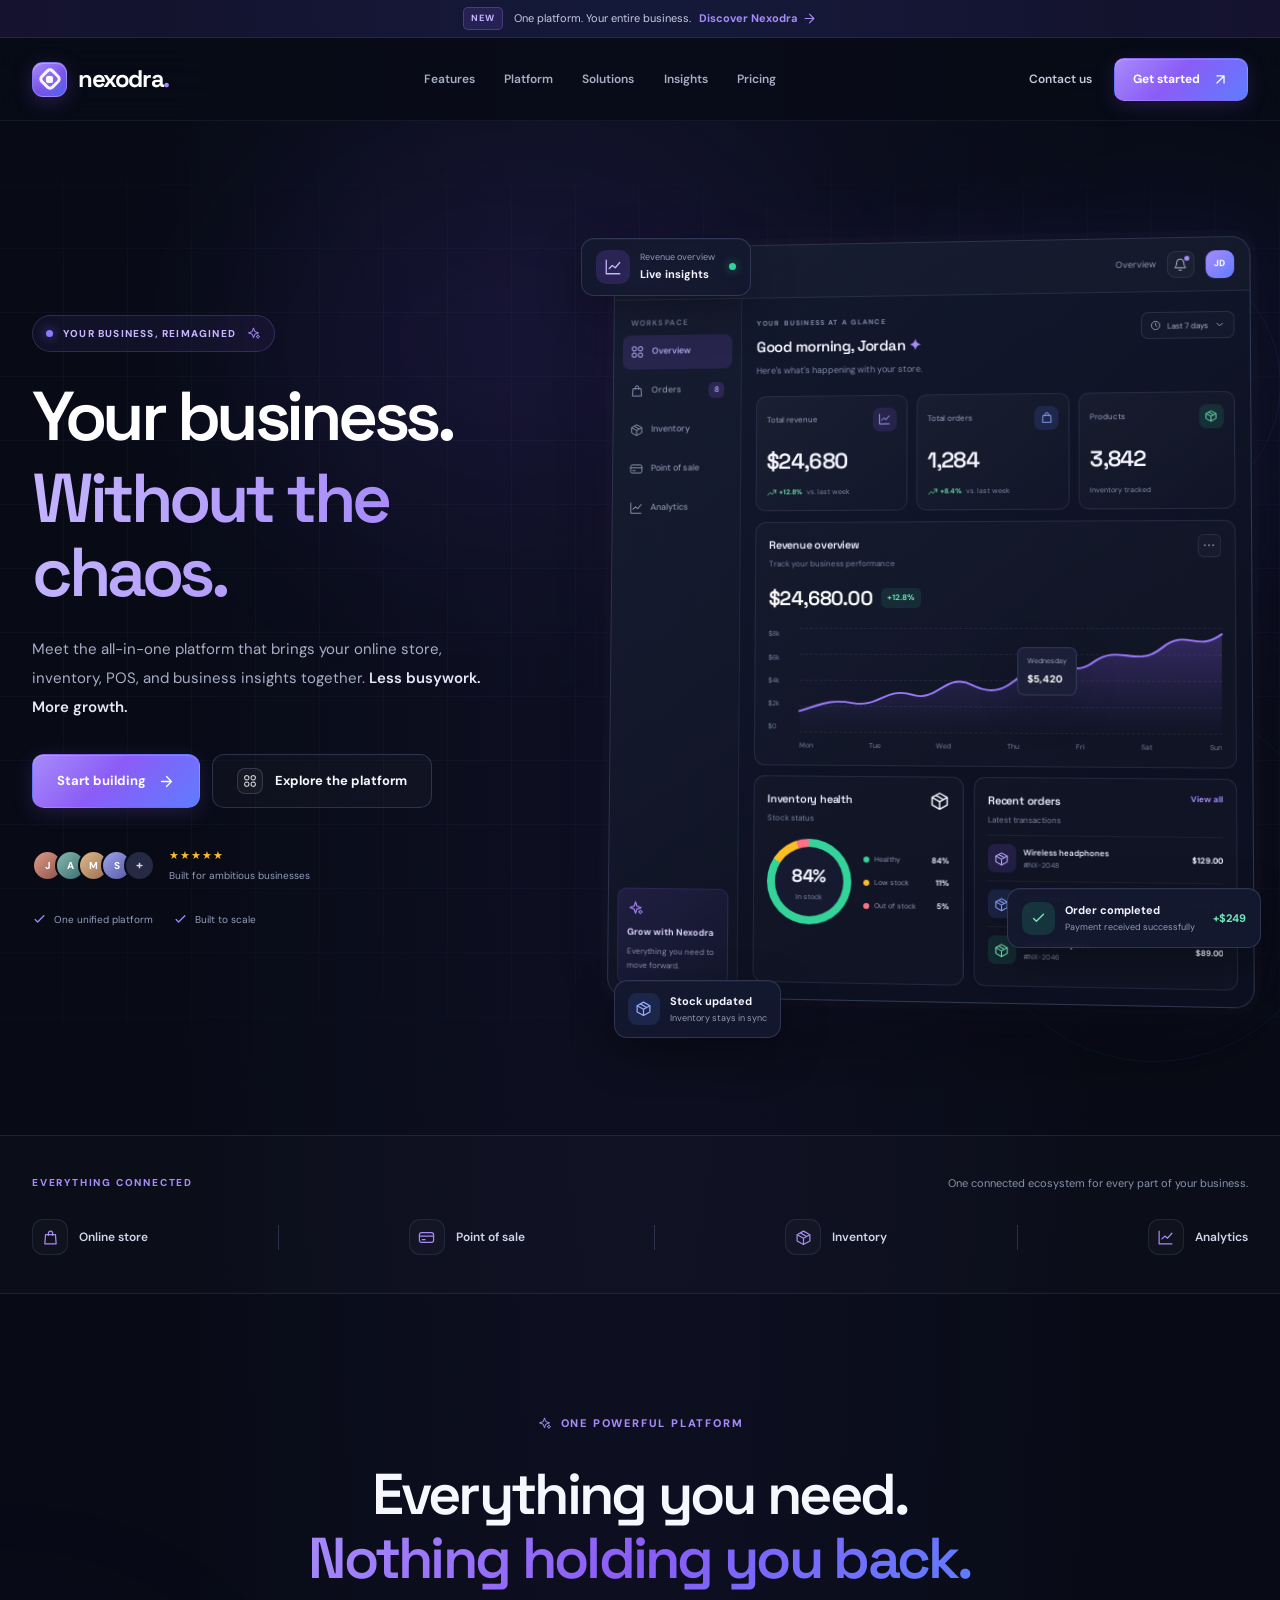
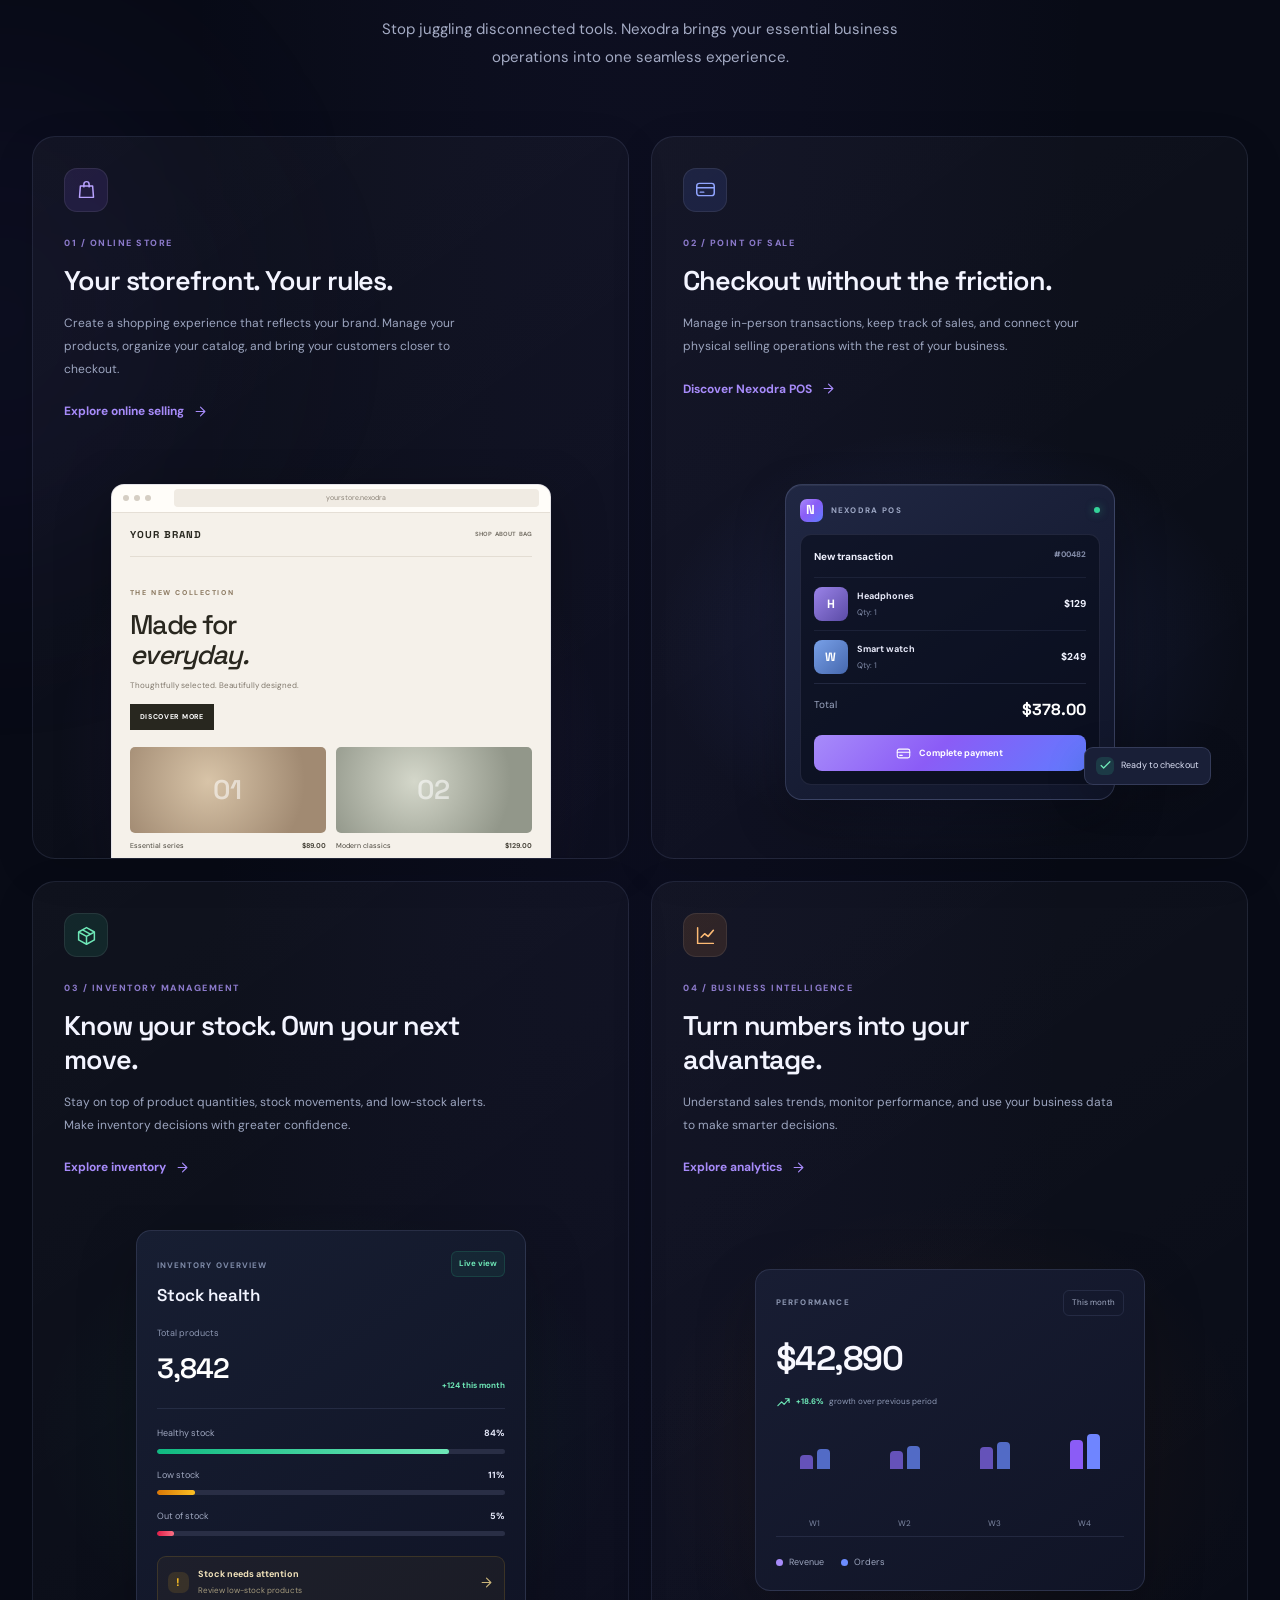
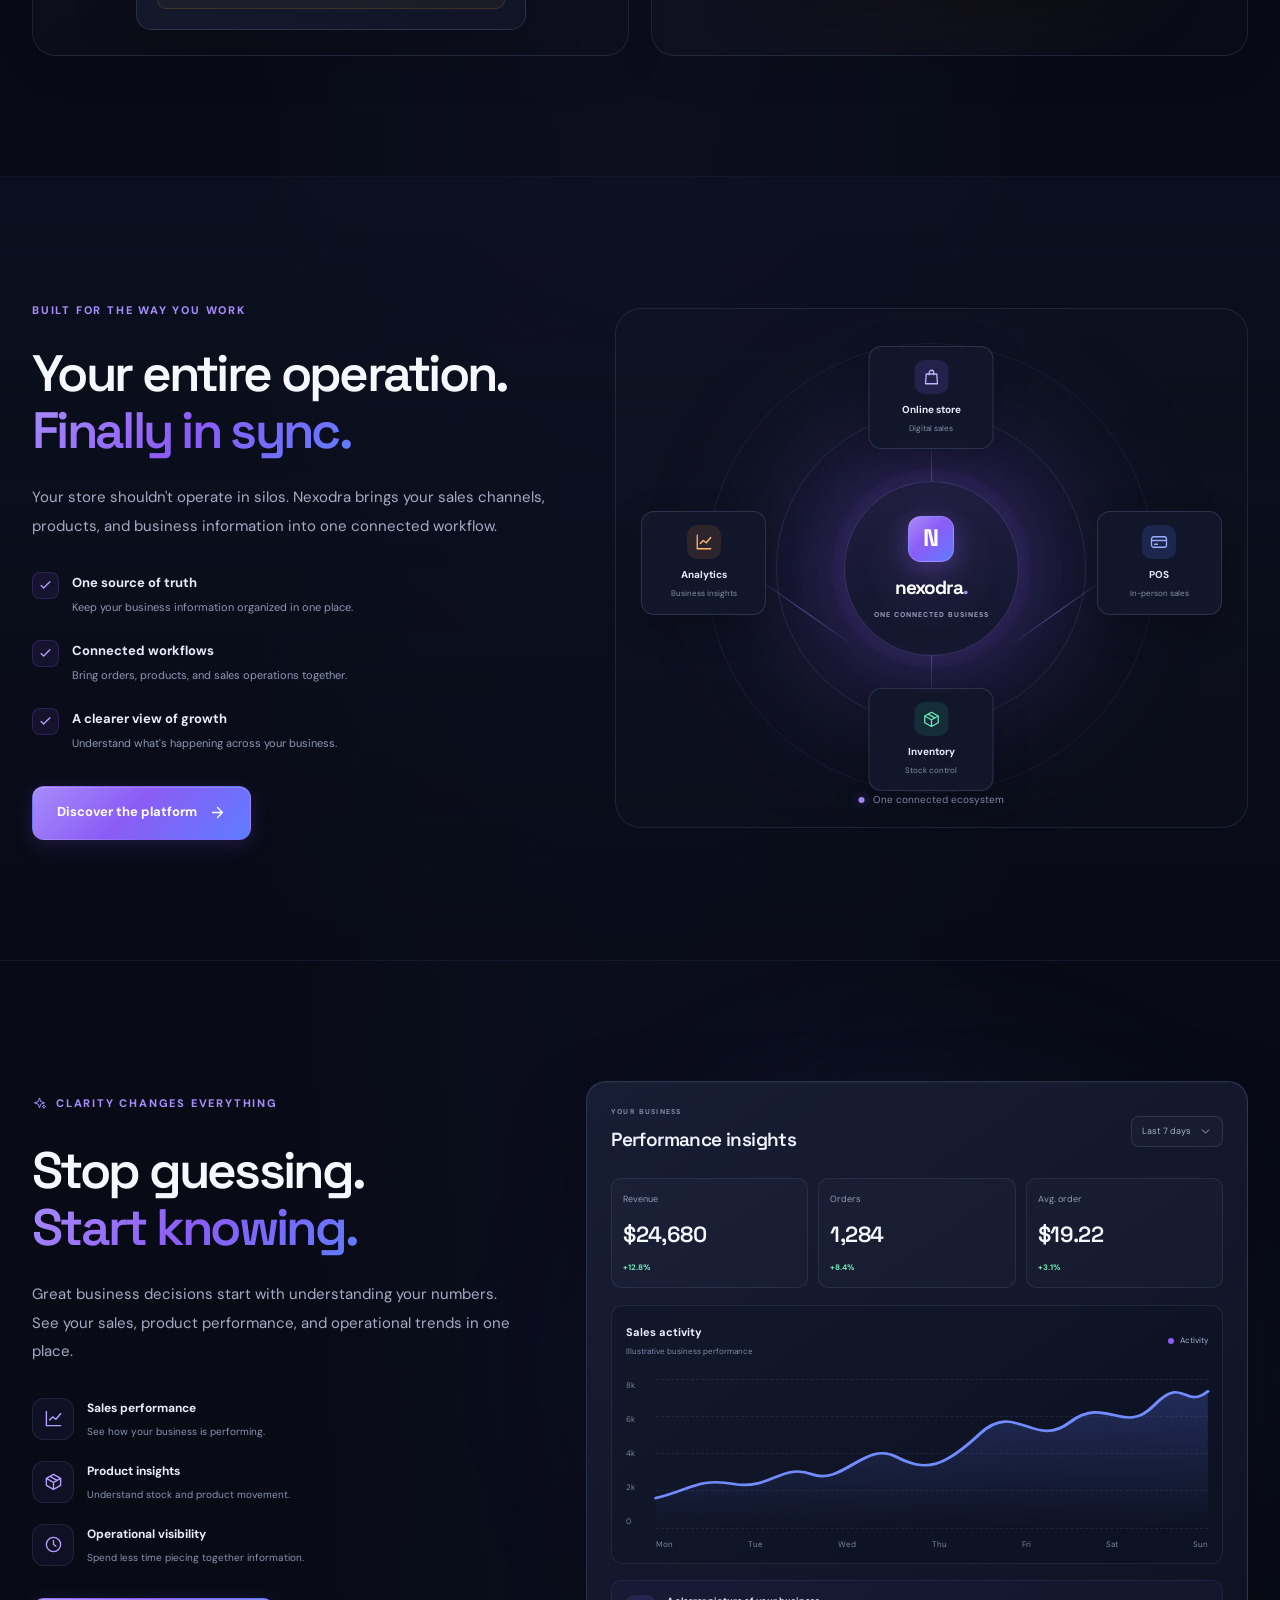
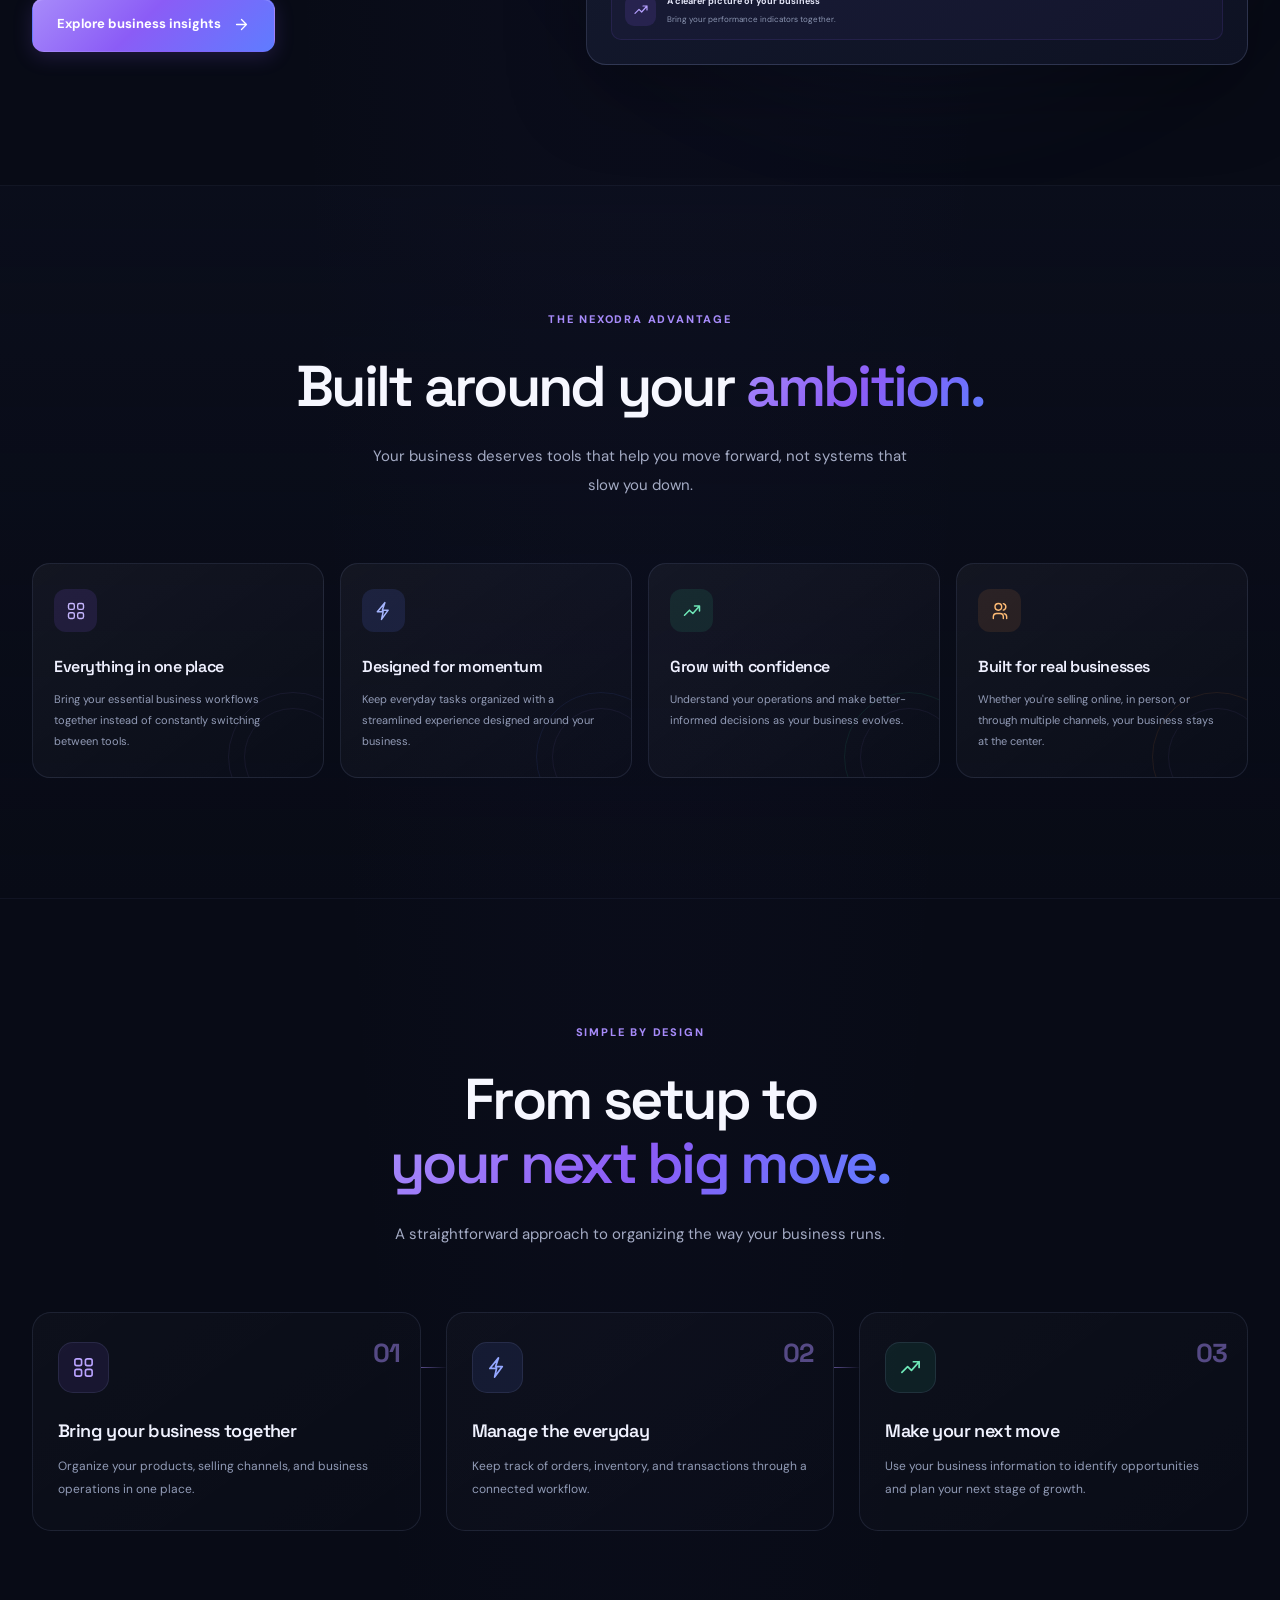
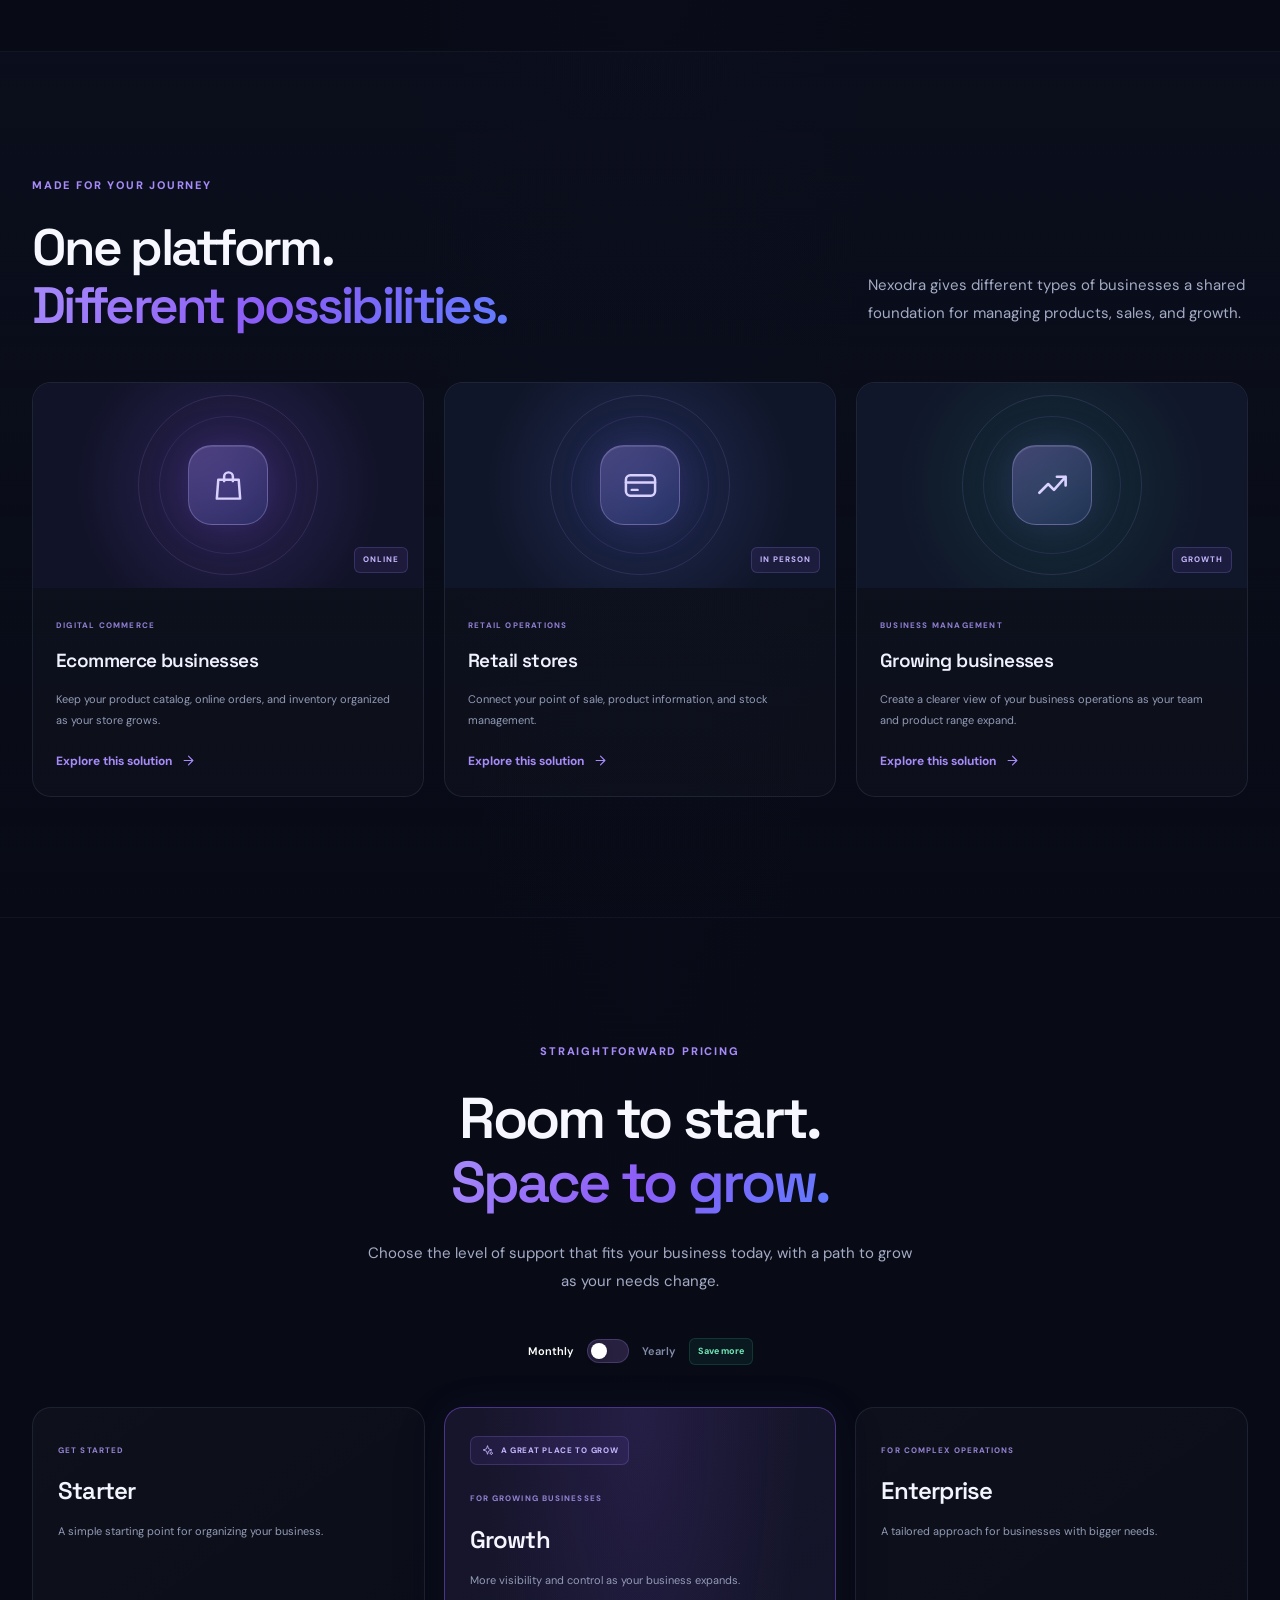
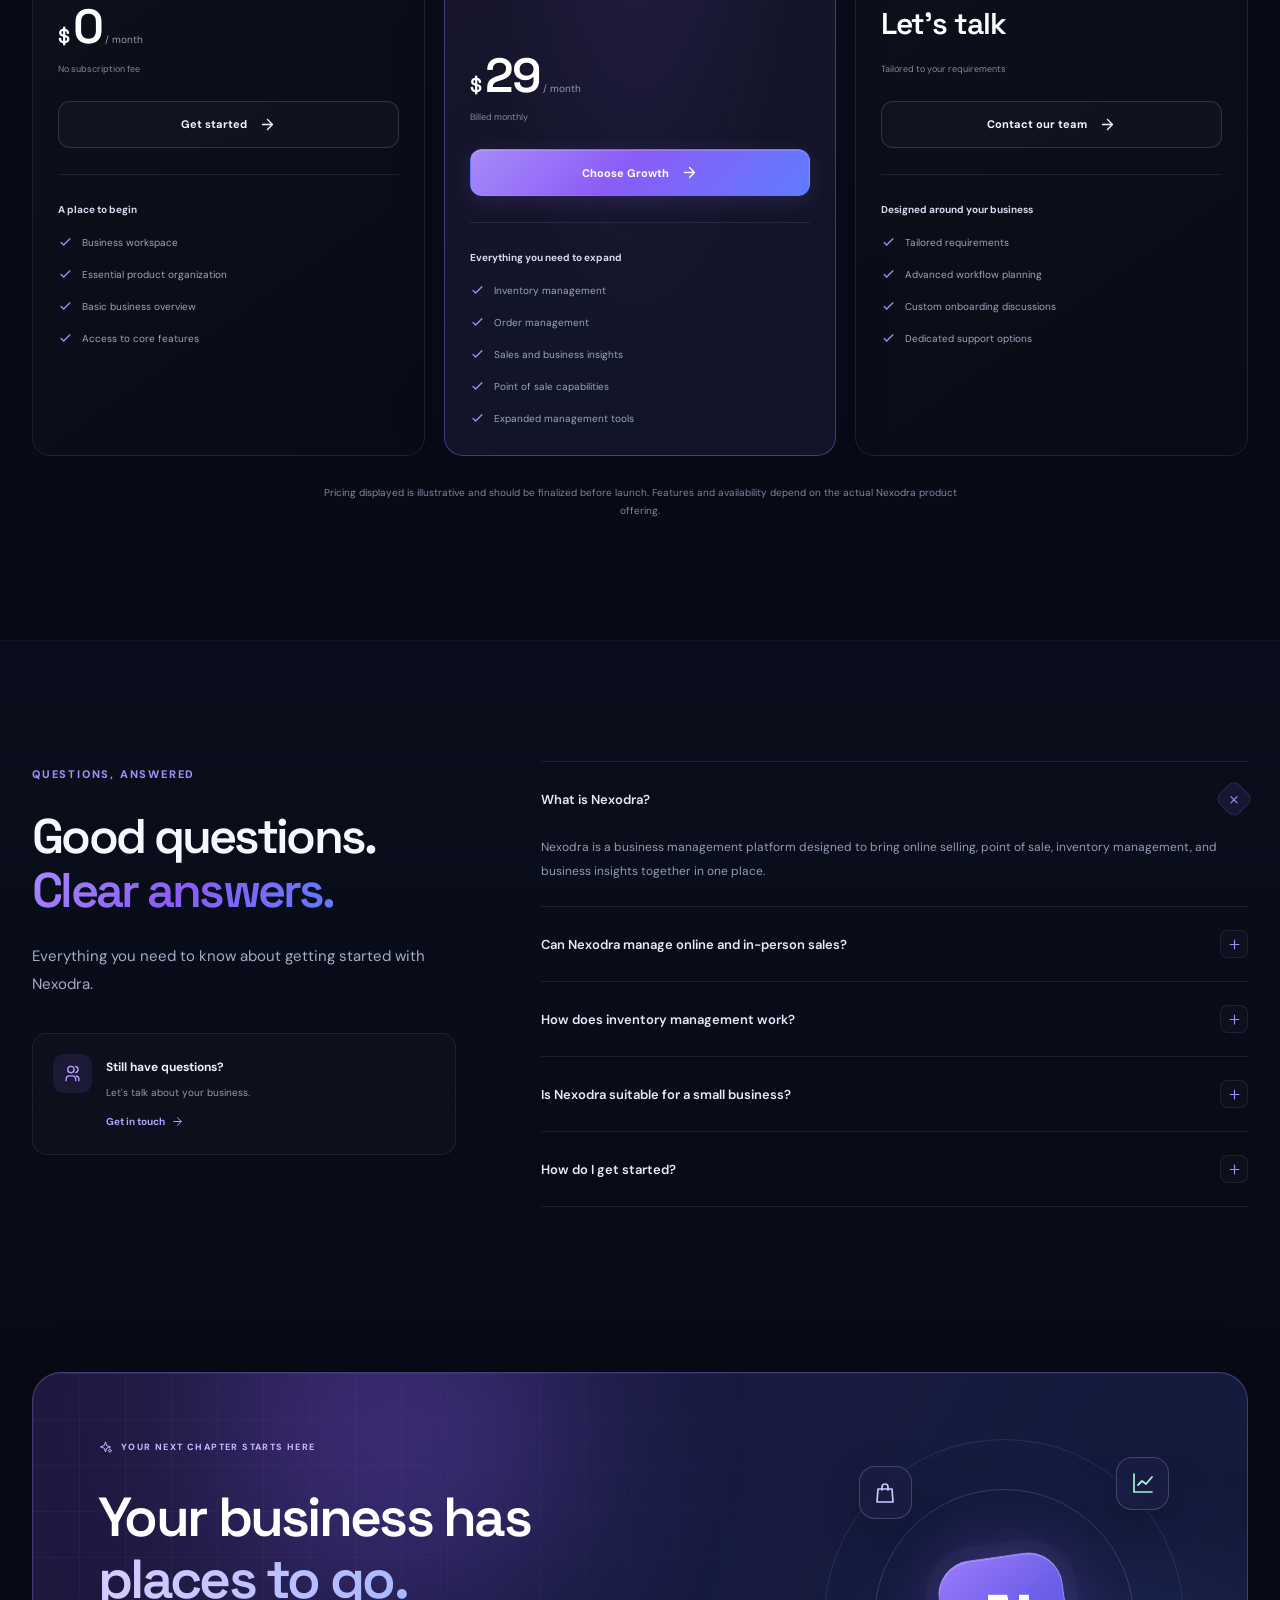
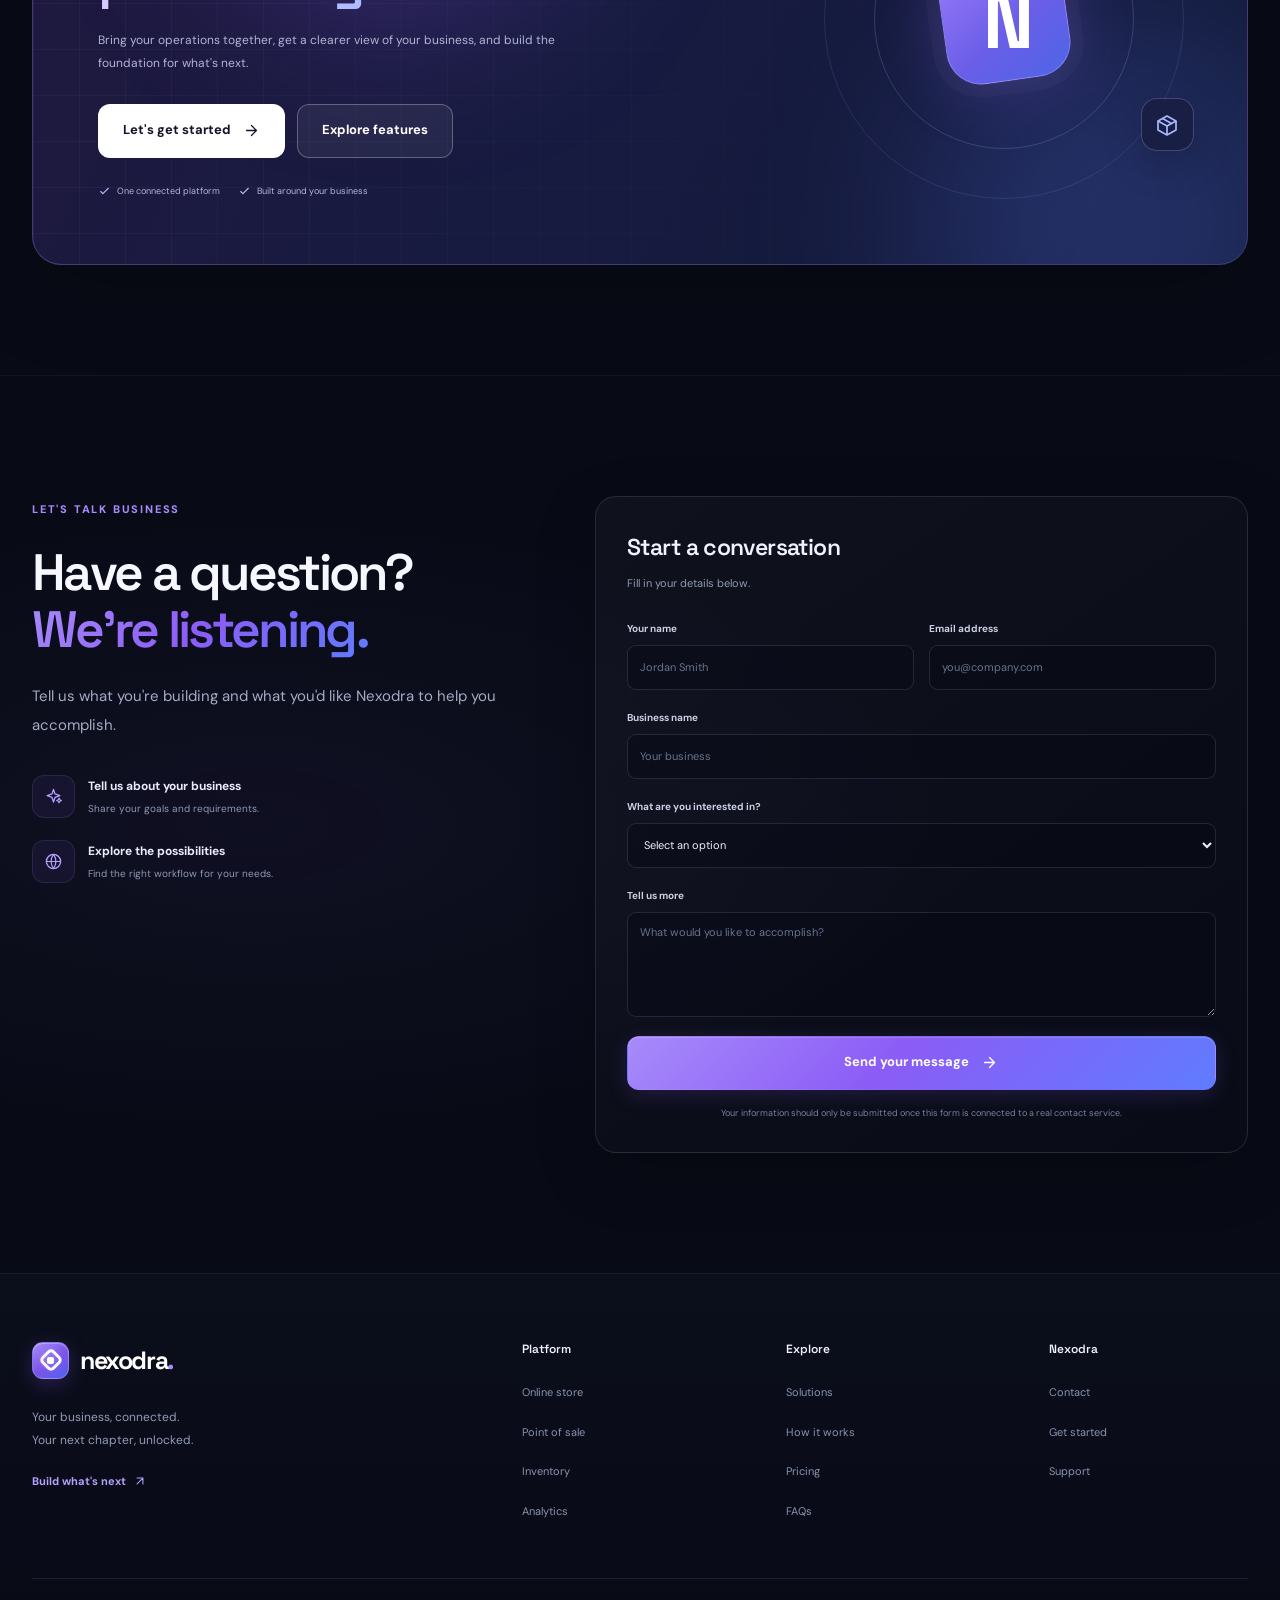
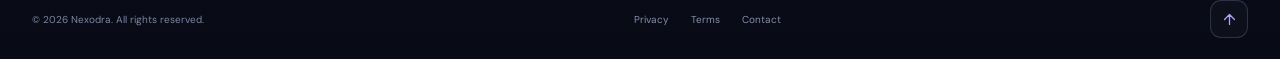
<file: Index.html>
<!DOCTYPE html>
<html lang="en">
<head>
    <meta charset="UTF-8">

    <meta
        name="viewport"
        content="width=device-width, initial-scale=1.0"
    >

    <meta
        name="theme-color"
        content="#080b16"
    >

    <meta
        name="description"
        content="Meet Nexodra — the smarter way to manage your online store, point of sale, inventory, orders, and business analytics from one powerful platform."
    >

    <meta
        name="keywords"
        content="Nexodra, inventory management, POS software, online store, business management, sales analytics, stock management"
    >

    <meta name="author" content="Nexodra">

    <title>Nexodra — Run Your Business Without Limits</title>

    <!-- Main Stylesheet -->
    <link rel="stylesheet" href="Style.css">

    <!-- Google Fonts -->
    <link rel="preconnect" href="https://fonts.googleapis.com">

    <link
        rel="preconnect"
        href="https://fonts.gstatic.com"
        crossorigin
    >

    <link
        href="https://fonts.googleapis.com/css2?family=DM+Sans:wght@400;500;600;700;800&family=Space+Grotesk:wght@400;500;600;700&display=swap"
        rel="stylesheet"
    >
</head>

<body>

    <!-- =========================================
         SVG ICON LIBRARY
         Reusable icons throughout the website
    ========================================== -->

    <svg
        xmlns="http://www.w3.org/2000/svg"
        class="svg-library"
        aria-hidden="true"
        style="position:absolute;width:0;height:0;overflow:hidden"
    >

        <symbol id="icon-arrow-right" viewBox="0 0 24 24">
            <path
                d="M5 12h14M12 5l7 7-7 7"
                fill="none"
                stroke="currentColor"
                stroke-width="1.8"
                stroke-linecap="round"
                stroke-linejoin="round"
            />
        </symbol>

        <symbol id="icon-arrow-up-right" viewBox="0 0 24 24">
            <path
                d="M7 17 17 7M7 7h10v10"
                fill="none"
                stroke="currentColor"
                stroke-width="1.8"
                stroke-linecap="round"
                stroke-linejoin="round"
            />
        </symbol>

        <symbol id="icon-chevron-down" viewBox="0 0 24 24">
            <path
                d="m6 9 6 6 6-6"
                fill="none"
                stroke="currentColor"
                stroke-width="1.8"
                stroke-linecap="round"
                stroke-linejoin="round"
            />
        </symbol>

        <symbol id="icon-check" viewBox="0 0 24 24">
            <path
                d="m5 12 4 4L19 6"
                fill="none"
                stroke="currentColor"
                stroke-width="2"
                stroke-linecap="round"
                stroke-linejoin="round"
            />
        </symbol>

        <symbol id="icon-menu" viewBox="0 0 24 24">
            <path
                d="M4 7h16M4 12h16M4 17h16"
                fill="none"
                stroke="currentColor"
                stroke-width="1.8"
                stroke-linecap="round"
            />
        </symbol>

        <symbol id="icon-close" viewBox="0 0 24 24">
            <path
                d="m6 6 12 12M18 6 6 18"
                fill="none"
                stroke="currentColor"
                stroke-width="1.8"
                stroke-linecap="round"
            />
        </symbol>

        <symbol id="icon-sparkles" viewBox="0 0 24 24">
            <path
                d="m12 3 1.9 5.8L20 11l-6.1 2.2L12 19l-1.9-5.8L4 11l6.1-2.2L12 3Z"
                fill="none"
                stroke="currentColor"
                stroke-width="1.6"
                stroke-linejoin="round"
            />
            <path
                d="m19 14 1.1 2.1L22 17l-1.9.9L19 20l-.9-2.1L16 17l2.1-.9L19 14Z"
                fill="none"
                stroke="currentColor"
                stroke-width="1.4"
                stroke-linejoin="round"
            />
        </symbol>

        <symbol id="icon-grid" viewBox="0 0 24 24">
            <rect
                x="3"
                y="3"
                width="7"
                height="7"
                rx="2"
                fill="none"
                stroke="currentColor"
                stroke-width="1.7"
            />
            <rect
                x="14"
                y="3"
                width="7"
                height="7"
                rx="2"
                fill="none"
                stroke="currentColor"
                stroke-width="1.7"
            />
            <rect
                x="3"
                y="14"
                width="7"
                height="7"
                rx="2"
                fill="none"
                stroke="currentColor"
                stroke-width="1.7"
            />
            <rect
                x="14"
                y="14"
                width="7"
                height="7"
                rx="2"
                fill="none"
                stroke="currentColor"
                stroke-width="1.7"
            />
        </symbol>

        <symbol id="icon-package" viewBox="0 0 24 24">
            <path
                d="m12 3 9 5-9 5-9-5 9-5Z"
                fill="none"
                stroke="currentColor"
                stroke-width="1.7"
                stroke-linejoin="round"
            />
            <path
                d="M3 8v9l9 5 9-5V8M12 13v9M7.5 5.5l9 5"
                fill="none"
                stroke="currentColor"
                stroke-width="1.7"
                stroke-linejoin="round"
            />
        </symbol>

        <symbol id="icon-shopping-bag" viewBox="0 0 24 24">
            <path
                d="M5 8h14l1 13H4L5 8Z"
                fill="none"
                stroke="currentColor"
                stroke-width="1.7"
                stroke-linejoin="round"
            />
            <path
                d="M9 9V6a3 3 0 0 1 6 0v3"
                fill="none"
                stroke="currentColor"
                stroke-width="1.7"
                stroke-linecap="round"
            />
        </symbol>

        <symbol id="icon-chart" viewBox="0 0 24 24">
            <path
                d="M3 3v18h18"
                fill="none"
                stroke="currentColor"
                stroke-width="1.7"
                stroke-linecap="round"
            />
            <path
                d="m7 14 4-4 4 3 6-7"
                fill="none"
                stroke="currentColor"
                stroke-width="1.8"
                stroke-linecap="round"
                stroke-linejoin="round"
            />
        </symbol>

        <symbol id="icon-users" viewBox="0 0 24 24">
            <path
                d="M16 21v-2a4 4 0 0 0-4-4H8a4 4 0 0 0-4 4v2"
                fill="none"
                stroke="currentColor"
                stroke-width="1.7"
                stroke-linecap="round"
            />
            <circle
                cx="10"
                cy="7"
                r="4"
                fill="none"
                stroke="currentColor"
                stroke-width="1.7"
            />
            <path
                d="M20 21v-2a4 4 0 0 0-3-3.87M16 3.13a4 4 0 0 1 0 7.75"
                fill="none"
                stroke="currentColor"
                stroke-width="1.7"
                stroke-linecap="round"
            />
        </symbol>

        <symbol id="icon-credit-card" viewBox="0 0 24 24">
            <rect
                x="2"
                y="5"
                width="20"
                height="14"
                rx="3"
                fill="none"
                stroke="currentColor"
                stroke-width="1.7"
            />
            <path
                d="M2 10h20M6 15h4"
                fill="none"
                stroke="currentColor"
                stroke-width="1.7"
                stroke-linecap="round"
            />
        </symbol>

        <symbol id="icon-clock" viewBox="0 0 24 24">
            <circle
                cx="12"
                cy="12"
                r="9"
                fill="none"
                stroke="currentColor"
                stroke-width="1.7"
            />
            <path
                d="M12 7v5l3 2"
                fill="none"
                stroke="currentColor"
                stroke-width="1.7"
                stroke-linecap="round"
            />
        </symbol>

        <symbol id="icon-shield" viewBox="0 0 24 24">
            <path
                d="M12 22s8-4 8-11V5l-8-3-8 3v6c0 7 8 11 8 11Z"
                fill="none"
                stroke="currentColor"
                stroke-width="1.7"
                stroke-linejoin="round"
            />
            <path
                d="m9 12 2 2 4-4"
                fill="none"
                stroke="currentColor"
                stroke-width="1.7"
                stroke-linecap="round"
                stroke-linejoin="round"
            />
        </symbol>

        <symbol id="icon-globe" viewBox="0 0 24 24">
            <circle
                cx="12"
                cy="12"
                r="9"
                fill="none"
                stroke="currentColor"
                stroke-width="1.7"
            />
            <path
                d="M3 12h18M12 3a15 15 0 0 1 0 18M12 3a15 15 0 0 0 0 18"
                fill="none"
                stroke="currentColor"
                stroke-width="1.5"
            />
        </symbol>

        <symbol id="icon-bolt" viewBox="0 0 24 24">
            <path
                d="m13 2-3 9h7L9 22l2-9H4l9-11Z"
                fill="none"
                stroke="currentColor"
                stroke-width="1.8"
                stroke-linejoin="round"
            />
        </symbol>

        <symbol id="icon-bell" viewBox="0 0 24 24">
            <path
                d="M18 8a6 6 0 0 0-12 0c0 7-3 7-3 9h18c0-2-3-2-3-9M10 21h4"
                fill="none"
                stroke="currentColor"
                stroke-width="1.7"
                stroke-linecap="round"
                stroke-linejoin="round"
            />
        </symbol>

        <symbol id="icon-search" viewBox="0 0 24 24">
            <circle
                cx="11"
                cy="11"
                r="7"
                fill="none"
                stroke="currentColor"
                stroke-width="1.7"
            />
            <path
                d="m16 16 5 5"
                fill="none"
                stroke="currentColor"
                stroke-width="1.7"
                stroke-linecap="round"
            />
        </symbol>

        <symbol id="icon-plus" viewBox="0 0 24 24">
            <path
                d="M12 5v14M5 12h14"
                fill="none"
                stroke="currentColor"
                stroke-width="1.8"
                stroke-linecap="round"
            />
        </symbol>

        <symbol id="icon-trending-up" viewBox="0 0 24 24">
            <path
                d="m3 17 6-6 4 4 8-9M15 6h6v6"
                fill="none"
                stroke="currentColor"
                stroke-width="1.8"
                stroke-linecap="round"
                stroke-linejoin="round"
            />
        </symbol>

        <symbol id="icon-menu-dots" viewBox="0 0 24 24">
            <circle cx="5" cy="12" r="1.5" fill="currentColor"/>
            <circle cx="12" cy="12" r="1.5" fill="currentColor"/>
            <circle cx="19" cy="12" r="1.5" fill="currentColor"/>
        </symbol>

    </svg>


    <!-- =========================================
         ANNOUNCEMENT BAR
    ========================================== -->

    <div class="announcement-bar">

        <div class="announcement-content">

            <span class="announcement-badge">
                NEW
            </span>

            <p>
                One platform. Your entire business.
                <a href="#features">
                    Discover Nexodra
                    <svg class="icon icon-small">
                        <use href="#icon-arrow-right"></use>
                    </svg>
                </a>
            </p>

        </div>

    </div>


    <!-- =========================================
         HEADER / NAVIGATION
    ========================================== -->

    <header class="site-header" id="top">

        <div class="container header-container">

            <a
                href="#top"
                class="brand"
                aria-label="Nexodra home"
            >

                <span class="brand-mark">

                    <span class="brand-mark-shape"></span>

                    <span class="brand-mark-core"></span>

                </span>

                <span class="brand-name">
                    nexodra<span class="brand-period">.</span>
                </span>

            </a>


            <button
                class="mobile-menu-toggle"
                id="mobileMenuToggle"
                type="button"
                aria-label="Open navigation menu"
                aria-expanded="false"
                aria-controls="mainNavigation"
            >

                <svg class="icon menu-open-icon">
                    <use href="#icon-menu"></use>
                </svg>

                <svg class="icon menu-close-icon">
                    <use href="#icon-close"></use>
                </svg>

            </button>


            <nav
                class="main-navigation"
                id="mainNavigation"
                aria-label="Main navigation"
            >

                <div class="nav-links">

                    <a href="#features" class="nav-link">
                        Features
                    </a>

                    <a href="#platform" class="nav-link">
                        Platform
                    </a>

                    <a href="#solutions" class="nav-link">
                        Solutions
                    </a>

                    <a href="#insights" class="nav-link">
                        Insights
                    </a>

                    <a href="#pricing" class="nav-link">
                        Pricing
                    </a>

                </div>


                <div class="nav-actions">

                    <a
                        href="#contact"
                        class="nav-login"
                    >
                        Contact us
                    </a>

                    <a
                        href="#get-started"
                        class="button button-primary button-nav"
                    >
                        Get started

                        <svg class="icon icon-small">
                            <use href="#icon-arrow-up-right"></use>
                        </svg>

                    </a>

                </div>

            </nav>

        </div>

    </header>


    <main>


        <!-- =====================================
             HERO SECTION
        ====================================== -->

        <section class="hero-section" id="hero">

            <div class="hero-background">

                <div class="hero-glow hero-glow-one"></div>

                <div class="hero-glow hero-glow-two"></div>

                <div class="hero-grid"></div>

            </div>


            <div class="container hero-container">

                <div class="hero-copy">

                    <div class="eyebrow hero-eyebrow">

                        <span class="status-dot"></span>

                        <span>
                            YOUR BUSINESS, REIMAGINED
                        </span>

                        <svg class="icon icon-small">
                            <use href="#icon-sparkles"></use>
                        </svg>

                    </div>


                    <h1 class="hero-title">

                        Your business.

                        <br>

                        <span class="hero-title-gradient">
                            Without the chaos.
                        </span>

                    </h1>


                    <p class="hero-description">

                        Meet the all-in-one platform that brings
                        your online store, inventory, POS, and
                        business insights together.

                        <strong>
                            Less busywork. More growth.
                        </strong>

                    </p>


                    <div class="hero-actions">

                        <a
    href="./dashboard/index.html"
    class="button button-primary button-large"
>
    Start building

    <svg class="icon">
        <use href="#icon-arrow-right"></use>
    </svg>
</a>


                        <a
                            href="#platform"
                            class="button button-secondary button-large"
                        >

                            <span class="button-play-icon">

                                <svg class="icon">
                                    <use href="#icon-grid"></use>
                                </svg>

                            </span>

                            Explore the platform

                        </a>

                    </div>


                    <div class="hero-social-proof">

                        <div class="social-proof-avatars">

                            <span class="avatar avatar-one">J</span>

                            <span class="avatar avatar-two">A</span>

                            <span class="avatar avatar-three">M</span>

                            <span class="avatar avatar-four">S</span>

                            <span class="avatar avatar-plus">+</span>

                        </div>


                        <div class="social-proof-copy">

                            <div class="social-proof-stars">
                                ★★★★★
                            </div>

                            <p>
                                Built for ambitious businesses
                            </p>

                        </div>

                    </div>


                    <div class="hero-trust-points">

                        <span>

                            <svg class="icon icon-small">
                                <use href="#icon-check"></use>
                            </svg>

                            One unified platform

                        </span>

                        <span>

                            <svg class="icon icon-small">
                                <use href="#icon-check"></use>
                            </svg>

                            Built to scale

                        </span>

                    </div>

                </div>


                <!-- HERO DASHBOARD PREVIEW -->

                <div
                    class="hero-visual"
                    id="platform"
                    aria-label="Preview of the Nexodra business dashboard"
                >

                    <div class="dashboard-orbit orbit-one"></div>

                    <div class="dashboard-orbit orbit-two"></div>


                    <div class="floating-label floating-label-top">

                        <span class="floating-label-icon floating-purple">

                            <svg class="icon">
                                <use href="#icon-chart"></use>
                            </svg>

                        </span>

                        <span class="floating-label-copy">

                            <small>Revenue overview</small>

                            <strong>Live insights</strong>

                        </span>

                        <span class="live-indicator"></span>

                    </div>


                    <div class="dashboard-window">

                        <!-- Dashboard topbar -->

                        <div class="dashboard-topbar">

                            <div class="dashboard-brand">

                                <span class="dashboard-brand-icon">

                                    <span></span>

                                </span>

                                <span>Nexodra</span>

                            </div>


                            <div class="dashboard-topbar-right">

                                <span class="dashboard-period">
                                    Overview
                                </span>

                                <button
                                    class="dashboard-icon-button"
                                    type="button"
                                    aria-label="Notifications"
                                >

                                    <svg class="icon">
                                        <use href="#icon-bell"></use>
                                    </svg>

                                    <span class="notification-dot"></span>

                                </button>


                                <div class="dashboard-user-avatar">
                                    JD
                                </div>

                            </div>

                        </div>


                        <!-- Dashboard body -->

                        <div class="dashboard-body">

                            <!-- Sidebar -->

                            <aside class="dashboard-sidebar">

                                <span class="sidebar-label">
                                    WORKSPACE
                                </span>

                                <a
                                    href="#platform"
                                    class="sidebar-link sidebar-link-active"
                                >

                                    <svg class="icon">
                                        <use href="#icon-grid"></use>
                                    </svg>

                                    <span>Overview</span>

                                </a>


                                <a
                                    href="#features"
                                    class="sidebar-link"
                                >

                                    <svg class="icon">
                                        <use href="#icon-shopping-bag"></use>
                                    </svg>

                                    <span>Orders</span>

                                    <span class="sidebar-count">8</span>

                                </a>


                                <a
                                    href="#features"
                                    class="sidebar-link"
                                >

                                    <svg class="icon">
                                        <use href="#icon-package"></use>
                                    </svg>

                                    <span>Inventory</span>

                                </a>


                                <a
                                    href="#features"
                                    class="sidebar-link"
                                >

                                    <svg class="icon">
                                        <use href="#icon-credit-card"></use>
                                    </svg>

                                    <span>Point of sale</span>

                                </a>


                                <a
                                    href="#insights"
                                    class="sidebar-link"
                                >

                                    <svg class="icon">
                                        <use href="#icon-chart"></use>
                                    </svg>

                                    <span>Analytics</span>

                                </a>


                                <div class="sidebar-bottom">

                                    <div class="sidebar-upgrade">

                                        <svg class="icon">
                                            <use href="#icon-sparkles"></use>
                                        </svg>

                                        <strong>
                                            Grow with Nexodra
                                        </strong>

                                        <p>
                                            Everything you need
                                            to move forward.
                                        </p>

                                    </div>

                                </div>

                            </aside>


                            <!-- Main dashboard content -->

                            <div class="dashboard-main">

                                <div class="dashboard-heading">

                                    <div>

                                        <p class="dashboard-greeting">
                                            YOUR BUSINESS AT A GLANCE
                                        </p>

                                        <h2>
                                            Good morning, Jordan
                                            <span>✦</span>
                                        </h2>

                                        <p class="dashboard-subtitle">
                                            Here's what's happening
                                            with your store.
                                        </p>

                                    </div>


                                    <button
                                        type="button"
                                        class="dashboard-date"
                                    >

                                        <svg class="icon icon-small">
                                            <use href="#icon-clock"></use>
                                        </svg>

                                        Last 7 days

                                        <svg class="icon icon-small">
                                            <use href="#icon-chevron-down"></use>
                                        </svg>

                                    </button>

                                </div>


                                <!-- Metric cards -->

                                <div class="dashboard-metrics">

                                    <article class="metric-card">

                                        <div class="metric-top">

                                            <span>
                                                Total revenue
                                            </span>

                                            <span class="metric-icon metric-icon-purple">

                                                <svg class="icon">
                                                    <use href="#icon-chart"></use>
                                                </svg>

                                            </span>

                                        </div>


                                        <div class="metric-value">
                                            $24,680
                                        </div>


                                        <div class="metric-footer">

                                            <span class="metric-change">

                                                <svg class="icon icon-small">
                                                    <use href="#icon-trending-up"></use>
                                                </svg>

                                                +12.8%

                                            </span>

                                            <span>
                                                vs. last week
                                            </span>

                                        </div>

                                    </article>


                                    <article class="metric-card">

                                        <div class="metric-top">

                                            <span>
                                                Total orders
                                            </span>

                                            <span class="metric-icon metric-icon-blue">

                                                <svg class="icon">
                                                    <use href="#icon-shopping-bag"></use>
                                                </svg>

                                            </span>

                                        </div>


                                        <div class="metric-value">
                                            1,284
                                        </div>


                                        <div class="metric-footer">

                                            <span class="metric-change">

                                                <svg class="icon icon-small">
                                                    <use href="#icon-trending-up"></use>
                                                </svg>

                                                +8.4%

                                            </span>

                                            <span>
                                                vs. last week
                                            </span>

                                        </div>

                                    </article>


                                    <article class="metric-card">

                                        <div class="metric-top">

                                            <span>
                                                Products
                                            </span>

                                            <span class="metric-icon metric-icon-green">

                                                <svg class="icon">
                                                    <use href="#icon-package"></use>
                                                </svg>

                                            </span>

                                        </div>


                                        <div class="metric-value">
                                            3,842
                                        </div>


                                        <div class="metric-footer">

                                            <span class="metric-neutral">
                                                Inventory tracked
                                            </span>

                                        </div>

                                    </article>

                                </div>


                                <!-- Revenue chart -->

                                <article class="dashboard-panel revenue-panel">

                                    <div class="panel-heading">

                                        <div>

                                            <h3>
                                                Revenue overview
                                            </h3>

                                            <p>
                                                Track your business performance
                                            </p>

                                        </div>


                                        <button
                                            class="panel-menu-button"
                                            type="button"
                                            aria-label="Revenue chart options"
                                        >

                                            <svg class="icon">
                                                <use href="#icon-menu-dots"></use>
                                            </svg>

                                        </button>

                                    </div>


                                    <div class="revenue-summary">

                                        <span class="revenue-amount">
                                            $24,680.00
                                        </span>

                                        <span class="revenue-growth">
                                            +12.8%
                                        </span>

                                    </div>


                                    <div
                                        class="revenue-chart"
                                        role="img"
                                        aria-label="Illustrative weekly revenue chart showing an upward trend"
                                    >

                                        <div class="chart-y-labels">

                                            <span>$8k</span>

                                            <span>$6k</span>

                                            <span>$4k</span>

                                            <span>$2k</span>

                                            <span>$0</span>

                                        </div>


                                        <div class="chart-plot">

                                            <div class="chart-grid-lines">

                                                <span></span>

                                                <span></span>

                                                <span></span>

                                                <span></span>

                                                <span></span>

                                            </div>


                                            <svg
                                                class="revenue-svg"
                                                viewBox="0 0 500 170"
                                                preserveAspectRatio="none"
                                                aria-hidden="true"
                                            >

                                                <defs>

                                                    <linearGradient
                                                        id="revenueFill"
                                                        x1="0"
                                                        y1="0"
                                                        x2="0"
                                                        y2="1"
                                                    >

                                                        <stop
                                                            offset="0%"
                                                            stop-color="#8b5cf6"
                                                            stop-opacity=".28"
                                                        />

                                                        <stop
                                                            offset="100%"
                                                            stop-color="#8b5cf6"
                                                            stop-opacity="0"
                                                        />

                                                    </linearGradient>

                                                </defs>


                                                <path
                                                    class="chart-area"
                                                    d="M0 135 C25 125 35 115 65 122 S105 95 135 108 S175 72 205 91 S245 100 275 65 S320 86 350 55 S400 65 430 32 S470 40 500 10 L500 170 L0 170 Z"
                                                    fill="url(#revenueFill)"
                                                />


                                                <path
                                                    class="chart-line"
                                                    d="M0 135 C25 125 35 115 65 122 S105 95 135 108 S175 72 205 91 S245 100 275 65 S320 86 350 55 S400 65 430 32 S470 40 500 10"
                                                    fill="none"
                                                    stroke="#9b7aff"
                                                    stroke-width="3"
                                                    stroke-linecap="round"
                                                />


                                                <circle
                                                    cx="275"
                                                    cy="65"
                                                    r="5"
                                                    fill="#ffffff"
                                                    stroke="#9b7aff"
                                                    stroke-width="3"
                                                />

                                            </svg>


                                            <div class="chart-tooltip">

                                                <span>
                                                    Wednesday
                                                </span>

                                                <strong>
                                                    $5,420
                                                </strong>

                                            </div>

                                        </div>

                                    </div>


                                    <div class="chart-x-labels">

                                        <span>Mon</span>

                                        <span>Tue</span>

                                        <span>Wed</span>

                                        <span>Thu</span>

                                        <span>Fri</span>

                                        <span>Sat</span>

                                        <span>Sun</span>

                                    </div>

                                </article>


                                <!-- Dashboard lower panels -->

                                <div class="dashboard-lower-grid">

                                    <article class="dashboard-panel inventory-panel">

                                        <div class="panel-heading">

                                            <div>

                                                <h3>
                                                    Inventory health
                                                </h3>

                                                <p>
                                                    Stock status
                                                </p>

                                            </div>

                                            <svg class="icon">
                                                <use href="#icon-package"></use>
                                            </svg>

                                        </div>


                                        <div class="inventory-health">

                                            <div class="inventory-ring">

                                                <div class="inventory-ring-inner">

                                                    <strong>84%</strong>

                                                    <span>In stock</span>

                                                </div>

                                            </div>


                                            <div class="inventory-legend">

                                                <div>

                                                    <span class="legend-dot legend-green"></span>

                                                    <span>Healthy</span>

                                                    <strong>84%</strong>

                                                </div>


                                                <div>

                                                    <span class="legend-dot legend-yellow"></span>

                                                    <span>Low stock</span>

                                                    <strong>11%</strong>

                                                </div>


                                                <div>

                                                    <span class="legend-dot legend-red"></span>

                                                    <span>Out of stock</span>

                                                    <strong>5%</strong>

                                                </div>

                                            </div>

                                        </div>

                                    </article>


                                    <article class="dashboard-panel orders-panel">

                                        <div class="panel-heading">

                                            <div>

                                                <h3>
                                                    Recent orders
                                                </h3>

                                                <p>
                                                    Latest transactions
                                                </p>

                                            </div>


                                            <a
                                                href="#features"
                                                class="panel-text-link"
                                            >
                                                View all
                                            </a>

                                        </div>


                                        <div class="order-row">

                                            <span class="order-product-icon product-purple">
                                                <svg class="icon">
                                                    <use href="#icon-package"></use>
                                                </svg>
                                            </span>

                                            <span class="order-info">

                                                <strong>
                                                    Wireless headphones
                                                </strong>

                                                <small>
                                                    #NX-2048
                                                </small>

                                            </span>

                                            <span class="order-price">
                                                $129.00
                                            </span>

                                        </div>


                                        <div class="order-row">

                                            <span class="order-product-icon product-blue">
                                                <svg class="icon">
                                                    <use href="#icon-package"></use>
                                                </svg>
                                            </span>

                                            <span class="order-info">

                                                <strong>
                                                    Smart watch
                                                </strong>

                                                <small>
                                                    #NX-2047
                                                </small>

                                            </span>

                                            <span class="order-price">
                                                $249.00
                                            </span>

                                        </div>


                                        <div class="order-row">

                                            <span class="order-product-icon product-green">
                                                <svg class="icon">
                                                    <use href="#icon-package"></use>
                                                </svg>
                                            </span>

                                            <span class="order-info">

                                                <strong>
                                                    Travel backpack
                                                </strong>

                                                <small>
                                                    #NX-2046
                                                </small>

                                            </span>

                                            <span class="order-price">
                                                $89.00
                                            </span>

                                        </div>

                                    </article>

                                </div>

                            </div>

                        </div>

                    </div>


                    <!-- Floating order notification -->

                    <div class="floating-notification">

                        <span class="notification-icon">

                            <svg class="icon">
                                <use href="#icon-check"></use>
                            </svg>

                        </span>


                        <span class="notification-copy">

                            <strong>
                                Order completed
                            </strong>

                            <small>
                                Payment received successfully
                            </small>

                        </span>


                        <span class="notification-amount">
                            +$249
                        </span>

                    </div>


                    <!-- Floating stock notification -->

                    <div class="floating-stock-card">

                        <span class="stock-card-icon">

                            <svg class="icon">
                                <use href="#icon-package"></use>
                            </svg>

                        </span>


                        <span class="stock-card-copy">

                            <strong>
                                Stock updated
                            </strong>

                            <small>
                                Inventory stays in sync
                            </small>

                        </span>

                    </div>

                </div>

            </div>


            <!-- Hero bottom transition -->

            <div class="hero-bottom-fade"></div>

        </section>



        <!-- =====================================
             TRUST / CAPABILITY STRIP
        ====================================== -->

        <section class="trust-section">

            <div class="container">

                <div class="trust-heading">

                    <span class="section-overline">
                        EVERYTHING CONNECTED
                    </span>

                    <p>
                        One connected ecosystem for every part
                        of your business.
                    </p>

                </div>


                <div class="trust-capabilities">

                    <div class="trust-capability">

                        <span class="trust-capability-icon">
                            <svg class="icon">
                                <use href="#icon-shopping-bag"></use>
                            </svg>
                        </span>

                        <span>Online store</span>

                    </div>


                    <span class="capability-divider"></span>


                    <div class="trust-capability">

                        <span class="trust-capability-icon">
                            <svg class="icon">
                                <use href="#icon-credit-card"></use>
                            </svg>
                        </span>

                        <span>Point of sale</span>

                    </div>


                    <span class="capability-divider"></span>


                    <div class="trust-capability">

                        <span class="trust-capability-icon">
                            <svg class="icon">
                                <use href="#icon-package"></use>
                            </svg>
                        </span>

                        <span>Inventory</span>

                    </div>


                    <span class="capability-divider"></span>


                    <div class="trust-capability">

                        <span class="trust-capability-icon">
                            <svg class="icon">
                                <use href="#icon-chart"></use>
                            </svg>
                        </span>

                        <span>Analytics</span>

                    </div>

                </div>

            </div>

        </section>



        <!-- =====================================
             FEATURES SECTION
        ====================================== -->

        <section class="features-section section-padding" id="features">

            <div class="container">

                <div class="section-heading section-heading-centered">

                    <span class="section-overline">

                        <svg class="icon icon-small">
                            <use href="#icon-sparkles"></use>
                        </svg>

                        ONE POWERFUL PLATFORM

                    </span>


                    <h2 class="section-title">

                        Everything you need.

                        <br>

                        <span class="text-gradient">
                            Nothing holding you back.
                        </span>

                    </h2>


                    <p class="section-description">

                        Stop juggling disconnected tools.

                        Nexodra brings your essential business
                        operations into one seamless experience.

                    </p>

                </div>


                <div class="features-grid">

                    <!-- Feature 1 -->

                    <article class="feature-card feature-card-large">

                        <div class="feature-card-copy">

                            <div class="feature-icon feature-icon-purple">

                                <svg class="icon">
                                    <use href="#icon-shopping-bag"></use>
                                </svg>

                            </div>


                            <span class="feature-number">
                                01 / ONLINE STORE
                            </span>


                            <h3>
                                Your storefront.
                                Your rules.
                            </h3>


                            <p>
                                Create a shopping experience that
                                reflects your brand. Manage your
                                products, organize your catalog,
                                and bring your customers closer
                                to checkout.
                            </p>


                            <a
                                href="#get-started"
                                class="feature-link"
                            >

                                Explore online selling

                                <svg class="icon icon-small">
                                    <use href="#icon-arrow-right"></use>
                                </svg>

                            </a>

                        </div>


                        <div class="feature-visual storefront-visual">

                            <div class="mini-store-window">

                                <div class="mini-store-toolbar">

                                    <span></span>
                                    <span></span>
                                    <span></span>

                                    <div class="mini-store-url">
                                        yourstore.nexodra
                                    </div>

                                </div>


                                <div class="mini-store-content">

                                    <div class="mini-store-header">

                                        <div class="mini-store-logo">
                                            YOUR BRAND
                                        </div>

                                        <div class="mini-store-nav">
                                            SHOP &nbsp; ABOUT &nbsp; BAG
                                        </div>

                                    </div>


                                    <div class="mini-store-hero">

                                        <span class="mini-store-kicker">
                                            THE NEW COLLECTION
                                        </span>

                                        <h4>
                                            Made for
                                            <span>everyday.</span>
                                        </h4>

                                        <p>
                                            Thoughtfully selected.
                                            Beautifully designed.
                                        </p>

                                        <span class="mini-store-button">
                                            DISCOVER MORE
                                        </span>

                                    </div>


                                    <div class="mini-product-grid">

                                        <div class="mini-product">

                                            <div class="mini-product-image mini-product-one">
                                                <span>01</span>
                                            </div>

                                            <div class="mini-product-info">
                                                <span>Essential series</span>
                                                <strong>$89.00</strong>
                                            </div>

                                        </div>


                                        <div class="mini-product">

                                            <div class="mini-product-image mini-product-two">
                                                <span>02</span>
                                            </div>

                                            <div class="mini-product-info">
                                                <span>Modern classics</span>
                                                <strong>$129.00</strong>
                                            </div>

                                        </div>

                                    </div>

                                </div>

                            </div>

                        </div>

                    </article>



                    <!-- Feature 2 -->

                    <article class="feature-card">

                        <div class="feature-card-copy">

                            <div class="feature-icon feature-icon-blue">

                                <svg class="icon">
                                    <use href="#icon-credit-card"></use>
                                </svg>

                            </div>


                            <span class="feature-number">
                                02 / POINT OF SALE
                            </span>


                            <h3>
                                Checkout without
                                the friction.
                            </h3>


                            <p>
                                Manage in-person transactions,
                                keep track of sales, and connect
                                your physical selling operations
                                with the rest of your business.
                            </p>


                            <a
                                href="#get-started"
                                class="feature-link"
                            >

                                Discover Nexodra POS

                                <svg class="icon icon-small">
                                    <use href="#icon-arrow-right"></use>
                                </svg>

                            </a>

                        </div>


                        <div class="feature-visual pos-visual">

                            <div class="pos-terminal">

                                <div class="pos-terminal-top">

                                    <div class="pos-brand-mark">
                                        N
                                    </div>

                                    <span>
                                        NEXODRA POS
                                    </span>

                                    <span class="pos-status-dot"></span>

                                </div>


                                <div class="pos-screen">

                                    <div class="pos-screen-heading">

                                        <span>New transaction</span>

                                        <span class="pos-order-id">
                                            #00482
                                        </span>

                                    </div>


                                    <div class="pos-item">

                                        <span class="pos-item-icon pos-item-icon-one">
                                            H
                                        </span>

                                        <span class="pos-item-name">
                                            <strong>
                                                Headphones
                                            </strong>

                                            <small>
                                                Qty: 1
                                            </small>
                                        </span>

                                        <strong>
                                            $129
                                        </strong>

                                    </div>


                                    <div class="pos-item">

                                        <span class="pos-item-icon pos-item-icon-two">
                                            W
                                        </span>

                                        <span class="pos-item-name">
                                            <strong>
                                                Smart watch
                                            </strong>

                                            <small>
                                                Qty: 1
                                            </small>
                                        </span>

                                        <strong>
                                            $249
                                        </strong>

                                    </div>


                                    <div class="pos-total">

                                        <span>Total</span>

                                        <strong>$378.00</strong>

                                    </div>


                                    <div class="pos-pay-button">

                                        <svg class="icon icon-small">
                                            <use href="#icon-credit-card"></use>
                                        </svg>

                                        Complete payment

                                    </div>

                                </div>

                            </div>


                            <div class="pos-floating-chip">

                                <span class="pos-chip-check">

                                    <svg class="icon icon-small">
                                        <use href="#icon-check"></use>
                                    </svg>

                                </span>

                                <span>
                                    Ready to checkout
                                </span>

                            </div>

                        </div>

                    </article>



                    <!-- Feature 3 -->

                    <article class="feature-card">

                        <div class="feature-card-copy">

                            <div class="feature-icon feature-icon-green">

                                <svg class="icon">
                                    <use href="#icon-package"></use>
                                </svg>

                            </div>


                            <span class="feature-number">
                                03 / INVENTORY MANAGEMENT
                            </span>


                            <h3>
                                Know your stock.
                                Own your next move.
                            </h3>


                            <p>
                                Stay on top of product quantities,
                                stock movements, and low-stock
                                alerts. Make inventory decisions
                                with greater confidence.
                            </p>


                            <a
                                href="#get-started"
                                class="feature-link"
                            >

                                Explore inventory

                                <svg class="icon icon-small">
                                    <use href="#icon-arrow-right"></use>
                                </svg>

                            </a>

                        </div>


                        <div class="feature-visual stock-visual">

                            <div class="stock-panel">

                                <div class="stock-panel-header">

                                    <div>

                                        <span>INVENTORY OVERVIEW</span>

                                        <h4>
                                            Stock health
                                        </h4>

                                    </div>

                                    <span class="stock-panel-badge">
                                        Live view
                                    </span>

                                </div>


                                <div class="stock-total-row">

                                    <div>

                                        <span>Total products</span>

                                        <strong>3,842</strong>

                                    </div>

                                    <div class="stock-total-change">
                                        +124 this month
                                    </div>

                                </div>


                                <div class="stock-progress-item">

                                    <div class="stock-progress-heading">

                                        <span>Healthy stock</span>

                                        <strong>84%</strong>

                                    </div>

                                    <div class="stock-progress-track">
                                        <span class="stock-progress-fill stock-fill-green"></span>
                                    </div>

                                </div>


                                <div class="stock-progress-item">

                                    <div class="stock-progress-heading">

                                        <span>Low stock</span>

                                        <strong>11%</strong>

                                    </div>

                                    <div class="stock-progress-track">
                                        <span class="stock-progress-fill stock-fill-yellow"></span>
                                    </div>

                                </div>


                                <div class="stock-progress-item">

                                    <div class="stock-progress-heading">

                                        <span>Out of stock</span>

                                        <strong>5%</strong>

                                    </div>

                                    <div class="stock-progress-track">
                                        <span class="stock-progress-fill stock-fill-red"></span>
                                    </div>

                                </div>


                                <div class="stock-alert">

                                    <span class="stock-alert-icon">!</span>

                                    <span>

                                        <strong>
                                            Stock needs attention
                                        </strong>

                                        <small>
                                            Review low-stock products
                                        </small>

                                    </span>

                                    <svg class="icon icon-small">
                                        <use href="#icon-arrow-right"></use>
                                    </svg>

                                </div>

                            </div>

                        </div>

                    </article>



                    <!-- Feature 4 -->

                    <article class="feature-card">

                        <div class="feature-card-copy">

                            <div class="feature-icon feature-icon-orange">

                                <svg class="icon">
                                    <use href="#icon-chart"></use>
                                </svg>

                            </div>


                            <span class="feature-number">
                                04 / BUSINESS INTELLIGENCE
                            </span>


                            <h3>
                                Turn numbers
                                into your advantage.
                            </h3>


                            <p>
                                Understand sales trends, monitor
                                performance, and use your business
                                data to make smarter decisions.
                            </p>


                            <a
                                href="#insights"
                                class="feature-link"
                            >

                                Explore analytics

                                <svg class="icon icon-small">
                                    <use href="#icon-arrow-right"></use>
                                </svg>

                            </a>

                        </div>


                        <div class="feature-visual analytics-visual">

                            <div class="analytics-card">

                                <div class="analytics-card-header">

                                    <span>PERFORMANCE</span>

                                    <span class="analytics-period">
                                        This month
                                    </span>

                                </div>


                                <div class="analytics-big-number">
                                    $42,890
                                </div>


                                <div class="analytics-growth">

                                    <svg class="icon icon-small">
                                        <use href="#icon-trending-up"></use>
                                    </svg>

                                    <strong>+18.6%</strong>

                                    <span>
                                        growth over previous period
                                    </span>

                                </div>


                                <div class="analytics-bars">

                                    <div class="analytics-bar-group">
                                        <span class="analytics-bar bar-one"></span>
                                        <span class="analytics-bar bar-two"></span>
                                        <small>W1</small>
                                    </div>

                                    <div class="analytics-bar-group">
                                        <span class="analytics-bar bar-three"></span>
                                        <span class="analytics-bar bar-four"></span>
                                        <small>W2</small>
                                    </div>

                                    <div class="analytics-bar-group">
                                        <span class="analytics-bar bar-five"></span>
                                        <span class="analytics-bar bar-six"></span>
                                        <small>W3</small>
                                    </div>

                                    <div class="analytics-bar-group">
                                        <span class="analytics-bar bar-seven"></span>
                                        <span class="analytics-bar bar-eight"></span>
                                        <small>W4</small>
                                    </div>

                                </div>


                                <div class="analytics-legend">

                                    <span>
                                        <i class="legend-dot legend-purple"></i>
                                        Revenue
                                    </span>

                                    <span>
                                        <i class="legend-dot legend-blue"></i>
                                        Orders
                                    </span>

                                </div>

                            </div>

                        </div>

                    </article>

                </div>

            </div>

        </section>



        <!-- =====================================
             PLATFORM SECTION
        ====================================== -->

        <section class="platform-section section-padding" id="solutions">

            <div class="container">

                <div class="platform-grid">

                    <div class="platform-copy">

                        <span class="section-overline">
                            BUILT FOR THE WAY YOU WORK
                        </span>


                        <h2 class="section-title">

                            Your entire operation.

                            <br>

                            <span class="text-gradient">
                                Finally in sync.
                            </span>

                        </h2>


                        <p class="section-description">

                            Your store shouldn't operate in silos.

                            Nexodra brings your sales channels,
                            products, and business information
                            into one connected workflow.

                        </p>


                        <div class="platform-benefits">

                            <div class="platform-benefit">

                                <span class="platform-benefit-icon">

                                    <svg class="icon">
                                        <use href="#icon-check"></use>
                                    </svg>

                                </span>

                                <div>

                                    <h3>
                                        One source of truth
                                    </h3>

                                    <p>
                                        Keep your business information
                                        organized in one place.
                                    </p>

                                </div>

                            </div>


                            <div class="platform-benefit">

                                <span class="platform-benefit-icon">

                                    <svg class="icon">
                                        <use href="#icon-check"></use>
                                    </svg>

                                </span>

                                <div>

                                    <h3>
                                        Connected workflows
                                    </h3>

                                    <p>
                                        Bring orders, products, and
                                        sales operations together.
                                    </p>

                                </div>

                            </div>


                            <div class="platform-benefit">

                                <span class="platform-benefit-icon">

                                    <svg class="icon">
                                        <use href="#icon-check"></use>
                                    </svg>

                                </span>

                                <div>

                                    <h3>
                                        A clearer view of growth
                                    </h3>

                                    <p>
                                        Understand what's happening
                                        across your business.
                                    </p>

                                </div>

                            </div>

                        </div>


                        <a
                            href="#get-started"
                            class="button button-primary button-large"
                        >

                            Discover the platform

                            <svg class="icon">
                                <use href="#icon-arrow-right"></use>
                            </svg>

                        </a>

                    </div>


                    <!-- Connected ecosystem visual -->

                    <div class="ecosystem-visual">

                        <div class="ecosystem-glow"></div>


                        <div class="ecosystem-orbit ecosystem-orbit-one"></div>

                        <div class="ecosystem-orbit ecosystem-orbit-two"></div>


                        <div class="ecosystem-connector ecosystem-connector-one"></div>

                        <div class="ecosystem-connector ecosystem-connector-two"></div>

                        <div class="ecosystem-connector ecosystem-connector-three"></div>

                        <div class="ecosystem-connector ecosystem-connector-four"></div>


                        <div class="ecosystem-node ecosystem-node-store">

                            <span class="ecosystem-node-icon ecosystem-store-icon">

                                <svg class="icon">
                                    <use href="#icon-shopping-bag"></use>
                                </svg>

                            </span>

                            <strong>Online store</strong>

                            <small>Digital sales</small>

                        </div>


                        <div class="ecosystem-node ecosystem-node-pos">

                            <span class="ecosystem-node-icon ecosystem-pos-icon">

                                <svg class="icon">
                                    <use href="#icon-credit-card"></use>
                                </svg>

                            </span>

                            <strong>POS</strong>

                            <small>In-person sales</small>

                        </div>


                        <div class="ecosystem-node ecosystem-node-inventory">

                            <span class="ecosystem-node-icon ecosystem-inventory-icon">

                                <svg class="icon">
                                    <use href="#icon-package"></use>
                                </svg>

                            </span>

                            <strong>Inventory</strong>

                            <small>Stock control</small>

                        </div>


                        <div class="ecosystem-node ecosystem-node-analytics">

                            <span class="ecosystem-node-icon ecosystem-analytics-icon">

                                <svg class="icon">
                                    <use href="#icon-chart"></use>
                                </svg>

                            </span>

                            <strong>Analytics</strong>

                            <small>Business insights</small>

                        </div>


                        <div class="ecosystem-center">

                            <div class="ecosystem-center-logo">

                                <span class="ecosystem-logo-symbol">
                                    N
                                </span>

                            </div>

                            <strong>
                                nexodra<span>.</span>
                            </strong>

                            <small>
                                ONE CONNECTED BUSINESS
                            </small>

                        </div>


                        <div class="ecosystem-caption">

                            <span class="ecosystem-caption-dot"></span>

                            One connected ecosystem

                        </div>

                    </div>

                </div>

            </div>

        </section>



        <!-- =====================================
             ANALYTICS / INSIGHTS SECTION
        ====================================== -->

        <section class="insights-section section-padding" id="insights">

            <div class="container">

                <div class="insights-grid">

                    <div class="insights-copy">

                        <span class="section-overline">

                            <svg class="icon icon-small">
                                <use href="#icon-sparkles"></use>
                            </svg>

                            CLARITY CHANGES EVERYTHING

                        </span>


                        <h2 class="section-title">

                            Stop guessing.

                            <br>

                            <span class="text-gradient">
                                Start knowing.
                            </span>

                        </h2>


                        <p class="section-description">

                            Great business decisions start with
                            understanding your numbers.

                            See your sales, product performance,
                            and operational trends in one place.

                        </p>


                        <div class="insights-list">

                            <div class="insights-list-item">

                                <span class="insights-list-icon">
                                    <svg class="icon">
                                        <use href="#icon-chart"></use>
                                    </svg>
                                </span>

                                <span>

                                    <strong>
                                        Sales performance
                                    </strong>

                                    <small>
                                        See how your business is performing.
                                    </small>

                                </span>

                            </div>


                            <div class="insights-list-item">

                                <span class="insights-list-icon">
                                    <svg class="icon">
                                        <use href="#icon-package"></use>
                                    </svg>
                                </span>

                                <span>

                                    <strong>
                                        Product insights
                                    </strong>

                                    <small>
                                        Understand stock and product movement.
                                    </small>

                                </span>

                            </div>


                            <div class="insights-list-item">

                                <span class="insights-list-icon">
                                    <svg class="icon">
                                        <use href="#icon-clock"></use>
                                    </svg>
                                </span>

                                <span>

                                    <strong>
                                        Operational visibility
                                    </strong>

                                    <small>
                                        Spend less time piecing together information.
                                    </small>

                                </span>

                            </div>

                        </div>


                        <a
                            href="#get-started"
                            class="button button-primary button-large"
                        >

                            Explore business insights

                            <svg class="icon">
                                <use href="#icon-arrow-right"></use>
                            </svg>

                        </a>

                    </div>


                    <!-- Insights visualization -->

                    <div class="insights-visual">

                        <div class="insights-visual-glow"></div>


                        <div class="insights-dashboard">

                            <div class="insights-dashboard-header">

                                <div>

                                    <span class="dashboard-greeting">
                                        YOUR BUSINESS
                                    </span>

                                    <h3>
                                        Performance insights
                                    </h3>

                                </div>


                                <button
                                    type="button"
                                    class="insights-filter"
                                    id="insightsPeriodButton"
                                >

                                    <span id="insightsPeriodLabel">
                                        Last 7 days
                                    </span>

                                    <svg class="icon icon-small">
                                        <use href="#icon-chevron-down"></use>
                                    </svg>

                                </button>

                            </div>


                            <div class="insights-kpi-grid">

                                <article class="insights-kpi">

                                    <span>
                                        Revenue
                                    </span>

                                    <strong>
                                        $24,680
                                    </strong>

                                    <small class="kpi-positive">
                                        +12.8%
                                    </small>

                                </article>


                                <article class="insights-kpi">

                                    <span>
                                        Orders
                                    </span>

                                    <strong>
                                        1,284
                                    </strong>

                                    <small class="kpi-positive">
                                        +8.4%
                                    </small>

                                </article>


                                <article class="insights-kpi">

                                    <span>
                                        Avg. order
                                    </span>

                                    <strong>
                                        $19.22
                                    </strong>

                                    <small class="kpi-positive">
                                        +3.1%
                                    </small>

                                </article>

                            </div>


                            <div class="insights-chart-panel">

                                <div class="insights-chart-heading">

                                    <div>

                                        <h4>
                                            Sales activity
                                        </h4>

                                        <p>
                                            Illustrative business performance
                                        </p>

                                    </div>

                                    <span class="insights-chart-indicator">
                                        <i></i>
                                        Activity
                                    </span>

                                </div>


                                <div
                                    class="insights-line-chart"
                                    role="img"
                                    aria-label="Illustrative sales activity line chart"
                                >

                                    <div class="insights-chart-y">

                                        <span>8k</span>
                                        <span>6k</span>
                                        <span>4k</span>
                                        <span>2k</span>
                                        <span>0</span>

                                    </div>


                                    <div class="insights-chart-area">

                                        <div class="insights-chart-grid">

                                            <span></span>
                                            <span></span>
                                            <span></span>
                                            <span></span>
                                            <span></span>

                                        </div>


                                        <svg
                                            viewBox="0 0 460 170"
                                            preserveAspectRatio="none"
                                            aria-hidden="true"
                                        >

                                            <defs>

                                                <linearGradient
                                                    id="insightsGradient"
                                                    x1="0"
                                                    y1="0"
                                                    x2="0"
                                                    y2="1"
                                                >

                                                    <stop
                                                        offset="0%"
                                                        stop-color="#5f7cff"
                                                        stop-opacity=".24"
                                                    />

                                                    <stop
                                                        offset="100%"
                                                        stop-color="#5f7cff"
                                                        stop-opacity="0"
                                                    />

                                                </linearGradient>

                                            </defs>


                                            <path
                                                d="M0 135 C30 125 35 112 65 119 S105 95 130 108 S175 70 200 88 S240 100 270 62 S315 80 345 49 S390 65 415 30 S440 35 460 14 L460 170 L0 170 Z"
                                                fill="url(#insightsGradient)"
                                            />


                                            <path
                                                d="M0 135 C30 125 35 112 65 119 S105 95 130 108 S175 70 200 88 S240 100 270 62 S315 80 345 49 S390 65 415 30 S440 35 460 14"
                                                fill="none"
                                                stroke="#718cff"
                                                stroke-width="3"
                                                stroke-linecap="round"
                                            />

                                        </svg>

                                    </div>

                                </div>


                                <div class="insights-chart-x">

                                    <span>Mon</span>
                                    <span>Tue</span>
                                    <span>Wed</span>
                                    <span>Thu</span>
                                    <span>Fri</span>
                                    <span>Sat</span>
                                    <span>Sun</span>

                                </div>

                            </div>


                            <div class="insights-bottom-row">

                                <span class="insights-bottom-icon">

                                    <svg class="icon">
                                        <use href="#icon-trending-up"></use>
                                    </svg>

                                </span>

                                <span>

                                    <strong>
                                        A clearer picture of your business
                                    </strong>

                                    <small>
                                        Bring your performance indicators together.
                                    </small>

                                </span>

                            </div>

                        </div>

                    </div>

                </div>

            </div>

        </section>



        <!-- =====================================
             WHY NEXODRA
        ====================================== -->

        <section class="benefits-section section-padding">

            <div class="container">

                <div class="section-heading section-heading-centered">

                    <span class="section-overline">
                        THE NEXODRA ADVANTAGE
                    </span>


                    <h2 class="section-title">

                        Built around your

                        <span class="text-gradient">
                            ambition.
                        </span>

                    </h2>


                    <p class="section-description">

                        Your business deserves tools that help
                        you move forward, not systems that slow
                        you down.

                    </p>

                </div>


                <div class="benefits-grid">

                    <article class="benefit-card">

                        <div class="benefit-icon benefit-purple">

                            <svg class="icon">
                                <use href="#icon-grid"></use>
                            </svg>

                        </div>


                        <h3>
                            Everything in one place
                        </h3>


                        <p>
                            Bring your essential business
                            workflows together instead of
                            constantly switching between tools.
                        </p>


                        <div class="benefit-decoration benefit-decoration-one"></div>

                    </article>


                    <article class="benefit-card">

                        <div class="benefit-icon benefit-blue">

                            <svg class="icon">
                                <use href="#icon-bolt"></use>
                            </svg>

                        </div>


                        <h3>
                            Designed for momentum
                        </h3>


                        <p>
                            Keep everyday tasks organized with
                            a streamlined experience designed
                            around your business.
                        </p>


                        <div class="benefit-decoration benefit-decoration-two"></div>

                    </article>


                    <article class="benefit-card">

                        <div class="benefit-icon benefit-green">

                            <svg class="icon">
                                <use href="#icon-trending-up"></use>
                            </svg>

                        </div>


                        <h3>
                            Grow with confidence
                        </h3>


                        <p>
                            Understand your operations and
                            make better-informed decisions as
                            your business evolves.
                        </p>


                        <div class="benefit-decoration benefit-decoration-three"></div>

                    </article>


                    <article class="benefit-card">

                        <div class="benefit-icon benefit-orange">

                            <svg class="icon">
                                <use href="#icon-users"></use>
                            </svg>

                        </div>


                        <h3>
                            Built for real businesses
                        </h3>


                        <p>
                            Whether you're selling online,
                            in person, or through multiple
                            channels, your business stays
                            at the center.
                        </p>


                        <div class="benefit-decoration benefit-decoration-four"></div>

                    </article>

                </div>

            </div>

        </section>



        <!-- =====================================
             HOW IT WORKS
        ====================================== -->

        <section class="workflow-section section-padding">

            <div class="container">

                <div class="section-heading section-heading-centered">

                    <span class="section-overline">
                        SIMPLE BY DESIGN
                    </span>


                    <h2 class="section-title">

                        From setup to

                        <span class="text-gradient">
                            your next big move.
                        </span>

                    </h2>


                    <p class="section-description">

                        A straightforward approach to
                        organizing the way your business runs.

                    </p>

                </div>


                <div class="workflow-grid">

                    <article class="workflow-step">

                        <div class="workflow-number">
                            01
                        </div>


                        <div class="workflow-icon workflow-icon-purple">

                            <svg class="icon">
                                <use href="#icon-grid"></use>
                            </svg>

                        </div>


                        <h3>
                            Bring your business together
                        </h3>


                        <p>
                            Organize your products, selling
                            channels, and business operations
                            in one place.
                        </p>


                        <span class="workflow-connector"></span>

                    </article>


                    <article class="workflow-step">

                        <div class="workflow-number">
                            02
                        </div>


                        <div class="workflow-icon workflow-icon-blue">

                            <svg class="icon">
                                <use href="#icon-bolt"></use>
                            </svg>

                        </div>


                        <h3>
                            Manage the everyday
                        </h3>


                        <p>
                            Keep track of orders, inventory,
                            and transactions through a
                            connected workflow.
                        </p>


                        <span class="workflow-connector"></span>

                    </article>


                    <article class="workflow-step">

                        <div class="workflow-number">
                            03
                        </div>


                        <div class="workflow-icon workflow-icon-green">

                            <svg class="icon">
                                <use href="#icon-trending-up"></use>
                            </svg>

                        </div>


                        <h3>
                            Make your next move
                        </h3>


                        <p>
                            Use your business information
                            to identify opportunities and
                            plan your next stage of growth.
                        </p>

                    </article>

                </div>

            </div>

        </section>



        <!-- =====================================
             SOLUTIONS SECTION
        ====================================== -->

        <section class="solutions-section section-padding">

            <div class="container">

                <div class="solutions-header">

                    <div>

                        <span class="section-overline">
                            MADE FOR YOUR JOURNEY
                        </span>


                        <h2 class="section-title">

                            One platform.

                            <br>

                            <span class="text-gradient">
                                Different possibilities.
                            </span>

                        </h2>

                    </div>


                    <p class="section-description">

                        Nexodra gives different types of
                        businesses a shared foundation for
                        managing products, sales, and growth.

                    </p>

                </div>


                <div class="solutions-grid">

                    <article class="solution-card solution-ecommerce">

                        <div class="solution-card-art">

                            <div class="solution-art-orbit"></div>

                            <div class="solution-art-icon">

                                <svg class="icon">
                                    <use href="#icon-shopping-bag"></use>
                                </svg>

                            </div>

                            <span class="solution-art-badge">
                                ONLINE
                            </span>

                        </div>


                        <div class="solution-card-content">

                            <span class="solution-label">
                                DIGITAL COMMERCE
                            </span>


                            <h3>
                                Ecommerce businesses
                            </h3>


                            <p>
                                Keep your product catalog,
                                online orders, and inventory
                                organized as your store grows.
                            </p>


                            <a
                                href="#get-started"
                                class="feature-link"
                            >

                                Explore this solution

                                <svg class="icon icon-small">
                                    <use href="#icon-arrow-right"></use>
                                </svg>

                            </a>

                        </div>

                    </article>



                    <article class="solution-card solution-retail">

                        <div class="solution-card-art">

                            <div class="solution-art-orbit"></div>

                            <div class="solution-art-icon">

                                <svg class="icon">
                                    <use href="#icon-credit-card"></use>
                                </svg>

                            </div>

                            <span class="solution-art-badge">
                                IN PERSON
                            </span>

                        </div>


                        <div class="solution-card-content">

                            <span class="solution-label">
                                RETAIL OPERATIONS
                            </span>


                            <h3>
                                Retail stores
                            </h3>


                            <p>
                                Connect your point of sale,
                                product information, and
                                stock management.
                            </p>


                            <a
                                href="#get-started"
                                class="feature-link"
                            >

                                Explore this solution

                                <svg class="icon icon-small">
                                    <use href="#icon-arrow-right"></use>
                                </svg>

                            </a>

                        </div>

                    </article>



                    <article class="solution-card solution-growing">

                        <div class="solution-card-art">

                            <div class="solution-art-orbit"></div>

                            <div class="solution-art-icon">

                                <svg class="icon">
                                    <use href="#icon-trending-up"></use>
                                </svg>

                            </div>

                            <span class="solution-art-badge">
                                GROWTH
                            </span>

                        </div>


                        <div class="solution-card-content">

                            <span class="solution-label">
                                BUSINESS MANAGEMENT
                            </span>


                            <h3>
                                Growing businesses
                            </h3>


                            <p>
                                Create a clearer view of your
                                business operations as your
                                team and product range expand.
                            </p>


                            <a
                                href="#get-started"
                                class="feature-link"
                            >

                                Explore this solution

                                <svg class="icon icon-small">
                                    <use href="#icon-arrow-right"></use>
                                </svg>

                            </a>

                        </div>

                    </article>

                </div>

            </div>

        </section>



        <!-- =====================================
             PRICING SECTION
        ====================================== -->

        <section class="pricing-section section-padding" id="pricing">

            <div class="container">

                <div class="section-heading section-heading-centered">

                    <span class="section-overline">
                        STRAIGHTFORWARD PRICING
                    </span>


                    <h2 class="section-title">

                        Room to start.

                        <br>

                        <span class="text-gradient">
                            Space to grow.
                        </span>

                    </h2>


                    <p class="section-description">

                        Choose the level of support that fits
                        your business today, with a path to
                        grow as your needs change.

                    </p>

                </div>


                <div class="pricing-toggle">

                    <span class="pricing-toggle-label pricing-label-active">
                        Monthly
                    </span>


                    <button
                        class="billing-switch"
                        id="billingSwitch"
                        type="button"
                        role="switch"
                        aria-checked="false"
                        aria-label="Toggle annual billing"
                    >

                        <span class="billing-switch-knob"></span>

                    </button>


                    <span class="pricing-toggle-label">
                        Yearly
                    </span>


                    <span class="billing-save-badge">
                        Save more
                    </span>

                </div>


                <div class="pricing-grid">

                    <!-- Starter plan -->

                    <article class="pricing-card">

                        <div class="pricing-card-top">

                            <span class="pricing-plan-label">
                                GET STARTED
                            </span>


                            <h3>
                                Starter
                            </h3>


                            <p>
                                A simple starting point for
                                organizing your business.
                            </p>


                            <div class="pricing-amount">

                                <span class="pricing-currency">$</span>

                                <strong
                                    class="pricing-value"
                                    data-monthly="0"
                                    data-yearly="0"
                                >
                                    0
                                </strong>

                                <span class="pricing-period">
                                    / month
                                </span>

                            </div>


                            <span class="pricing-billing-note">
                                No subscription fee
                            </span>


                            <a
                                href="#get-started"
                                class="button button-secondary pricing-button"
                            >

                                Get started

                                <svg class="icon icon-small">
                                    <use href="#icon-arrow-right"></use>
                                </svg>

                            </a>

                        </div>


                        <div class="pricing-divider"></div>


                        <div class="pricing-features">

                            <span class="pricing-includes">
                                A place to begin
                            </span>


                            <ul>

                                <li>

                                    <svg class="icon">
                                        <use href="#icon-check"></use>
                                    </svg>

                                    Business workspace

                                </li>


                                <li>

                                    <svg class="icon">
                                        <use href="#icon-check"></use>
                                    </svg>

                                    Essential product organization

                                </li>


                                <li>

                                    <svg class="icon">
                                        <use href="#icon-check"></use>
                                    </svg>

                                    Basic business overview

                                </li>


                                <li>

                                    <svg class="icon">
                                        <use href="#icon-check"></use>
                                    </svg>

                                    Access to core features

                                </li>

                            </ul>

                        </div>

                    </article>



                    <!-- Growth plan -->

                    <article class="pricing-card pricing-card-featured">

                        <div class="pricing-popular-badge">

                            <svg class="icon icon-small">
                                <use href="#icon-sparkles"></use>
                            </svg>

                            A GREAT PLACE TO GROW

                        </div>


                        <div class="pricing-card-top">

                            <span class="pricing-plan-label">
                                FOR GROWING BUSINESSES
                            </span>


                            <h3>
                                Growth
                            </h3>


                            <p>
                                More visibility and control
                                as your business expands.
                            </p>


                            <div class="pricing-amount">

                                <span class="pricing-currency">$</span>

                                <strong
                                    class="pricing-value"
                                    data-monthly="29"
                                    data-yearly="23"
                                >
                                    29
                                </strong>

                                <span class="pricing-period">
                                    / month
                                </span>

                            </div>


                            <span class="pricing-billing-note">
                                <span class="billing-note-monthly">
                                    Billed monthly
                                </span>

                                <span class="billing-note-yearly">
                                    Billed annually
                                </span>
                            </span>


                            <a
                                href="#get-started"
                                class="button button-primary pricing-button"
                            >

                                Choose Growth

                                <svg class="icon icon-small">
                                    <use href="#icon-arrow-right"></use>
                                </svg>

                            </a>

                        </div>


                        <div class="pricing-divider"></div>


                        <div class="pricing-features">

                            <span class="pricing-includes">
                                Everything you need to expand
                            </span>


                            <ul>

                                <li>

                                    <svg class="icon">
                                        <use href="#icon-check"></use>
                                    </svg>

                                    Inventory management

                                </li>


                                <li>

                                    <svg class="icon">
                                        <use href="#icon-check"></use>
                                    </svg>

                                    Order management

                                </li>


                                <li>

                                    <svg class="icon">
                                        <use href="#icon-check"></use>
                                    </svg>

                                    Sales and business insights

                                </li>


                                <li>

                                    <svg class="icon">
                                        <use href="#icon-check"></use>
                                    </svg>

                                    Point of sale capabilities

                                </li>


                                <li>

                                    <svg class="icon">
                                        <use href="#icon-check"></use>
                                    </svg>

                                    Expanded management tools

                                </li>

                            </ul>

                        </div>

                    </article>



                    <!-- Enterprise plan -->

                    <article class="pricing-card">

                        <div class="pricing-card-top">

                            <span class="pricing-plan-label">
                                FOR COMPLEX OPERATIONS
                            </span>


                            <h3>
                                Enterprise
                            </h3>


                            <p>
                                A tailored approach for
                                businesses with bigger needs.
                            </p>


                            <div class="pricing-amount pricing-custom-amount">

                                <strong>
                                    Let's talk
                                </strong>

                            </div>


                            <span class="pricing-billing-note">
                                Tailored to your requirements
                            </span>


                            <a
                                href="#contact"
                                class="button button-secondary pricing-button"
                            >

                                Contact our team

                                <svg class="icon icon-small">
                                    <use href="#icon-arrow-right"></use>
                                </svg>

                            </a>

                        </div>


                        <div class="pricing-divider"></div>


                        <div class="pricing-features">

                            <span class="pricing-includes">
                                Designed around your business
                            </span>


                            <ul>

                                <li>

                                    <svg class="icon">
                                        <use href="#icon-check"></use>
                                    </svg>

                                    Tailored requirements

                                </li>


                                <li>

                                    <svg class="icon">
                                        <use href="#icon-check"></use>
                                    </svg>

                                    Advanced workflow planning

                                </li>


                                <li>

                                    <svg class="icon">
                                        <use href="#icon-check"></use>
                                    </svg>

                                    Custom onboarding discussions

                                </li>


                                <li>

                                    <svg class="icon">
                                        <use href="#icon-check"></use>
                                    </svg>

                                    Dedicated support options

                                </li>

                            </ul>

                        </div>

                    </article>

                </div>


                <p class="pricing-disclaimer">

                    Pricing displayed is illustrative and
                    should be finalized before launch.
                    Features and availability depend on
                    the actual Nexodra product offering.

                </p>

            </div>

        </section>



        <!-- =====================================
             FAQ SECTION
        ====================================== -->

        <section class="faq-section section-padding" id="faq">

            <div class="container">

                <div class="faq-grid">

                    <div class="faq-intro">

                        <span class="section-overline">
                            QUESTIONS, ANSWERED
                        </span>


                        <h2 class="section-title">

                            Good questions.

                            <br>

                            <span class="text-gradient">
                                Clear answers.
                            </span>

                        </h2>


                        <p class="section-description">

                            Everything you need to know about
                            getting started with Nexodra.

                        </p>


                        <div class="faq-contact-card">

                            <span class="faq-contact-icon">

                                <svg class="icon">
                                    <use href="#icon-users"></use>
                                </svg>

                            </span>


                            <div>

                                <strong>
                                    Still have questions?
                                </strong>

                                <p>
                                    Let's talk about your business.
                                </p>

                                <a href="#contact">

                                    Get in touch

                                    <svg class="icon icon-small">
                                        <use href="#icon-arrow-right"></use>
                                    </svg>

                                </a>

                            </div>

                        </div>

                    </div>


                    <div class="faq-list">

                        <article class="faq-item faq-item-open">

                            <button
                                class="faq-question"
                                type="button"
                                aria-expanded="true"
                            >

                                <span>
                                    What is Nexodra?
                                </span>

                                <span class="faq-toggle-icon">

                                    <svg class="icon">
                                        <use href="#icon-plus"></use>
                                    </svg>

                                </span>

                            </button>


                            <div class="faq-answer">

                                <div class="faq-answer-inner">

                                    <p>
                                        Nexodra is a business management
                                        platform designed to bring
                                        online selling, point of sale,
                                        inventory management, and
                                        business insights together
                                        in one place.
                                    </p>

                                </div>

                            </div>

                        </article>



                        <article class="faq-item">

                            <button
                                class="faq-question"
                                type="button"
                                aria-expanded="false"
                            >

                                <span>
                                    Can Nexodra manage online and
                                    in-person sales?
                                </span>

                                <span class="faq-toggle-icon">

                                    <svg class="icon">
                                        <use href="#icon-plus"></use>
                                    </svg>

                                </span>

                            </button>


                            <div class="faq-answer">

                                <div class="faq-answer-inner">

                                    <p>
                                        Nexodra is designed to support
                                        online commerce and point-of-sale
                                        workflows. The exact channels,
                                        payment integrations, and
                                        synchronization capabilities
                                        depend on the implemented product.
                                    </p>

                                </div>

                            </div>

                        </article>



                        <article class="faq-item">

                            <button
                                class="faq-question"
                                type="button"
                                aria-expanded="false"
                            >

                                <span>
                                    How does inventory management work?
                                </span>

                                <span class="faq-toggle-icon">

                                    <svg class="icon">
                                        <use href="#icon-plus"></use>
                                    </svg>

                                </span>

                            </button>


                            <div class="faq-answer">

                                <div class="faq-answer-inner">

                                    <p>
                                        Inventory tools can help you
                                        organize product information,
                                        track quantities, and identify
                                        products that require attention.
                                        Available automation and stock
                                        synchronization depend on your
                                        configured workflows.
                                    </p>

                                </div>

                            </div>

                        </article>



                        <article class="faq-item">

                            <button
                                class="faq-question"
                                type="button"
                                aria-expanded="false"
                            >

                                <span>
                                    Is Nexodra suitable for a small business?
                                </span>

                                <span class="faq-toggle-icon">

                                    <svg class="icon">
                                        <use href="#icon-plus"></use>
                                    </svg>

                                </span>

                            </button>


                            <div class="faq-answer">

                                <div class="faq-answer-inner">

                                    <p>
                                        The platform is being presented
                                        for businesses that want a more
                                        organized way to manage their
                                        products, transactions, and
                                        day-to-day operations.
                                    </p>

                                </div>

                            </div>

                        </article>



                        <article class="faq-item">

                            <button
                                class="faq-question"
                                type="button"
                                aria-expanded="false"
                            >

                                <span>
                                    How do I get started?
                                </span>

                                <span class="faq-toggle-icon">

                                    <svg class="icon">
                                        <use href="#icon-plus"></use>
                                    </svg>

                                </span>

                            </button>


                            <div class="faq-answer">

                                <div class="faq-answer-inner">

                                    <p>
                                        Use the Get Started or Contact
                                        buttons to connect the website
                                        to your actual onboarding,
                                        registration, or contact
                                        workflow when it is ready.
                                    </p>

                                </div>

                            </div>

                        </article>

                    </div>

                </div>

            </div>

        </section>



        <!-- =====================================
             FINAL CALL TO ACTION
        ====================================== -->

        <section class="cta-section" id="get-started">

            <div class="container">

                <div class="cta-card">

                    <div class="cta-glow cta-glow-one"></div>

                    <div class="cta-glow cta-glow-two"></div>

                    <div class="cta-grid-pattern"></div>


                    <div class="cta-content">

                        <span class="cta-eyebrow">

                            <svg class="icon icon-small">
                                <use href="#icon-sparkles"></use>
                            </svg>

                            YOUR NEXT CHAPTER STARTS HERE

                        </span>


                        <h2>

                            Your business has

                            <br>

                            <span>
                                places to go.
                            </span>

                        </h2>


                        <p>

                            Bring your operations together,
                            get a clearer view of your business,
                            and build the foundation for what's next.

                        </p>


                        <div class="cta-actions">

                            <a
    href="./dashboard/index.html"
    class="button button-light button-large"
>
    Let's get started

    <svg class="icon">
        <use href="#icon-arrow-right"></use>
    </svg>
  </a>


                            <a
                                href="#features"
                                class="button button-ghost-light button-large"
                            >
                                Explore features
                            </a>

                        </div>


                        <div class="cta-assurance">

                            <span>

                                <svg class="icon icon-small">
                                    <use href="#icon-check"></use>
                                </svg>

                                One connected platform

                            </span>


                            <span>

                                <svg class="icon icon-small">
                                    <use href="#icon-check"></use>
                                </svg>

                                Built around your business

                            </span>

                        </div>

                    </div>


                    <div class="cta-decoration">

                        <div class="cta-decoration-orbit cta-orbit-one"></div>

                        <div class="cta-decoration-orbit cta-orbit-two"></div>


                        <div class="cta-decoration-core">

                            <span class="cta-decoration-logo">
                                N
                            </span>

                        </div>


                        <span class="cta-floating-node cta-node-one">

                            <svg class="icon">
                                <use href="#icon-shopping-bag"></use>
                            </svg>

                        </span>


                        <span class="cta-floating-node cta-node-two">

                            <svg class="icon">
                                <use href="#icon-package"></use>
                            </svg>

                        </span>


                        <span class="cta-floating-node cta-node-three">

                            <svg class="icon">
                                <use href="#icon-chart"></use>
                            </svg>

                        </span>

                    </div>

                </div>

            </div>

        </section>



        <!-- =====================================
             CONTACT SECTION
        ====================================== -->

        <section class="contact-section section-padding" id="contact">

            <div class="container">

                <div class="contact-grid">

                    <div class="contact-copy">

                        <span class="section-overline">
                            LET'S TALK BUSINESS
                        </span>


                        <h2 class="section-title">

                            Have a question?

                            <br>

                            <span class="text-gradient">
                                We're listening.
                            </span>

                        </h2>


                        <p class="section-description">

                            Tell us what you're building and
                            what you'd like Nexodra to help
                            you accomplish.

                        </p>


                        <div class="contact-info-list">

                            <div class="contact-info-item">

                                <span class="contact-info-icon">

                                    <svg class="icon">
                                        <use href="#icon-sparkles"></use>
                                    </svg>

                                </span>

                                <span>

                                    <strong>
                                        Tell us about your business
                                    </strong>

                                    <small>
                                        Share your goals and requirements.
                                    </small>

                                </span>

                            </div>


                            <div class="contact-info-item">

                                <span class="contact-info-icon">

                                    <svg class="icon">
                                        <use href="#icon-globe"></use>
                                    </svg>

                                </span>

                                <span>

                                    <strong>
                                        Explore the possibilities
                                    </strong>

                                    <small>
                                        Find the right workflow for your needs.
                                    </small>

                                </span>

                            </div>

                        </div>

                    </div>


                    <!-- Contact form -->

                    <div class="contact-form-card">

                        <div class="contact-form-heading">

                            <h3>
                                Start a conversation
                            </h3>

                            <p>
                                Fill in your details below.
                            </p>

                        </div>


                        <form id="contactForm">

                            <div class="form-row">

                                <div class="form-group">

                                    <label for="contactName">
                                        Your name
                                    </label>

                                    <input
                                        type="text"
                                        id="contactName"
                                        name="name"
                                        placeholder="Jordan Smith"
                                        autocomplete="name"
                                        required
                                    >

                                </div>


                                <div class="form-group">

                                    <label for="contactEmail">
                                        Email address
                                    </label>

                                    <input
                                        type="email"
                                        id="contactEmail"
                                        name="email"
                                        placeholder="you@company.com"
                                        autocomplete="email"
                                        required
                                    >

                                </div>

                            </div>


                            <div class="form-group">

                                <label for="contactBusiness">
                                    Business name
                                </label>

                                <input
                                    type="text"
                                    id="contactBusiness"
                                    name="business"
                                    placeholder="Your business"
                                    autocomplete="organization"
                                >

                            </div>


                            <div class="form-group">

                                <label for="contactInterest">
                                    What are you interested in?
                                </label>

                                <select
                                    id="contactInterest"
                                    name="interest"
                                    required
                                >

                                    <option value="" selected disabled>
                                        Select an option
                                    </option>

                                    <option value="online-store">
                                        Online store
                                    </option>

                                    <option value="pos">
                                        Point of sale
                                    </option>

                                    <option value="inventory">
                                        Inventory management
                                    </option>

                                    <option value="analytics">
                                        Business analytics
                                    </option>

                                    <option value="everything">
                                        The complete Nexodra platform
                                    </option>

                                    <option value="other">
                                        Something else
                                    </option>

                                </select>

                            </div>


                            <div class="form-group">

                                <label for="contactMessage">
                                    Tell us more
                                </label>

                                <textarea
                                    id="contactMessage"
                                    name="message"
                                    rows="4"
                                    placeholder="What would you like to accomplish?"
                                    required
                                ></textarea>

                            </div>


                            <button
                                type="submit"
                                class="button button-primary button-large contact-submit"
                            >

                                Send your message

                                <svg class="icon">
                                    <use href="#icon-arrow-right"></use>
                                </svg>

                            </button>


                            <p
                                class="form-status"
                                id="contactFormStatus"
                                role="status"
                                aria-live="polite"
                            >
                            </p>


                            <p class="form-privacy-note">

                                Your information should only be
                                submitted once this form is
                                connected to a real contact service.

                            </p>

                        </form>

                    </div>

                </div>

            </div>

        </section>

    </main>



    <!-- =========================================
         FOOTER
    ========================================== -->

    <footer class="site-footer">

        <div class="container">

            <div class="footer-main">

                <div class="footer-brand-column">

                    <a
                        href="#top"
                        class="brand footer-brand"
                        aria-label="Nexodra home"
                    >

                        <span class="brand-mark">

                            <span class="brand-mark-shape"></span>

                            <span class="brand-mark-core"></span>

                        </span>

                        <span class="brand-name">
                            nexodra<span class="brand-period">.</span>
                        </span>

                    </a>


                    <p class="footer-brand-description">

                        Your business, connected.

                        <br>

                        Your next chapter, unlocked.

                    </p>


                    <a
                        href="#get-started"
                        class="footer-brand-cta"
                    >

                        Build what's next

                        <svg class="icon icon-small">
                            <use href="#icon-arrow-up-right"></use>
                        </svg>

                    </a>

                </div>



                <div class="footer-links-column">

                    <h3>
                        Platform
                    </h3>

                    <ul>

                        <li>
                            <a href="#features">
                                Online store
                            </a>
                        </li>

                        <li>
                            <a href="#features">
                                Point of sale
                            </a>
                        </li>

                        <li>
                            <a href="#features">
                                Inventory
                            </a>
                        </li>

                        <li>
                            <a href="#insights">
                                Analytics
                            </a>
                        </li>

                    </ul>

                </div>



                <div class="footer-links-column">

                    <h3>
                        Explore
                    </h3>

                    <ul>

                        <li>
                            <a href="#solutions">
                                Solutions
                            </a>
                        </li>

                        <li>
                            <a href="#platform">
                                How it works
                            </a>
                        </li>

                        <li>
                            <a href="#pricing">
                                Pricing
                            </a>
                        </li>

                        <li>
                            <a href="#faq">
                                FAQs
                            </a>
                        </li>

                    </ul>

                </div>



                <div class="footer-links-column">

                    <h3>
                        Nexodra
                    </h3>

                    <ul>

                        <li>
                            <a href="#contact">
                                Contact
                            </a>
                        </li>

                        <li>
                            <a href="#get-started">
                                Get started
                            </a>
                        </li>

                        <li>
                            <a href="#contact">
                                Support
                            </a>
                        </li>

                    </ul>

                </div>

            </div>



            <div class="footer-divider"></div>



            <div class="footer-bottom">

                <p class="footer-copyright">

                    © <span id="currentYear">2026</span>
                    Nexodra.

                    All rights reserved.

                </p>


                <div class="footer-legal-links">

                    <a href="#contact">
                        Privacy
                    </a>

                    <a href="#contact">
                        Terms
                    </a>

                    <a href="#contact">
                        Contact
                    </a>

                </div>


                <a
                    href="#top"
                    class="back-to-top"
                    aria-label="Back to top"
                >

                    <svg class="icon">
                        <use href="#icon-arrow-right"></use>
                    </svg>

                </a>

            </div>

        </div>

    </footer>



    <!-- =========================================
         BACK TO TOP FLOATING BUTTON
    ========================================== -->

    <button
        class="floating-back-to-top"
        id="floatingBackToTop"
        type="button"
        aria-label="Scroll back to top"
    >

        <svg class="icon">
            <use href="#icon-arrow-right"></use>
        </svg>

    </button>



    <!-- =========================================
         JAVASCRIPT
    ========================================== -->

    <script src="app.js"></script>

</body>
</html>
</file>
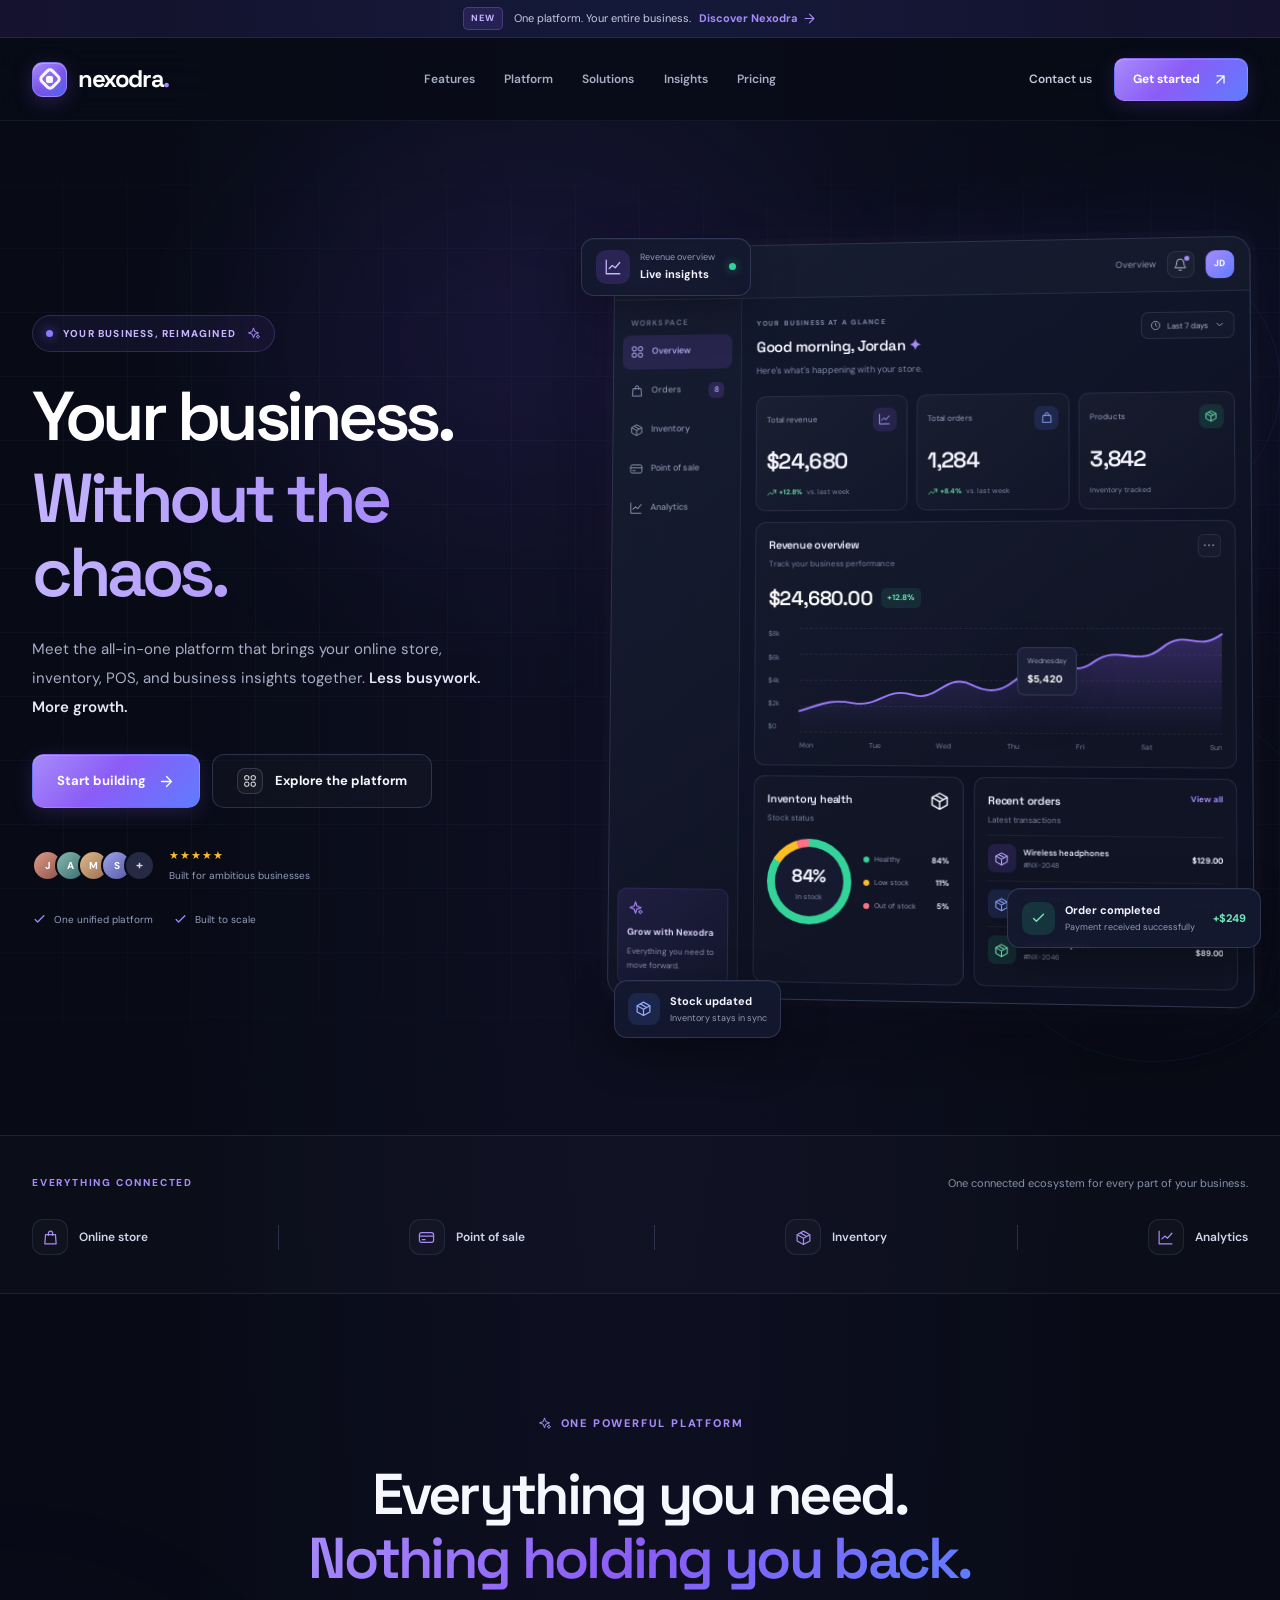
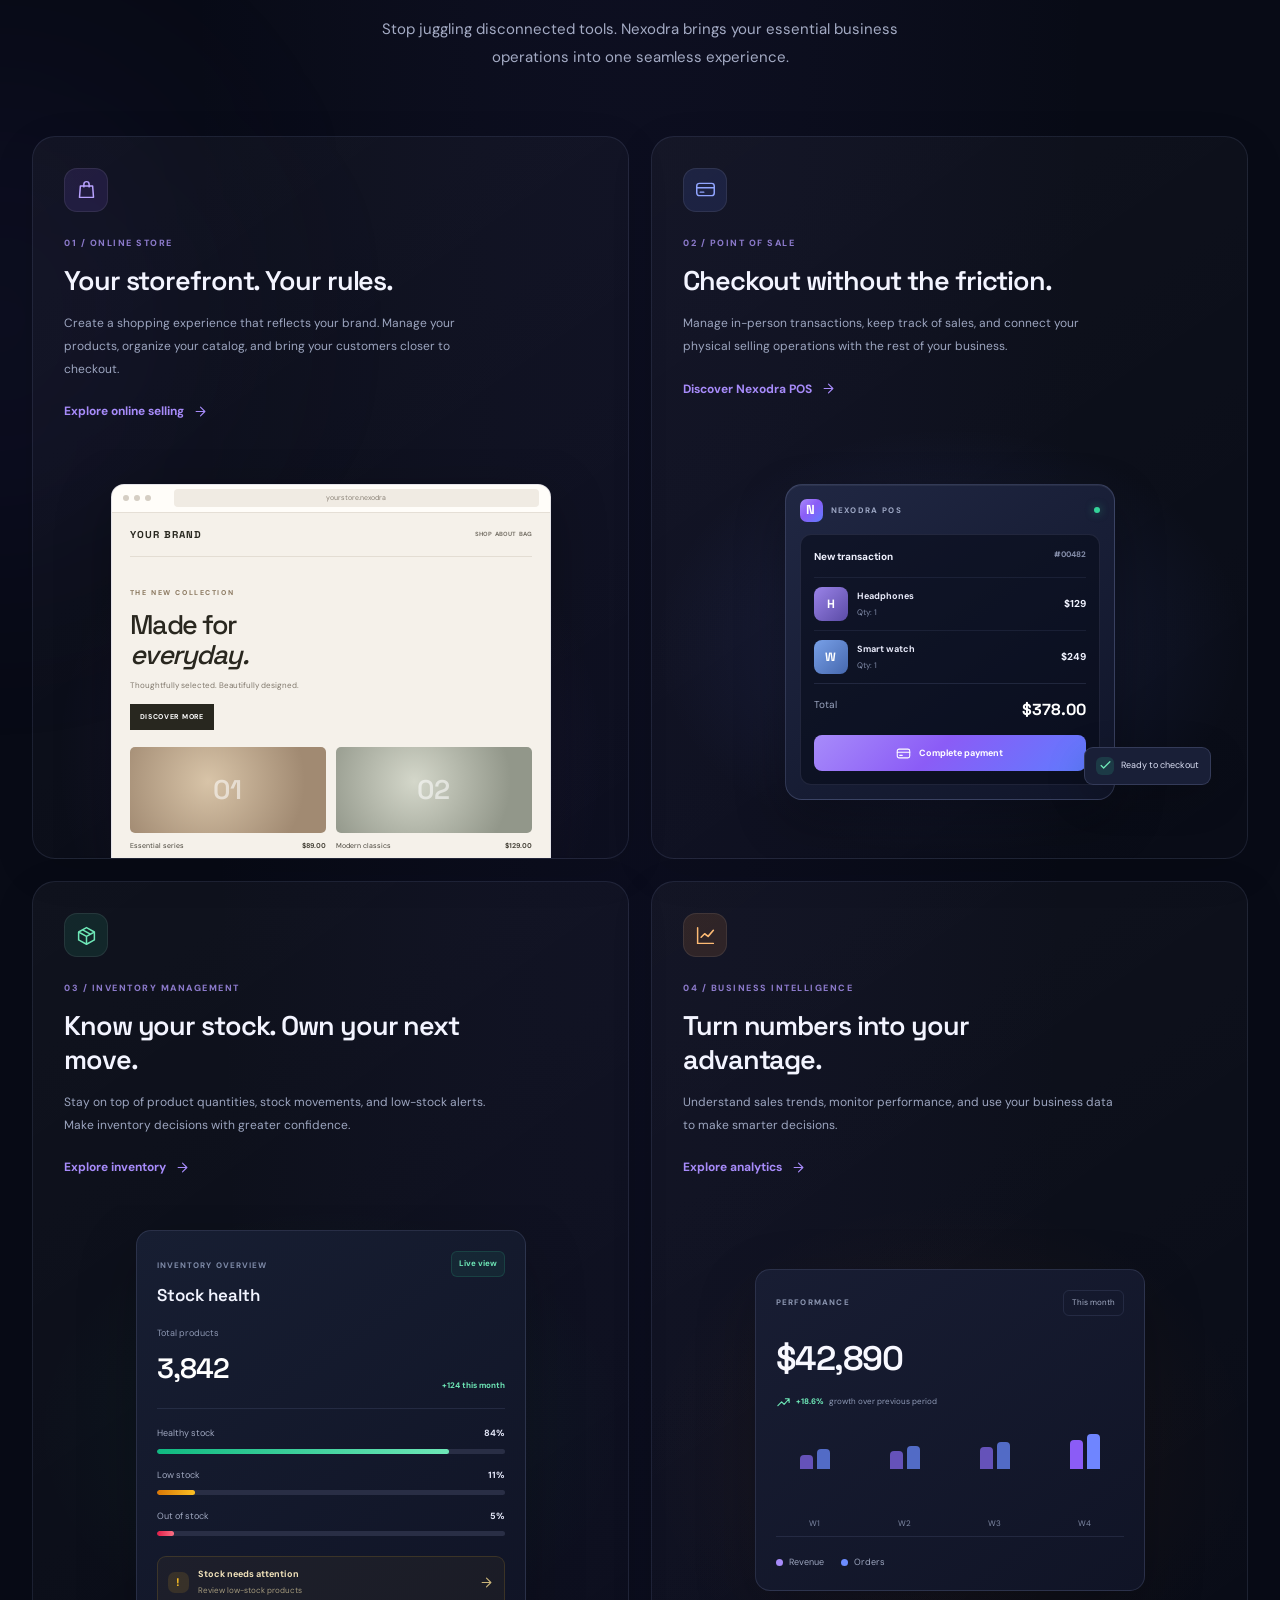
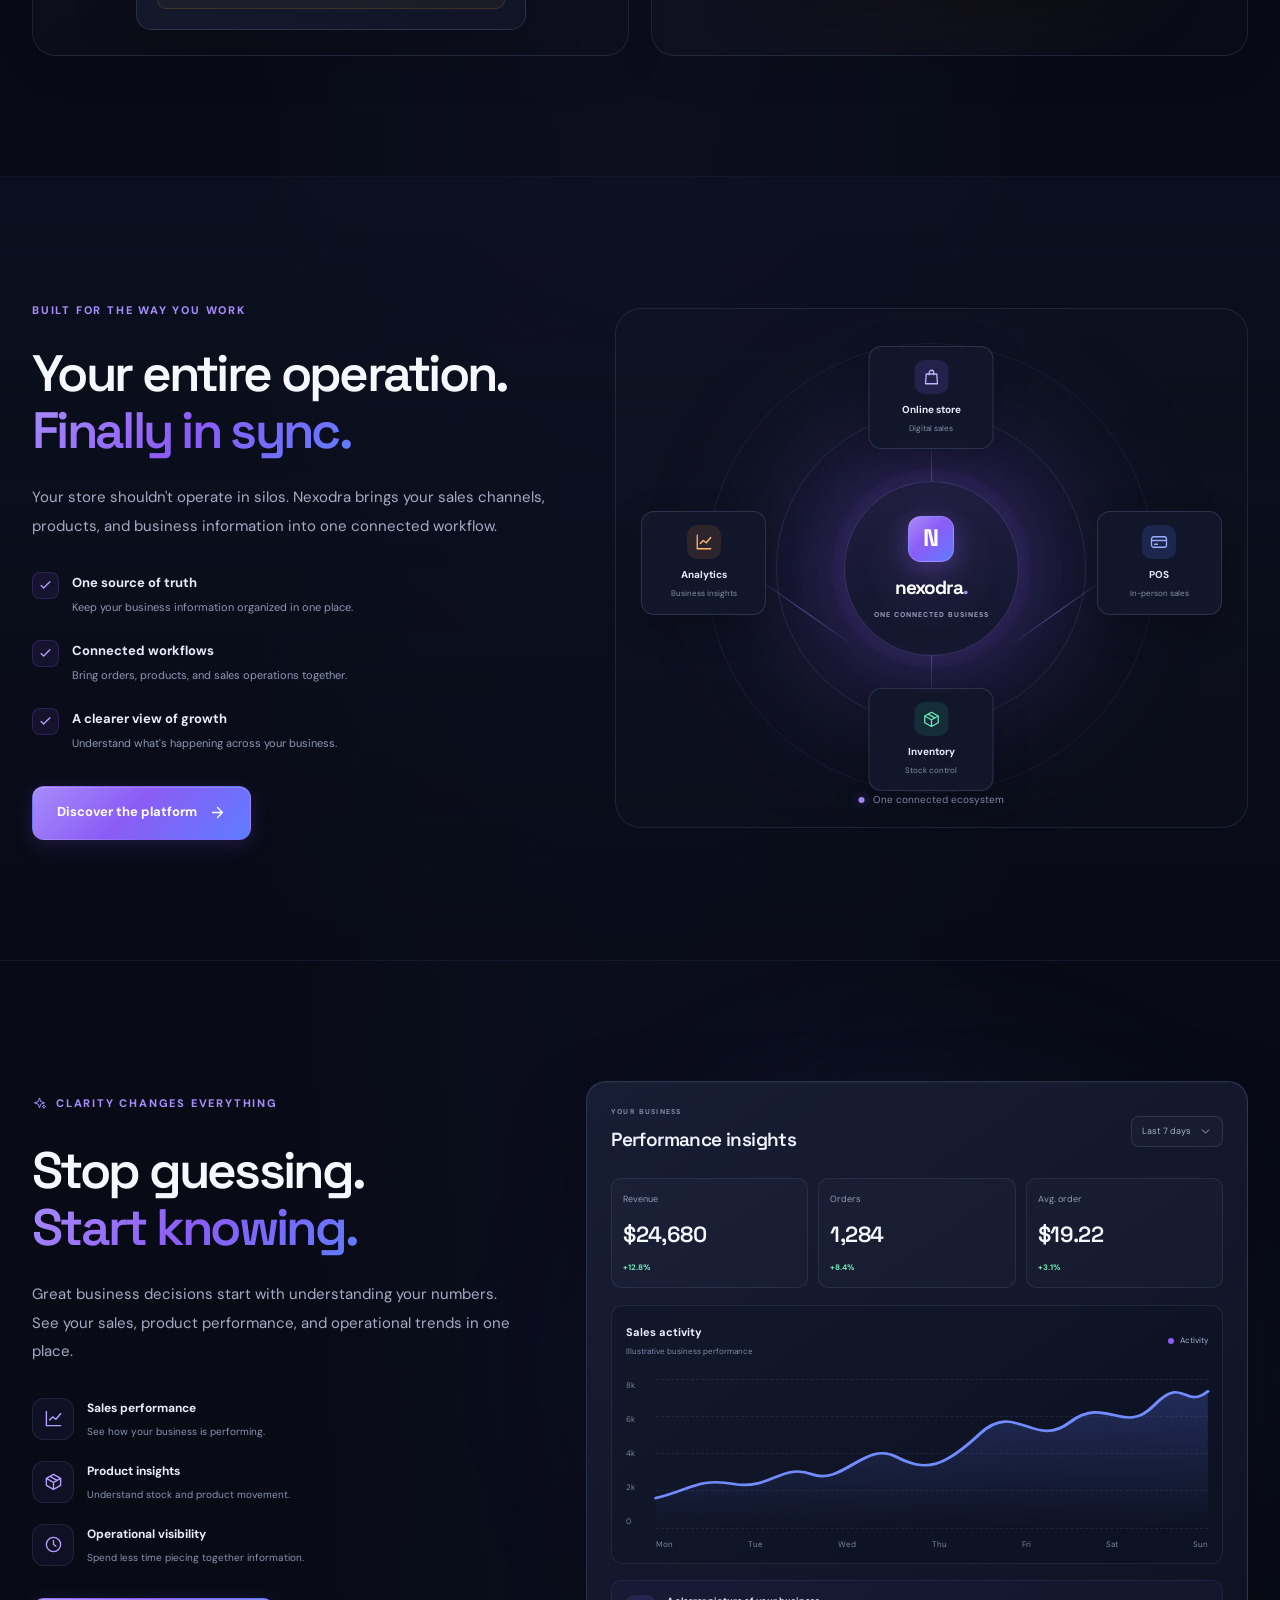
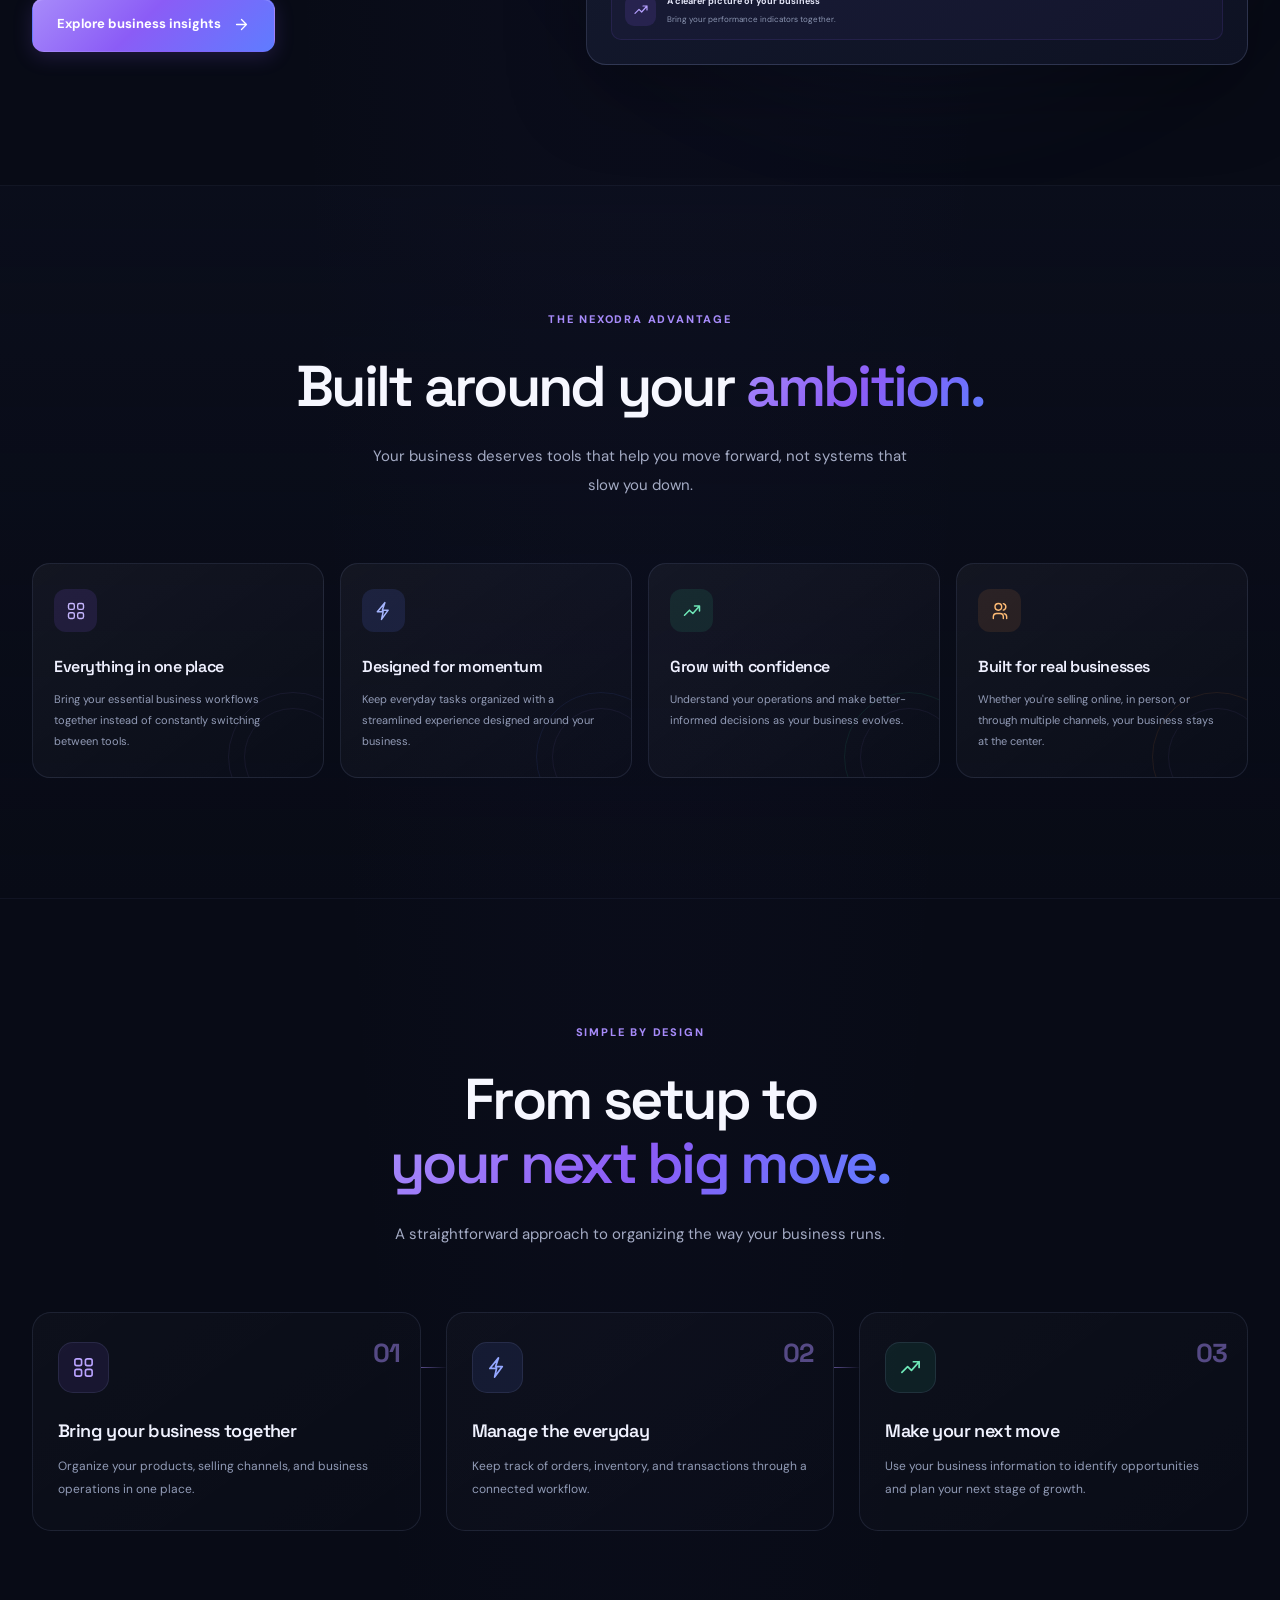
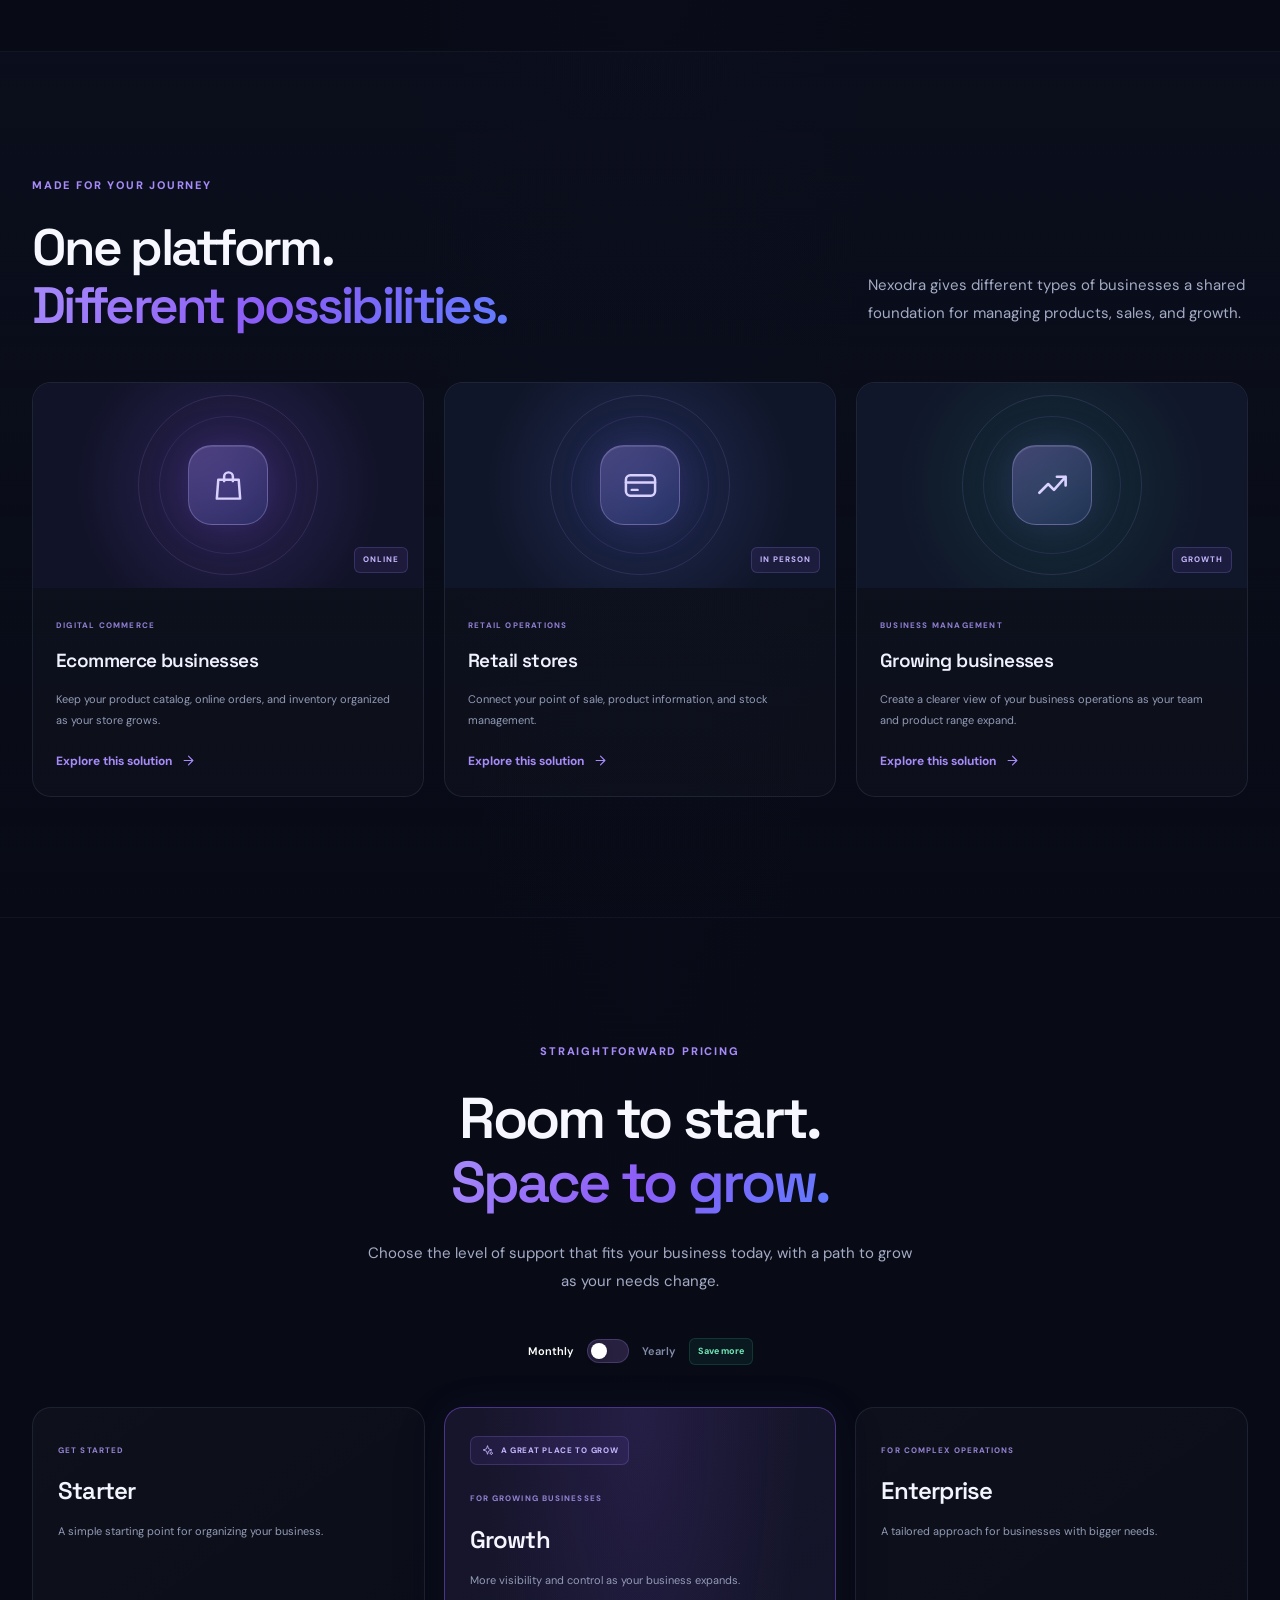
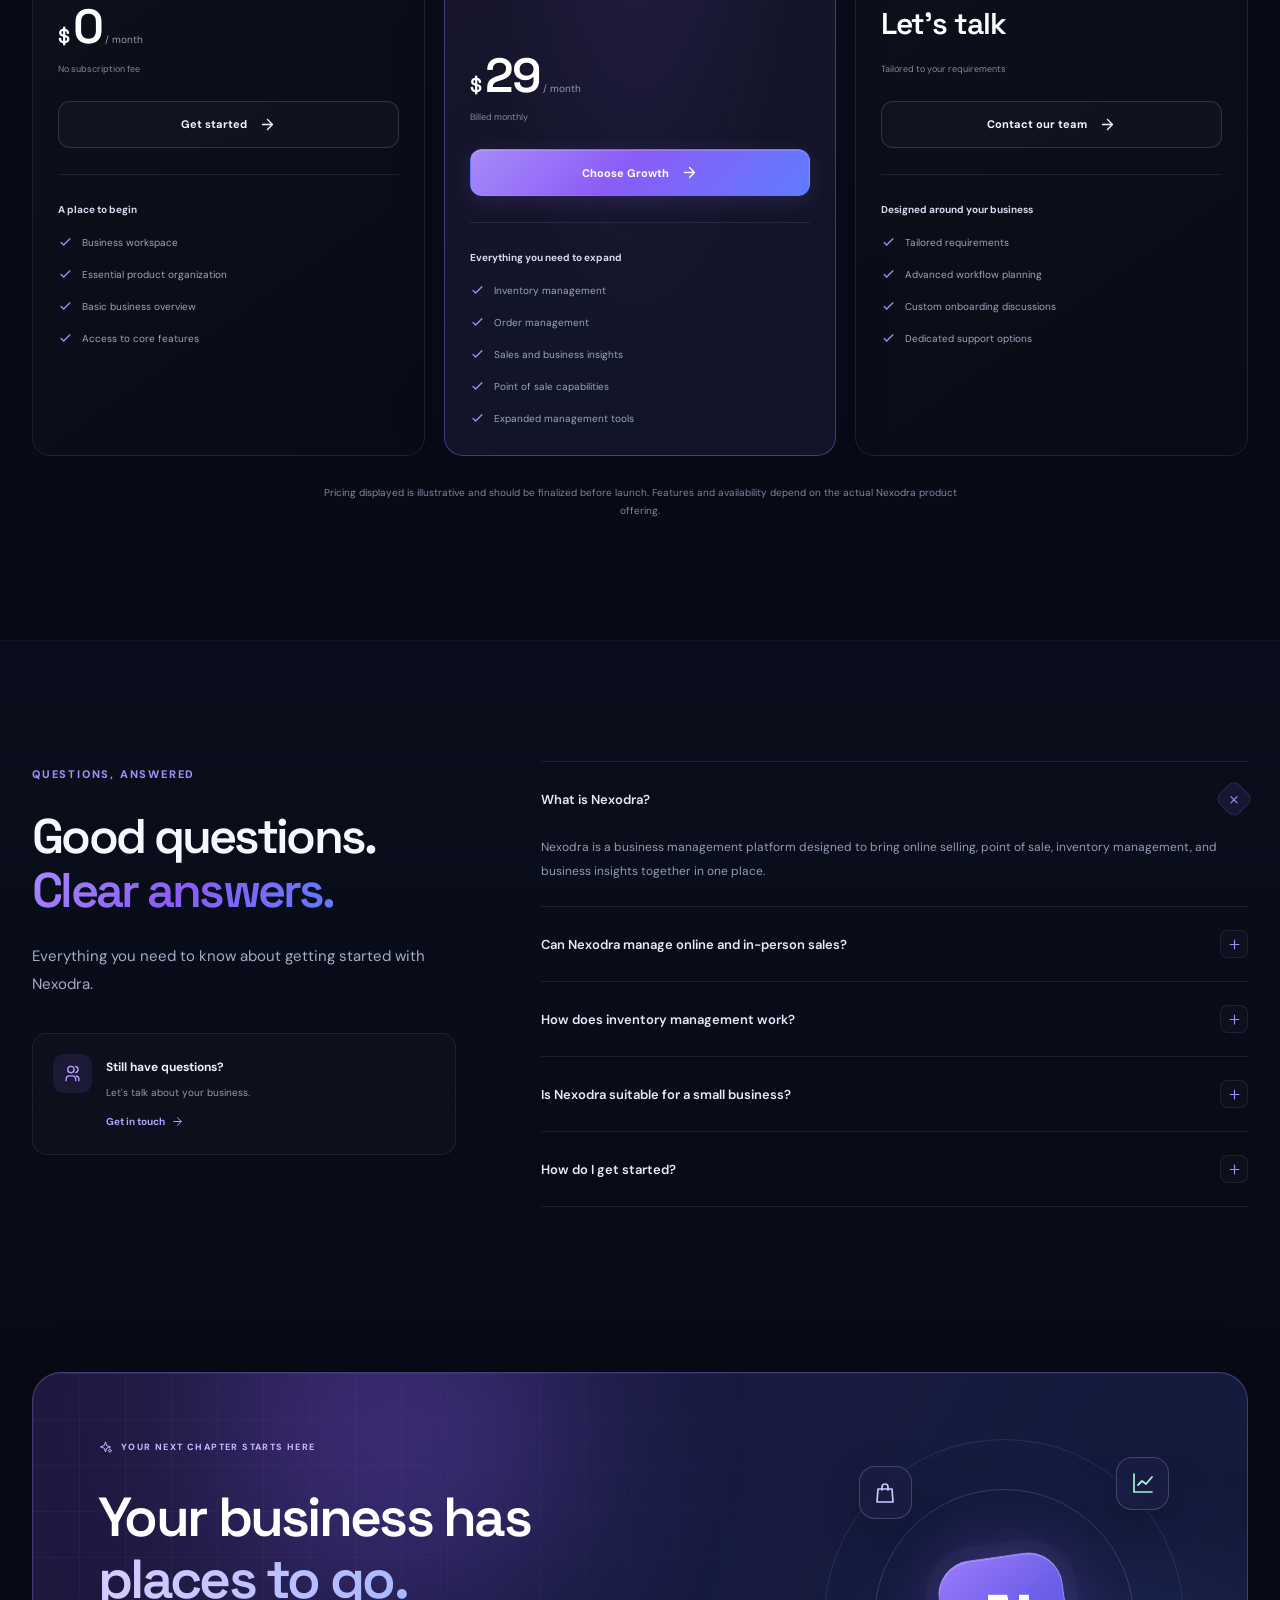
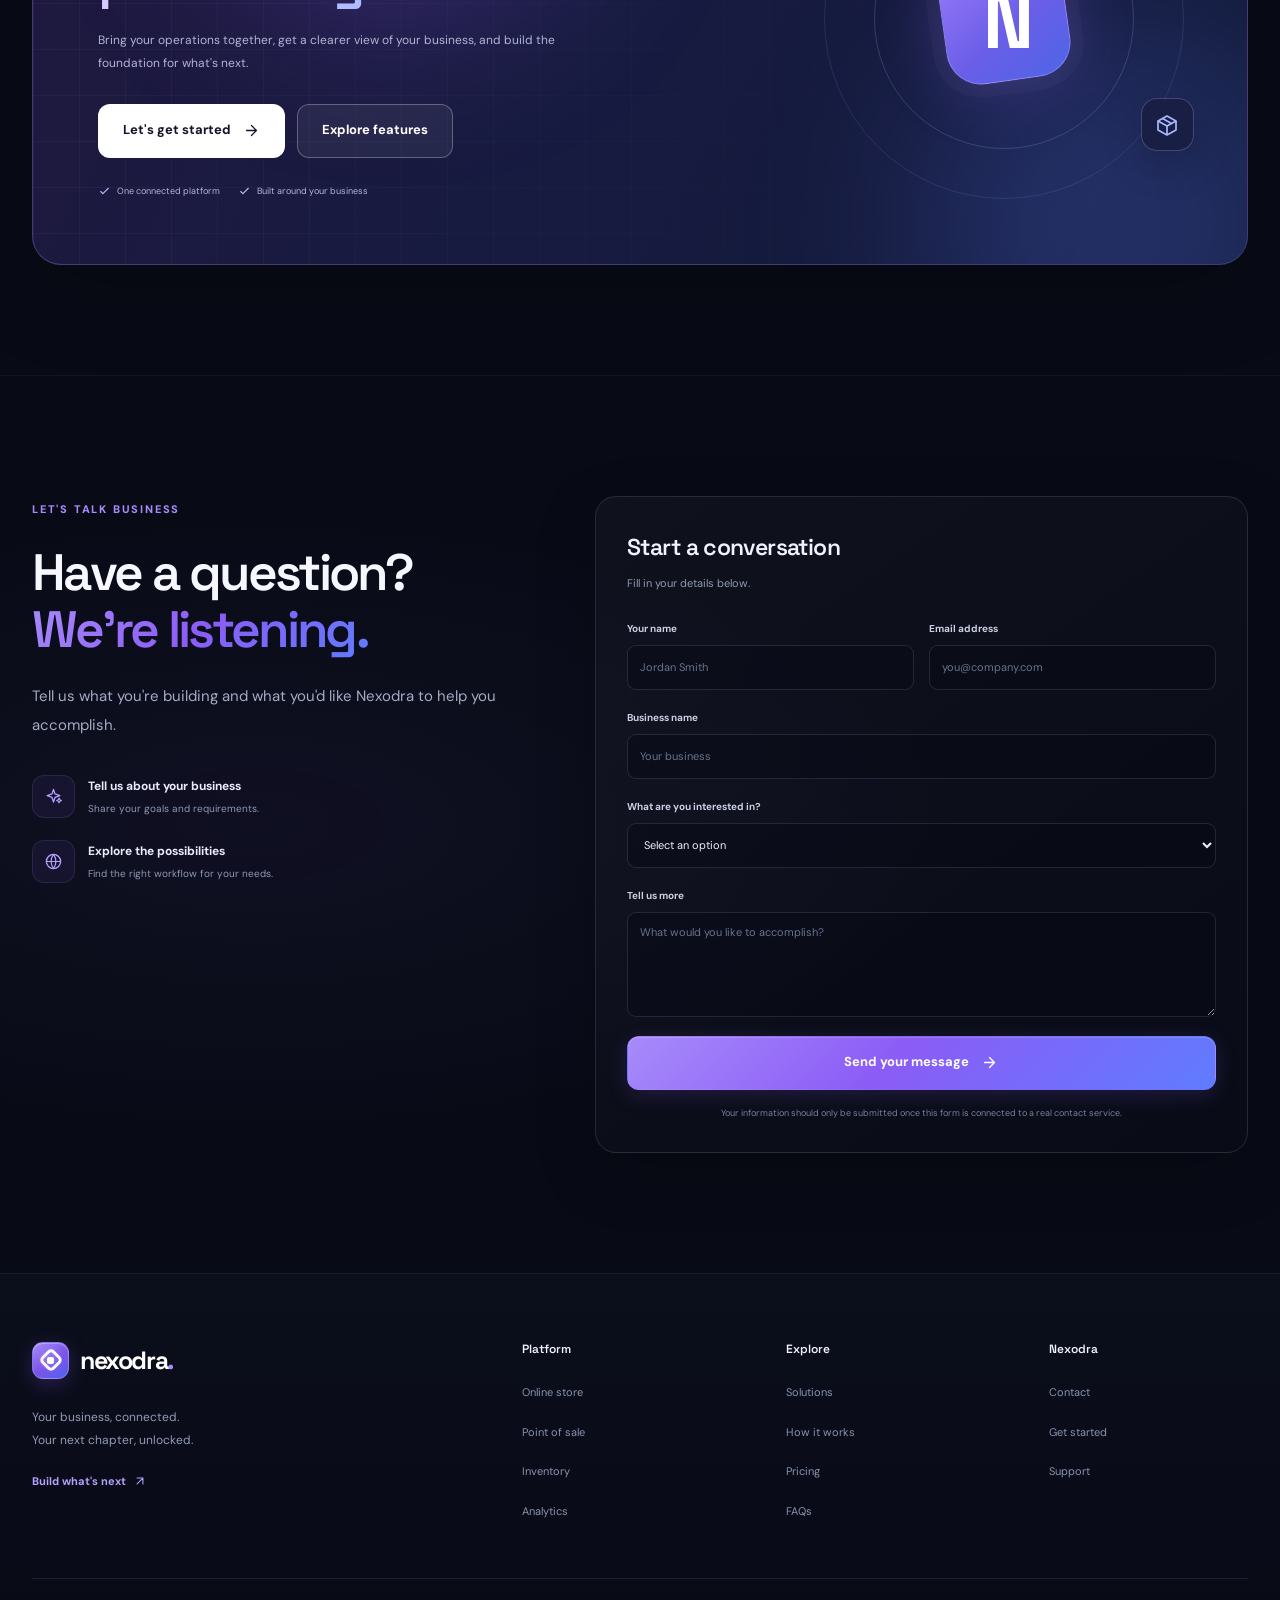
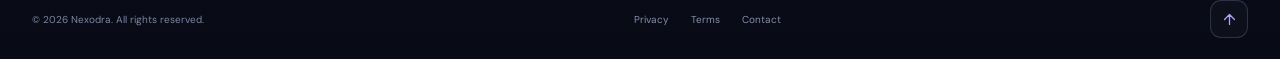
<file: index.html>
<!DOCTYPE html>
<html lang="en">
<head>
    <meta charset="UTF-8">

    <meta
        name="viewport"
        content="width=device-width, initial-scale=1.0"
    >

    <meta
        name="theme-color"
        content="#080b16"
    >

    <meta
        name="description"
        content="Meet Nexodra — the smarter way to manage your online store, point of sale, inventory, orders, and business analytics from one powerful platform."
    >

    <meta
        name="keywords"
        content="Nexodra, inventory management, POS software, online store, business management, sales analytics, stock management"
    >

    <meta name="author" content="Nexodra">

    <title>Nexodra — Run Your Business Without Limits</title>

    <!-- Main Stylesheet -->
    <link rel="stylesheet" href="Style.css">

    <!-- Google Fonts -->
    <link rel="preconnect" href="https://fonts.googleapis.com">

    <link
        rel="preconnect"
        href="https://fonts.gstatic.com"
        crossorigin
    >

    <link
        href="https://fonts.googleapis.com/css2?family=DM+Sans:wght@400;500;600;700;800&family=Space+Grotesk:wght@400;500;600;700&display=swap"
        rel="stylesheet"
    >
</head>

<body>

    <!-- =========================================
         SVG ICON LIBRARY
         Reusable icons throughout the website
    ========================================== -->

    <svg
        xmlns="http://www.w3.org/2000/svg"
        class="svg-library"
        aria-hidden="true"
        style="position:absolute;width:0;height:0;overflow:hidden"
    >

        <symbol id="icon-arrow-right" viewBox="0 0 24 24">
            <path
                d="M5 12h14M12 5l7 7-7 7"
                fill="none"
                stroke="currentColor"
                stroke-width="1.8"
                stroke-linecap="round"
                stroke-linejoin="round"
            />
        </symbol>

        <symbol id="icon-arrow-up-right" viewBox="0 0 24 24">
            <path
                d="M7 17 17 7M7 7h10v10"
                fill="none"
                stroke="currentColor"
                stroke-width="1.8"
                stroke-linecap="round"
                stroke-linejoin="round"
            />
        </symbol>

        <symbol id="icon-chevron-down" viewBox="0 0 24 24">
            <path
                d="m6 9 6 6 6-6"
                fill="none"
                stroke="currentColor"
                stroke-width="1.8"
                stroke-linecap="round"
                stroke-linejoin="round"
            />
        </symbol>

        <symbol id="icon-check" viewBox="0 0 24 24">
            <path
                d="m5 12 4 4L19 6"
                fill="none"
                stroke="currentColor"
                stroke-width="2"
                stroke-linecap="round"
                stroke-linejoin="round"
            />
        </symbol>

        <symbol id="icon-menu" viewBox="0 0 24 24">
            <path
                d="M4 7h16M4 12h16M4 17h16"
                fill="none"
                stroke="currentColor"
                stroke-width="1.8"
                stroke-linecap="round"
            />
        </symbol>

        <symbol id="icon-close" viewBox="0 0 24 24">
            <path
                d="m6 6 12 12M18 6 6 18"
                fill="none"
                stroke="currentColor"
                stroke-width="1.8"
                stroke-linecap="round"
            />
        </symbol>

        <symbol id="icon-sparkles" viewBox="0 0 24 24">
            <path
                d="m12 3 1.9 5.8L20 11l-6.1 2.2L12 19l-1.9-5.8L4 11l6.1-2.2L12 3Z"
                fill="none"
                stroke="currentColor"
                stroke-width="1.6"
                stroke-linejoin="round"
            />
            <path
                d="m19 14 1.1 2.1L22 17l-1.9.9L19 20l-.9-2.1L16 17l2.1-.9L19 14Z"
                fill="none"
                stroke="currentColor"
                stroke-width="1.4"
                stroke-linejoin="round"
            />
        </symbol>

        <symbol id="icon-grid" viewBox="0 0 24 24">
            <rect
                x="3"
                y="3"
                width="7"
                height="7"
                rx="2"
                fill="none"
                stroke="currentColor"
                stroke-width="1.7"
            />
            <rect
                x="14"
                y="3"
                width="7"
                height="7"
                rx="2"
                fill="none"
                stroke="currentColor"
                stroke-width="1.7"
            />
            <rect
                x="3"
                y="14"
                width="7"
                height="7"
                rx="2"
                fill="none"
                stroke="currentColor"
                stroke-width="1.7"
            />
            <rect
                x="14"
                y="14"
                width="7"
                height="7"
                rx="2"
                fill="none"
                stroke="currentColor"
                stroke-width="1.7"
            />
        </symbol>

        <symbol id="icon-package" viewBox="0 0 24 24">
            <path
                d="m12 3 9 5-9 5-9-5 9-5Z"
                fill="none"
                stroke="currentColor"
                stroke-width="1.7"
                stroke-linejoin="round"
            />
            <path
                d="M3 8v9l9 5 9-5V8M12 13v9M7.5 5.5l9 5"
                fill="none"
                stroke="currentColor"
                stroke-width="1.7"
                stroke-linejoin="round"
            />
        </symbol>

        <symbol id="icon-shopping-bag" viewBox="0 0 24 24">
            <path
                d="M5 8h14l1 13H4L5 8Z"
                fill="none"
                stroke="currentColor"
                stroke-width="1.7"
                stroke-linejoin="round"
            />
            <path
                d="M9 9V6a3 3 0 0 1 6 0v3"
                fill="none"
                stroke="currentColor"
                stroke-width="1.7"
                stroke-linecap="round"
            />
        </symbol>

        <symbol id="icon-chart" viewBox="0 0 24 24">
            <path
                d="M3 3v18h18"
                fill="none"
                stroke="currentColor"
                stroke-width="1.7"
                stroke-linecap="round"
            />
            <path
                d="m7 14 4-4 4 3 6-7"
                fill="none"
                stroke="currentColor"
                stroke-width="1.8"
                stroke-linecap="round"
                stroke-linejoin="round"
            />
        </symbol>

        <symbol id="icon-users" viewBox="0 0 24 24">
            <path
                d="M16 21v-2a4 4 0 0 0-4-4H8a4 4 0 0 0-4 4v2"
                fill="none"
                stroke="currentColor"
                stroke-width="1.7"
                stroke-linecap="round"
            />
            <circle
                cx="10"
                cy="7"
                r="4"
                fill="none"
                stroke="currentColor"
                stroke-width="1.7"
            />
            <path
                d="M20 21v-2a4 4 0 0 0-3-3.87M16 3.13a4 4 0 0 1 0 7.75"
                fill="none"
                stroke="currentColor"
                stroke-width="1.7"
                stroke-linecap="round"
            />
        </symbol>

        <symbol id="icon-credit-card" viewBox="0 0 24 24">
            <rect
                x="2"
                y="5"
                width="20"
                height="14"
                rx="3"
                fill="none"
                stroke="currentColor"
                stroke-width="1.7"
            />
            <path
                d="M2 10h20M6 15h4"
                fill="none"
                stroke="currentColor"
                stroke-width="1.7"
                stroke-linecap="round"
            />
        </symbol>

        <symbol id="icon-clock" viewBox="0 0 24 24">
            <circle
                cx="12"
                cy="12"
                r="9"
                fill="none"
                stroke="currentColor"
                stroke-width="1.7"
            />
            <path
                d="M12 7v5l3 2"
                fill="none"
                stroke="currentColor"
                stroke-width="1.7"
                stroke-linecap="round"
            />
        </symbol>

        <symbol id="icon-shield" viewBox="0 0 24 24">
            <path
                d="M12 22s8-4 8-11V5l-8-3-8 3v6c0 7 8 11 8 11Z"
                fill="none"
                stroke="currentColor"
                stroke-width="1.7"
                stroke-linejoin="round"
            />
            <path
                d="m9 12 2 2 4-4"
                fill="none"
                stroke="currentColor"
                stroke-width="1.7"
                stroke-linecap="round"
                stroke-linejoin="round"
            />
        </symbol>

        <symbol id="icon-globe" viewBox="0 0 24 24">
            <circle
                cx="12"
                cy="12"
                r="9"
                fill="none"
                stroke="currentColor"
                stroke-width="1.7"
            />
            <path
                d="M3 12h18M12 3a15 15 0 0 1 0 18M12 3a15 15 0 0 0 0 18"
                fill="none"
                stroke="currentColor"
                stroke-width="1.5"
            />
        </symbol>

        <symbol id="icon-bolt" viewBox="0 0 24 24">
            <path
                d="m13 2-3 9h7L9 22l2-9H4l9-11Z"
                fill="none"
                stroke="currentColor"
                stroke-width="1.8"
                stroke-linejoin="round"
            />
        </symbol>

        <symbol id="icon-bell" viewBox="0 0 24 24">
            <path
                d="M18 8a6 6 0 0 0-12 0c0 7-3 7-3 9h18c0-2-3-2-3-9M10 21h4"
                fill="none"
                stroke="currentColor"
                stroke-width="1.7"
                stroke-linecap="round"
                stroke-linejoin="round"
            />
        </symbol>

        <symbol id="icon-search" viewBox="0 0 24 24">
            <circle
                cx="11"
                cy="11"
                r="7"
                fill="none"
                stroke="currentColor"
                stroke-width="1.7"
            />
            <path
                d="m16 16 5 5"
                fill="none"
                stroke="currentColor"
                stroke-width="1.7"
                stroke-linecap="round"
            />
        </symbol>

        <symbol id="icon-plus" viewBox="0 0 24 24">
            <path
                d="M12 5v14M5 12h14"
                fill="none"
                stroke="currentColor"
                stroke-width="1.8"
                stroke-linecap="round"
            />
        </symbol>

        <symbol id="icon-trending-up" viewBox="0 0 24 24">
            <path
                d="m3 17 6-6 4 4 8-9M15 6h6v6"
                fill="none"
                stroke="currentColor"
                stroke-width="1.8"
                stroke-linecap="round"
                stroke-linejoin="round"
            />
        </symbol>

        <symbol id="icon-menu-dots" viewBox="0 0 24 24">
            <circle cx="5" cy="12" r="1.5" fill="currentColor"/>
            <circle cx="12" cy="12" r="1.5" fill="currentColor"/>
            <circle cx="19" cy="12" r="1.5" fill="currentColor"/>
        </symbol>

    </svg>


    <!-- =========================================
         ANNOUNCEMENT BAR
    ========================================== -->

    <div class="announcement-bar">

        <div class="announcement-content">

            <span class="announcement-badge">
                NEW
            </span>

            <p>
                One platform. Your entire business.
                <a href="#features">
                    Discover Nexodra
                    <svg class="icon icon-small">
                        <use href="#icon-arrow-right"></use>
                    </svg>
                </a>
            </p>

        </div>

    </div>


    <!-- =========================================
         HEADER / NAVIGATION
    ========================================== -->

    <header class="site-header" id="top">

        <div class="container header-container">

            <a
                href="#top"
                class="brand"
                aria-label="Nexodra home"
            >

                <span class="brand-mark">

                    <span class="brand-mark-shape"></span>

                    <span class="brand-mark-core"></span>

                </span>

                <span class="brand-name">
                    nexodra<span class="brand-period">.</span>
                </span>

            </a>


            <button
                class="mobile-menu-toggle"
                id="mobileMenuToggle"
                type="button"
                aria-label="Open navigation menu"
                aria-expanded="false"
                aria-controls="mainNavigation"
            >

                <svg class="icon menu-open-icon">
                    <use href="#icon-menu"></use>
                </svg>

                <svg class="icon menu-close-icon">
                    <use href="#icon-close"></use>
                </svg>

            </button>


            <nav
                class="main-navigation"
                id="mainNavigation"
                aria-label="Main navigation"
            >

                <div class="nav-links">

                    <a href="#features" class="nav-link">
                        Features
                    </a>

                    <a href="#platform" class="nav-link">
                        Platform
                    </a>

                    <a href="#solutions" class="nav-link">
                        Solutions
                    </a>

                    <a href="#insights" class="nav-link">
                        Insights
                    </a>

                    <a href="#pricing" class="nav-link">
                        Pricing
                    </a>

                </div>


                <div class="nav-actions">

                    <a
                        href="#contact"
                        class="nav-login"
                    >
                        Contact us
                    </a>

                    <a
                        href="#get-started"
                        class="button button-primary button-nav"
                    >
                        Get started

                        <svg class="icon icon-small">
                            <use href="#icon-arrow-up-right"></use>
                        </svg>

                    </a>

                </div>

            </nav>

        </div>

    </header>


    <main>


        <!-- =====================================
             HERO SECTION
        ====================================== -->

        <section class="hero-section" id="hero">

            <div class="hero-background">

                <div class="hero-glow hero-glow-one"></div>

                <div class="hero-glow hero-glow-two"></div>

                <div class="hero-grid"></div>

            </div>


            <div class="container hero-container">

                <div class="hero-copy">

                    <div class="eyebrow hero-eyebrow">

                        <span class="status-dot"></span>

                        <span>
                            YOUR BUSINESS, REIMAGINED
                        </span>

                        <svg class="icon icon-small">
                            <use href="#icon-sparkles"></use>
                        </svg>

                    </div>


                    <h1 class="hero-title">

                        Your business.

                        <br>

                        <span class="hero-title-gradient">
                            Without the chaos.
                        </span>

                    </h1>


                    <p class="hero-description">

                        Meet the all-in-one platform that brings
                        your online store, inventory, POS, and
                        business insights together.

                        <strong>
                            Less busywork. More growth.
                        </strong>

                    </p>


                    <div class="hero-actions">

                        <a
    href="./dashboard/index.html"
    class="button button-primary button-large"
>
    Start building

    <svg class="icon">
        <use href="#icon-arrow-right"></use>
    </svg>
</a>


                        <a
                            href="#platform"
                            class="button button-secondary button-large"
                        >

                            <span class="button-play-icon">

                                <svg class="icon">
                                    <use href="#icon-grid"></use>
                                </svg>

                            </span>

                            Explore the platform

                        </a>

                    </div>


                    <div class="hero-social-proof">

                        <div class="social-proof-avatars">

                            <span class="avatar avatar-one">J</span>

                            <span class="avatar avatar-two">A</span>

                            <span class="avatar avatar-three">M</span>

                            <span class="avatar avatar-four">S</span>

                            <span class="avatar avatar-plus">+</span>

                        </div>


                        <div class="social-proof-copy">

                            <div class="social-proof-stars">
                                ★★★★★
                            </div>

                            <p>
                                Built for ambitious businesses
                            </p>

                        </div>

                    </div>


                    <div class="hero-trust-points">

                        <span>

                            <svg class="icon icon-small">
                                <use href="#icon-check"></use>
                            </svg>

                            One unified platform

                        </span>

                        <span>

                            <svg class="icon icon-small">
                                <use href="#icon-check"></use>
                            </svg>

                            Built to scale

                        </span>

                    </div>

                </div>


                <!-- HERO DASHBOARD PREVIEW -->

                <div
                    class="hero-visual"
                    id="platform"
                    aria-label="Preview of the Nexodra business dashboard"
                >

                    <div class="dashboard-orbit orbit-one"></div>

                    <div class="dashboard-orbit orbit-two"></div>


                    <div class="floating-label floating-label-top">

                        <span class="floating-label-icon floating-purple">

                            <svg class="icon">
                                <use href="#icon-chart"></use>
                            </svg>

                        </span>

                        <span class="floating-label-copy">

                            <small>Revenue overview</small>

                            <strong>Live insights</strong>

                        </span>

                        <span class="live-indicator"></span>

                    </div>


                    <div class="dashboard-window">

                        <!-- Dashboard topbar -->

                        <div class="dashboard-topbar">

                            <div class="dashboard-brand">

                                <span class="dashboard-brand-icon">

                                    <span></span>

                                </span>

                                <span>Nexodra</span>

                            </div>


                            <div class="dashboard-topbar-right">

                                <span class="dashboard-period">
                                    Overview
                                </span>

                                <button
                                    class="dashboard-icon-button"
                                    type="button"
                                    aria-label="Notifications"
                                >

                                    <svg class="icon">
                                        <use href="#icon-bell"></use>
                                    </svg>

                                    <span class="notification-dot"></span>

                                </button>


                                <div class="dashboard-user-avatar">
                                    JD
                                </div>

                            </div>

                        </div>


                        <!-- Dashboard body -->

                        <div class="dashboard-body">

                            <!-- Sidebar -->

                            <aside class="dashboard-sidebar">

                                <span class="sidebar-label">
                                    WORKSPACE
                                </span>

                                <a
                                    href="#platform"
                                    class="sidebar-link sidebar-link-active"
                                >

                                    <svg class="icon">
                                        <use href="#icon-grid"></use>
                                    </svg>

                                    <span>Overview</span>

                                </a>


                                <a
                                    href="#features"
                                    class="sidebar-link"
                                >

                                    <svg class="icon">
                                        <use href="#icon-shopping-bag"></use>
                                    </svg>

                                    <span>Orders</span>

                                    <span class="sidebar-count">8</span>

                                </a>


                                <a
                                    href="#features"
                                    class="sidebar-link"
                                >

                                    <svg class="icon">
                                        <use href="#icon-package"></use>
                                    </svg>

                                    <span>Inventory</span>

                                </a>


                                <a
                                    href="#features"
                                    class="sidebar-link"
                                >

                                    <svg class="icon">
                                        <use href="#icon-credit-card"></use>
                                    </svg>

                                    <span>Point of sale</span>

                                </a>


                                <a
                                    href="#insights"
                                    class="sidebar-link"
                                >

                                    <svg class="icon">
                                        <use href="#icon-chart"></use>
                                    </svg>

                                    <span>Analytics</span>

                                </a>


                                <div class="sidebar-bottom">

                                    <div class="sidebar-upgrade">

                                        <svg class="icon">
                                            <use href="#icon-sparkles"></use>
                                        </svg>

                                        <strong>
                                            Grow with Nexodra
                                        </strong>

                                        <p>
                                            Everything you need
                                            to move forward.
                                        </p>

                                    </div>

                                </div>

                            </aside>


                            <!-- Main dashboard content -->

                            <div class="dashboard-main">

                                <div class="dashboard-heading">

                                    <div>

                                        <p class="dashboard-greeting">
                                            YOUR BUSINESS AT A GLANCE
                                        </p>

                                        <h2>
                                            Good morning, Jordan
                                            <span>✦</span>
                                        </h2>

                                        <p class="dashboard-subtitle">
                                            Here's what's happening
                                            with your store.
                                        </p>

                                    </div>


                                    <button
                                        type="button"
                                        class="dashboard-date"
                                    >

                                        <svg class="icon icon-small">
                                            <use href="#icon-clock"></use>
                                        </svg>

                                        Last 7 days

                                        <svg class="icon icon-small">
                                            <use href="#icon-chevron-down"></use>
                                        </svg>

                                    </button>

                                </div>


                                <!-- Metric cards -->

                                <div class="dashboard-metrics">

                                    <article class="metric-card">

                                        <div class="metric-top">

                                            <span>
                                                Total revenue
                                            </span>

                                            <span class="metric-icon metric-icon-purple">

                                                <svg class="icon">
                                                    <use href="#icon-chart"></use>
                                                </svg>

                                            </span>

                                        </div>


                                        <div class="metric-value">
                                            $24,680
                                        </div>


                                        <div class="metric-footer">

                                            <span class="metric-change">

                                                <svg class="icon icon-small">
                                                    <use href="#icon-trending-up"></use>
                                                </svg>

                                                +12.8%

                                            </span>

                                            <span>
                                                vs. last week
                                            </span>

                                        </div>

                                    </article>


                                    <article class="metric-card">

                                        <div class="metric-top">

                                            <span>
                                                Total orders
                                            </span>

                                            <span class="metric-icon metric-icon-blue">

                                                <svg class="icon">
                                                    <use href="#icon-shopping-bag"></use>
                                                </svg>

                                            </span>

                                        </div>


                                        <div class="metric-value">
                                            1,284
                                        </div>


                                        <div class="metric-footer">

                                            <span class="metric-change">

                                                <svg class="icon icon-small">
                                                    <use href="#icon-trending-up"></use>
                                                </svg>

                                                +8.4%

                                            </span>

                                            <span>
                                                vs. last week
                                            </span>

                                        </div>

                                    </article>


                                    <article class="metric-card">

                                        <div class="metric-top">

                                            <span>
                                                Products
                                            </span>

                                            <span class="metric-icon metric-icon-green">

                                                <svg class="icon">
                                                    <use href="#icon-package"></use>
                                                </svg>

                                            </span>

                                        </div>


                                        <div class="metric-value">
                                            3,842
                                        </div>


                                        <div class="metric-footer">

                                            <span class="metric-neutral">
                                                Inventory tracked
                                            </span>

                                        </div>

                                    </article>

                                </div>


                                <!-- Revenue chart -->

                                <article class="dashboard-panel revenue-panel">

                                    <div class="panel-heading">

                                        <div>

                                            <h3>
                                                Revenue overview
                                            </h3>

                                            <p>
                                                Track your business performance
                                            </p>

                                        </div>


                                        <button
                                            class="panel-menu-button"
                                            type="button"
                                            aria-label="Revenue chart options"
                                        >

                                            <svg class="icon">
                                                <use href="#icon-menu-dots"></use>
                                            </svg>

                                        </button>

                                    </div>


                                    <div class="revenue-summary">

                                        <span class="revenue-amount">
                                            $24,680.00
                                        </span>

                                        <span class="revenue-growth">
                                            +12.8%
                                        </span>

                                    </div>


                                    <div
                                        class="revenue-chart"
                                        role="img"
                                        aria-label="Illustrative weekly revenue chart showing an upward trend"
                                    >

                                        <div class="chart-y-labels">

                                            <span>$8k</span>

                                            <span>$6k</span>

                                            <span>$4k</span>

                                            <span>$2k</span>

                                            <span>$0</span>

                                        </div>


                                        <div class="chart-plot">

                                            <div class="chart-grid-lines">

                                                <span></span>

                                                <span></span>

                                                <span></span>

                                                <span></span>

                                                <span></span>

                                            </div>


                                            <svg
                                                class="revenue-svg"
                                                viewBox="0 0 500 170"
                                                preserveAspectRatio="none"
                                                aria-hidden="true"
                                            >

                                                <defs>

                                                    <linearGradient
                                                        id="revenueFill"
                                                        x1="0"
                                                        y1="0"
                                                        x2="0"
                                                        y2="1"
                                                    >

                                                        <stop
                                                            offset="0%"
                                                            stop-color="#8b5cf6"
                                                            stop-opacity=".28"
                                                        />

                                                        <stop
                                                            offset="100%"
                                                            stop-color="#8b5cf6"
                                                            stop-opacity="0"
                                                        />

                                                    </linearGradient>

                                                </defs>


                                                <path
                                                    class="chart-area"
                                                    d="M0 135 C25 125 35 115 65 122 S105 95 135 108 S175 72 205 91 S245 100 275 65 S320 86 350 55 S400 65 430 32 S470 40 500 10 L500 170 L0 170 Z"
                                                    fill="url(#revenueFill)"
                                                />


                                                <path
                                                    class="chart-line"
                                                    d="M0 135 C25 125 35 115 65 122 S105 95 135 108 S175 72 205 91 S245 100 275 65 S320 86 350 55 S400 65 430 32 S470 40 500 10"
                                                    fill="none"
                                                    stroke="#9b7aff"
                                                    stroke-width="3"
                                                    stroke-linecap="round"
                                                />


                                                <circle
                                                    cx="275"
                                                    cy="65"
                                                    r="5"
                                                    fill="#ffffff"
                                                    stroke="#9b7aff"
                                                    stroke-width="3"
                                                />

                                            </svg>


                                            <div class="chart-tooltip">

                                                <span>
                                                    Wednesday
                                                </span>

                                                <strong>
                                                    $5,420
                                                </strong>

                                            </div>

                                        </div>

                                    </div>


                                    <div class="chart-x-labels">

                                        <span>Mon</span>

                                        <span>Tue</span>

                                        <span>Wed</span>

                                        <span>Thu</span>

                                        <span>Fri</span>

                                        <span>Sat</span>

                                        <span>Sun</span>

                                    </div>

                                </article>


                                <!-- Dashboard lower panels -->

                                <div class="dashboard-lower-grid">

                                    <article class="dashboard-panel inventory-panel">

                                        <div class="panel-heading">

                                            <div>

                                                <h3>
                                                    Inventory health
                                                </h3>

                                                <p>
                                                    Stock status
                                                </p>

                                            </div>

                                            <svg class="icon">
                                                <use href="#icon-package"></use>
                                            </svg>

                                        </div>


                                        <div class="inventory-health">

                                            <div class="inventory-ring">

                                                <div class="inventory-ring-inner">

                                                    <strong>84%</strong>

                                                    <span>In stock</span>

                                                </div>

                                            </div>


                                            <div class="inventory-legend">

                                                <div>

                                                    <span class="legend-dot legend-green"></span>

                                                    <span>Healthy</span>

                                                    <strong>84%</strong>

                                                </div>


                                                <div>

                                                    <span class="legend-dot legend-yellow"></span>

                                                    <span>Low stock</span>

                                                    <strong>11%</strong>

                                                </div>


                                                <div>

                                                    <span class="legend-dot legend-red"></span>

                                                    <span>Out of stock</span>

                                                    <strong>5%</strong>

                                                </div>

                                            </div>

                                        </div>

                                    </article>


                                    <article class="dashboard-panel orders-panel">

                                        <div class="panel-heading">

                                            <div>

                                                <h3>
                                                    Recent orders
                                                </h3>

                                                <p>
                                                    Latest transactions
                                                </p>

                                            </div>


                                            <a
                                                href="#features"
                                                class="panel-text-link"
                                            >
                                                View all
                                            </a>

                                        </div>


                                        <div class="order-row">

                                            <span class="order-product-icon product-purple">
                                                <svg class="icon">
                                                    <use href="#icon-package"></use>
                                                </svg>
                                            </span>

                                            <span class="order-info">

                                                <strong>
                                                    Wireless headphones
                                                </strong>

                                                <small>
                                                    #NX-2048
                                                </small>

                                            </span>

                                            <span class="order-price">
                                                $129.00
                                            </span>

                                        </div>


                                        <div class="order-row">

                                            <span class="order-product-icon product-blue">
                                                <svg class="icon">
                                                    <use href="#icon-package"></use>
                                                </svg>
                                            </span>

                                            <span class="order-info">

                                                <strong>
                                                    Smart watch
                                                </strong>

                                                <small>
                                                    #NX-2047
                                                </small>

                                            </span>

                                            <span class="order-price">
                                                $249.00
                                            </span>

                                        </div>


                                        <div class="order-row">

                                            <span class="order-product-icon product-green">
                                                <svg class="icon">
                                                    <use href="#icon-package"></use>
                                                </svg>
                                            </span>

                                            <span class="order-info">

                                                <strong>
                                                    Travel backpack
                                                </strong>

                                                <small>
                                                    #NX-2046
                                                </small>

                                            </span>

                                            <span class="order-price">
                                                $89.00
                                            </span>

                                        </div>

                                    </article>

                                </div>

                            </div>

                        </div>

                    </div>


                    <!-- Floating order notification -->

                    <div class="floating-notification">

                        <span class="notification-icon">

                            <svg class="icon">
                                <use href="#icon-check"></use>
                            </svg>

                        </span>


                        <span class="notification-copy">

                            <strong>
                                Order completed
                            </strong>

                            <small>
                                Payment received successfully
                            </small>

                        </span>


                        <span class="notification-amount">
                            +$249
                        </span>

                    </div>


                    <!-- Floating stock notification -->

                    <div class="floating-stock-card">

                        <span class="stock-card-icon">

                            <svg class="icon">
                                <use href="#icon-package"></use>
                            </svg>

                        </span>


                        <span class="stock-card-copy">

                            <strong>
                                Stock updated
                            </strong>

                            <small>
                                Inventory stays in sync
                            </small>

                        </span>

                    </div>

                </div>

            </div>


            <!-- Hero bottom transition -->

            <div class="hero-bottom-fade"></div>

        </section>



        <!-- =====================================
             TRUST / CAPABILITY STRIP
        ====================================== -->

        <section class="trust-section">

            <div class="container">

                <div class="trust-heading">

                    <span class="section-overline">
                        EVERYTHING CONNECTED
                    </span>

                    <p>
                        One connected ecosystem for every part
                        of your business.
                    </p>

                </div>


                <div class="trust-capabilities">

                    <div class="trust-capability">

                        <span class="trust-capability-icon">
                            <svg class="icon">
                                <use href="#icon-shopping-bag"></use>
                            </svg>
                        </span>

                        <span>Online store</span>

                    </div>


                    <span class="capability-divider"></span>


                    <div class="trust-capability">

                        <span class="trust-capability-icon">
                            <svg class="icon">
                                <use href="#icon-credit-card"></use>
                            </svg>
                        </span>

                        <span>Point of sale</span>

                    </div>


                    <span class="capability-divider"></span>


                    <div class="trust-capability">

                        <span class="trust-capability-icon">
                            <svg class="icon">
                                <use href="#icon-package"></use>
                            </svg>
                        </span>

                        <span>Inventory</span>

                    </div>


                    <span class="capability-divider"></span>


                    <div class="trust-capability">

                        <span class="trust-capability-icon">
                            <svg class="icon">
                                <use href="#icon-chart"></use>
                            </svg>
                        </span>

                        <span>Analytics</span>

                    </div>

                </div>

            </div>

        </section>



        <!-- =====================================
             FEATURES SECTION
        ====================================== -->

        <section class="features-section section-padding" id="features">

            <div class="container">

                <div class="section-heading section-heading-centered">

                    <span class="section-overline">

                        <svg class="icon icon-small">
                            <use href="#icon-sparkles"></use>
                        </svg>

                        ONE POWERFUL PLATFORM

                    </span>


                    <h2 class="section-title">

                        Everything you need.

                        <br>

                        <span class="text-gradient">
                            Nothing holding you back.
                        </span>

                    </h2>


                    <p class="section-description">

                        Stop juggling disconnected tools.

                        Nexodra brings your essential business
                        operations into one seamless experience.

                    </p>

                </div>


                <div class="features-grid">

                    <!-- Feature 1 -->

                    <article class="feature-card feature-card-large">

                        <div class="feature-card-copy">

                            <div class="feature-icon feature-icon-purple">

                                <svg class="icon">
                                    <use href="#icon-shopping-bag"></use>
                                </svg>

                            </div>


                            <span class="feature-number">
                                01 / ONLINE STORE
                            </span>


                            <h3>
                                Your storefront.
                                Your rules.
                            </h3>


                            <p>
                                Create a shopping experience that
                                reflects your brand. Manage your
                                products, organize your catalog,
                                and bring your customers closer
                                to checkout.
                            </p>


                            <a
                                href="#get-started"
                                class="feature-link"
                            >

                                Explore online selling

                                <svg class="icon icon-small">
                                    <use href="#icon-arrow-right"></use>
                                </svg>

                            </a>

                        </div>


                        <div class="feature-visual storefront-visual">

                            <div class="mini-store-window">

                                <div class="mini-store-toolbar">

                                    <span></span>
                                    <span></span>
                                    <span></span>

                                    <div class="mini-store-url">
                                        yourstore.nexodra
                                    </div>

                                </div>


                                <div class="mini-store-content">

                                    <div class="mini-store-header">

                                        <div class="mini-store-logo">
                                            YOUR BRAND
                                        </div>

                                        <div class="mini-store-nav">
                                            SHOP &nbsp; ABOUT &nbsp; BAG
                                        </div>

                                    </div>


                                    <div class="mini-store-hero">

                                        <span class="mini-store-kicker">
                                            THE NEW COLLECTION
                                        </span>

                                        <h4>
                                            Made for
                                            <span>everyday.</span>
                                        </h4>

                                        <p>
                                            Thoughtfully selected.
                                            Beautifully designed.
                                        </p>

                                        <span class="mini-store-button">
                                            DISCOVER MORE
                                        </span>

                                    </div>


                                    <div class="mini-product-grid">

                                        <div class="mini-product">

                                            <div class="mini-product-image mini-product-one">
                                                <span>01</span>
                                            </div>

                                            <div class="mini-product-info">
                                                <span>Essential series</span>
                                                <strong>$89.00</strong>
                                            </div>

                                        </div>


                                        <div class="mini-product">

                                            <div class="mini-product-image mini-product-two">
                                                <span>02</span>
                                            </div>

                                            <div class="mini-product-info">
                                                <span>Modern classics</span>
                                                <strong>$129.00</strong>
                                            </div>

                                        </div>

                                    </div>

                                </div>

                            </div>

                        </div>

                    </article>



                    <!-- Feature 2 -->

                    <article class="feature-card">

                        <div class="feature-card-copy">

                            <div class="feature-icon feature-icon-blue">

                                <svg class="icon">
                                    <use href="#icon-credit-card"></use>
                                </svg>

                            </div>


                            <span class="feature-number">
                                02 / POINT OF SALE
                            </span>


                            <h3>
                                Checkout without
                                the friction.
                            </h3>


                            <p>
                                Manage in-person transactions,
                                keep track of sales, and connect
                                your physical selling operations
                                with the rest of your business.
                            </p>


                            <a
                                href="#get-started"
                                class="feature-link"
                            >

                                Discover Nexodra POS

                                <svg class="icon icon-small">
                                    <use href="#icon-arrow-right"></use>
                                </svg>

                            </a>

                        </div>


                        <div class="feature-visual pos-visual">

                            <div class="pos-terminal">

                                <div class="pos-terminal-top">

                                    <div class="pos-brand-mark">
                                        N
                                    </div>

                                    <span>
                                        NEXODRA POS
                                    </span>

                                    <span class="pos-status-dot"></span>

                                </div>


                                <div class="pos-screen">

                                    <div class="pos-screen-heading">

                                        <span>New transaction</span>

                                        <span class="pos-order-id">
                                            #00482
                                        </span>

                                    </div>


                                    <div class="pos-item">

                                        <span class="pos-item-icon pos-item-icon-one">
                                            H
                                        </span>

                                        <span class="pos-item-name">
                                            <strong>
                                                Headphones
                                            </strong>

                                            <small>
                                                Qty: 1
                                            </small>
                                        </span>

                                        <strong>
                                            $129
                                        </strong>

                                    </div>


                                    <div class="pos-item">

                                        <span class="pos-item-icon pos-item-icon-two">
                                            W
                                        </span>

                                        <span class="pos-item-name">
                                            <strong>
                                                Smart watch
                                            </strong>

                                            <small>
                                                Qty: 1
                                            </small>
                                        </span>

                                        <strong>
                                            $249
                                        </strong>

                                    </div>


                                    <div class="pos-total">

                                        <span>Total</span>

                                        <strong>$378.00</strong>

                                    </div>


                                    <div class="pos-pay-button">

                                        <svg class="icon icon-small">
                                            <use href="#icon-credit-card"></use>
                                        </svg>

                                        Complete payment

                                    </div>

                                </div>

                            </div>


                            <div class="pos-floating-chip">

                                <span class="pos-chip-check">

                                    <svg class="icon icon-small">
                                        <use href="#icon-check"></use>
                                    </svg>

                                </span>

                                <span>
                                    Ready to checkout
                                </span>

                            </div>

                        </div>

                    </article>



                    <!-- Feature 3 -->

                    <article class="feature-card">

                        <div class="feature-card-copy">

                            <div class="feature-icon feature-icon-green">

                                <svg class="icon">
                                    <use href="#icon-package"></use>
                                </svg>

                            </div>


                            <span class="feature-number">
                                03 / INVENTORY MANAGEMENT
                            </span>


                            <h3>
                                Know your stock.
                                Own your next move.
                            </h3>


                            <p>
                                Stay on top of product quantities,
                                stock movements, and low-stock
                                alerts. Make inventory decisions
                                with greater confidence.
                            </p>


                            <a
                                href="#get-started"
                                class="feature-link"
                            >

                                Explore inventory

                                <svg class="icon icon-small">
                                    <use href="#icon-arrow-right"></use>
                                </svg>

                            </a>

                        </div>


                        <div class="feature-visual stock-visual">

                            <div class="stock-panel">

                                <div class="stock-panel-header">

                                    <div>

                                        <span>INVENTORY OVERVIEW</span>

                                        <h4>
                                            Stock health
                                        </h4>

                                    </div>

                                    <span class="stock-panel-badge">
                                        Live view
                                    </span>

                                </div>


                                <div class="stock-total-row">

                                    <div>

                                        <span>Total products</span>

                                        <strong>3,842</strong>

                                    </div>

                                    <div class="stock-total-change">
                                        +124 this month
                                    </div>

                                </div>


                                <div class="stock-progress-item">

                                    <div class="stock-progress-heading">

                                        <span>Healthy stock</span>

                                        <strong>84%</strong>

                                    </div>

                                    <div class="stock-progress-track">
                                        <span class="stock-progress-fill stock-fill-green"></span>
                                    </div>

                                </div>


                                <div class="stock-progress-item">

                                    <div class="stock-progress-heading">

                                        <span>Low stock</span>

                                        <strong>11%</strong>

                                    </div>

                                    <div class="stock-progress-track">
                                        <span class="stock-progress-fill stock-fill-yellow"></span>
                                    </div>

                                </div>


                                <div class="stock-progress-item">

                                    <div class="stock-progress-heading">

                                        <span>Out of stock</span>

                                        <strong>5%</strong>

                                    </div>

                                    <div class="stock-progress-track">
                                        <span class="stock-progress-fill stock-fill-red"></span>
                                    </div>

                                </div>


                                <div class="stock-alert">

                                    <span class="stock-alert-icon">!</span>

                                    <span>

                                        <strong>
                                            Stock needs attention
                                        </strong>

                                        <small>
                                            Review low-stock products
                                        </small>

                                    </span>

                                    <svg class="icon icon-small">
                                        <use href="#icon-arrow-right"></use>
                                    </svg>

                                </div>

                            </div>

                        </div>

                    </article>



                    <!-- Feature 4 -->

                    <article class="feature-card">

                        <div class="feature-card-copy">

                            <div class="feature-icon feature-icon-orange">

                                <svg class="icon">
                                    <use href="#icon-chart"></use>
                                </svg>

                            </div>


                            <span class="feature-number">
                                04 / BUSINESS INTELLIGENCE
                            </span>


                            <h3>
                                Turn numbers
                                into your advantage.
                            </h3>


                            <p>
                                Understand sales trends, monitor
                                performance, and use your business
                                data to make smarter decisions.
                            </p>


                            <a
                                href="#insights"
                                class="feature-link"
                            >

                                Explore analytics

                                <svg class="icon icon-small">
                                    <use href="#icon-arrow-right"></use>
                                </svg>

                            </a>

                        </div>


                        <div class="feature-visual analytics-visual">

                            <div class="analytics-card">

                                <div class="analytics-card-header">

                                    <span>PERFORMANCE</span>

                                    <span class="analytics-period">
                                        This month
                                    </span>

                                </div>


                                <div class="analytics-big-number">
                                    $42,890
                                </div>


                                <div class="analytics-growth">

                                    <svg class="icon icon-small">
                                        <use href="#icon-trending-up"></use>
                                    </svg>

                                    <strong>+18.6%</strong>

                                    <span>
                                        growth over previous period
                                    </span>

                                </div>


                                <div class="analytics-bars">

                                    <div class="analytics-bar-group">
                                        <span class="analytics-bar bar-one"></span>
                                        <span class="analytics-bar bar-two"></span>
                                        <small>W1</small>
                                    </div>

                                    <div class="analytics-bar-group">
                                        <span class="analytics-bar bar-three"></span>
                                        <span class="analytics-bar bar-four"></span>
                                        <small>W2</small>
                                    </div>

                                    <div class="analytics-bar-group">
                                        <span class="analytics-bar bar-five"></span>
                                        <span class="analytics-bar bar-six"></span>
                                        <small>W3</small>
                                    </div>

                                    <div class="analytics-bar-group">
                                        <span class="analytics-bar bar-seven"></span>
                                        <span class="analytics-bar bar-eight"></span>
                                        <small>W4</small>
                                    </div>

                                </div>


                                <div class="analytics-legend">

                                    <span>
                                        <i class="legend-dot legend-purple"></i>
                                        Revenue
                                    </span>

                                    <span>
                                        <i class="legend-dot legend-blue"></i>
                                        Orders
                                    </span>

                                </div>

                            </div>

                        </div>

                    </article>

                </div>

            </div>

        </section>



        <!-- =====================================
             PLATFORM SECTION
        ====================================== -->

        <section class="platform-section section-padding" id="solutions">

            <div class="container">

                <div class="platform-grid">

                    <div class="platform-copy">

                        <span class="section-overline">
                            BUILT FOR THE WAY YOU WORK
                        </span>


                        <h2 class="section-title">

                            Your entire operation.

                            <br>

                            <span class="text-gradient">
                                Finally in sync.
                            </span>

                        </h2>


                        <p class="section-description">

                            Your store shouldn't operate in silos.

                            Nexodra brings your sales channels,
                            products, and business information
                            into one connected workflow.

                        </p>


                        <div class="platform-benefits">

                            <div class="platform-benefit">

                                <span class="platform-benefit-icon">

                                    <svg class="icon">
                                        <use href="#icon-check"></use>
                                    </svg>

                                </span>

                                <div>

                                    <h3>
                                        One source of truth
                                    </h3>

                                    <p>
                                        Keep your business information
                                        organized in one place.
                                    </p>

                                </div>

                            </div>


                            <div class="platform-benefit">

                                <span class="platform-benefit-icon">

                                    <svg class="icon">
                                        <use href="#icon-check"></use>
                                    </svg>

                                </span>

                                <div>

                                    <h3>
                                        Connected workflows
                                    </h3>

                                    <p>
                                        Bring orders, products, and
                                        sales operations together.
                                    </p>

                                </div>

                            </div>


                            <div class="platform-benefit">

                                <span class="platform-benefit-icon">

                                    <svg class="icon">
                                        <use href="#icon-check"></use>
                                    </svg>

                                </span>

                                <div>

                                    <h3>
                                        A clearer view of growth
                                    </h3>

                                    <p>
                                        Understand what's happening
                                        across your business.
                                    </p>

                                </div>

                            </div>

                        </div>


                        <a
                            href="#get-started"
                            class="button button-primary button-large"
                        >

                            Discover the platform

                            <svg class="icon">
                                <use href="#icon-arrow-right"></use>
                            </svg>

                        </a>

                    </div>


                    <!-- Connected ecosystem visual -->

                    <div class="ecosystem-visual">

                        <div class="ecosystem-glow"></div>


                        <div class="ecosystem-orbit ecosystem-orbit-one"></div>

                        <div class="ecosystem-orbit ecosystem-orbit-two"></div>


                        <div class="ecosystem-connector ecosystem-connector-one"></div>

                        <div class="ecosystem-connector ecosystem-connector-two"></div>

                        <div class="ecosystem-connector ecosystem-connector-three"></div>

                        <div class="ecosystem-connector ecosystem-connector-four"></div>


                        <div class="ecosystem-node ecosystem-node-store">

                            <span class="ecosystem-node-icon ecosystem-store-icon">

                                <svg class="icon">
                                    <use href="#icon-shopping-bag"></use>
                                </svg>

                            </span>

                            <strong>Online store</strong>

                            <small>Digital sales</small>

                        </div>


                        <div class="ecosystem-node ecosystem-node-pos">

                            <span class="ecosystem-node-icon ecosystem-pos-icon">

                                <svg class="icon">
                                    <use href="#icon-credit-card"></use>
                                </svg>

                            </span>

                            <strong>POS</strong>

                            <small>In-person sales</small>

                        </div>


                        <div class="ecosystem-node ecosystem-node-inventory">

                            <span class="ecosystem-node-icon ecosystem-inventory-icon">

                                <svg class="icon">
                                    <use href="#icon-package"></use>
                                </svg>

                            </span>

                            <strong>Inventory</strong>

                            <small>Stock control</small>

                        </div>


                        <div class="ecosystem-node ecosystem-node-analytics">

                            <span class="ecosystem-node-icon ecosystem-analytics-icon">

                                <svg class="icon">
                                    <use href="#icon-chart"></use>
                                </svg>

                            </span>

                            <strong>Analytics</strong>

                            <small>Business insights</small>

                        </div>


                        <div class="ecosystem-center">

                            <div class="ecosystem-center-logo">

                                <span class="ecosystem-logo-symbol">
                                    N
                                </span>

                            </div>

                            <strong>
                                nexodra<span>.</span>
                            </strong>

                            <small>
                                ONE CONNECTED BUSINESS
                            </small>

                        </div>


                        <div class="ecosystem-caption">

                            <span class="ecosystem-caption-dot"></span>

                            One connected ecosystem

                        </div>

                    </div>

                </div>

            </div>

        </section>



        <!-- =====================================
             ANALYTICS / INSIGHTS SECTION
        ====================================== -->

        <section class="insights-section section-padding" id="insights">

            <div class="container">

                <div class="insights-grid">

                    <div class="insights-copy">

                        <span class="section-overline">

                            <svg class="icon icon-small">
                                <use href="#icon-sparkles"></use>
                            </svg>

                            CLARITY CHANGES EVERYTHING

                        </span>


                        <h2 class="section-title">

                            Stop guessing.

                            <br>

                            <span class="text-gradient">
                                Start knowing.
                            </span>

                        </h2>


                        <p class="section-description">

                            Great business decisions start with
                            understanding your numbers.

                            See your sales, product performance,
                            and operational trends in one place.

                        </p>


                        <div class="insights-list">

                            <div class="insights-list-item">

                                <span class="insights-list-icon">
                                    <svg class="icon">
                                        <use href="#icon-chart"></use>
                                    </svg>
                                </span>

                                <span>

                                    <strong>
                                        Sales performance
                                    </strong>

                                    <small>
                                        See how your business is performing.
                                    </small>

                                </span>

                            </div>


                            <div class="insights-list-item">

                                <span class="insights-list-icon">
                                    <svg class="icon">
                                        <use href="#icon-package"></use>
                                    </svg>
                                </span>

                                <span>

                                    <strong>
                                        Product insights
                                    </strong>

                                    <small>
                                        Understand stock and product movement.
                                    </small>

                                </span>

                            </div>


                            <div class="insights-list-item">

                                <span class="insights-list-icon">
                                    <svg class="icon">
                                        <use href="#icon-clock"></use>
                                    </svg>
                                </span>

                                <span>

                                    <strong>
                                        Operational visibility
                                    </strong>

                                    <small>
                                        Spend less time piecing together information.
                                    </small>

                                </span>

                            </div>

                        </div>


                        <a
                            href="#get-started"
                            class="button button-primary button-large"
                        >

                            Explore business insights

                            <svg class="icon">
                                <use href="#icon-arrow-right"></use>
                            </svg>

                        </a>

                    </div>


                    <!-- Insights visualization -->

                    <div class="insights-visual">

                        <div class="insights-visual-glow"></div>


                        <div class="insights-dashboard">

                            <div class="insights-dashboard-header">

                                <div>

                                    <span class="dashboard-greeting">
                                        YOUR BUSINESS
                                    </span>

                                    <h3>
                                        Performance insights
                                    </h3>

                                </div>


                                <button
                                    type="button"
                                    class="insights-filter"
                                    id="insightsPeriodButton"
                                >

                                    <span id="insightsPeriodLabel">
                                        Last 7 days
                                    </span>

                                    <svg class="icon icon-small">
                                        <use href="#icon-chevron-down"></use>
                                    </svg>

                                </button>

                            </div>


                            <div class="insights-kpi-grid">

                                <article class="insights-kpi">

                                    <span>
                                        Revenue
                                    </span>

                                    <strong>
                                        $24,680
                                    </strong>

                                    <small class="kpi-positive">
                                        +12.8%
                                    </small>

                                </article>


                                <article class="insights-kpi">

                                    <span>
                                        Orders
                                    </span>

                                    <strong>
                                        1,284
                                    </strong>

                                    <small class="kpi-positive">
                                        +8.4%
                                    </small>

                                </article>


                                <article class="insights-kpi">

                                    <span>
                                        Avg. order
                                    </span>

                                    <strong>
                                        $19.22
                                    </strong>

                                    <small class="kpi-positive">
                                        +3.1%
                                    </small>

                                </article>

                            </div>


                            <div class="insights-chart-panel">

                                <div class="insights-chart-heading">

                                    <div>

                                        <h4>
                                            Sales activity
                                        </h4>

                                        <p>
                                            Illustrative business performance
                                        </p>

                                    </div>

                                    <span class="insights-chart-indicator">
                                        <i></i>
                                        Activity
                                    </span>

                                </div>


                                <div
                                    class="insights-line-chart"
                                    role="img"
                                    aria-label="Illustrative sales activity line chart"
                                >

                                    <div class="insights-chart-y">

                                        <span>8k</span>
                                        <span>6k</span>
                                        <span>4k</span>
                                        <span>2k</span>
                                        <span>0</span>

                                    </div>


                                    <div class="insights-chart-area">

                                        <div class="insights-chart-grid">

                                            <span></span>
                                            <span></span>
                                            <span></span>
                                            <span></span>
                                            <span></span>

                                        </div>


                                        <svg
                                            viewBox="0 0 460 170"
                                            preserveAspectRatio="none"
                                            aria-hidden="true"
                                        >

                                            <defs>

                                                <linearGradient
                                                    id="insightsGradient"
                                                    x1="0"
                                                    y1="0"
                                                    x2="0"
                                                    y2="1"
                                                >

                                                    <stop
                                                        offset="0%"
                                                        stop-color="#5f7cff"
                                                        stop-opacity=".24"
                                                    />

                                                    <stop
                                                        offset="100%"
                                                        stop-color="#5f7cff"
                                                        stop-opacity="0"
                                                    />

                                                </linearGradient>

                                            </defs>


                                            <path
                                                d="M0 135 C30 125 35 112 65 119 S105 95 130 108 S175 70 200 88 S240 100 270 62 S315 80 345 49 S390 65 415 30 S440 35 460 14 L460 170 L0 170 Z"
                                                fill="url(#insightsGradient)"
                                            />


                                            <path
                                                d="M0 135 C30 125 35 112 65 119 S105 95 130 108 S175 70 200 88 S240 100 270 62 S315 80 345 49 S390 65 415 30 S440 35 460 14"
                                                fill="none"
                                                stroke="#718cff"
                                                stroke-width="3"
                                                stroke-linecap="round"
                                            />

                                        </svg>

                                    </div>

                                </div>


                                <div class="insights-chart-x">

                                    <span>Mon</span>
                                    <span>Tue</span>
                                    <span>Wed</span>
                                    <span>Thu</span>
                                    <span>Fri</span>
                                    <span>Sat</span>
                                    <span>Sun</span>

                                </div>

                            </div>


                            <div class="insights-bottom-row">

                                <span class="insights-bottom-icon">

                                    <svg class="icon">
                                        <use href="#icon-trending-up"></use>
                                    </svg>

                                </span>

                                <span>

                                    <strong>
                                        A clearer picture of your business
                                    </strong>

                                    <small>
                                        Bring your performance indicators together.
                                    </small>

                                </span>

                            </div>

                        </div>

                    </div>

                </div>

            </div>

        </section>



        <!-- =====================================
             WHY NEXODRA
        ====================================== -->

        <section class="benefits-section section-padding">

            <div class="container">

                <div class="section-heading section-heading-centered">

                    <span class="section-overline">
                        THE NEXODRA ADVANTAGE
                    </span>


                    <h2 class="section-title">

                        Built around your

                        <span class="text-gradient">
                            ambition.
                        </span>

                    </h2>


                    <p class="section-description">

                        Your business deserves tools that help
                        you move forward, not systems that slow
                        you down.

                    </p>

                </div>


                <div class="benefits-grid">

                    <article class="benefit-card">

                        <div class="benefit-icon benefit-purple">

                            <svg class="icon">
                                <use href="#icon-grid"></use>
                            </svg>

                        </div>


                        <h3>
                            Everything in one place
                        </h3>


                        <p>
                            Bring your essential business
                            workflows together instead of
                            constantly switching between tools.
                        </p>


                        <div class="benefit-decoration benefit-decoration-one"></div>

                    </article>


                    <article class="benefit-card">

                        <div class="benefit-icon benefit-blue">

                            <svg class="icon">
                                <use href="#icon-bolt"></use>
                            </svg>

                        </div>


                        <h3>
                            Designed for momentum
                        </h3>


                        <p>
                            Keep everyday tasks organized with
                            a streamlined experience designed
                            around your business.
                        </p>


                        <div class="benefit-decoration benefit-decoration-two"></div>

                    </article>


                    <article class="benefit-card">

                        <div class="benefit-icon benefit-green">

                            <svg class="icon">
                                <use href="#icon-trending-up"></use>
                            </svg>

                        </div>


                        <h3>
                            Grow with confidence
                        </h3>


                        <p>
                            Understand your operations and
                            make better-informed decisions as
                            your business evolves.
                        </p>


                        <div class="benefit-decoration benefit-decoration-three"></div>

                    </article>


                    <article class="benefit-card">

                        <div class="benefit-icon benefit-orange">

                            <svg class="icon">
                                <use href="#icon-users"></use>
                            </svg>

                        </div>


                        <h3>
                            Built for real businesses
                        </h3>


                        <p>
                            Whether you're selling online,
                            in person, or through multiple
                            channels, your business stays
                            at the center.
                        </p>


                        <div class="benefit-decoration benefit-decoration-four"></div>

                    </article>

                </div>

            </div>

        </section>



        <!-- =====================================
             HOW IT WORKS
        ====================================== -->

        <section class="workflow-section section-padding">

            <div class="container">

                <div class="section-heading section-heading-centered">

                    <span class="section-overline">
                        SIMPLE BY DESIGN
                    </span>


                    <h2 class="section-title">

                        From setup to

                        <span class="text-gradient">
                            your next big move.
                        </span>

                    </h2>


                    <p class="section-description">

                        A straightforward approach to
                        organizing the way your business runs.

                    </p>

                </div>


                <div class="workflow-grid">

                    <article class="workflow-step">

                        <div class="workflow-number">
                            01
                        </div>


                        <div class="workflow-icon workflow-icon-purple">

                            <svg class="icon">
                                <use href="#icon-grid"></use>
                            </svg>

                        </div>


                        <h3>
                            Bring your business together
                        </h3>


                        <p>
                            Organize your products, selling
                            channels, and business operations
                            in one place.
                        </p>


                        <span class="workflow-connector"></span>

                    </article>


                    <article class="workflow-step">

                        <div class="workflow-number">
                            02
                        </div>


                        <div class="workflow-icon workflow-icon-blue">

                            <svg class="icon">
                                <use href="#icon-bolt"></use>
                            </svg>

                        </div>


                        <h3>
                            Manage the everyday
                        </h3>


                        <p>
                            Keep track of orders, inventory,
                            and transactions through a
                            connected workflow.
                        </p>


                        <span class="workflow-connector"></span>

                    </article>


                    <article class="workflow-step">

                        <div class="workflow-number">
                            03
                        </div>


                        <div class="workflow-icon workflow-icon-green">

                            <svg class="icon">
                                <use href="#icon-trending-up"></use>
                            </svg>

                        </div>


                        <h3>
                            Make your next move
                        </h3>


                        <p>
                            Use your business information
                            to identify opportunities and
                            plan your next stage of growth.
                        </p>

                    </article>

                </div>

            </div>

        </section>



        <!-- =====================================
             SOLUTIONS SECTION
        ====================================== -->

        <section class="solutions-section section-padding">

            <div class="container">

                <div class="solutions-header">

                    <div>

                        <span class="section-overline">
                            MADE FOR YOUR JOURNEY
                        </span>


                        <h2 class="section-title">

                            One platform.

                            <br>

                            <span class="text-gradient">
                                Different possibilities.
                            </span>

                        </h2>

                    </div>


                    <p class="section-description">

                        Nexodra gives different types of
                        businesses a shared foundation for
                        managing products, sales, and growth.

                    </p>

                </div>


                <div class="solutions-grid">

                    <article class="solution-card solution-ecommerce">

                        <div class="solution-card-art">

                            <div class="solution-art-orbit"></div>

                            <div class="solution-art-icon">

                                <svg class="icon">
                                    <use href="#icon-shopping-bag"></use>
                                </svg>

                            </div>

                            <span class="solution-art-badge">
                                ONLINE
                            </span>

                        </div>


                        <div class="solution-card-content">

                            <span class="solution-label">
                                DIGITAL COMMERCE
                            </span>


                            <h3>
                                Ecommerce businesses
                            </h3>


                            <p>
                                Keep your product catalog,
                                online orders, and inventory
                                organized as your store grows.
                            </p>


                            <a
                                href="#get-started"
                                class="feature-link"
                            >

                                Explore this solution

                                <svg class="icon icon-small">
                                    <use href="#icon-arrow-right"></use>
                                </svg>

                            </a>

                        </div>

                    </article>



                    <article class="solution-card solution-retail">

                        <div class="solution-card-art">

                            <div class="solution-art-orbit"></div>

                            <div class="solution-art-icon">

                                <svg class="icon">
                                    <use href="#icon-credit-card"></use>
                                </svg>

                            </div>

                            <span class="solution-art-badge">
                                IN PERSON
                            </span>

                        </div>


                        <div class="solution-card-content">

                            <span class="solution-label">
                                RETAIL OPERATIONS
                            </span>


                            <h3>
                                Retail stores
                            </h3>


                            <p>
                                Connect your point of sale,
                                product information, and
                                stock management.
                            </p>


                            <a
                                href="#get-started"
                                class="feature-link"
                            >

                                Explore this solution

                                <svg class="icon icon-small">
                                    <use href="#icon-arrow-right"></use>
                                </svg>

                            </a>

                        </div>

                    </article>



                    <article class="solution-card solution-growing">

                        <div class="solution-card-art">

                            <div class="solution-art-orbit"></div>

                            <div class="solution-art-icon">

                                <svg class="icon">
                                    <use href="#icon-trending-up"></use>
                                </svg>

                            </div>

                            <span class="solution-art-badge">
                                GROWTH
                            </span>

                        </div>


                        <div class="solution-card-content">

                            <span class="solution-label">
                                BUSINESS MANAGEMENT
                            </span>


                            <h3>
                                Growing businesses
                            </h3>


                            <p>
                                Create a clearer view of your
                                business operations as your
                                team and product range expand.
                            </p>


                            <a
                                href="#get-started"
                                class="feature-link"
                            >

                                Explore this solution

                                <svg class="icon icon-small">
                                    <use href="#icon-arrow-right"></use>
                                </svg>

                            </a>

                        </div>

                    </article>

                </div>

            </div>

        </section>



        <!-- =====================================
             PRICING SECTION
        ====================================== -->

        <section class="pricing-section section-padding" id="pricing">

            <div class="container">

                <div class="section-heading section-heading-centered">

                    <span class="section-overline">
                        STRAIGHTFORWARD PRICING
                    </span>


                    <h2 class="section-title">

                        Room to start.

                        <br>

                        <span class="text-gradient">
                            Space to grow.
                        </span>

                    </h2>


                    <p class="section-description">

                        Choose the level of support that fits
                        your business today, with a path to
                        grow as your needs change.

                    </p>

                </div>


                <div class="pricing-toggle">

                    <span class="pricing-toggle-label pricing-label-active">
                        Monthly
                    </span>


                    <button
                        class="billing-switch"
                        id="billingSwitch"
                        type="button"
                        role="switch"
                        aria-checked="false"
                        aria-label="Toggle annual billing"
                    >

                        <span class="billing-switch-knob"></span>

                    </button>


                    <span class="pricing-toggle-label">
                        Yearly
                    </span>


                    <span class="billing-save-badge">
                        Save more
                    </span>

                </div>


                <div class="pricing-grid">

                    <!-- Starter plan -->

                    <article class="pricing-card">

                        <div class="pricing-card-top">

                            <span class="pricing-plan-label">
                                GET STARTED
                            </span>


                            <h3>
                                Starter
                            </h3>


                            <p>
                                A simple starting point for
                                organizing your business.
                            </p>


                            <div class="pricing-amount">

                                <span class="pricing-currency">$</span>

                                <strong
                                    class="pricing-value"
                                    data-monthly="0"
                                    data-yearly="0"
                                >
                                    0
                                </strong>

                                <span class="pricing-period">
                                    / month
                                </span>

                            </div>


                            <span class="pricing-billing-note">
                                No subscription fee
                            </span>


                            <a
                                href="#get-started"
                                class="button button-secondary pricing-button"
                            >

                                Get started

                                <svg class="icon icon-small">
                                    <use href="#icon-arrow-right"></use>
                                </svg>

                            </a>

                        </div>


                        <div class="pricing-divider"></div>


                        <div class="pricing-features">

                            <span class="pricing-includes">
                                A place to begin
                            </span>


                            <ul>

                                <li>

                                    <svg class="icon">
                                        <use href="#icon-check"></use>
                                    </svg>

                                    Business workspace

                                </li>


                                <li>

                                    <svg class="icon">
                                        <use href="#icon-check"></use>
                                    </svg>

                                    Essential product organization

                                </li>


                                <li>

                                    <svg class="icon">
                                        <use href="#icon-check"></use>
                                    </svg>

                                    Basic business overview

                                </li>


                                <li>

                                    <svg class="icon">
                                        <use href="#icon-check"></use>
                                    </svg>

                                    Access to core features

                                </li>

                            </ul>

                        </div>

                    </article>



                    <!-- Growth plan -->

                    <article class="pricing-card pricing-card-featured">

                        <div class="pricing-popular-badge">

                            <svg class="icon icon-small">
                                <use href="#icon-sparkles"></use>
                            </svg>

                            A GREAT PLACE TO GROW

                        </div>


                        <div class="pricing-card-top">

                            <span class="pricing-plan-label">
                                FOR GROWING BUSINESSES
                            </span>


                            <h3>
                                Growth
                            </h3>


                            <p>
                                More visibility and control
                                as your business expands.
                            </p>


                            <div class="pricing-amount">

                                <span class="pricing-currency">$</span>

                                <strong
                                    class="pricing-value"
                                    data-monthly="29"
                                    data-yearly="23"
                                >
                                    29
                                </strong>

                                <span class="pricing-period">
                                    / month
                                </span>

                            </div>


                            <span class="pricing-billing-note">
                                <span class="billing-note-monthly">
                                    Billed monthly
                                </span>

                                <span class="billing-note-yearly">
                                    Billed annually
                                </span>
                            </span>


                            <a
                                href="#get-started"
                                class="button button-primary pricing-button"
                            >

                                Choose Growth

                                <svg class="icon icon-small">
                                    <use href="#icon-arrow-right"></use>
                                </svg>

                            </a>

                        </div>


                        <div class="pricing-divider"></div>


                        <div class="pricing-features">

                            <span class="pricing-includes">
                                Everything you need to expand
                            </span>


                            <ul>

                                <li>

                                    <svg class="icon">
                                        <use href="#icon-check"></use>
                                    </svg>

                                    Inventory management

                                </li>


                                <li>

                                    <svg class="icon">
                                        <use href="#icon-check"></use>
                                    </svg>

                                    Order management

                                </li>


                                <li>

                                    <svg class="icon">
                                        <use href="#icon-check"></use>
                                    </svg>

                                    Sales and business insights

                                </li>


                                <li>

                                    <svg class="icon">
                                        <use href="#icon-check"></use>
                                    </svg>

                                    Point of sale capabilities

                                </li>


                                <li>

                                    <svg class="icon">
                                        <use href="#icon-check"></use>
                                    </svg>

                                    Expanded management tools

                                </li>

                            </ul>

                        </div>

                    </article>



                    <!-- Enterprise plan -->

                    <article class="pricing-card">

                        <div class="pricing-card-top">

                            <span class="pricing-plan-label">
                                FOR COMPLEX OPERATIONS
                            </span>


                            <h3>
                                Enterprise
                            </h3>


                            <p>
                                A tailored approach for
                                businesses with bigger needs.
                            </p>


                            <div class="pricing-amount pricing-custom-amount">

                                <strong>
                                    Let's talk
                                </strong>

                            </div>


                            <span class="pricing-billing-note">
                                Tailored to your requirements
                            </span>


                            <a
                                href="#contact"
                                class="button button-secondary pricing-button"
                            >

                                Contact our team

                                <svg class="icon icon-small">
                                    <use href="#icon-arrow-right"></use>
                                </svg>

                            </a>

                        </div>


                        <div class="pricing-divider"></div>


                        <div class="pricing-features">

                            <span class="pricing-includes">
                                Designed around your business
                            </span>


                            <ul>

                                <li>

                                    <svg class="icon">
                                        <use href="#icon-check"></use>
                                    </svg>

                                    Tailored requirements

                                </li>


                                <li>

                                    <svg class="icon">
                                        <use href="#icon-check"></use>
                                    </svg>

                                    Advanced workflow planning

                                </li>


                                <li>

                                    <svg class="icon">
                                        <use href="#icon-check"></use>
                                    </svg>

                                    Custom onboarding discussions

                                </li>


                                <li>

                                    <svg class="icon">
                                        <use href="#icon-check"></use>
                                    </svg>

                                    Dedicated support options

                                </li>

                            </ul>

                        </div>

                    </article>

                </div>


                <p class="pricing-disclaimer">

                    Pricing displayed is illustrative and
                    should be finalized before launch.
                    Features and availability depend on
                    the actual Nexodra product offering.

                </p>

            </div>

        </section>



        <!-- =====================================
             FAQ SECTION
        ====================================== -->

        <section class="faq-section section-padding" id="faq">

            <div class="container">

                <div class="faq-grid">

                    <div class="faq-intro">

                        <span class="section-overline">
                            QUESTIONS, ANSWERED
                        </span>


                        <h2 class="section-title">

                            Good questions.

                            <br>

                            <span class="text-gradient">
                                Clear answers.
                            </span>

                        </h2>


                        <p class="section-description">

                            Everything you need to know about
                            getting started with Nexodra.

                        </p>


                        <div class="faq-contact-card">

                            <span class="faq-contact-icon">

                                <svg class="icon">
                                    <use href="#icon-users"></use>
                                </svg>

                            </span>


                            <div>

                                <strong>
                                    Still have questions?
                                </strong>

                                <p>
                                    Let's talk about your business.
                                </p>

                                <a href="#contact">

                                    Get in touch

                                    <svg class="icon icon-small">
                                        <use href="#icon-arrow-right"></use>
                                    </svg>

                                </a>

                            </div>

                        </div>

                    </div>


                    <div class="faq-list">

                        <article class="faq-item faq-item-open">

                            <button
                                class="faq-question"
                                type="button"
                                aria-expanded="true"
                            >

                                <span>
                                    What is Nexodra?
                                </span>

                                <span class="faq-toggle-icon">

                                    <svg class="icon">
                                        <use href="#icon-plus"></use>
                                    </svg>

                                </span>

                            </button>


                            <div class="faq-answer">

                                <div class="faq-answer-inner">

                                    <p>
                                        Nexodra is a business management
                                        platform designed to bring
                                        online selling, point of sale,
                                        inventory management, and
                                        business insights together
                                        in one place.
                                    </p>

                                </div>

                            </div>

                        </article>



                        <article class="faq-item">

                            <button
                                class="faq-question"
                                type="button"
                                aria-expanded="false"
                            >

                                <span>
                                    Can Nexodra manage online and
                                    in-person sales?
                                </span>

                                <span class="faq-toggle-icon">

                                    <svg class="icon">
                                        <use href="#icon-plus"></use>
                                    </svg>

                                </span>

                            </button>


                            <div class="faq-answer">

                                <div class="faq-answer-inner">

                                    <p>
                                        Nexodra is designed to support
                                        online commerce and point-of-sale
                                        workflows. The exact channels,
                                        payment integrations, and
                                        synchronization capabilities
                                        depend on the implemented product.
                                    </p>

                                </div>

                            </div>

                        </article>



                        <article class="faq-item">

                            <button
                                class="faq-question"
                                type="button"
                                aria-expanded="false"
                            >

                                <span>
                                    How does inventory management work?
                                </span>

                                <span class="faq-toggle-icon">

                                    <svg class="icon">
                                        <use href="#icon-plus"></use>
                                    </svg>

                                </span>

                            </button>


                            <div class="faq-answer">

                                <div class="faq-answer-inner">

                                    <p>
                                        Inventory tools can help you
                                        organize product information,
                                        track quantities, and identify
                                        products that require attention.
                                        Available automation and stock
                                        synchronization depend on your
                                        configured workflows.
                                    </p>

                                </div>

                            </div>

                        </article>



                        <article class="faq-item">

                            <button
                                class="faq-question"
                                type="button"
                                aria-expanded="false"
                            >

                                <span>
                                    Is Nexodra suitable for a small business?
                                </span>

                                <span class="faq-toggle-icon">

                                    <svg class="icon">
                                        <use href="#icon-plus"></use>
                                    </svg>

                                </span>

                            </button>


                            <div class="faq-answer">

                                <div class="faq-answer-inner">

                                    <p>
                                        The platform is being presented
                                        for businesses that want a more
                                        organized way to manage their
                                        products, transactions, and
                                        day-to-day operations.
                                    </p>

                                </div>

                            </div>

                        </article>



                        <article class="faq-item">

                            <button
                                class="faq-question"
                                type="button"
                                aria-expanded="false"
                            >

                                <span>
                                    How do I get started?
                                </span>

                                <span class="faq-toggle-icon">

                                    <svg class="icon">
                                        <use href="#icon-plus"></use>
                                    </svg>

                                </span>

                            </button>


                            <div class="faq-answer">

                                <div class="faq-answer-inner">

                                    <p>
                                        Use the Get Started or Contact
                                        buttons to connect the website
                                        to your actual onboarding,
                                        registration, or contact
                                        workflow when it is ready.
                                    </p>

                                </div>

                            </div>

                        </article>

                    </div>

                </div>

            </div>

        </section>



        <!-- =====================================
             FINAL CALL TO ACTION
        ====================================== -->

        <section class="cta-section" id="get-started">

            <div class="container">

                <div class="cta-card">

                    <div class="cta-glow cta-glow-one"></div>

                    <div class="cta-glow cta-glow-two"></div>

                    <div class="cta-grid-pattern"></div>


                    <div class="cta-content">

                        <span class="cta-eyebrow">

                            <svg class="icon icon-small">
                                <use href="#icon-sparkles"></use>
                            </svg>

                            YOUR NEXT CHAPTER STARTS HERE

                        </span>


                        <h2>

                            Your business has

                            <br>

                            <span>
                                places to go.
                            </span>

                        </h2>


                        <p>

                            Bring your operations together,
                            get a clearer view of your business,
                            and build the foundation for what's next.

                        </p>


                        <div class="cta-actions">

                            <a
    href="./dashboard/index.html"
    class="button button-light button-large"
>
    Let's get started

    <svg class="icon">
        <use href="#icon-arrow-right"></use>
    </svg>
  </a>


                            <a
                                href="#features"
                                class="button button-ghost-light button-large"
                            >
                                Explore features
                            </a>

                        </div>


                        <div class="cta-assurance">

                            <span>

                                <svg class="icon icon-small">
                                    <use href="#icon-check"></use>
                                </svg>

                                One connected platform

                            </span>


                            <span>

                                <svg class="icon icon-small">
                                    <use href="#icon-check"></use>
                                </svg>

                                Built around your business

                            </span>

                        </div>

                    </div>


                    <div class="cta-decoration">

                        <div class="cta-decoration-orbit cta-orbit-one"></div>

                        <div class="cta-decoration-orbit cta-orbit-two"></div>


                        <div class="cta-decoration-core">

                            <span class="cta-decoration-logo">
                                N
                            </span>

                        </div>


                        <span class="cta-floating-node cta-node-one">

                            <svg class="icon">
                                <use href="#icon-shopping-bag"></use>
                            </svg>

                        </span>


                        <span class="cta-floating-node cta-node-two">

                            <svg class="icon">
                                <use href="#icon-package"></use>
                            </svg>

                        </span>


                        <span class="cta-floating-node cta-node-three">

                            <svg class="icon">
                                <use href="#icon-chart"></use>
                            </svg>

                        </span>

                    </div>

                </div>

            </div>

        </section>



        <!-- =====================================
             CONTACT SECTION
        ====================================== -->

        <section class="contact-section section-padding" id="contact">

            <div class="container">

                <div class="contact-grid">

                    <div class="contact-copy">

                        <span class="section-overline">
                            LET'S TALK BUSINESS
                        </span>


                        <h2 class="section-title">

                            Have a question?

                            <br>

                            <span class="text-gradient">
                                We're listening.
                            </span>

                        </h2>


                        <p class="section-description">

                            Tell us what you're building and
                            what you'd like Nexodra to help
                            you accomplish.

                        </p>


                        <div class="contact-info-list">

                            <div class="contact-info-item">

                                <span class="contact-info-icon">

                                    <svg class="icon">
                                        <use href="#icon-sparkles"></use>
                                    </svg>

                                </span>

                                <span>

                                    <strong>
                                        Tell us about your business
                                    </strong>

                                    <small>
                                        Share your goals and requirements.
                                    </small>

                                </span>

                            </div>


                            <div class="contact-info-item">

                                <span class="contact-info-icon">

                                    <svg class="icon">
                                        <use href="#icon-globe"></use>
                                    </svg>

                                </span>

                                <span>

                                    <strong>
                                        Explore the possibilities
                                    </strong>

                                    <small>
                                        Find the right workflow for your needs.
                                    </small>

                                </span>

                            </div>

                        </div>

                    </div>


                    <!-- Contact form -->

                    <div class="contact-form-card">

                        <div class="contact-form-heading">

                            <h3>
                                Start a conversation
                            </h3>

                            <p>
                                Fill in your details below.
                            </p>

                        </div>


                        <form id="contactForm">

                            <div class="form-row">

                                <div class="form-group">

                                    <label for="contactName">
                                        Your name
                                    </label>

                                    <input
                                        type="text"
                                        id="contactName"
                                        name="name"
                                        placeholder="Jordan Smith"
                                        autocomplete="name"
                                        required
                                    >

                                </div>


                                <div class="form-group">

                                    <label for="contactEmail">
                                        Email address
                                    </label>

                                    <input
                                        type="email"
                                        id="contactEmail"
                                        name="email"
                                        placeholder="you@company.com"
                                        autocomplete="email"
                                        required
                                    >

                                </div>

                            </div>


                            <div class="form-group">

                                <label for="contactBusiness">
                                    Business name
                                </label>

                                <input
                                    type="text"
                                    id="contactBusiness"
                                    name="business"
                                    placeholder="Your business"
                                    autocomplete="organization"
                                >

                            </div>


                            <div class="form-group">

                                <label for="contactInterest">
                                    What are you interested in?
                                </label>

                                <select
                                    id="contactInterest"
                                    name="interest"
                                    required
                                >

                                    <option value="" selected disabled>
                                        Select an option
                                    </option>

                                    <option value="online-store">
                                        Online store
                                    </option>

                                    <option value="pos">
                                        Point of sale
                                    </option>

                                    <option value="inventory">
                                        Inventory management
                                    </option>

                                    <option value="analytics">
                                        Business analytics
                                    </option>

                                    <option value="everything">
                                        The complete Nexodra platform
                                    </option>

                                    <option value="other">
                                        Something else
                                    </option>

                                </select>

                            </div>


                            <div class="form-group">

                                <label for="contactMessage">
                                    Tell us more
                                </label>

                                <textarea
                                    id="contactMessage"
                                    name="message"
                                    rows="4"
                                    placeholder="What would you like to accomplish?"
                                    required
                                ></textarea>

                            </div>


                            <button
                                type="submit"
                                class="button button-primary button-large contact-submit"
                            >

                                Send your message

                                <svg class="icon">
                                    <use href="#icon-arrow-right"></use>
                                </svg>

                            </button>


                            <p
                                class="form-status"
                                id="contactFormStatus"
                                role="status"
                                aria-live="polite"
                            >
                            </p>


                            <p class="form-privacy-note">

                                Your information should only be
                                submitted once this form is
                                connected to a real contact service.

                            </p>

                        </form>

                    </div>

                </div>

            </div>

        </section>

    </main>



    <!-- =========================================
         FOOTER
    ========================================== -->

    <footer class="site-footer">

        <div class="container">

            <div class="footer-main">

                <div class="footer-brand-column">

                    <a
                        href="#top"
                        class="brand footer-brand"
                        aria-label="Nexodra home"
                    >

                        <span class="brand-mark">

                            <span class="brand-mark-shape"></span>

                            <span class="brand-mark-core"></span>

                        </span>

                        <span class="brand-name">
                            nexodra<span class="brand-period">.</span>
                        </span>

                    </a>


                    <p class="footer-brand-description">

                        Your business, connected.

                        <br>

                        Your next chapter, unlocked.

                    </p>


                    <a
                        href="#get-started"
                        class="footer-brand-cta"
                    >

                        Build what's next

                        <svg class="icon icon-small">
                            <use href="#icon-arrow-up-right"></use>
                        </svg>

                    </a>

                </div>



                <div class="footer-links-column">

                    <h3>
                        Platform
                    </h3>

                    <ul>

                        <li>
                            <a href="#features">
                                Online store
                            </a>
                        </li>

                        <li>
                            <a href="#features">
                                Point of sale
                            </a>
                        </li>

                        <li>
                            <a href="#features">
                                Inventory
                            </a>
                        </li>

                        <li>
                            <a href="#insights">
                                Analytics
                            </a>
                        </li>

                    </ul>

                </div>



                <div class="footer-links-column">

                    <h3>
                        Explore
                    </h3>

                    <ul>

                        <li>
                            <a href="#solutions">
                                Solutions
                            </a>
                        </li>

                        <li>
                            <a href="#platform">
                                How it works
                            </a>
                        </li>

                        <li>
                            <a href="#pricing">
                                Pricing
                            </a>
                        </li>

                        <li>
                            <a href="#faq">
                                FAQs
                            </a>
                        </li>

                    </ul>

                </div>



                <div class="footer-links-column">

                    <h3>
                        Nexodra
                    </h3>

                    <ul>

                        <li>
                            <a href="#contact">
                                Contact
                            </a>
                        </li>

                        <li>
                            <a href="#get-started">
                                Get started
                            </a>
                        </li>

                        <li>
                            <a href="#contact">
                                Support
                            </a>
                        </li>

                    </ul>

                </div>

            </div>



            <div class="footer-divider"></div>



            <div class="footer-bottom">

                <p class="footer-copyright">

                    © <span id="currentYear">2026</span>
                    Nexodra.

                    All rights reserved.

                </p>


                <div class="footer-legal-links">

                    <a href="#contact">
                        Privacy
                    </a>

                    <a href="#contact">
                        Terms
                    </a>

                    <a href="#contact">
                        Contact
                    </a>

                </div>


                <a
                    href="#top"
                    class="back-to-top"
                    aria-label="Back to top"
                >

                    <svg class="icon">
                        <use href="#icon-arrow-right"></use>
                    </svg>

                </a>

            </div>

        </div>

    </footer>



    <!-- =========================================
         BACK TO TOP FLOATING BUTTON
    ========================================== -->

    <button
        class="floating-back-to-top"
        id="floatingBackToTop"
        type="button"
        aria-label="Scroll back to top"
    >

        <svg class="icon">
            <use href="#icon-arrow-right"></use>
        </svg>

    </button>



    <!-- =========================================
         JAVASCRIPT
    ========================================== -->

    <script src="app.js"></script>

</body>
</html>
</file>
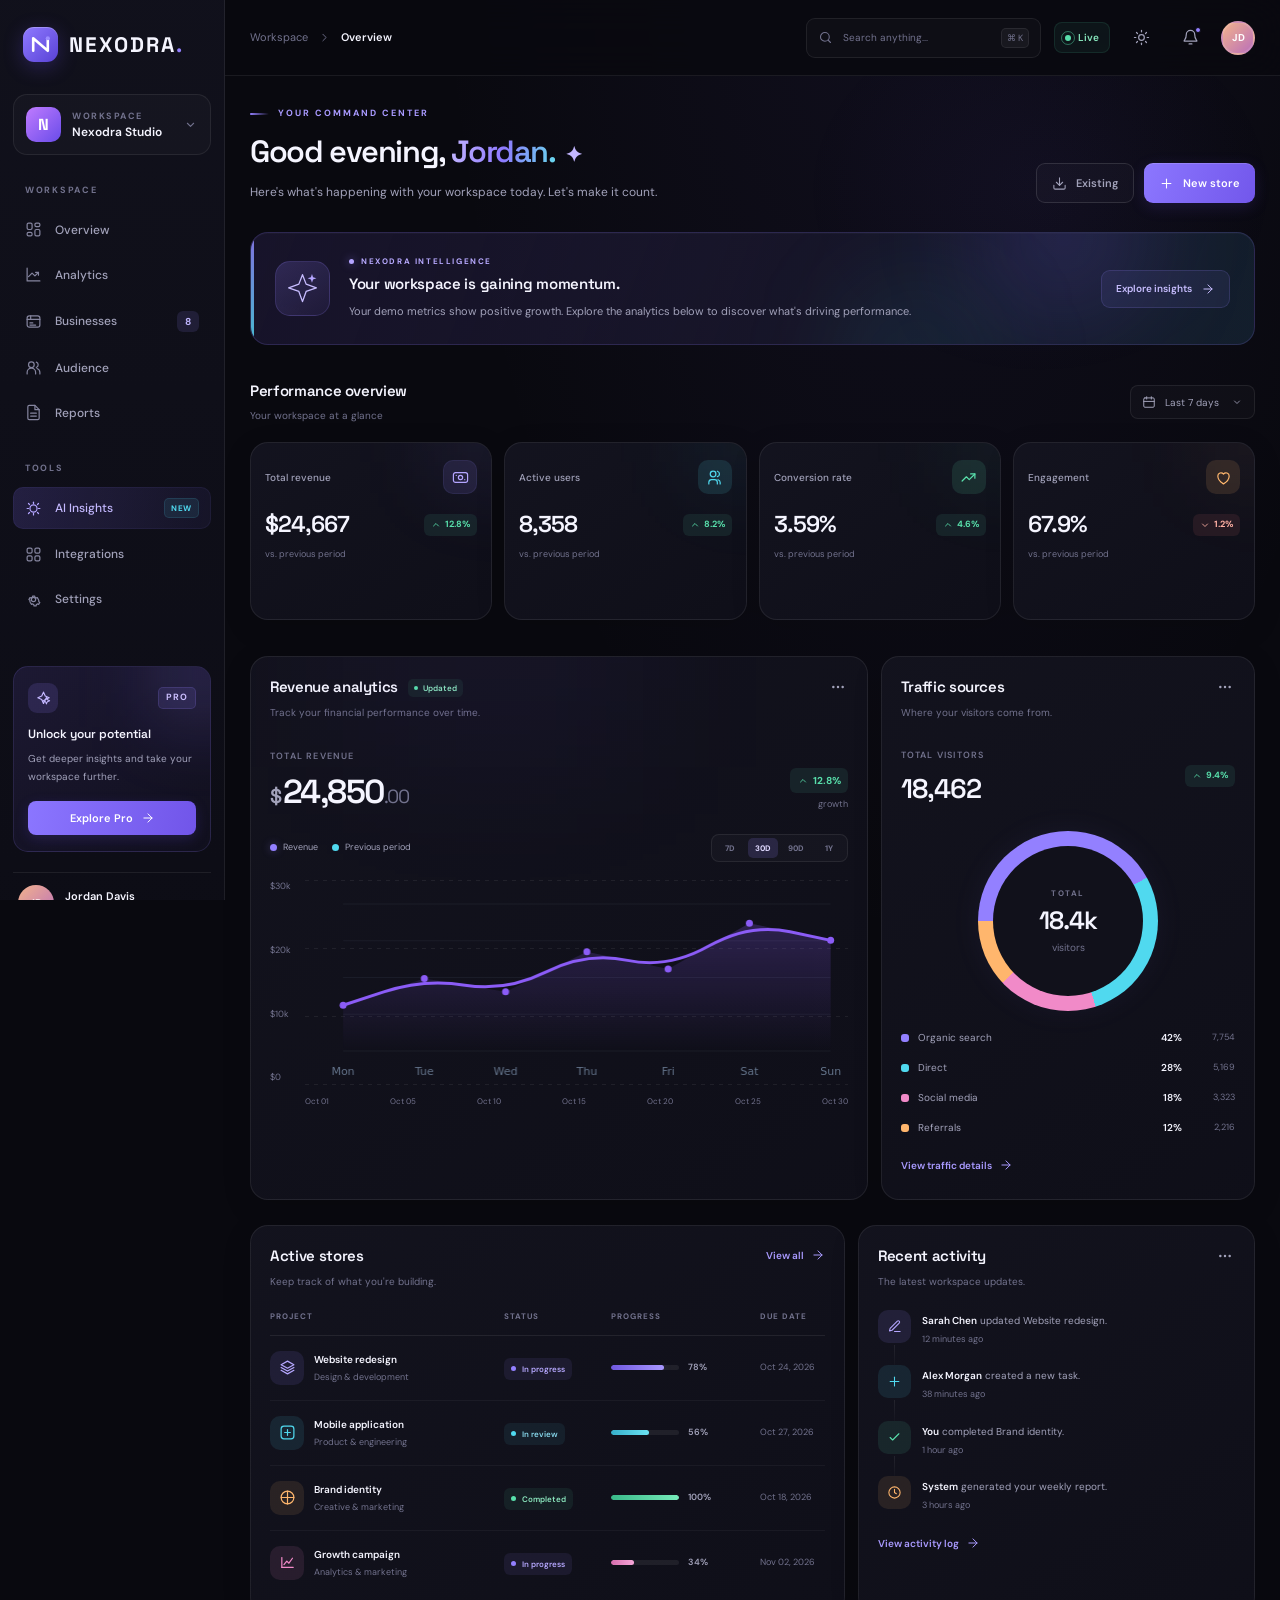
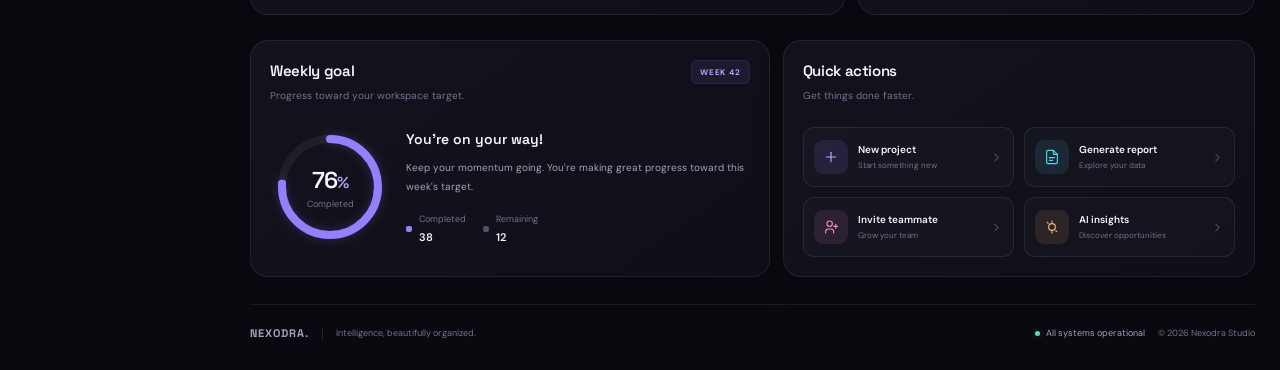
<file: dashboard/Index.html>
<!DOCTYPE html>
<html lang="en">

<head>
    <meta charset="UTF-8">

    <meta
        name="viewport"
        content="width=device-width, initial-scale=1.0"
    >

    <meta
        name="description"
        content="NEXODRA — Your command center for analytics, productivity, and intelligent insights."
    >

    <meta name="theme-color" content="#09090f">

    <title>NEXODRA — Intelligence Dashboard</title>

    <!-- Google Fonts -->
    <link rel="preconnect" href="https://fonts.googleapis.com">
    <link
        rel="preconnect"
        href="https://fonts.gstatic.com"
        crossorigin
    >

    <link
        href="https://fonts.googleapis.com/css2?family=DM+Sans:wght@400;500;600;700&family=Space+Grotesk:wght@400;500;600;700&display=swap"
        rel="stylesheet"
    >

    <!-- Main stylesheet -->
    <link rel="stylesheet" href="Style.css">

</head>

<body>

    <!-- =========================================
         APPLICATION ROOT
    ========================================== -->

    <div class="app-shell" id="appShell">


        <!-- =====================================
             SIDEBAR
        ====================================== -->

        <aside class="sidebar" id="sidebar">

            <div class="sidebar-top">

                <!-- BRAND -->

                <a href="#overview" class="brand" aria-label="Nexodra home">

                    <span class="brand-symbol">

                        <svg
                            viewBox="0 0 48 48"
                            fill="none"
                            aria-hidden="true"
                        >
                            <path
                                d="M10 36V12L38 36V12"
                                stroke="currentColor"
                                stroke-width="5"
                                stroke-linecap="round"
                                stroke-linejoin="round"
                            />

                            <circle
                                cx="38"
                                cy="12"
                                r="4"
                                fill="#9B8CFF"
                            />

                        </svg>

                    </span>

                    <span class="brand-name">
                        NEXODRA<span class="brand-period">.</span>
                    </span>

                </a>


                <!-- WORKSPACE SELECTOR -->

                <button
                    class="workspace-selector"
                    id="workspaceSelector"
                    type="button"
                    aria-label="Select workspace"
                >

                    <span class="workspace-avatar">
                        N
                    </span>

                    <span class="workspace-info">

                        <span class="workspace-label">
                            WORKSPACE
                        </span>

                        <span class="workspace-name">
                            Nexodra Studio
                        </span>

                    </span>

                    <svg
                        class="icon workspace-chevron"
                        viewBox="0 0 24 24"
                        aria-hidden="true"
                    >
                        <path d="m7 10 5 5 5-5"/>
                    </svg>

                </button>


                <!-- PRIMARY NAVIGATION -->

                <div class="nav-section">

                    <p class="nav-section-title">
                        WORKSPACE
                    </p>


                    <nav class="main-navigation" aria-label="Main navigation">

                        <a
                            href="#overview"
                            class="nav-item active"
                            data-page="overview"
                        >

                            <svg class="icon" viewBox="0 0 24 24" aria-hidden="true">
                                <rect x="3" y="3" width="7" height="9" rx="2"/>
                                <rect x="14" y="3" width="7" height="5" rx="2"/>
                                <rect x="14" y="12" width="7" height="9" rx="2"/>
                                <rect x="3" y="16" width="7" height="5" rx="2"/>
                            </svg>

                            <span>Overview</span>

                            <span class="nav-active-indicator"></span>

                        </a>


                        <a
                            href="#analytics"
                            class="nav-item"
                            data-page="analytics"
                        >

                            <svg class="icon" viewBox="0 0 24 24" aria-hidden="true">
                                <path d="M3 3v18h18"/>
                                <path d="m19 9-5 5-4-4-5 5"/>
                                <path d="M15 9h4v4"/>
                            </svg>

                            <span>Analytics</span>

                        </a>


                        <a
                            href="#projects"
                            class="nav-item"
                            data-page="projects"
                        >

                            <svg class="icon" viewBox="0 0 24 24" aria-hidden="true">
                                <rect x="3" y="4" width="18" height="16" rx="3"/>
                                <path d="M3 9h18"/>
                                <path d="M8 4v5"/>
                                <path d="M7 14h4"/>
                                <path d="M7 17h8"/>
                            </svg>

                            <span>Businesses</span>

                            <span class="nav-count">8</span>

                        </a>


                        <a
                            href="#audience"
                            class="nav-item"
                            data-page="audience"
                        >

                            <svg class="icon" viewBox="0 0 24 24" aria-hidden="true">
                                <circle cx="9" cy="8" r="4"/>
                                <path d="M3 21v-2a6 6 0 0 1 12 0v2"/>
                                <path d="M16 4.5a4 4 0 0 1 0 7.5"/>
                                <path d="M21 21v-2a6 6 0 0 0-4-5.65"/>
                            </svg>

                            <span>Audience</span>

                        </a>


                        <a
                            href="#reports"
                            class="nav-item"
                            data-page="reports"
                        >

                            <svg class="icon" viewBox="0 0 24 24" aria-hidden="true">
                                <path d="M14 2H6a2 2 0 0 0-2 2v16a2 2 0 0 0 2 2h12a2 2 0 0 0 2-2V8z"/>
                                <path d="M14 2v6h6"/>
                                <path d="M8 13h8"/>
                                <path d="M8 17h8"/>
                            </svg>

                            <span>Reports</span>

                        </a>

                    </nav>

                </div>


                <!-- TOOLS -->

                <div class="nav-section">

                    <p class="nav-section-title">
                        TOOLS
                    </p>

                    <nav class="main-navigation" aria-label="Tools">

                        <a
                            href="#insights"
                            class="nav-item"
                            data-page="insights"
                        >

                            <svg class="icon" viewBox="0 0 24 24" aria-hidden="true">
                                <path d="M12 3v2"/>
                                <path d="M12 19v2"/>
                                <path d="m4.93 4.93 1.42 1.42"/>
                                <path d="m17.65 17.65 1.42 1.42"/>
                                <path d="M3 12h2"/>
                                <path d="M19 12h2"/>
                                <path d="m4.93 19.07 1.42-1.42"/>
                                <path d="m17.65 6.35 1.42-1.42"/>
                                <circle cx="12" cy="12" r="5"/>
                            </svg>

                            <span>AI Insights</span>

                            <span class="nav-new">NEW</span>

                        </a>


                        <a
                            href="#integrations"
                            class="nav-item"
                            data-page="integrations"
                        >

                            <svg class="icon" viewBox="0 0 24 24" aria-hidden="true">
                                <rect x="3" y="3" width="7" height="7" rx="2"/>
                                <rect x="14" y="3" width="7" height="7" rx="2"/>
                                <rect x="14" y="14" width="7" height="7" rx="2"/>
                                <rect x="3" y="14" width="7" height="7" rx="2"/>
                            </svg>

                            <span>Integrations</span>

                        </a>


                        <a
                            href="#settings"
                            class="nav-item"
                            data-page="settings"
                        >

                            <svg class="icon" viewBox="0 0 24 24" aria-hidden="true">
                                <circle cx="12" cy="12" r="3"/>
                                <path d="m19.4 15 .1.1 1.4 1.1-1.5 2.6-1.7-.6a8 8 0 0 1-1.7 1l-.3 1.8h-3l-.3-1.8a8 8 0 0 1-1.7-1l-1.7.6-1.5-2.6L7 15a8 8 0 0 1 0-2l-1.5-1.1L7 9.3l1.7.6a8 8 0 0 1 1.7-1l.3-1.8h3l.3 1.8a8 8 0 0 1 1.7 1l1.7-.6 1.5 2.6L19.4 13a8 8 0 0 1 0 2Z"/>
                            </svg>

                            <span>Settings</span>

                        </a>

                    </nav>

                </div>

            </div>


            <!-- SIDEBAR BOTTOM -->

            <div class="sidebar-bottom">


                <!-- PLAN CARD -->

                <div class="plan-card">

                    <div class="plan-card-top">

                        <span class="plan-icon">

                            <svg class="icon" viewBox="0 0 24 24" aria-hidden="true">
                                <path d="m12 3 2.5 5.5L20 11l-5.5 2.5L12 19l-2.5-5.5L4 11l5.5-2.5L12 3Z"/>
                                <path d="m19 14 1.5 3.5L24 19l-3.5 1.5L19 24l-1.5-3.5L14 19l3.5-1.5L19 14Z" transform="translate(-1 -2) scale(.9)"/>
                            </svg>

                        </span>

                        <span class="plan-badge">
                            PRO
                        </span>

                    </div>

                    <h3>Unlock your potential</h3>

                    <p>
                        Get deeper insights and take your workspace further.
                    </p>

                    <button
                        class="plan-button"
                        id="upgradeButton"
                        type="button"
                    >
                        Explore Pro

                        <svg class="icon" viewBox="0 0 24 24" aria-hidden="true">
                            <path d="M5 12h14"/>
                            <path d="m12 5 7 7-7 7"/>
                        </svg>

                    </button>

                </div>


                <!-- USER PROFILE -->

                <button
                    class="user-profile"
                    id="profileButton"
                    type="button"
                >

                    <span class="user-avatar">
                        JD
                        <span class="user-status"></span>
                    </span>

                    <span class="user-details">

                        <span class="user-name">
                            Jordan Davis
                        </span>

                        <span class="user-role">
                            Workspace admin
                        </span>

                    </span>

                    <svg class="icon profile-menu-icon" viewBox="0 0 24 24" aria-hidden="true">
                        <circle cx="5" cy="12" r="1"/>
                        <circle cx="12" cy="12" r="1"/>
                        <circle cx="19" cy="12" r="1"/>
                    </svg>

                </button>

            </div>

        </aside>



        <!-- =====================================
             MAIN CONTENT
        ====================================== -->

        <main class="main-content" id="mainContent">


            <!-- TOP HEADER -->

            <header class="topbar">

                <div class="topbar-left">

                    <button
                        class="icon-button mobile-menu-button"
                        id="mobileMenuButton"
                        type="button"
                        aria-label="Toggle navigation"
                    >

                        <svg class="icon" viewBox="0 0 24 24" aria-hidden="true">
                            <path d="M4 6h16"/>
                            <path d="M4 12h16"/>
                            <path d="M4 18h16"/>
                        </svg>

                    </button>

                    <div class="breadcrumb">

                        <span>Workspace</span>

                        <svg class="icon breadcrumb-arrow" viewBox="0 0 24 24" aria-hidden="true">
                            <path d="m9 18 6-6-6-6"/>
                        </svg>

                        <span class="breadcrumb-current" id="breadcrumbCurrent">
                            Overview
                        </span>

                    </div>

                </div>


                <div class="topbar-right">


                    <!-- GLOBAL SEARCH -->

                    <button
                        class="search-trigger"
                        id="searchTrigger"
                        type="button"
                    >

                        <svg class="icon" viewBox="0 0 24 24" aria-hidden="true">
                            <circle cx="11" cy="11" r="7"/>
                            <path d="m20 20-4-4"/>
                        </svg>

                        <span>Search anything...</span>

                        <kbd>⌘ K</kbd>

                    </button>


                    <!-- LIVE INDICATOR -->

                    <div class="live-status" title="Demo dashboard status">

                        <span class="live-dot"></span>

                        <span>Live</span>

                    </div>


                    <!-- THEME SWITCH -->

                    <button
                        class="icon-button"
                        id="themeToggle"
                        type="button"
                        aria-label="Toggle color theme"
                        title="Toggle theme"
                    >

                        <svg class="icon theme-sun-icon" viewBox="0 0 24 24" aria-hidden="true">
                            <circle cx="12" cy="12" r="4"/>
                            <path d="M12 2v2"/>
                            <path d="M12 20v2"/>
                            <path d="m4.93 4.93 1.42 1.42"/>
                            <path d="m17.65 17.65 1.42 1.42"/>
                            <path d="M2 12h2"/>
                            <path d="M20 12h2"/>
                            <path d="m4.93 19.07 1.42-1.42"/>
                            <path d="m17.65 6.35 1.42-1.42"/>
                        </svg>

                    </button>


                    <!-- NOTIFICATIONS -->

                    <button
                        class="icon-button notification-button"
                        id="notificationButton"
                        type="button"
                        aria-label="Notifications"
                    >

                        <svg class="icon" viewBox="0 0 24 24" aria-hidden="true">
                            <path d="M18 8a6 6 0 0 0-12 0c0 7-3 7-3 9h18c0-2-3-2-3-9"/>
                            <path d="M10 21h4"/>
                        </svg>

                        <span class="notification-indicator"></span>

                    </button>


                    <!-- AVATAR -->

                    <button
                        class="topbar-avatar"
                        id="topbarAvatar"
                        type="button"
                        aria-label="Open user profile"
                    >
                        JD
                    </button>

                </div>

            </header>



            <!-- PAGE CONTENT -->

            <div class="page-container" id="pageContainer">


                <!-- =================================
                     WELCOME SECTION
                ================================== -->

                <section class="welcome-section" id="overview">

                    <div class="welcome-copy">

                        <div class="eyebrow">

                            <span class="eyebrow-line"></span>

                            YOUR COMMAND CENTER

                        </div>

                        <h1>
                            Good evening,
                            <span class="gradient-text">Jordan.</span>
                            <span class="greeting-sparkle">✦</span>
                        </h1>

                        <p class="welcome-description">
                            Here's what's happening with your workspace today.
                            Let's make it count.
                        </p>

                    </div>


                    <div class="welcome-actions">

                        <button
                            class="secondary-button"
                            id="exportButton"
                            type="button"
                        >

                            <svg class="icon" viewBox="0 0 24 24" aria-hidden="true">
                                <path d="M21 15v4a2 2 0 0 1-2 2H5a2 2 0 0 1-2-2v-4"/>
                                <path d="m7 10 5 5 5-5"/>
                                <path d="M12 15V3"/>
                            </svg>

                            Existing

                        </button>


                        <button
                            class="primary-button"
                            id="newProjectButton"
                            type="button"
                        >

                            <svg class="icon" viewBox="0 0 24 24" aria-hidden="true">
                                <path d="M12 5v14"/>
                                <path d="M5 12h14"/>
                            </svg>

                            New store

                        </button>

                    </div>

                </section>



                <!-- =================================
                     QUICK INSIGHT BANNER
                ================================== -->

                <section class="insight-banner" id="insights">

                    <div class="insight-decoration insight-decoration-one"></div>

                    <div class="insight-decoration insight-decoration-two"></div>

                    <div class="insight-icon-wrap">

                        <svg viewBox="0 0 48 48" fill="none" aria-hidden="true">

                            <path
                                d="M24 5 29 18 43 23 29 28 24 42 19 28 5 23 19 18 24 5Z"
                                stroke="currentColor"
                                stroke-width="1.8"
                                stroke-linejoin="round"
                            />

                            <path
                                d="m37 4 1.5 4.5L43 10l-4.5 1.5L37 16l-1.5-4.5L31 10l4.5-1.5L37 4Z"
                                fill="#B5A6FF"
                            />

                        </svg>

                    </div>


                    <div class="insight-content">

                        <div class="insight-label">
                            <span class="insight-pulse"></span>
                            NEXODRA INTELLIGENCE
                        </div>

                        <h2>
                            Your workspace is gaining momentum.
                        </h2>

                        <p>
                            Your demo metrics show positive growth.
                            Explore the analytics below to discover what's driving performance.
                        </p>

                    </div>


                    <button
                        class="insight-action"
                        id="exploreInsightsButton"
                        type="button"
                    >

                        Explore insights

                        <svg class="icon" viewBox="0 0 24 24" aria-hidden="true">
                            <path d="M5 12h14"/>
                            <path d="m12 5 7 7-7 7"/>
                        </svg>

                    </button>

                </section>



                <!-- =================================
                     STATISTICS CARDS
                ================================== -->

                <section class="stats-section" aria-label="Key performance metrics">


                    <div class="section-heading">

                        <div>

                            <h2>Performance overview</h2>

                            <p>Your workspace at a glance</p>

                        </div>


                        <button
                            class="period-selector"
                            id="statsPeriod"
                            type="button"
                            data-period="7d"
                        >

                            <svg class="icon" viewBox="0 0 24 24" aria-hidden="true">
                                <rect x="3" y="5" width="18" height="16" rx="2"/>
                                <path d="M16 3v4"/>
                                <path d="M8 3v4"/>
                                <path d="M3 11h18"/>
                            </svg>

                            Last 7 days

                            <svg class="icon" viewBox="0 0 24 24" aria-hidden="true">
                                <path d="m7 10 5 5 5-5"/>
                            </svg>

                        </button>

                    </div>



                    <div class="stats-grid">


                        <!-- REVENUE -->

                        <article class="stat-card" data-stat="revenue">

                            <div class="stat-card-top">

                                <span class="stat-label">
                                    Total revenue
                                </span>

                                <span class="stat-icon stat-icon-purple">

                                    <svg class="icon" viewBox="0 0 24 24" aria-hidden="true">
                                        <rect x="2" y="5" width="20" height="14" rx="3"/>
                                        <circle cx="12" cy="12" r="3"/>
                                        <path d="M6 9h.01"/>
                                        <path d="M18 15h.01"/>
                                    </svg>

                                </span>

                            </div>


                            <div class="stat-value-row">

                                <h3 class="stat-value" data-count="24850" data-prefix="$" data-format="currency">
                                    $24,850
                                </h3>

                                <span class="stat-trend trend-up">

                                    <svg class="icon" viewBox="0 0 24 24" aria-hidden="true">
                                        <path d="m7 14 5-5 5 5"/>
                                    </svg>

                                    12.8%

                                </span>

                            </div>


                            <p class="stat-comparison">
                                <span class="comparison-muted">vs. previous period</span>
                            </p>


                            <div class="mini-chart mini-chart-purple">

                                <canvas
                                    class="sparkline"
                                    id="revenueSparkline"
                                    aria-label="Revenue trend chart"
                                ></canvas>

                            </div>

                        </article>



                        <!-- ACTIVE USERS -->

                        <article class="stat-card" data-stat="users">

                            <div class="stat-card-top">

                                <span class="stat-label">
                                    Active users
                                </span>

                                <span class="stat-icon stat-icon-cyan">

                                    <svg class="icon" viewBox="0 0 24 24" aria-hidden="true">
                                        <path d="M16 21v-2a4 4 0 0 0-4-4H8a4 4 0 0 0-4 4v2"/>
                                        <circle cx="10" cy="7" r="4"/>
                                        <path d="M20 21v-2a4 4 0 0 0-3-3.87"/>
                                        <path d="M16 3.13a4 4 0 0 1 0 7.75"/>
                                    </svg>

                                </span>

                            </div>


                            <div class="stat-value-row">

                                <h3 class="stat-value" data-count="8420" data-format="number">
                                    8,420
                                </h3>

                                <span class="stat-trend trend-up">

                                    <svg class="icon" viewBox="0 0 24 24" aria-hidden="true">
                                        <path d="m7 14 5-5 5 5"/>
                                    </svg>

                                    8.2%

                                </span>

                            </div>


                            <p class="stat-comparison">
                                <span class="comparison-muted">vs. previous period</span>
                            </p>


                            <div class="mini-chart mini-chart-cyan">

                                <canvas
                                    class="sparkline"
                                    id="usersSparkline"
                                    aria-label="Active users trend chart"
                                ></canvas>

                            </div>

                        </article>



                        <!-- CONVERSION RATE -->

                        <article class="stat-card" data-stat="conversion">

                            <div class="stat-card-top">

                                <span class="stat-label">
                                    Conversion rate
                                </span>

                                <span class="stat-icon stat-icon-green">

                                    <svg class="icon" viewBox="0 0 24 24" aria-hidden="true">
                                        <path d="M3 17 9 11l4 4 8-8"/>
                                        <path d="M15 7h6v6"/>
                                    </svg>

                                </span>

                            </div>


                            <div class="stat-value-row">

                                <h3 class="stat-value" data-count="3.62" data-suffix="%" data-decimals="2">
                                    3.62%
                                </h3>

                                <span class="stat-trend trend-up">

                                    <svg class="icon" viewBox="0 0 24 24" aria-hidden="true">
                                        <path d="m7 14 5-5 5 5"/>
                                    </svg>

                                    4.6%

                                </span>

                            </div>


                            <p class="stat-comparison">
                                <span class="comparison-muted">vs. previous period</span>
                            </p>


                            <div class="mini-chart mini-chart-green">

                                <canvas
                                    class="sparkline"
                                    id="conversionSparkline"
                                    aria-label="Conversion rate trend chart"
                                ></canvas>

                            </div>

                        </article>



                        <!-- ENGAGEMENT -->

                        <article class="stat-card" data-stat="engagement">

                            <div class="stat-card-top">

                                <span class="stat-label">
                                    Engagement
                                </span>

                                <span class="stat-icon stat-icon-orange">

                                    <svg class="icon" viewBox="0 0 24 24" aria-hidden="true">
                                        <path d="M12 21s-8-4.5-8-11a4.5 4.5 0 0 1 8-2.9A4.5 4.5 0 0 1 20 10c0 6.5-8 11-8 11Z"/>
                                    </svg>

                                </span>

                            </div>


                            <div class="stat-value-row">

                                <h3 class="stat-value" data-count="68.4" data-suffix="%" data-decimals="1">
                                    68.4%
                                </h3>

                                <span class="stat-trend trend-down">

                                    <svg class="icon" viewBox="0 0 24 24" aria-hidden="true">
                                        <path d="m7 10 5 5 5-5"/>
                                    </svg>

                                    1.2%

                                </span>

                            </div>


                            <p class="stat-comparison">
                                <span class="comparison-muted">vs. previous period</span>
                            </p>


                            <div class="mini-chart mini-chart-orange">

                                <canvas
                                    class="sparkline"
                                    id="engagementSparkline"
                                    aria-label="Engagement trend chart"
                                ></canvas>

                            </div>

                        </article>


                    </div>

                </section>



                <!-- =================================
                     ANALYTICS GRID
                ================================== -->

                <section class="analytics-section" id="analytics">


                    <div class="analytics-grid">


                        <!-- MAIN ANALYTICS CHART -->

                        <article class="panel revenue-panel">


                            <div class="panel-header">

                                <div>

                                    <div class="panel-title-row">

                                        <h2>Revenue analytics</h2>

                                        <span class="chart-live-badge">
                                            <span></span>
                                            Updated
                                        </span>

                                    </div>

                                    <p class="panel-description">
                                        Track your financial performance over time.
                                    </p>

                                </div>


                                <button
                                    class="icon-button panel-menu-button"
                                    data-menu="revenue"
                                    type="button"
                                    aria-label="Revenue chart options"
                                >

                                    <svg class="icon" viewBox="0 0 24 24" aria-hidden="true">
                                        <circle cx="5" cy="12" r="1"/>
                                        <circle cx="12" cy="12" r="1"/>
                                        <circle cx="19" cy="12" r="1"/>
                                    </svg>

                                </button>

                            </div>



                            <div class="revenue-summary">

                                <div class="revenue-summary-main">

                                    <span class="summary-overline">
                                        TOTAL REVENUE
                                    </span>

                                    <div class="revenue-number">
                                        <span>$</span>24,850<span class="revenue-decimal">.00</span>
                                    </div>

                                </div>


                                <div class="revenue-summary-change">

                                    <span class="change-pill">

                                        <svg class="icon" viewBox="0 0 24 24" aria-hidden="true">
                                            <path d="m7 14 5-5 5 5"/>
                                        </svg>

                                        12.8%

                                    </span>

                                    <span class="change-caption">
                                        growth
                                    </span>

                                </div>

                            </div>



                            <div class="chart-legend">

                                <span class="legend-item">

                                    <span class="legend-dot legend-dot-purple"></span>

                                    Revenue

                                </span>

                                <span class="legend-item">

                                    <span class="legend-dot legend-dot-cyan"></span>

                                    Previous period

                                </span>


                                <div class="chart-period-controls" role="group" aria-label="Chart time range">

                                    <button
                                        class="chart-period-button"
                                        data-range="7d"
                                        type="button"
                                    >
                                        7D
                                    </button>

                                    <button
                                        class="chart-period-button active"
                                        data-range="30d"
                                        type="button"
                                    >
                                        30D
                                    </button>

                                    <button
                                        class="chart-period-button"
                                        data-range="90d"
                                        type="button"
                                    >
                                        90D
                                    </button>

                                    <button
                                        class="chart-period-button"
                                        data-range="1y"
                                        type="button"
                                    >
                                        1Y
                                    </button>

                                </div>

                            </div>



                            <div class="main-chart-container">

                                <div class="chart-y-axis" aria-hidden="true">

                                    <span>$30k</span>

                                    <span>$20k</span>

                                    <span>$10k</span>

                                    <span>$0</span>

                                </div>


                                <div class="main-chart-plot">

                                    <div class="chart-grid-lines" aria-hidden="true">

                                        <span></span>
                                        <span></span>
                                        <span></span>
                                        <span></span>

                                    </div>


                                    <canvas
                                        id="revenueChart"
                                        class="main-chart-canvas"
                                        role="img"
                                        aria-label="Revenue analytics chart showing revenue and previous period"
                                    ></canvas>


                                    <div
                                        class="chart-tooltip"
                                        id="chartTooltip"
                                        aria-hidden="true"
                                    >

                                        <span class="tooltip-date">
                                            Oct 12
                                        </span>

                                        <strong class="tooltip-value">
                                            $24,850
                                        </strong>

                                    </div>

                                </div>

                            </div>


                            <div class="chart-x-axis" id="chartXAxis" aria-hidden="true">

                                <span>Oct 01</span>
                                <span>Oct 05</span>
                                <span>Oct 10</span>
                                <span>Oct 15</span>
                                <span>Oct 20</span>
                                <span>Oct 25</span>
                                <span>Oct 30</span>

                            </div>


                        </article>



                        <!-- TRAFFIC SOURCES -->

                        <article class="panel traffic-panel" id="audience">


                            <div class="panel-header">

                                <div>

                                    <h2>Traffic sources</h2>

                                    <p class="panel-description">
                                        Where your visitors come from.
                                    </p>

                                </div>


                                <button
                                    class="icon-button panel-menu-button"
                                    data-menu="traffic"
                                    type="button"
                                    aria-label="Traffic source options"
                                >

                                    <svg class="icon" viewBox="0 0 24 24" aria-hidden="true">
                                        <circle cx="5" cy="12" r="1"/>
                                        <circle cx="12" cy="12" r="1"/>
                                        <circle cx="19" cy="12" r="1"/>
                                    </svg>

                                </button>

                            </div>



                            <div class="traffic-total">

                                <div>

                                    <span class="summary-overline">
                                        TOTAL VISITORS
                                    </span>

                                    <h3>18,462</h3>

                                </div>


                                <span class="stat-trend trend-up">

                                    <svg class="icon" viewBox="0 0 24 24" aria-hidden="true">
                                        <path d="m7 14 5-5 5 5"/>
                                    </svg>

                                    9.4%

                                </span>

                            </div>



                            <div class="donut-chart-container">

                                <div
                                    class="donut-chart"
                                    id="trafficDonut"
                                    role="img"
                                    aria-label="Traffic sources distribution chart"
                                >

                                    <div class="donut-center">

                                        <span class="donut-center-label">
                                            TOTAL
                                        </span>

                                        <strong>18.4k</strong>

                                        <span class="donut-center-caption">
                                            visitors
                                        </span>

                                    </div>

                                </div>

                            </div>



                            <div class="traffic-legend">


                                <div class="traffic-source-row">

                                    <span class="traffic-source-name">

                                        <span class="source-dot source-purple"></span>

                                        Organic search

                                    </span>

                                    <div class="traffic-source-data">

                                        <strong>42%</strong>

                                        <span>7,754</span>

                                    </div>

                                </div>



                                <div class="traffic-source-row">

                                    <span class="traffic-source-name">

                                        <span class="source-dot source-cyan"></span>

                                        Direct

                                    </span>

                                    <div class="traffic-source-data">

                                        <strong>28%</strong>

                                        <span>5,169</span>

                                    </div>

                                </div>



                                <div class="traffic-source-row">

                                    <span class="traffic-source-name">

                                        <span class="source-dot source-pink"></span>

                                        Social media

                                    </span>

                                    <div class="traffic-source-data">

                                        <strong>18%</strong>

                                        <span>3,323</span>

                                    </div>

                                </div>



                                <div class="traffic-source-row">

                                    <span class="traffic-source-name">

                                        <span class="source-dot source-orange"></span>

                                        Referrals

                                    </span>

                                    <div class="traffic-source-data">

                                        <strong>12%</strong>

                                        <span>2,216</span>

                                    </div>

                                </div>


                            </div>


                            <button
                                class="text-action"
                                id="trafficDetailsButton"
                                type="button"
                            >

                                View traffic details

                                <svg class="icon" viewBox="0 0 24 24" aria-hidden="true">
                                    <path d="M5 12h14"/>
                                    <path d="m12 5 7 7-7 7"/>
                                </svg>

                            </button>


                        </article>


                    </div>


                </section>



                <!-- =================================
                     LOWER DASHBOARD GRID
                ================================== -->

                <section class="lower-dashboard-grid">


                    <!-- PROJECTS -->

                    <article class="panel projects-panel" id="projects">


                        <div class="panel-header">

                            <div>

                                <h2>Active stores</h2>

                                <p class="panel-description">
                                    Keep track of what you're building.
                                </p>

                            </div>


                            <button
                                class="text-action compact-action"
                                id="viewAllProjects"
                                type="button"
                            >

                                View all

                                <svg class="icon" viewBox="0 0 24 24" aria-hidden="true">
                                    <path d="M5 12h14"/>
                                    <path d="m12 5 7 7-7 7"/>
                                </svg>

                            </button>

                        </div>



                        <div class="projects-table-wrapper">

                            <table class="projects-table">

                                <thead>

                                    <tr>

                                        <th scope="col">PROJECT</th>

                                        <th scope="col">STATUS</th>

                                        <th scope="col">PROGRESS</th>

                                        <th scope="col">DUE DATE</th>

                                    </tr>

                                </thead>


                                <tbody id="projectsTableBody">


                                    <tr class="project-row">

                                        <td>

                                            <div class="project-name-cell">

                                                <span class="project-logo project-logo-purple">
                                                    <svg class="icon" viewBox="0 0 24 24" aria-hidden="true">
                                                        <path d="m12 3 9 5-9 5-9-5 9-5Z"/>
                                                        <path d="m3 12 9 5 9-5"/>
                                                        <path d="m3 16 9 5 9-5"/>
                                                    </svg>
                                                </span>

                                                <span class="project-text">

                                                    <strong>Website redesign</strong>

                                                    <small>Design & development</small>

                                                </span>

                                            </div>

                                        </td>


                                        <td>

                                            <span class="project-status status-progress">
                                                <span></span>
                                                In progress
                                            </span>

                                        </td>


                                        <td>

                                            <div class="project-progress-cell">

                                                <div class="progress-track">

                                                    <span
                                                        class="progress-fill progress-purple"
                                                        style="--progress: 78%;"
                                                    ></span>

                                                </div>

                                                <span class="progress-percentage">
                                                    78%
                                                </span>

                                            </div>

                                        </td>


                                        <td class="project-due-date">
                                            Oct 24, 2026
                                        </td>

                                    </tr>



                                    <tr class="project-row">

                                        <td>

                                            <div class="project-name-cell">

                                                <span class="project-logo project-logo-cyan">

                                                    <svg class="icon" viewBox="0 0 24 24" aria-hidden="true">
                                                        <rect x="3" y="3" width="18" height="18" rx="4"/>
                                                        <path d="M8 12h8"/>
                                                        <path d="M12 8v8"/>
                                                    </svg>

                                                </span>

                                                <span class="project-text">

                                                    <strong>Mobile application</strong>

                                                    <small>Product & engineering</small>

                                                </span>

                                            </div>

                                        </td>


                                        <td>

                                            <span class="project-status status-review">
                                                <span></span>
                                                In review
                                            </span>

                                        </td>


                                        <td>

                                            <div class="project-progress-cell">

                                                <div class="progress-track">

                                                    <span
                                                        class="progress-fill progress-cyan"
                                                        style="--progress: 56%;"
                                                    ></span>

                                                </div>

                                                <span class="progress-percentage">
                                                    56%
                                                </span>

                                            </div>

                                        </td>


                                        <td class="project-due-date">
                                            Oct 27, 2026
                                        </td>

                                    </tr>



                                    <tr class="project-row">

                                        <td>

                                            <div class="project-name-cell">

                                                <span class="project-logo project-logo-orange">

                                                    <svg class="icon" viewBox="0 0 24 24" aria-hidden="true">
                                                        <path d="M12 3v18"/>
                                                        <path d="M3 12h18"/>
                                                        <circle cx="12" cy="12" r="9"/>
                                                    </svg>

                                                </span>

                                                <span class="project-text">

                                                    <strong>Brand identity</strong>

                                                    <small>Creative & marketing</small>

                                                </span>

                                            </div>

                                        </td>


                                        <td>

                                            <span class="project-status status-completed">
                                                <span></span>
                                                Completed
                                            </span>

                                        </td>


                                        <td>

                                            <div class="project-progress-cell">

                                                <div class="progress-track">

                                                    <span
                                                        class="progress-fill progress-green"
                                                        style="--progress: 100%;"
                                                    ></span>

                                                </div>

                                                <span class="progress-percentage">
                                                    100%
                                                </span>

                                            </div>

                                        </td>


                                        <td class="project-due-date">
                                            Oct 18, 2026
                                        </td>

                                    </tr>



                                    <tr class="project-row">

                                        <td>

                                            <div class="project-name-cell">

                                                <span class="project-logo project-logo-pink">

                                                    <svg class="icon" viewBox="0 0 24 24" aria-hidden="true">
                                                        <path d="M4 19V5"/>
                                                        <path d="M4 19h16"/>
                                                        <path d="m7 15 4-5 3 3 5-7"/>
                                                    </svg>

                                                </span>

                                                <span class="project-text">

                                                    <strong>Growth campaign</strong>

                                                    <small>Analytics & marketing</small>

                                                </span>

                                            </div>

                                        </td>


                                        <td>

                                            <span class="project-status status-progress">
                                                <span></span>
                                                In progress
                                            </span>

                                        </td>


                                        <td>

                                            <div class="project-progress-cell">

                                                <div class="progress-track">

                                                    <span
                                                        class="progress-fill progress-pink"
                                                        style="--progress: 34%;"
                                                    ></span>

                                                </div>

                                                <span class="progress-percentage">
                                                    34%
                                                </span>

                                            </div>

                                        </td>


                                        <td class="project-due-date">
                                            Nov 02, 2026
                                        </td>

                                    </tr>


                                </tbody>

                            </table>

                        </div>


                    </article>



                    <!-- RECENT ACTIVITY -->

                    <article class="panel activity-panel" id="reports">


                        <div class="panel-header">

                            <div>

                                <h2>Recent activity</h2>

                                <p class="panel-description">
                                    The latest workspace updates.
                                </p>

                            </div>


                            <button
                                class="icon-button panel-menu-button"
                                data-menu="activity"
                                type="button"
                                aria-label="Activity options"
                            >

                                <svg class="icon" viewBox="0 0 24 24" aria-hidden="true">
                                    <circle cx="5" cy="12" r="1"/>
                                    <circle cx="12" cy="12" r="1"/>
                                    <circle cx="19" cy="12" r="1"/>
                                </svg>

                            </button>

                        </div>



                        <div class="activity-list" id="activityList">


                            <div class="activity-item">

                                <span class="activity-icon activity-icon-purple">

                                    <svg class="icon" viewBox="0 0 24 24" aria-hidden="true">
                                        <path d="M12 20h9"/>
                                        <path d="M16.5 3.5a2.12 2.12 0 0 1 3 3L8 18l-4 1 1-4Z"/>
                                    </svg>

                                </span>


                                <div class="activity-content">

                                    <p>
                                        <strong>Sarah Chen</strong>
                                        updated Website redesign.
                                    </p>

                                    <span class="activity-time">
                                        12 minutes ago
                                    </span>

                                </div>

                            </div>



                            <div class="activity-item">

                                <span class="activity-icon activity-icon-cyan">

                                    <svg class="icon" viewBox="0 0 24 24" aria-hidden="true">
                                        <path d="M12 5v14"/>
                                        <path d="M5 12h14"/>
                                    </svg>

                                </span>


                                <div class="activity-content">

                                    <p>
                                        <strong>Alex Morgan</strong>
                                        created a new task.
                                    </p>

                                    <span class="activity-time">
                                        38 minutes ago
                                    </span>

                                </div>

                            </div>



                            <div class="activity-item">

                                <span class="activity-icon activity-icon-green">

                                    <svg class="icon" viewBox="0 0 24 24" aria-hidden="true">
                                        <path d="m5 12 4 4L19 6"/>
                                    </svg>

                                </span>


                                <div class="activity-content">

                                    <p>
                                        <strong>You</strong>
                                        completed Brand identity.
                                    </p>

                                    <span class="activity-time">
                                        1 hour ago
                                    </span>

                                </div>

                            </div>



                            <div class="activity-item">

                                <span class="activity-icon activity-icon-orange">

                                    <svg class="icon" viewBox="0 0 24 24" aria-hidden="true">
                                        <circle cx="12" cy="12" r="9"/>
                                        <path d="M12 7v5l3 2"/>
                                    </svg>

                                </span>


                                <div class="activity-content">

                                    <p>
                                        <strong>System</strong>
                                        generated your weekly report.
                                    </p>

                                    <span class="activity-time">
                                        3 hours ago
                                    </span>

                                </div>

                            </div>


                        </div>



                        <button
                            class="text-action activity-view-all"
                            id="viewAllActivity"
                            type="button"
                        >

                            View activity log

                            <svg class="icon" viewBox="0 0 24 24" aria-hidden="true">
                                <path d="M5 12h14"/>
                                <path d="m12 5 7 7-7 7"/>
                            </svg>

                        </button>


                    </article>


                </section>



                <!-- =================================
                     BOTTOM INSIGHTS SECTION
                ================================== -->

                <section class="bottom-insights-grid" id="integrations">


                    <!-- WEEKLY GOAL -->

                    <article class="panel goal-panel">


                        <div class="panel-header">

                            <div>

                                <h2>Weekly goal</h2>

                                <p class="panel-description">
                                    Progress toward your workspace target.
                                </p>

                            </div>


                            <span class="goal-badge">
                                WEEK 42
                            </span>

                        </div>



                        <div class="goal-content">

                            <div class="goal-ring-wrap">

                                <svg
                                    class="goal-ring"
                                    viewBox="0 0 120 120"
                                    role="img"
                                    aria-label="Weekly goal progress: 76 percent"
                                >

                                    <circle
                                        class="goal-ring-track"
                                        cx="60"
                                        cy="60"
                                        r="48"
                                    />

                                    <circle
                                        class="goal-ring-progress"
                                        id="goalRingProgress"
                                        cx="60"
                                        cy="60"
                                        r="48"
                                    />

                                </svg>


                                <div class="goal-ring-center">

                                    <strong>76<span>%</span></strong>

                                    <span>Completed</span>

                                </div>

                            </div>



                            <div class="goal-details">

                                <h3>You're on your way!</h3>

                                <p>
                                    Keep your momentum going. You're making great progress toward this week's target.
                                </p>


                                <div class="goal-metrics">

                                    <div>

                                        <span class="goal-metric-dot"></span>

                                        <span>Completed</span>

                                        <strong>38</strong>

                                    </div>


                                    <div>

                                        <span class="goal-metric-dot goal-metric-muted"></span>

                                        <span>Remaining</span>

                                        <strong>12</strong>

                                    </div>

                                </div>

                            </div>

                        </div>


                    </article>



                    <!-- QUICK ACTIONS -->

                    <article class="panel quick-actions-panel">


                        <div class="panel-header">

                            <div>

                                <h2>Quick actions</h2>

                                <p class="panel-description">
                                    Get things done faster.
                                </p>

                            </div>

                        </div>



                        <div class="quick-actions-grid">


                            <button
                                class="quick-action"
                                data-action="project"
                                type="button"
                            >

                                <span class="quick-action-icon quick-purple">

                                    <svg class="icon" viewBox="0 0 24 24" aria-hidden="true">
                                        <path d="M12 5v14"/>
                                        <path d="M5 12h14"/>
                                    </svg>

                                </span>

                                <span>

                                    <strong>New project</strong>

                                    <small>Start something new</small>

                                </span>

                                <svg class="icon quick-action-arrow" viewBox="0 0 24 24" aria-hidden="true">
                                    <path d="m9 18 6-6-6-6"/>
                                </svg>

                            </button>



                            <button
                                class="quick-action"
                                data-action="report"
                                type="button"
                            >

                                <span class="quick-action-icon quick-cyan">

                                    <svg class="icon" viewBox="0 0 24 24" aria-hidden="true">
                                        <path d="M14 2H6a2 2 0 0 0-2 2v16a2 2 0 0 0 2 2h12a2 2 0 0 0 2-2V8z"/>
                                        <path d="M14 2v6h6"/>
                                        <path d="M8 13h8"/>
                                        <path d="M8 17h5"/>
                                    </svg>

                                </span>

                                <span>

                                    <strong>Generate report</strong>

                                    <small>Explore your data</small>

                                </span>

                                <svg class="icon quick-action-arrow" viewBox="0 0 24 24" aria-hidden="true">
                                    <path d="m9 18 6-6-6-6"/>
                                </svg>

                            </button>



                            <button
                                class="quick-action"
                                data-action="invite"
                                type="button"
                            >

                                <span class="quick-action-icon quick-pink">

                                    <svg class="icon" viewBox="0 0 24 24" aria-hidden="true">
                                        <path d="M16 21v-2a4 4 0 0 0-4-4H8a4 4 0 0 0-4 4v2"/>
                                        <circle cx="10" cy="7" r="4"/>
                                        <path d="M19 8v6"/>
                                        <path d="M22 11h-6"/>
                                    </svg>

                                </span>

                                <span>

                                    <strong>Invite teammate</strong>

                                    <small>Grow your team</small>

                                </span>

                                <svg class="icon quick-action-arrow" viewBox="0 0 24 24" aria-hidden="true">
                                    <path d="m9 18 6-6-6-6"/>
                                </svg>

                            </button>



                            <button
                                class="quick-action"
                                data-action="insights"
                                type="button"
                            >

                                <span class="quick-action-icon quick-orange">

                                    <svg class="icon" viewBox="0 0 24 24" aria-hidden="true">
                                        <path d="M12 3v2"/>
                                        <path d="M12 19v2"/>
                                        <path d="m4.93 4.93 1.42 1.42"/>
                                        <path d="m17.65 17.65 1.42 1.42"/>
                                        <circle cx="12" cy="12" r="5"/>
                                    </svg>

                                </span>

                                <span>

                                    <strong>AI insights</strong>

                                    <small>Discover opportunities</small>

                                </span>

                                <svg class="icon quick-action-arrow" viewBox="0 0 24 24" aria-hidden="true">
                                    <path d="m9 18 6-6-6-6"/>
                                </svg>

                            </button>


                        </div>


                    </article>


                </section>



                <!-- =================================
                     FOOTER
                ================================== -->

                <footer class="app-footer">


                    <div class="footer-left">

                        <span class="footer-brand">
                            NEXODRA<span>.</span>
                        </span>

                        <span class="footer-divider"></span>

                        <span>
                            Intelligence, beautifully organized.
                        </span>

                    </div>


                    <div class="footer-right">

                        <span class="footer-system-status">

                            <span></span>

                            All systems operational

                        </span>

                        <span class="footer-copyright">
                            © 2026 Nexodra Studio
                        </span>

                    </div>


                </footer>


            </div>

        </main>

    </div>



    <!-- =========================================
         GLOBAL SEARCH MODAL
    ========================================== -->

    <div
        class="modal-overlay"
        id="searchModal"
        aria-hidden="true"
    >

        <div
            class="search-modal"
            role="dialog"
            aria-modal="true"
            aria-labelledby="searchModalTitle"
        >

            <div class="search-modal-input-wrap">

                <svg class="icon" viewBox="0 0 24 24" aria-hidden="true">
                    <circle cx="11" cy="11" r="7"/>
                    <path d="m20 20-4-4"/>
                </svg>

                <input
                    type="text"
                    id="globalSearchInput"
                    placeholder="Search projects, analytics, settings..."
                    autocomplete="off"
                    aria-label="Search workspace"
                >

                <button
                    class="search-close-key"
                    id="searchCloseButton"
                    type="button"
                    aria-label="Close search"
                >
                    ESC
                </button>

            </div>


            <div class="search-modal-body">

                <p class="search-modal-label" id="searchModalTitle">
                    QUICK NAVIGATION
                </p>


                <div class="search-results" id="searchResults">


                    <button class="search-result" data-search-page="overview" type="button">

                        <span class="search-result-icon">

                            <svg class="icon" viewBox="0 0 24 24" aria-hidden="true">
                                <rect x="3" y="3" width="7" height="9" rx="2"/>
                                <rect x="14" y="3" width="7" height="5" rx="2"/>
                                <rect x="14" y="12" width="7" height="9" rx="2"/>
                                <rect x="3" y="16" width="7" height="5" rx="2"/>
                            </svg>

                        </span>

                        <span class="search-result-text">

                            <strong>Overview</strong>

                            <small>Dashboard and key metrics</small>

                        </span>

                        <kbd>↵</kbd>

                    </button>



                    <button class="search-result" data-search-page="analytics" type="button">

                        <span class="search-result-icon">

                            <svg class="icon" viewBox="0 0 24 24" aria-hidden="true">
                                <path d="M3 3v18h18"/>
                                <path d="m19 9-5 5-4-4-5 5"/>
                            </svg>

                        </span>

                        <span class="search-result-text">

                            <strong>Analytics</strong>

                            <small>Charts and performance</small>

                        </span>

                        <kbd>↵</kbd>

                    </button>



                    <button class="search-result" data-search-page="projects" type="button">

                        <span class="search-result-icon">

                            <svg class="icon" viewBox="0 0 24 24" aria-hidden="true">
                                <rect x="3" y="4" width="18" height="16" rx="3"/>
                                <path d="M3 9h18"/>
                            </svg>

                        </span>

                        <span class="search-result-text">

                            <strong>Stores</strong>

                            <small>Manage your active stores</small>

                        </span>

                        <kbd>↵</kbd>

                    </button>



                    <button class="search-result" data-search-page="reports" type="button">

                        <span class="search-result-icon">

                            <svg class="icon" viewBox="0 0 24 24" aria-hidden="true">
                                <path d="M14 2H6a2 2 0 0 0-2 2v16a2 2 0 0 0 2 2h12a2 2 0 0 0 2-2V8z"/>
                            </svg>

                        </span>

                        <span class="search-result-text">

                            <strong>Reports</strong>

                            <small>Review workspace reports</small>

                        </span>

                        <kbd>↵</kbd>

                    </button>


                </div>


                <div class="search-modal-footer">

                    <span>
                        <kbd>↑</kbd>
                        <kbd>↓</kbd>
                        to navigate
                    </span>

                    <span>
                        <kbd>ESC</kbd>
                        to close
                    </span>

                </div>


            </div>

        </div>

    </div>



    <!-- =========================================
         GENERIC MODAL
    ========================================== -->

    <div
        class="modal-overlay"
        id="actionModal"
        aria-hidden="true"
    >

        <div
            class="action-modal"
            role="dialog"
            aria-modal="true"
            aria-labelledby="actionModalTitle"
        >

            <div class="action-modal-header">

                <span class="action-modal-icon" id="actionModalIcon">

                    <svg class="icon" viewBox="0 0 24 24" aria-hidden="true">
                        <path d="M12 5v14"/>
                        <path d="M5 12h14"/>
                    </svg>

                </span>


                <button
                    class="icon-button modal-close-button"
                    id="actionModalClose"
                    type="button"
                    aria-label="Close dialog"
                >

                    <svg class="icon" viewBox="0 0 24 24" aria-hidden="true">
                        <path d="m18 6-12 12"/>
                        <path d="m6 6 12 12"/>
                    </svg>

                </button>

            </div>


            <div class="action-modal-content">

                <h2 id="actionModalTitle">
                    Create something new
                </h2>

                <p id="actionModalDescription">
                    Bring your next big idea to life.
                </p>

            </div>


            <form id="actionModalForm">

                <div class="form-field" id="actionFormField">

                    <label for="actionInput" id="actionInputLabel">
                        Project name
                    </label>

                    <input
                        type="text"
                        id="actionInput"
                        name="actionInput"
                        placeholder="Enter a name..."
                        maxlength="80"
                    >

                </div>


                <div class="modal-form-actions">

                    <button
                        class="secondary-button"
                        id="actionModalCancel"
                        type="button"
                    >
                        Cancel
                    </button>

                    <button
                        class="primary-button"
                        id="actionModalSubmit"
                        type="submit"
                    >
                        Continue
                    </button>

                </div>

            </form>


        </div>

    </div>



    <!-- =========================================
         NOTIFICATION POPOVER
    ========================================== -->

    <div
        class="notification-popover"
        id="notificationPopover"
        aria-hidden="true"
    >

        <div class="notification-popover-header">

            <div>

                <h3>Notifications</h3>

                <p>You're all caught up on your demo activity.</p>

            </div>


            <button
                class="icon-button"
                id="closeNotifications"
                type="button"
                aria-label="Close notifications"
            >

                <svg class="icon" viewBox="0 0 24 24" aria-hidden="true">
                    <path d="m18 6-12 12"/>
                    <path d="m6 6 12 12"/>
                </svg>

            </button>

        </div>


        <div class="notification-empty-state">

            <span class="notification-empty-icon">

                <svg class="icon" viewBox="0 0 24 24" aria-hidden="true">
                    <path d="M18 8a6 6 0 0 0-12 0c0 7-3 7-3 9h18c0-2-3-2-3-9"/>
                    <path d="M10 21h4"/>
                </svg>

            </span>

            <strong>You're all caught up</strong>

            <p>New activity will appear here.</p>

        </div>

    </div>



    <!-- =========================================
         TOAST NOTIFICATIONS
    ========================================== -->

    <div
        class="toast-container"
        id="toastContainer"
        aria-live="polite"
        aria-atomic="false"
    ></div>



    <!-- =========================================
         MOBILE SIDEBAR BACKDROP
    ========================================== -->

    <div
        class="sidebar-backdrop"
        id="sidebarBackdrop"
        aria-hidden="true"
    ></div>



    <!-- =========================================
         APPLICATION JAVASCRIPT
    ========================================== -->

    <script src="app.js"></script>

</body>

</html>
</file>
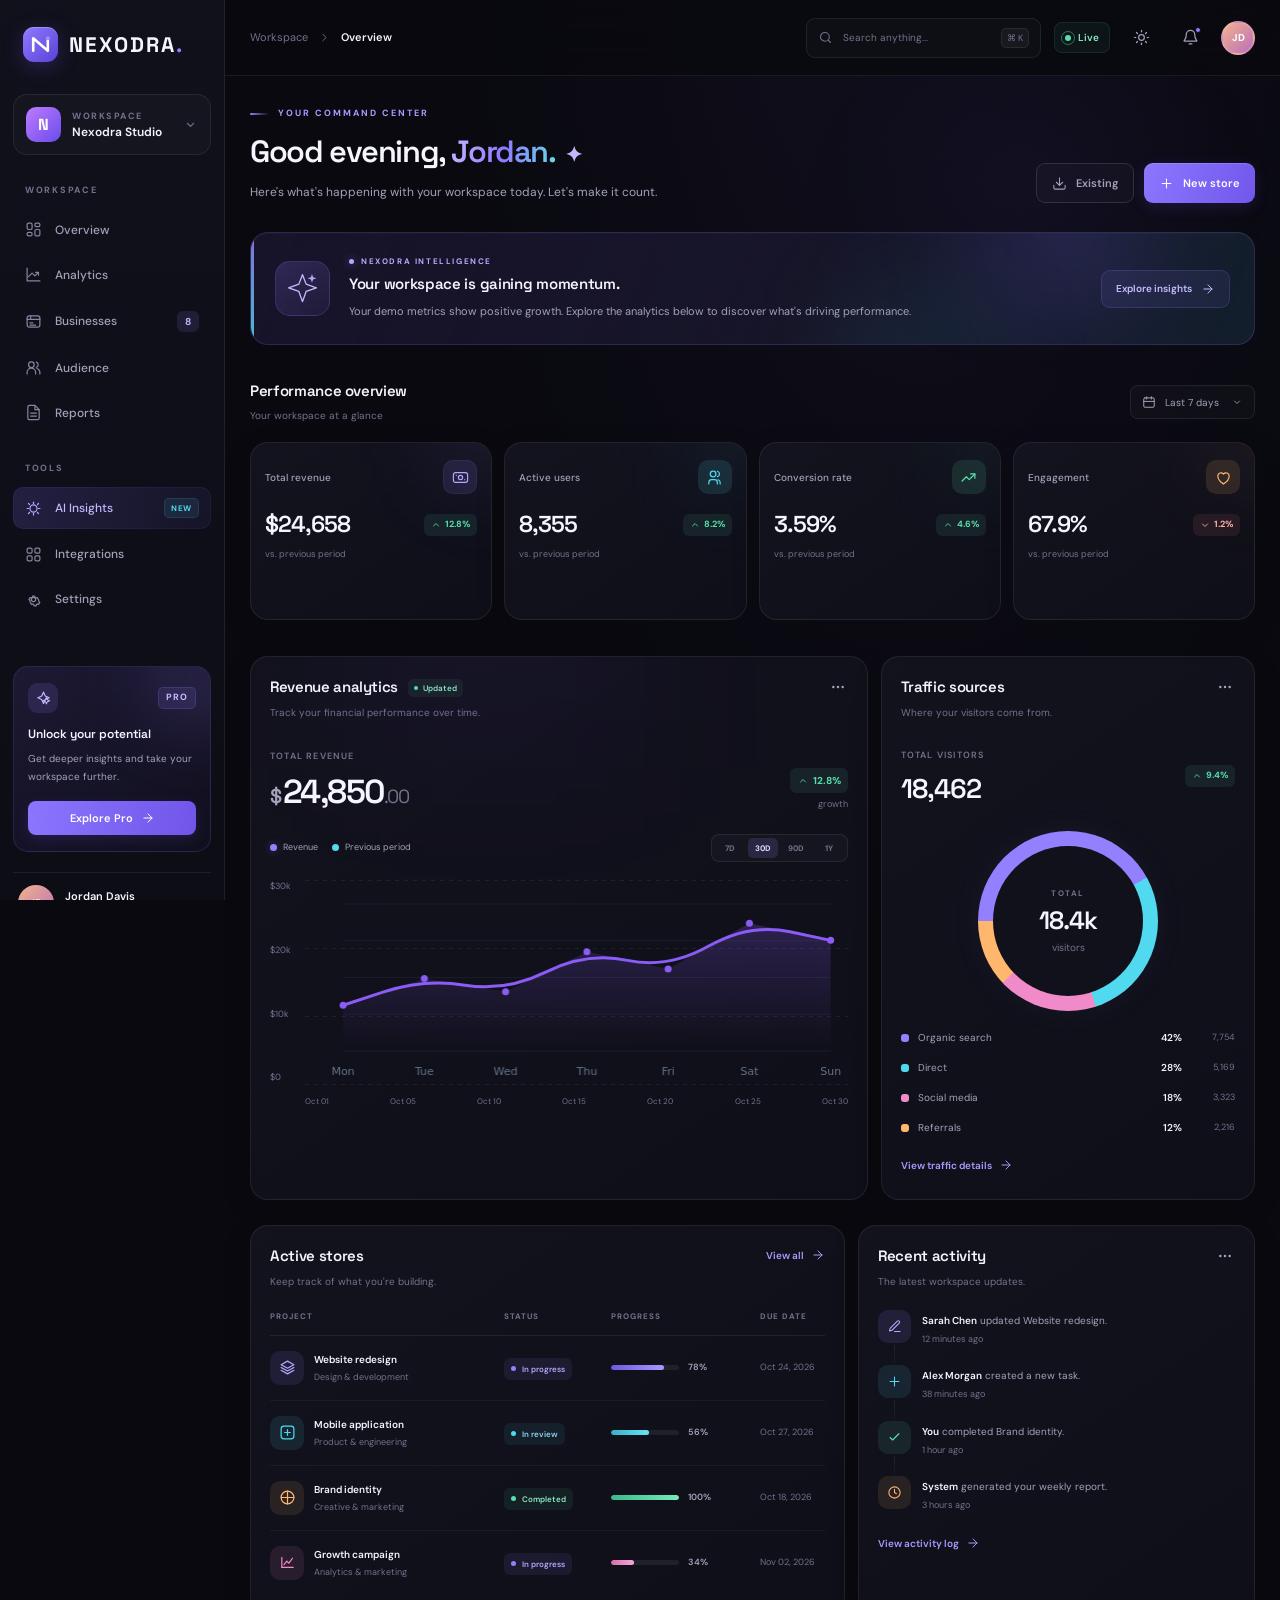
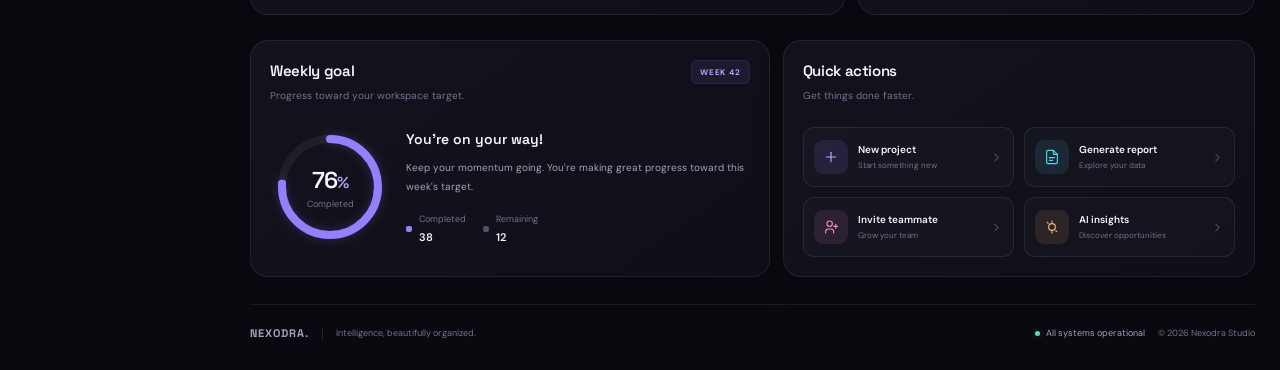
<file: dashboard/index.html>
<!DOCTYPE html>
<html lang="en">

<head>
    <meta charset="UTF-8">

    <meta
        name="viewport"
        content="width=device-width, initial-scale=1.0"
    >

    <meta
        name="description"
        content="NEXODRA — Your command center for analytics, productivity, and intelligent insights."
    >

    <meta name="theme-color" content="#09090f">

    <title>NEXODRA — Intelligence Dashboard</title>

    <!-- Google Fonts -->
    <link rel="preconnect" href="https://fonts.googleapis.com">
    <link
        rel="preconnect"
        href="https://fonts.gstatic.com"
        crossorigin
    >

    <link
        href="https://fonts.googleapis.com/css2?family=DM+Sans:wght@400;500;600;700&family=Space+Grotesk:wght@400;500;600;700&display=swap"
        rel="stylesheet"
    >

    <!-- Main stylesheet -->
    <link rel="stylesheet" href="Style.css">

</head>

<body>

    <!-- =========================================
         APPLICATION ROOT
    ========================================== -->

    <div class="app-shell" id="appShell">


        <!-- =====================================
             SIDEBAR
        ====================================== -->

        <aside class="sidebar" id="sidebar">

            <div class="sidebar-top">

                <!-- BRAND -->

                <a href="#overview" class="brand" aria-label="Nexodra home">

                    <span class="brand-symbol">

                        <svg
                            viewBox="0 0 48 48"
                            fill="none"
                            aria-hidden="true"
                        >
                            <path
                                d="M10 36V12L38 36V12"
                                stroke="currentColor"
                                stroke-width="5"
                                stroke-linecap="round"
                                stroke-linejoin="round"
                            />

                            <circle
                                cx="38"
                                cy="12"
                                r="4"
                                fill="#9B8CFF"
                            />

                        </svg>

                    </span>

                    <span class="brand-name">
                        NEXODRA<span class="brand-period">.</span>
                    </span>

                </a>


                <!-- WORKSPACE SELECTOR -->

                <button
                    class="workspace-selector"
                    id="workspaceSelector"
                    type="button"
                    aria-label="Select workspace"
                >

                    <span class="workspace-avatar">
                        N
                    </span>

                    <span class="workspace-info">

                        <span class="workspace-label">
                            WORKSPACE
                        </span>

                        <span class="workspace-name">
                            Nexodra Studio
                        </span>

                    </span>

                    <svg
                        class="icon workspace-chevron"
                        viewBox="0 0 24 24"
                        aria-hidden="true"
                    >
                        <path d="m7 10 5 5 5-5"/>
                    </svg>

                </button>


                <!-- PRIMARY NAVIGATION -->

                <div class="nav-section">

                    <p class="nav-section-title">
                        WORKSPACE
                    </p>


                    <nav class="main-navigation" aria-label="Main navigation">

                        <a
                            href="#overview"
                            class="nav-item active"
                            data-page="overview"
                        >

                            <svg class="icon" viewBox="0 0 24 24" aria-hidden="true">
                                <rect x="3" y="3" width="7" height="9" rx="2"/>
                                <rect x="14" y="3" width="7" height="5" rx="2"/>
                                <rect x="14" y="12" width="7" height="9" rx="2"/>
                                <rect x="3" y="16" width="7" height="5" rx="2"/>
                            </svg>

                            <span>Overview</span>

                            <span class="nav-active-indicator"></span>

                        </a>


                        <a
                            href="#analytics"
                            class="nav-item"
                            data-page="analytics"
                        >

                            <svg class="icon" viewBox="0 0 24 24" aria-hidden="true">
                                <path d="M3 3v18h18"/>
                                <path d="m19 9-5 5-4-4-5 5"/>
                                <path d="M15 9h4v4"/>
                            </svg>

                            <span>Analytics</span>

                        </a>


                        <a
                            href="#projects"
                            class="nav-item"
                            data-page="projects"
                        >

                            <svg class="icon" viewBox="0 0 24 24" aria-hidden="true">
                                <rect x="3" y="4" width="18" height="16" rx="3"/>
                                <path d="M3 9h18"/>
                                <path d="M8 4v5"/>
                                <path d="M7 14h4"/>
                                <path d="M7 17h8"/>
                            </svg>

                            <span>Businesses</span>

                            <span class="nav-count">8</span>

                        </a>


                        <a
                            href="#audience"
                            class="nav-item"
                            data-page="audience"
                        >

                            <svg class="icon" viewBox="0 0 24 24" aria-hidden="true">
                                <circle cx="9" cy="8" r="4"/>
                                <path d="M3 21v-2a6 6 0 0 1 12 0v2"/>
                                <path d="M16 4.5a4 4 0 0 1 0 7.5"/>
                                <path d="M21 21v-2a6 6 0 0 0-4-5.65"/>
                            </svg>

                            <span>Audience</span>

                        </a>


                        <a
                            href="#reports"
                            class="nav-item"
                            data-page="reports"
                        >

                            <svg class="icon" viewBox="0 0 24 24" aria-hidden="true">
                                <path d="M14 2H6a2 2 0 0 0-2 2v16a2 2 0 0 0 2 2h12a2 2 0 0 0 2-2V8z"/>
                                <path d="M14 2v6h6"/>
                                <path d="M8 13h8"/>
                                <path d="M8 17h8"/>
                            </svg>

                            <span>Reports</span>

                        </a>

                    </nav>

                </div>


                <!-- TOOLS -->

                <div class="nav-section">

                    <p class="nav-section-title">
                        TOOLS
                    </p>

                    <nav class="main-navigation" aria-label="Tools">

                        <a
                            href="#insights"
                            class="nav-item"
                            data-page="insights"
                        >

                            <svg class="icon" viewBox="0 0 24 24" aria-hidden="true">
                                <path d="M12 3v2"/>
                                <path d="M12 19v2"/>
                                <path d="m4.93 4.93 1.42 1.42"/>
                                <path d="m17.65 17.65 1.42 1.42"/>
                                <path d="M3 12h2"/>
                                <path d="M19 12h2"/>
                                <path d="m4.93 19.07 1.42-1.42"/>
                                <path d="m17.65 6.35 1.42-1.42"/>
                                <circle cx="12" cy="12" r="5"/>
                            </svg>

                            <span>AI Insights</span>

                            <span class="nav-new">NEW</span>

                        </a>


                        <a
                            href="#integrations"
                            class="nav-item"
                            data-page="integrations"
                        >

                            <svg class="icon" viewBox="0 0 24 24" aria-hidden="true">
                                <rect x="3" y="3" width="7" height="7" rx="2"/>
                                <rect x="14" y="3" width="7" height="7" rx="2"/>
                                <rect x="14" y="14" width="7" height="7" rx="2"/>
                                <rect x="3" y="14" width="7" height="7" rx="2"/>
                            </svg>

                            <span>Integrations</span>

                        </a>


                        <a
                            href="#settings"
                            class="nav-item"
                            data-page="settings"
                        >

                            <svg class="icon" viewBox="0 0 24 24" aria-hidden="true">
                                <circle cx="12" cy="12" r="3"/>
                                <path d="m19.4 15 .1.1 1.4 1.1-1.5 2.6-1.7-.6a8 8 0 0 1-1.7 1l-.3 1.8h-3l-.3-1.8a8 8 0 0 1-1.7-1l-1.7.6-1.5-2.6L7 15a8 8 0 0 1 0-2l-1.5-1.1L7 9.3l1.7.6a8 8 0 0 1 1.7-1l.3-1.8h3l.3 1.8a8 8 0 0 1 1.7 1l1.7-.6 1.5 2.6L19.4 13a8 8 0 0 1 0 2Z"/>
                            </svg>

                            <span>Settings</span>

                        </a>

                    </nav>

                </div>

            </div>


            <!-- SIDEBAR BOTTOM -->

            <div class="sidebar-bottom">


                <!-- PLAN CARD -->

                <div class="plan-card">

                    <div class="plan-card-top">

                        <span class="plan-icon">

                            <svg class="icon" viewBox="0 0 24 24" aria-hidden="true">
                                <path d="m12 3 2.5 5.5L20 11l-5.5 2.5L12 19l-2.5-5.5L4 11l5.5-2.5L12 3Z"/>
                                <path d="m19 14 1.5 3.5L24 19l-3.5 1.5L19 24l-1.5-3.5L14 19l3.5-1.5L19 14Z" transform="translate(-1 -2) scale(.9)"/>
                            </svg>

                        </span>

                        <span class="plan-badge">
                            PRO
                        </span>

                    </div>

                    <h3>Unlock your potential</h3>

                    <p>
                        Get deeper insights and take your workspace further.
                    </p>

                    <button
                        class="plan-button"
                        id="upgradeButton"
                        type="button"
                    >
                        Explore Pro

                        <svg class="icon" viewBox="0 0 24 24" aria-hidden="true">
                            <path d="M5 12h14"/>
                            <path d="m12 5 7 7-7 7"/>
                        </svg>

                    </button>

                </div>


                <!-- USER PROFILE -->

                <button
                    class="user-profile"
                    id="profileButton"
                    type="button"
                >

                    <span class="user-avatar">
                        JD
                        <span class="user-status"></span>
                    </span>

                    <span class="user-details">

                        <span class="user-name">
                            Jordan Davis
                        </span>

                        <span class="user-role">
                            Workspace admin
                        </span>

                    </span>

                    <svg class="icon profile-menu-icon" viewBox="0 0 24 24" aria-hidden="true">
                        <circle cx="5" cy="12" r="1"/>
                        <circle cx="12" cy="12" r="1"/>
                        <circle cx="19" cy="12" r="1"/>
                    </svg>

                </button>

            </div>

        </aside>



        <!-- =====================================
             MAIN CONTENT
        ====================================== -->

        <main class="main-content" id="mainContent">


            <!-- TOP HEADER -->

            <header class="topbar">

                <div class="topbar-left">

                    <button
                        class="icon-button mobile-menu-button"
                        id="mobileMenuButton"
                        type="button"
                        aria-label="Toggle navigation"
                    >

                        <svg class="icon" viewBox="0 0 24 24" aria-hidden="true">
                            <path d="M4 6h16"/>
                            <path d="M4 12h16"/>
                            <path d="M4 18h16"/>
                        </svg>

                    </button>

                    <div class="breadcrumb">

                        <span>Workspace</span>

                        <svg class="icon breadcrumb-arrow" viewBox="0 0 24 24" aria-hidden="true">
                            <path d="m9 18 6-6-6-6"/>
                        </svg>

                        <span class="breadcrumb-current" id="breadcrumbCurrent">
                            Overview
                        </span>

                    </div>

                </div>


                <div class="topbar-right">


                    <!-- GLOBAL SEARCH -->

                    <button
                        class="search-trigger"
                        id="searchTrigger"
                        type="button"
                    >

                        <svg class="icon" viewBox="0 0 24 24" aria-hidden="true">
                            <circle cx="11" cy="11" r="7"/>
                            <path d="m20 20-4-4"/>
                        </svg>

                        <span>Search anything...</span>

                        <kbd>⌘ K</kbd>

                    </button>


                    <!-- LIVE INDICATOR -->

                    <div class="live-status" title="Demo dashboard status">

                        <span class="live-dot"></span>

                        <span>Live</span>

                    </div>


                    <!-- THEME SWITCH -->

                    <button
                        class="icon-button"
                        id="themeToggle"
                        type="button"
                        aria-label="Toggle color theme"
                        title="Toggle theme"
                    >

                        <svg class="icon theme-sun-icon" viewBox="0 0 24 24" aria-hidden="true">
                            <circle cx="12" cy="12" r="4"/>
                            <path d="M12 2v2"/>
                            <path d="M12 20v2"/>
                            <path d="m4.93 4.93 1.42 1.42"/>
                            <path d="m17.65 17.65 1.42 1.42"/>
                            <path d="M2 12h2"/>
                            <path d="M20 12h2"/>
                            <path d="m4.93 19.07 1.42-1.42"/>
                            <path d="m17.65 6.35 1.42-1.42"/>
                        </svg>

                    </button>


                    <!-- NOTIFICATIONS -->

                    <button
                        class="icon-button notification-button"
                        id="notificationButton"
                        type="button"
                        aria-label="Notifications"
                    >

                        <svg class="icon" viewBox="0 0 24 24" aria-hidden="true">
                            <path d="M18 8a6 6 0 0 0-12 0c0 7-3 7-3 9h18c0-2-3-2-3-9"/>
                            <path d="M10 21h4"/>
                        </svg>

                        <span class="notification-indicator"></span>

                    </button>


                    <!-- AVATAR -->

                    <button
                        class="topbar-avatar"
                        id="topbarAvatar"
                        type="button"
                        aria-label="Open user profile"
                    >
                        JD
                    </button>

                </div>

            </header>



            <!-- PAGE CONTENT -->

            <div class="page-container" id="pageContainer">


                <!-- =================================
                     WELCOME SECTION
                ================================== -->

                <section class="welcome-section" id="overview">

                    <div class="welcome-copy">

                        <div class="eyebrow">

                            <span class="eyebrow-line"></span>

                            YOUR COMMAND CENTER

                        </div>

                        <h1>
                            Good evening,
                            <span class="gradient-text">Jordan.</span>
                            <span class="greeting-sparkle">✦</span>
                        </h1>

                        <p class="welcome-description">
                            Here's what's happening with your workspace today.
                            Let's make it count.
                        </p>

                    </div>


                    <div class="welcome-actions">

                        <button
                            class="secondary-button"
                            id="exportButton"
                            type="button"
                        >

                            <svg class="icon" viewBox="0 0 24 24" aria-hidden="true">
                                <path d="M21 15v4a2 2 0 0 1-2 2H5a2 2 0 0 1-2-2v-4"/>
                                <path d="m7 10 5 5 5-5"/>
                                <path d="M12 15V3"/>
                            </svg>

                            Existing

                        </button>


                        <button
                            class="primary-button"
                            id="newProjectButton"
                            type="button"
                        >

                            <svg class="icon" viewBox="0 0 24 24" aria-hidden="true">
                                <path d="M12 5v14"/>
                                <path d="M5 12h14"/>
                            </svg>

                            New store

                        </button>

                    </div>

                </section>



                <!-- =================================
                     QUICK INSIGHT BANNER
                ================================== -->

                <section class="insight-banner" id="insights">

                    <div class="insight-decoration insight-decoration-one"></div>

                    <div class="insight-decoration insight-decoration-two"></div>

                    <div class="insight-icon-wrap">

                        <svg viewBox="0 0 48 48" fill="none" aria-hidden="true">

                            <path
                                d="M24 5 29 18 43 23 29 28 24 42 19 28 5 23 19 18 24 5Z"
                                stroke="currentColor"
                                stroke-width="1.8"
                                stroke-linejoin="round"
                            />

                            <path
                                d="m37 4 1.5 4.5L43 10l-4.5 1.5L37 16l-1.5-4.5L31 10l4.5-1.5L37 4Z"
                                fill="#B5A6FF"
                            />

                        </svg>

                    </div>


                    <div class="insight-content">

                        <div class="insight-label">
                            <span class="insight-pulse"></span>
                            NEXODRA INTELLIGENCE
                        </div>

                        <h2>
                            Your workspace is gaining momentum.
                        </h2>

                        <p>
                            Your demo metrics show positive growth.
                            Explore the analytics below to discover what's driving performance.
                        </p>

                    </div>


                    <button
                        class="insight-action"
                        id="exploreInsightsButton"
                        type="button"
                    >

                        Explore insights

                        <svg class="icon" viewBox="0 0 24 24" aria-hidden="true">
                            <path d="M5 12h14"/>
                            <path d="m12 5 7 7-7 7"/>
                        </svg>

                    </button>

                </section>



                <!-- =================================
                     STATISTICS CARDS
                ================================== -->

                <section class="stats-section" aria-label="Key performance metrics">


                    <div class="section-heading">

                        <div>

                            <h2>Performance overview</h2>

                            <p>Your workspace at a glance</p>

                        </div>


                        <button
                            class="period-selector"
                            id="statsPeriod"
                            type="button"
                            data-period="7d"
                        >

                            <svg class="icon" viewBox="0 0 24 24" aria-hidden="true">
                                <rect x="3" y="5" width="18" height="16" rx="2"/>
                                <path d="M16 3v4"/>
                                <path d="M8 3v4"/>
                                <path d="M3 11h18"/>
                            </svg>

                            Last 7 days

                            <svg class="icon" viewBox="0 0 24 24" aria-hidden="true">
                                <path d="m7 10 5 5 5-5"/>
                            </svg>

                        </button>

                    </div>



                    <div class="stats-grid">


                        <!-- REVENUE -->

                        <article class="stat-card" data-stat="revenue">

                            <div class="stat-card-top">

                                <span class="stat-label">
                                    Total revenue
                                </span>

                                <span class="stat-icon stat-icon-purple">

                                    <svg class="icon" viewBox="0 0 24 24" aria-hidden="true">
                                        <rect x="2" y="5" width="20" height="14" rx="3"/>
                                        <circle cx="12" cy="12" r="3"/>
                                        <path d="M6 9h.01"/>
                                        <path d="M18 15h.01"/>
                                    </svg>

                                </span>

                            </div>


                            <div class="stat-value-row">

                                <h3 class="stat-value" data-count="24850" data-prefix="$" data-format="currency">
                                    $24,850
                                </h3>

                                <span class="stat-trend trend-up">

                                    <svg class="icon" viewBox="0 0 24 24" aria-hidden="true">
                                        <path d="m7 14 5-5 5 5"/>
                                    </svg>

                                    12.8%

                                </span>

                            </div>


                            <p class="stat-comparison">
                                <span class="comparison-muted">vs. previous period</span>
                            </p>


                            <div class="mini-chart mini-chart-purple">

                                <canvas
                                    class="sparkline"
                                    id="revenueSparkline"
                                    aria-label="Revenue trend chart"
                                ></canvas>

                            </div>

                        </article>



                        <!-- ACTIVE USERS -->

                        <article class="stat-card" data-stat="users">

                            <div class="stat-card-top">

                                <span class="stat-label">
                                    Active users
                                </span>

                                <span class="stat-icon stat-icon-cyan">

                                    <svg class="icon" viewBox="0 0 24 24" aria-hidden="true">
                                        <path d="M16 21v-2a4 4 0 0 0-4-4H8a4 4 0 0 0-4 4v2"/>
                                        <circle cx="10" cy="7" r="4"/>
                                        <path d="M20 21v-2a4 4 0 0 0-3-3.87"/>
                                        <path d="M16 3.13a4 4 0 0 1 0 7.75"/>
                                    </svg>

                                </span>

                            </div>


                            <div class="stat-value-row">

                                <h3 class="stat-value" data-count="8420" data-format="number">
                                    8,420
                                </h3>

                                <span class="stat-trend trend-up">

                                    <svg class="icon" viewBox="0 0 24 24" aria-hidden="true">
                                        <path d="m7 14 5-5 5 5"/>
                                    </svg>

                                    8.2%

                                </span>

                            </div>


                            <p class="stat-comparison">
                                <span class="comparison-muted">vs. previous period</span>
                            </p>


                            <div class="mini-chart mini-chart-cyan">

                                <canvas
                                    class="sparkline"
                                    id="usersSparkline"
                                    aria-label="Active users trend chart"
                                ></canvas>

                            </div>

                        </article>



                        <!-- CONVERSION RATE -->

                        <article class="stat-card" data-stat="conversion">

                            <div class="stat-card-top">

                                <span class="stat-label">
                                    Conversion rate
                                </span>

                                <span class="stat-icon stat-icon-green">

                                    <svg class="icon" viewBox="0 0 24 24" aria-hidden="true">
                                        <path d="M3 17 9 11l4 4 8-8"/>
                                        <path d="M15 7h6v6"/>
                                    </svg>

                                </span>

                            </div>


                            <div class="stat-value-row">

                                <h3 class="stat-value" data-count="3.62" data-suffix="%" data-decimals="2">
                                    3.62%
                                </h3>

                                <span class="stat-trend trend-up">

                                    <svg class="icon" viewBox="0 0 24 24" aria-hidden="true">
                                        <path d="m7 14 5-5 5 5"/>
                                    </svg>

                                    4.6%

                                </span>

                            </div>


                            <p class="stat-comparison">
                                <span class="comparison-muted">vs. previous period</span>
                            </p>


                            <div class="mini-chart mini-chart-green">

                                <canvas
                                    class="sparkline"
                                    id="conversionSparkline"
                                    aria-label="Conversion rate trend chart"
                                ></canvas>

                            </div>

                        </article>



                        <!-- ENGAGEMENT -->

                        <article class="stat-card" data-stat="engagement">

                            <div class="stat-card-top">

                                <span class="stat-label">
                                    Engagement
                                </span>

                                <span class="stat-icon stat-icon-orange">

                                    <svg class="icon" viewBox="0 0 24 24" aria-hidden="true">
                                        <path d="M12 21s-8-4.5-8-11a4.5 4.5 0 0 1 8-2.9A4.5 4.5 0 0 1 20 10c0 6.5-8 11-8 11Z"/>
                                    </svg>

                                </span>

                            </div>


                            <div class="stat-value-row">

                                <h3 class="stat-value" data-count="68.4" data-suffix="%" data-decimals="1">
                                    68.4%
                                </h3>

                                <span class="stat-trend trend-down">

                                    <svg class="icon" viewBox="0 0 24 24" aria-hidden="true">
                                        <path d="m7 10 5 5 5-5"/>
                                    </svg>

                                    1.2%

                                </span>

                            </div>


                            <p class="stat-comparison">
                                <span class="comparison-muted">vs. previous period</span>
                            </p>


                            <div class="mini-chart mini-chart-orange">

                                <canvas
                                    class="sparkline"
                                    id="engagementSparkline"
                                    aria-label="Engagement trend chart"
                                ></canvas>

                            </div>

                        </article>


                    </div>

                </section>



                <!-- =================================
                     ANALYTICS GRID
                ================================== -->

                <section class="analytics-section" id="analytics">


                    <div class="analytics-grid">


                        <!-- MAIN ANALYTICS CHART -->

                        <article class="panel revenue-panel">


                            <div class="panel-header">

                                <div>

                                    <div class="panel-title-row">

                                        <h2>Revenue analytics</h2>

                                        <span class="chart-live-badge">
                                            <span></span>
                                            Updated
                                        </span>

                                    </div>

                                    <p class="panel-description">
                                        Track your financial performance over time.
                                    </p>

                                </div>


                                <button
                                    class="icon-button panel-menu-button"
                                    data-menu="revenue"
                                    type="button"
                                    aria-label="Revenue chart options"
                                >

                                    <svg class="icon" viewBox="0 0 24 24" aria-hidden="true">
                                        <circle cx="5" cy="12" r="1"/>
                                        <circle cx="12" cy="12" r="1"/>
                                        <circle cx="19" cy="12" r="1"/>
                                    </svg>

                                </button>

                            </div>



                            <div class="revenue-summary">

                                <div class="revenue-summary-main">

                                    <span class="summary-overline">
                                        TOTAL REVENUE
                                    </span>

                                    <div class="revenue-number">
                                        <span>$</span>24,850<span class="revenue-decimal">.00</span>
                                    </div>

                                </div>


                                <div class="revenue-summary-change">

                                    <span class="change-pill">

                                        <svg class="icon" viewBox="0 0 24 24" aria-hidden="true">
                                            <path d="m7 14 5-5 5 5"/>
                                        </svg>

                                        12.8%

                                    </span>

                                    <span class="change-caption">
                                        growth
                                    </span>

                                </div>

                            </div>



                            <div class="chart-legend">

                                <span class="legend-item">

                                    <span class="legend-dot legend-dot-purple"></span>

                                    Revenue

                                </span>

                                <span class="legend-item">

                                    <span class="legend-dot legend-dot-cyan"></span>

                                    Previous period

                                </span>


                                <div class="chart-period-controls" role="group" aria-label="Chart time range">

                                    <button
                                        class="chart-period-button"
                                        data-range="7d"
                                        type="button"
                                    >
                                        7D
                                    </button>

                                    <button
                                        class="chart-period-button active"
                                        data-range="30d"
                                        type="button"
                                    >
                                        30D
                                    </button>

                                    <button
                                        class="chart-period-button"
                                        data-range="90d"
                                        type="button"
                                    >
                                        90D
                                    </button>

                                    <button
                                        class="chart-period-button"
                                        data-range="1y"
                                        type="button"
                                    >
                                        1Y
                                    </button>

                                </div>

                            </div>



                            <div class="main-chart-container">

                                <div class="chart-y-axis" aria-hidden="true">

                                    <span>$30k</span>

                                    <span>$20k</span>

                                    <span>$10k</span>

                                    <span>$0</span>

                                </div>


                                <div class="main-chart-plot">

                                    <div class="chart-grid-lines" aria-hidden="true">

                                        <span></span>
                                        <span></span>
                                        <span></span>
                                        <span></span>

                                    </div>


                                    <canvas
                                        id="revenueChart"
                                        class="main-chart-canvas"
                                        role="img"
                                        aria-label="Revenue analytics chart showing revenue and previous period"
                                    ></canvas>


                                    <div
                                        class="chart-tooltip"
                                        id="chartTooltip"
                                        aria-hidden="true"
                                    >

                                        <span class="tooltip-date">
                                            Oct 12
                                        </span>

                                        <strong class="tooltip-value">
                                            $24,850
                                        </strong>

                                    </div>

                                </div>

                            </div>


                            <div class="chart-x-axis" id="chartXAxis" aria-hidden="true">

                                <span>Oct 01</span>
                                <span>Oct 05</span>
                                <span>Oct 10</span>
                                <span>Oct 15</span>
                                <span>Oct 20</span>
                                <span>Oct 25</span>
                                <span>Oct 30</span>

                            </div>


                        </article>



                        <!-- TRAFFIC SOURCES -->

                        <article class="panel traffic-panel" id="audience">


                            <div class="panel-header">

                                <div>

                                    <h2>Traffic sources</h2>

                                    <p class="panel-description">
                                        Where your visitors come from.
                                    </p>

                                </div>


                                <button
                                    class="icon-button panel-menu-button"
                                    data-menu="traffic"
                                    type="button"
                                    aria-label="Traffic source options"
                                >

                                    <svg class="icon" viewBox="0 0 24 24" aria-hidden="true">
                                        <circle cx="5" cy="12" r="1"/>
                                        <circle cx="12" cy="12" r="1"/>
                                        <circle cx="19" cy="12" r="1"/>
                                    </svg>

                                </button>

                            </div>



                            <div class="traffic-total">

                                <div>

                                    <span class="summary-overline">
                                        TOTAL VISITORS
                                    </span>

                                    <h3>18,462</h3>

                                </div>


                                <span class="stat-trend trend-up">

                                    <svg class="icon" viewBox="0 0 24 24" aria-hidden="true">
                                        <path d="m7 14 5-5 5 5"/>
                                    </svg>

                                    9.4%

                                </span>

                            </div>



                            <div class="donut-chart-container">

                                <div
                                    class="donut-chart"
                                    id="trafficDonut"
                                    role="img"
                                    aria-label="Traffic sources distribution chart"
                                >

                                    <div class="donut-center">

                                        <span class="donut-center-label">
                                            TOTAL
                                        </span>

                                        <strong>18.4k</strong>

                                        <span class="donut-center-caption">
                                            visitors
                                        </span>

                                    </div>

                                </div>

                            </div>



                            <div class="traffic-legend">


                                <div class="traffic-source-row">

                                    <span class="traffic-source-name">

                                        <span class="source-dot source-purple"></span>

                                        Organic search

                                    </span>

                                    <div class="traffic-source-data">

                                        <strong>42%</strong>

                                        <span>7,754</span>

                                    </div>

                                </div>



                                <div class="traffic-source-row">

                                    <span class="traffic-source-name">

                                        <span class="source-dot source-cyan"></span>

                                        Direct

                                    </span>

                                    <div class="traffic-source-data">

                                        <strong>28%</strong>

                                        <span>5,169</span>

                                    </div>

                                </div>



                                <div class="traffic-source-row">

                                    <span class="traffic-source-name">

                                        <span class="source-dot source-pink"></span>

                                        Social media

                                    </span>

                                    <div class="traffic-source-data">

                                        <strong>18%</strong>

                                        <span>3,323</span>

                                    </div>

                                </div>



                                <div class="traffic-source-row">

                                    <span class="traffic-source-name">

                                        <span class="source-dot source-orange"></span>

                                        Referrals

                                    </span>

                                    <div class="traffic-source-data">

                                        <strong>12%</strong>

                                        <span>2,216</span>

                                    </div>

                                </div>


                            </div>


                            <button
                                class="text-action"
                                id="trafficDetailsButton"
                                type="button"
                            >

                                View traffic details

                                <svg class="icon" viewBox="0 0 24 24" aria-hidden="true">
                                    <path d="M5 12h14"/>
                                    <path d="m12 5 7 7-7 7"/>
                                </svg>

                            </button>


                        </article>


                    </div>


                </section>



                <!-- =================================
                     LOWER DASHBOARD GRID
                ================================== -->

                <section class="lower-dashboard-grid">


                    <!-- PROJECTS -->

                    <article class="panel projects-panel" id="projects">


                        <div class="panel-header">

                            <div>

                                <h2>Active stores</h2>

                                <p class="panel-description">
                                    Keep track of what you're building.
                                </p>

                            </div>


                            <button
                                class="text-action compact-action"
                                id="viewAllProjects"
                                type="button"
                            >

                                View all

                                <svg class="icon" viewBox="0 0 24 24" aria-hidden="true">
                                    <path d="M5 12h14"/>
                                    <path d="m12 5 7 7-7 7"/>
                                </svg>

                            </button>

                        </div>



                        <div class="projects-table-wrapper">

                            <table class="projects-table">

                                <thead>

                                    <tr>

                                        <th scope="col">PROJECT</th>

                                        <th scope="col">STATUS</th>

                                        <th scope="col">PROGRESS</th>

                                        <th scope="col">DUE DATE</th>

                                    </tr>

                                </thead>


                                <tbody id="projectsTableBody">


                                    <tr class="project-row">

                                        <td>

                                            <div class="project-name-cell">

                                                <span class="project-logo project-logo-purple">
                                                    <svg class="icon" viewBox="0 0 24 24" aria-hidden="true">
                                                        <path d="m12 3 9 5-9 5-9-5 9-5Z"/>
                                                        <path d="m3 12 9 5 9-5"/>
                                                        <path d="m3 16 9 5 9-5"/>
                                                    </svg>
                                                </span>

                                                <span class="project-text">

                                                    <strong>Website redesign</strong>

                                                    <small>Design & development</small>

                                                </span>

                                            </div>

                                        </td>


                                        <td>

                                            <span class="project-status status-progress">
                                                <span></span>
                                                In progress
                                            </span>

                                        </td>


                                        <td>

                                            <div class="project-progress-cell">

                                                <div class="progress-track">

                                                    <span
                                                        class="progress-fill progress-purple"
                                                        style="--progress: 78%;"
                                                    ></span>

                                                </div>

                                                <span class="progress-percentage">
                                                    78%
                                                </span>

                                            </div>

                                        </td>


                                        <td class="project-due-date">
                                            Oct 24, 2026
                                        </td>

                                    </tr>



                                    <tr class="project-row">

                                        <td>

                                            <div class="project-name-cell">

                                                <span class="project-logo project-logo-cyan">

                                                    <svg class="icon" viewBox="0 0 24 24" aria-hidden="true">
                                                        <rect x="3" y="3" width="18" height="18" rx="4"/>
                                                        <path d="M8 12h8"/>
                                                        <path d="M12 8v8"/>
                                                    </svg>

                                                </span>

                                                <span class="project-text">

                                                    <strong>Mobile application</strong>

                                                    <small>Product & engineering</small>

                                                </span>

                                            </div>

                                        </td>


                                        <td>

                                            <span class="project-status status-review">
                                                <span></span>
                                                In review
                                            </span>

                                        </td>


                                        <td>

                                            <div class="project-progress-cell">

                                                <div class="progress-track">

                                                    <span
                                                        class="progress-fill progress-cyan"
                                                        style="--progress: 56%;"
                                                    ></span>

                                                </div>

                                                <span class="progress-percentage">
                                                    56%
                                                </span>

                                            </div>

                                        </td>


                                        <td class="project-due-date">
                                            Oct 27, 2026
                                        </td>

                                    </tr>



                                    <tr class="project-row">

                                        <td>

                                            <div class="project-name-cell">

                                                <span class="project-logo project-logo-orange">

                                                    <svg class="icon" viewBox="0 0 24 24" aria-hidden="true">
                                                        <path d="M12 3v18"/>
                                                        <path d="M3 12h18"/>
                                                        <circle cx="12" cy="12" r="9"/>
                                                    </svg>

                                                </span>

                                                <span class="project-text">

                                                    <strong>Brand identity</strong>

                                                    <small>Creative & marketing</small>

                                                </span>

                                            </div>

                                        </td>


                                        <td>

                                            <span class="project-status status-completed">
                                                <span></span>
                                                Completed
                                            </span>

                                        </td>


                                        <td>

                                            <div class="project-progress-cell">

                                                <div class="progress-track">

                                                    <span
                                                        class="progress-fill progress-green"
                                                        style="--progress: 100%;"
                                                    ></span>

                                                </div>

                                                <span class="progress-percentage">
                                                    100%
                                                </span>

                                            </div>

                                        </td>


                                        <td class="project-due-date">
                                            Oct 18, 2026
                                        </td>

                                    </tr>



                                    <tr class="project-row">

                                        <td>

                                            <div class="project-name-cell">

                                                <span class="project-logo project-logo-pink">

                                                    <svg class="icon" viewBox="0 0 24 24" aria-hidden="true">
                                                        <path d="M4 19V5"/>
                                                        <path d="M4 19h16"/>
                                                        <path d="m7 15 4-5 3 3 5-7"/>
                                                    </svg>

                                                </span>

                                                <span class="project-text">

                                                    <strong>Growth campaign</strong>

                                                    <small>Analytics & marketing</small>

                                                </span>

                                            </div>

                                        </td>


                                        <td>

                                            <span class="project-status status-progress">
                                                <span></span>
                                                In progress
                                            </span>

                                        </td>


                                        <td>

                                            <div class="project-progress-cell">

                                                <div class="progress-track">

                                                    <span
                                                        class="progress-fill progress-pink"
                                                        style="--progress: 34%;"
                                                    ></span>

                                                </div>

                                                <span class="progress-percentage">
                                                    34%
                                                </span>

                                            </div>

                                        </td>


                                        <td class="project-due-date">
                                            Nov 02, 2026
                                        </td>

                                    </tr>


                                </tbody>

                            </table>

                        </div>


                    </article>



                    <!-- RECENT ACTIVITY -->

                    <article class="panel activity-panel" id="reports">


                        <div class="panel-header">

                            <div>

                                <h2>Recent activity</h2>

                                <p class="panel-description">
                                    The latest workspace updates.
                                </p>

                            </div>


                            <button
                                class="icon-button panel-menu-button"
                                data-menu="activity"
                                type="button"
                                aria-label="Activity options"
                            >

                                <svg class="icon" viewBox="0 0 24 24" aria-hidden="true">
                                    <circle cx="5" cy="12" r="1"/>
                                    <circle cx="12" cy="12" r="1"/>
                                    <circle cx="19" cy="12" r="1"/>
                                </svg>

                            </button>

                        </div>



                        <div class="activity-list" id="activityList">


                            <div class="activity-item">

                                <span class="activity-icon activity-icon-purple">

                                    <svg class="icon" viewBox="0 0 24 24" aria-hidden="true">
                                        <path d="M12 20h9"/>
                                        <path d="M16.5 3.5a2.12 2.12 0 0 1 3 3L8 18l-4 1 1-4Z"/>
                                    </svg>

                                </span>


                                <div class="activity-content">

                                    <p>
                                        <strong>Sarah Chen</strong>
                                        updated Website redesign.
                                    </p>

                                    <span class="activity-time">
                                        12 minutes ago
                                    </span>

                                </div>

                            </div>



                            <div class="activity-item">

                                <span class="activity-icon activity-icon-cyan">

                                    <svg class="icon" viewBox="0 0 24 24" aria-hidden="true">
                                        <path d="M12 5v14"/>
                                        <path d="M5 12h14"/>
                                    </svg>

                                </span>


                                <div class="activity-content">

                                    <p>
                                        <strong>Alex Morgan</strong>
                                        created a new task.
                                    </p>

                                    <span class="activity-time">
                                        38 minutes ago
                                    </span>

                                </div>

                            </div>



                            <div class="activity-item">

                                <span class="activity-icon activity-icon-green">

                                    <svg class="icon" viewBox="0 0 24 24" aria-hidden="true">
                                        <path d="m5 12 4 4L19 6"/>
                                    </svg>

                                </span>


                                <div class="activity-content">

                                    <p>
                                        <strong>You</strong>
                                        completed Brand identity.
                                    </p>

                                    <span class="activity-time">
                                        1 hour ago
                                    </span>

                                </div>

                            </div>



                            <div class="activity-item">

                                <span class="activity-icon activity-icon-orange">

                                    <svg class="icon" viewBox="0 0 24 24" aria-hidden="true">
                                        <circle cx="12" cy="12" r="9"/>
                                        <path d="M12 7v5l3 2"/>
                                    </svg>

                                </span>


                                <div class="activity-content">

                                    <p>
                                        <strong>System</strong>
                                        generated your weekly report.
                                    </p>

                                    <span class="activity-time">
                                        3 hours ago
                                    </span>

                                </div>

                            </div>


                        </div>



                        <button
                            class="text-action activity-view-all"
                            id="viewAllActivity"
                            type="button"
                        >

                            View activity log

                            <svg class="icon" viewBox="0 0 24 24" aria-hidden="true">
                                <path d="M5 12h14"/>
                                <path d="m12 5 7 7-7 7"/>
                            </svg>

                        </button>


                    </article>


                </section>



                <!-- =================================
                     BOTTOM INSIGHTS SECTION
                ================================== -->

                <section class="bottom-insights-grid" id="integrations">


                    <!-- WEEKLY GOAL -->

                    <article class="panel goal-panel">


                        <div class="panel-header">

                            <div>

                                <h2>Weekly goal</h2>

                                <p class="panel-description">
                                    Progress toward your workspace target.
                                </p>

                            </div>


                            <span class="goal-badge">
                                WEEK 42
                            </span>

                        </div>



                        <div class="goal-content">

                            <div class="goal-ring-wrap">

                                <svg
                                    class="goal-ring"
                                    viewBox="0 0 120 120"
                                    role="img"
                                    aria-label="Weekly goal progress: 76 percent"
                                >

                                    <circle
                                        class="goal-ring-track"
                                        cx="60"
                                        cy="60"
                                        r="48"
                                    />

                                    <circle
                                        class="goal-ring-progress"
                                        id="goalRingProgress"
                                        cx="60"
                                        cy="60"
                                        r="48"
                                    />

                                </svg>


                                <div class="goal-ring-center">

                                    <strong>76<span>%</span></strong>

                                    <span>Completed</span>

                                </div>

                            </div>



                            <div class="goal-details">

                                <h3>You're on your way!</h3>

                                <p>
                                    Keep your momentum going. You're making great progress toward this week's target.
                                </p>


                                <div class="goal-metrics">

                                    <div>

                                        <span class="goal-metric-dot"></span>

                                        <span>Completed</span>

                                        <strong>38</strong>

                                    </div>


                                    <div>

                                        <span class="goal-metric-dot goal-metric-muted"></span>

                                        <span>Remaining</span>

                                        <strong>12</strong>

                                    </div>

                                </div>

                            </div>

                        </div>


                    </article>



                    <!-- QUICK ACTIONS -->

                    <article class="panel quick-actions-panel">


                        <div class="panel-header">

                            <div>

                                <h2>Quick actions</h2>

                                <p class="panel-description">
                                    Get things done faster.
                                </p>

                            </div>

                        </div>



                        <div class="quick-actions-grid">


                            <button
                                class="quick-action"
                                data-action="project"
                                type="button"
                            >

                                <span class="quick-action-icon quick-purple">

                                    <svg class="icon" viewBox="0 0 24 24" aria-hidden="true">
                                        <path d="M12 5v14"/>
                                        <path d="M5 12h14"/>
                                    </svg>

                                </span>

                                <span>

                                    <strong>New project</strong>

                                    <small>Start something new</small>

                                </span>

                                <svg class="icon quick-action-arrow" viewBox="0 0 24 24" aria-hidden="true">
                                    <path d="m9 18 6-6-6-6"/>
                                </svg>

                            </button>



                            <button
                                class="quick-action"
                                data-action="report"
                                type="button"
                            >

                                <span class="quick-action-icon quick-cyan">

                                    <svg class="icon" viewBox="0 0 24 24" aria-hidden="true">
                                        <path d="M14 2H6a2 2 0 0 0-2 2v16a2 2 0 0 0 2 2h12a2 2 0 0 0 2-2V8z"/>
                                        <path d="M14 2v6h6"/>
                                        <path d="M8 13h8"/>
                                        <path d="M8 17h5"/>
                                    </svg>

                                </span>

                                <span>

                                    <strong>Generate report</strong>

                                    <small>Explore your data</small>

                                </span>

                                <svg class="icon quick-action-arrow" viewBox="0 0 24 24" aria-hidden="true">
                                    <path d="m9 18 6-6-6-6"/>
                                </svg>

                            </button>



                            <button
                                class="quick-action"
                                data-action="invite"
                                type="button"
                            >

                                <span class="quick-action-icon quick-pink">

                                    <svg class="icon" viewBox="0 0 24 24" aria-hidden="true">
                                        <path d="M16 21v-2a4 4 0 0 0-4-4H8a4 4 0 0 0-4 4v2"/>
                                        <circle cx="10" cy="7" r="4"/>
                                        <path d="M19 8v6"/>
                                        <path d="M22 11h-6"/>
                                    </svg>

                                </span>

                                <span>

                                    <strong>Invite teammate</strong>

                                    <small>Grow your team</small>

                                </span>

                                <svg class="icon quick-action-arrow" viewBox="0 0 24 24" aria-hidden="true">
                                    <path d="m9 18 6-6-6-6"/>
                                </svg>

                            </button>



                            <button
                                class="quick-action"
                                data-action="insights"
                                type="button"
                            >

                                <span class="quick-action-icon quick-orange">

                                    <svg class="icon" viewBox="0 0 24 24" aria-hidden="true">
                                        <path d="M12 3v2"/>
                                        <path d="M12 19v2"/>
                                        <path d="m4.93 4.93 1.42 1.42"/>
                                        <path d="m17.65 17.65 1.42 1.42"/>
                                        <circle cx="12" cy="12" r="5"/>
                                    </svg>

                                </span>

                                <span>

                                    <strong>AI insights</strong>

                                    <small>Discover opportunities</small>

                                </span>

                                <svg class="icon quick-action-arrow" viewBox="0 0 24 24" aria-hidden="true">
                                    <path d="m9 18 6-6-6-6"/>
                                </svg>

                            </button>


                        </div>


                    </article>


                </section>



                <!-- =================================
                     FOOTER
                ================================== -->

                <footer class="app-footer">


                    <div class="footer-left">

                        <span class="footer-brand">
                            NEXODRA<span>.</span>
                        </span>

                        <span class="footer-divider"></span>

                        <span>
                            Intelligence, beautifully organized.
                        </span>

                    </div>


                    <div class="footer-right">

                        <span class="footer-system-status">

                            <span></span>

                            All systems operational

                        </span>

                        <span class="footer-copyright">
                            © 2026 Nexodra Studio
                        </span>

                    </div>


                </footer>


            </div>

        </main>

    </div>



    <!-- =========================================
         GLOBAL SEARCH MODAL
    ========================================== -->

    <div
        class="modal-overlay"
        id="searchModal"
        aria-hidden="true"
    >

        <div
            class="search-modal"
            role="dialog"
            aria-modal="true"
            aria-labelledby="searchModalTitle"
        >

            <div class="search-modal-input-wrap">

                <svg class="icon" viewBox="0 0 24 24" aria-hidden="true">
                    <circle cx="11" cy="11" r="7"/>
                    <path d="m20 20-4-4"/>
                </svg>

                <input
                    type="text"
                    id="globalSearchInput"
                    placeholder="Search projects, analytics, settings..."
                    autocomplete="off"
                    aria-label="Search workspace"
                >

                <button
                    class="search-close-key"
                    id="searchCloseButton"
                    type="button"
                    aria-label="Close search"
                >
                    ESC
                </button>

            </div>


            <div class="search-modal-body">

                <p class="search-modal-label" id="searchModalTitle">
                    QUICK NAVIGATION
                </p>


                <div class="search-results" id="searchResults">


                    <button class="search-result" data-search-page="overview" type="button">

                        <span class="search-result-icon">

                            <svg class="icon" viewBox="0 0 24 24" aria-hidden="true">
                                <rect x="3" y="3" width="7" height="9" rx="2"/>
                                <rect x="14" y="3" width="7" height="5" rx="2"/>
                                <rect x="14" y="12" width="7" height="9" rx="2"/>
                                <rect x="3" y="16" width="7" height="5" rx="2"/>
                            </svg>

                        </span>

                        <span class="search-result-text">

                            <strong>Overview</strong>

                            <small>Dashboard and key metrics</small>

                        </span>

                        <kbd>↵</kbd>

                    </button>



                    <button class="search-result" data-search-page="analytics" type="button">

                        <span class="search-result-icon">

                            <svg class="icon" viewBox="0 0 24 24" aria-hidden="true">
                                <path d="M3 3v18h18"/>
                                <path d="m19 9-5 5-4-4-5 5"/>
                            </svg>

                        </span>

                        <span class="search-result-text">

                            <strong>Analytics</strong>

                            <small>Charts and performance</small>

                        </span>

                        <kbd>↵</kbd>

                    </button>



                    <button class="search-result" data-search-page="projects" type="button">

                        <span class="search-result-icon">

                            <svg class="icon" viewBox="0 0 24 24" aria-hidden="true">
                                <rect x="3" y="4" width="18" height="16" rx="3"/>
                                <path d="M3 9h18"/>
                            </svg>

                        </span>

                        <span class="search-result-text">

                            <strong>Stores</strong>

                            <small>Manage your active stores</small>

                        </span>

                        <kbd>↵</kbd>

                    </button>



                    <button class="search-result" data-search-page="reports" type="button">

                        <span class="search-result-icon">

                            <svg class="icon" viewBox="0 0 24 24" aria-hidden="true">
                                <path d="M14 2H6a2 2 0 0 0-2 2v16a2 2 0 0 0 2 2h12a2 2 0 0 0 2-2V8z"/>
                            </svg>

                        </span>

                        <span class="search-result-text">

                            <strong>Reports</strong>

                            <small>Review workspace reports</small>

                        </span>

                        <kbd>↵</kbd>

                    </button>


                </div>


                <div class="search-modal-footer">

                    <span>
                        <kbd>↑</kbd>
                        <kbd>↓</kbd>
                        to navigate
                    </span>

                    <span>
                        <kbd>ESC</kbd>
                        to close
                    </span>

                </div>


            </div>

        </div>

    </div>



    <!-- =========================================
         GENERIC MODAL
    ========================================== -->

    <div
        class="modal-overlay"
        id="actionModal"
        aria-hidden="true"
    >

        <div
            class="action-modal"
            role="dialog"
            aria-modal="true"
            aria-labelledby="actionModalTitle"
        >

            <div class="action-modal-header">

                <span class="action-modal-icon" id="actionModalIcon">

                    <svg class="icon" viewBox="0 0 24 24" aria-hidden="true">
                        <path d="M12 5v14"/>
                        <path d="M5 12h14"/>
                    </svg>

                </span>


                <button
                    class="icon-button modal-close-button"
                    id="actionModalClose"
                    type="button"
                    aria-label="Close dialog"
                >

                    <svg class="icon" viewBox="0 0 24 24" aria-hidden="true">
                        <path d="m18 6-12 12"/>
                        <path d="m6 6 12 12"/>
                    </svg>

                </button>

            </div>


            <div class="action-modal-content">

                <h2 id="actionModalTitle">
                    Create something new
                </h2>

                <p id="actionModalDescription">
                    Bring your next big idea to life.
                </p>

            </div>


            <form id="actionModalForm">

                <div class="form-field" id="actionFormField">

                    <label for="actionInput" id="actionInputLabel">
                        Project name
                    </label>

                    <input
                        type="text"
                        id="actionInput"
                        name="actionInput"
                        placeholder="Enter a name..."
                        maxlength="80"
                    >

                </div>


                <div class="modal-form-actions">

                    <button
                        class="secondary-button"
                        id="actionModalCancel"
                        type="button"
                    >
                        Cancel
                    </button>

                    <button
                        class="primary-button"
                        id="actionModalSubmit"
                        type="submit"
                    >
                        Continue
                    </button>

                </div>

            </form>


        </div>

    </div>



    <!-- =========================================
         NOTIFICATION POPOVER
    ========================================== -->

    <div
        class="notification-popover"
        id="notificationPopover"
        aria-hidden="true"
    >

        <div class="notification-popover-header">

            <div>

                <h3>Notifications</h3>

                <p>You're all caught up on your demo activity.</p>

            </div>


            <button
                class="icon-button"
                id="closeNotifications"
                type="button"
                aria-label="Close notifications"
            >

                <svg class="icon" viewBox="0 0 24 24" aria-hidden="true">
                    <path d="m18 6-12 12"/>
                    <path d="m6 6 12 12"/>
                </svg>

            </button>

        </div>


        <div class="notification-empty-state">

            <span class="notification-empty-icon">

                <svg class="icon" viewBox="0 0 24 24" aria-hidden="true">
                    <path d="M18 8a6 6 0 0 0-12 0c0 7-3 7-3 9h18c0-2-3-2-3-9"/>
                    <path d="M10 21h4"/>
                </svg>

            </span>

            <strong>You're all caught up</strong>

            <p>New activity will appear here.</p>

        </div>

    </div>



    <!-- =========================================
         TOAST NOTIFICATIONS
    ========================================== -->

    <div
        class="toast-container"
        id="toastContainer"
        aria-live="polite"
        aria-atomic="false"
    ></div>



    <!-- =========================================
         MOBILE SIDEBAR BACKDROP
    ========================================== -->

    <div
        class="sidebar-backdrop"
        id="sidebarBackdrop"
        aria-hidden="true"
    ></div>



    <!-- =========================================
         APPLICATION JAVASCRIPT
    ========================================== -->

    <script src="app.js"></script>

</body>

</html>
</file>
<file: Style.css>
/* ==========================================================
   NEXODRA — PREMIUM SAAS WEBSITE
   Stylesheet: Style.css
   Design: Midnight / Electric Violet / Indigo
========================================================== */


/* ==========================================================
   01. DESIGN TOKENS
========================================================== */

:root {
    color-scheme: dark;

    --bg-primary: #080b16;
    --bg-secondary: #0c1020;
    --bg-tertiary: #101529;

    --surface: #101426;
    --surface-raised: #151a30;
    --surface-soft: #1a2039;

    --text-primary: #f6f7ff;
    --text-secondary: #a4abc4;
    --text-muted: #727b99;

    --accent: #8b5cf6;
    --accent-light: #a78bfa;
    --accent-bright: #b9a1ff;

    --blue: #5f7cff;
    --blue-light: #7c94ff;

    --green: #34d399;
    --yellow: #fbbf24;
    --red: #fb7185;
    --orange: #fb923c;

    --border: rgba(159, 171, 224, 0.12);
    --border-strong: rgba(159, 171, 224, 0.21);

    --purple-glow: rgba(139, 92, 246, 0.20);
    --blue-glow: rgba(95, 124, 255, 0.15);

    --gradient-primary:
        linear-gradient(
            135deg,
            #a78bfa 0%,
            #8b5cf6 45%,
            #5f7cff 100%
        );

    --gradient-brand:
        linear-gradient(
            135deg,
            #a78bfa 0%,
            #8b5cf6 50%,
            #5f7cff 100%
        );

    --gradient-dark:
        linear-gradient(
            180deg,
            #0d1122 0%,
            #080b16 100%
        );

    --gradient-card:
        linear-gradient(
            145deg,
            rgba(255, 255, 255, 0.045),
            rgba(255, 255, 255, 0.012)
        );

    --font-heading: "Space Grotesk", sans-serif;
    --font-body: "DM Sans", sans-serif;

    --container-width: 1240px;

    --radius-sm: 10px;
    --radius-md: 16px;
    --radius-lg: 24px;
    --radius-xl: 32px;

    --shadow-soft:
        0 12px 40px rgba(0, 0, 0, 0.20);

    --shadow-card:
        0 20px 60px rgba(0, 0, 0, 0.22);

    --shadow-purple:
        0 12px 36px rgba(139, 92, 246, 0.25);

    --transition-fast: 180ms ease;
    --transition-normal: 300ms ease;
    --transition-slow: 600ms ease;
}


/* ==========================================================
   02. RESET
========================================================== */

* {
    box-sizing: border-box;
    margin: 0;
    padding: 0;
}

html {
    scroll-behavior: smooth;
    scroll-padding-top: 100px;
}

body {
    min-width: 320px;

    background:
        radial-gradient(
            ellipse at 50% -30%,
            rgba(80, 65, 170, 0.12),
            transparent 55%
        ),
        var(--bg-primary);

    color: var(--text-primary);

    font-family: var(--font-body);

    font-size: 15px;
    line-height: 1.7;

    overflow-x: hidden;

    -webkit-font-smoothing: antialiased;
    -moz-osx-font-smoothing: grayscale;
}

body,
button,
input,
textarea,
select {
    font-family: var(--font-body);
}

button,
input,
textarea,
select {
    font-size: inherit;
}

button {
    color: inherit;
}

button,
a {
    -webkit-tap-highlight-color: transparent;
}

button:focus-visible,
a:focus-visible,
input:focus-visible,
textarea:focus-visible,
select:focus-visible {
    outline: 2px solid var(--accent-light);
    outline-offset: 4px;
}

a {
    color: inherit;
    text-decoration: none;
}

button {
    border: none;
}

img,
svg {
    display: block;
    max-width: 100%;
}

ul {
    list-style: none;
}

::selection {
    background: rgba(139, 92, 246, 0.45);
    color: #ffffff;
}

::-webkit-scrollbar {
    width: 9px;
}

::-webkit-scrollbar-track {
    background: var(--bg-primary);
}

::-webkit-scrollbar-thumb {
    background: #353052;
    border-radius: 99px;
}

::-webkit-scrollbar-thumb:hover {
    background: var(--accent);
}


/* ==========================================================
   03. GLOBAL UTILITIES
========================================================== */

.container {
    width: min(
        var(--container-width),
        calc(100% - 64px)
    );

    margin-inline: auto;
}

.section-padding {
    padding-block: 120px;
}

.icon {
    width: 20px;
    height: 20px;

    flex-shrink: 0;
}

.icon-small {
    width: 15px;
    height: 15px;
}

.text-gradient {
    display: inline-block;

    background: var(--gradient-brand);

    -webkit-background-clip: text;
    background-clip: text;

    color: transparent;
}

.svg-library {
    position: absolute;
    width: 0;
    height: 0;
    overflow: hidden;
    pointer-events: none;
}

.section-overline {
    display: inline-flex;
    align-items: center;
    gap: 9px;

    color: var(--accent-light);

    font-size: 11px;
    font-weight: 800;

    letter-spacing: 1.8px;
    line-height: 1.4;
}

.section-overline .icon {
    color: var(--accent-light);
}

.section-heading {
    max-width: 760px;
    margin-bottom: 64px;
}

.section-heading-centered {
    margin-inline: auto;
    text-align: center;
}

.section-title {
    margin-top: 22px;

    color: var(--text-primary);

    font-family: var(--font-heading);

    font-size: clamp(36px, 4.5vw, 58px);

    font-weight: 600;

    letter-spacing: -2.7px;

    line-height: 1.12;
}

.section-description {
    max-width: 560px;

    margin-top: 24px;

    color: var(--text-secondary);

    font-size: 15px;
    line-height: 1.9;
}

.section-heading-centered .section-description {
    margin-inline: auto;
}

.button {
    display: inline-flex;
    align-items: center;
    justify-content: center;
    gap: 12px;

    position: relative;

    border: 1px solid transparent;

    border-radius: 12px;

    font-size: 13px;
    font-weight: 700;

    line-height: 1.3;

    white-space: nowrap;

    cursor: pointer;

    transition:
        transform var(--transition-fast),
        background var(--transition-fast),
        border-color var(--transition-fast),
        box-shadow var(--transition-fast),
        color var(--transition-fast);
}

.button .icon {
    width: 17px;
    height: 17px;

    transition: transform var(--transition-fast);
}

.button:hover .icon {
    transform: translateX(3px);
}

.button-primary {
    background: var(--gradient-primary);

    color: #ffffff;

    box-shadow:
        0 5px 20px rgba(139, 92, 246, 0.19),
        inset 0 1px 0 rgba(255, 255, 255, 0.17);
}

.button-primary:hover {
    transform: translateY(-3px);

    box-shadow:
        0 12px 35px rgba(139, 92, 246, 0.34),
        inset 0 1px 0 rgba(255, 255, 255, 0.2);
}

.button-primary:active {
    transform: translateY(-1px);
}

.button-secondary {
    background: rgba(255, 255, 255, 0.025);

    color: var(--text-primary);

    border-color: var(--border-strong);
}

.button-secondary:hover {
    background: rgba(139, 92, 246, 0.09);

    border-color: rgba(167, 139, 250, 0.45);

    transform: translateY(-2px);
}

.button-large {
    min-height: 54px;
    padding: 0 24px;
}

.button-nav {
    min-height: 43px;
    padding: 0 18px;

    border-radius: 10px;

    font-size: 12px;
}

.button-play-icon {
    display: grid;
    place-items: center;

    width: 26px;
    height: 26px;

    border: 1px solid var(--border-strong);
    border-radius: 8px;

    background: rgba(255, 255, 255, 0.04);
}

.button-play-icon .icon {
    width: 14px;
    height: 14px;
}

.button-light {
    background: #ffffff;
    color: #17132b;
}

.button-light:hover {
    transform: translateY(-3px);

    background: #f2edff;

    box-shadow: 0 12px 30px rgba(0, 0, 0, 0.16);
}

.button-ghost-light {
    border-color: rgba(255, 255, 255, 0.28);

    color: #ffffff;

    background: rgba(255, 255, 255, 0.06);
}

.button-ghost-light:hover {
    background: rgba(255, 255, 255, 0.13);

    transform: translateY(-3px);
}

.feature-link {
    display: inline-flex;
    align-items: center;
    gap: 9px;

    width: fit-content;

    color: var(--accent-light);

    font-size: 12px;
    font-weight: 700;

    transition:
        color var(--transition-fast),
        gap var(--transition-fast);
}

.feature-link:hover {
    gap: 14px;

    color: #c4b5fd;
}

.feature-link .icon {
    width: 15px;
    height: 15px;
}


/* ==========================================================
   04. ANNOUNCEMENT BAR
========================================================== */

.announcement-bar {
    position: relative;
    z-index: 101;

    min-height: 38px;

    display: flex;
    align-items: center;
    justify-content: center;

    padding: 7px 20px;

    border-bottom: 1px solid rgba(167, 139, 250, 0.13);

    background:
        linear-gradient(
            90deg,
            rgba(111, 75, 220, 0.13),
            rgba(80, 110, 255, 0.10),
            rgba(111, 75, 220, 0.13)
        );
}

.announcement-content {
    display: flex;
    align-items: center;
    justify-content: center;

    gap: 11px;
}

.announcement-content p {
    color: #c7cce1;

    font-size: 11px;
    line-height: 1.5;
}

.announcement-content p a {
    display: inline-flex;
    align-items: center;
    gap: 4px;

    margin-left: 5px;

    color: var(--accent-light);

    font-weight: 700;
}

.announcement-content p a:hover {
    color: #d0bfff;
}

.announcement-badge {
    padding: 3px 7px;

    border: 1px solid rgba(167, 139, 250, 0.25);

    border-radius: 5px;

    background: rgba(139, 92, 246, 0.15);

    color: #c4b5fd;

    font-size: 9px;
    font-weight: 800;

    letter-spacing: 0.7px;
}


/* ==========================================================
   05. BRAND / LOGO
========================================================== */

.brand {
    display: inline-flex;
    align-items: center;
    gap: 11px;

    flex-shrink: 0;
}

.brand-mark {
    position: relative;

    display: grid;
    place-items: center;

    width: 35px;
    height: 35px;

    overflow: hidden;

    border: 1px solid rgba(196, 181, 253, 0.3);

    border-radius: 11px;

    background:
        linear-gradient(
            145deg,
            #a78bfa,
            #7953e9 55%,
            #4e63ee
        );

    box-shadow:
        0 5px 20px rgba(139, 92, 246, 0.25),
        inset 0 1px 0 rgba(255, 255, 255, 0.27);
}

.brand-mark-shape {
    position: absolute;

    width: 18px;
    height: 18px;

    border: 3px solid #ffffff;

    border-radius: 5px;

    transform: rotate(45deg);

    opacity: 0.95;
}

.brand-mark-core {
    position: absolute;

    width: 7px;
    height: 7px;

    border-radius: 2px;

    background: #ffffff;

    box-shadow: 0 0 12px rgba(255, 255, 255, 0.8);
}

.brand-name {
    color: #ffffff;

    font-family: var(--font-heading);

    font-size: 24px;
    font-weight: 700;

    letter-spacing: -1.4px;
}

.brand-period {
    color: var(--accent-light);
}


/* ==========================================================
   06. HEADER / NAVIGATION
========================================================== */

.site-header {
    position: sticky;
    top: 0;

    z-index: 100;

    border-bottom: 1px solid rgba(159, 171, 224, 0.08);

    background: rgba(8, 11, 22, 0.82);

    backdrop-filter: blur(22px);
    -webkit-backdrop-filter: blur(22px);

    transition:
        background var(--transition-normal),
        box-shadow var(--transition-normal);
}

.header-container {
    min-height: 82px;

    display: flex;
    align-items: center;
    justify-content: space-between;

    gap: 32px;
}

.main-navigation {
    display: flex;
    align-items: center;
    justify-content: space-between;

    flex: 1;

    gap: 30px;
}

.nav-links {
    display: flex;
    align-items: center;

    gap: clamp(18px, 2.3vw, 32px);

    margin-inline: auto;
}

.nav-link {
    position: relative;

    padding-block: 10px;

    color: #a8aec5;

    font-size: 12px;
    font-weight: 600;

    transition: color var(--transition-fast);
}

.nav-link::after {
    content: "";

    position: absolute;
    right: 0;
    bottom: 2px;
    left: 0;

    height: 2px;

    border-radius: 99px;

    background: var(--gradient-primary);

    transform: scaleX(0);
    transform-origin: right;

    transition: transform var(--transition-normal);
}

.nav-link:hover {
    color: #ffffff;
}

.nav-link:hover::after {
    transform: scaleX(1);
    transform-origin: left;
}

.nav-actions {
    display: flex;
    align-items: center;

    gap: 22px;
}

.nav-login {
    color: #c5c9db;

    font-size: 12px;
    font-weight: 600;

    transition: color var(--transition-fast);
}

.nav-login:hover {
    color: #ffffff;
}

.mobile-menu-toggle {
    display: none;

    width: 42px;
    height: 42px;

    align-items: center;
    justify-content: center;

    border: 1px solid var(--border);
    border-radius: 11px;

    background: var(--surface);

    color: #ffffff;

    cursor: pointer;
}

.mobile-menu-toggle .icon {
    width: 22px;
    height: 22px;
}

.menu-close-icon {
    display: none;
}


/* ==========================================================
   07. HERO SECTION
========================================================== */

.hero-section {
    position: relative;

    padding-top: 92px;
    padding-bottom: 105px;

    overflow: hidden;
}

.hero-background {
    position: absolute;
    inset: 0;

    overflow: hidden;

    pointer-events: none;
}

.hero-grid {
    position: absolute;
    inset: -1px;

    background-image:
        linear-gradient(
            rgba(160, 164, 255, 0.035) 1px,
            transparent 1px
        ),
        linear-gradient(
            90deg,
            rgba(160, 164, 255, 0.035) 1px,
            transparent 1px
        );

    background-size: 64px 64px;

    mask-image:
        linear-gradient(
            to bottom,
            transparent 0%,
            #000000 15%,
            #000000 72%,
            transparent 100%
        );

    -webkit-mask-image:
        linear-gradient(
            to bottom,
            transparent 0%,
            #000000 15%,
            #000000 72%,
            transparent 100%
        );
}

.hero-glow {
    position: absolute;

    border-radius: 50%;

    filter: blur(100px);

    opacity: 0.65;
}

.hero-glow-one {
    top: 20px;
    left: 20%;

    width: 500px;
    height: 400px;

    background: rgba(107, 73, 224, 0.15);
}

.hero-glow-two {
    top: 100px;
    right: -100px;

    width: 450px;
    height: 400px;

    background: rgba(62, 88, 223, 0.13);
}

.hero-container {
    position: relative;
    z-index: 1;

    display: grid;
    grid-template-columns: minmax(0, 0.88fr) minmax(0, 1.12fr);

    align-items: center;

    gap: 36px;
}

.hero-copy {
    position: relative;
    z-index: 3;

    padding-block: 18px;
}

.eyebrow {
    display: inline-flex;
    align-items: center;

    gap: 10px;

    padding: 9px 13px;

    border: 1px solid rgba(167, 139, 250, 0.20);

    border-radius: 999px;

    background: rgba(139, 92, 246, 0.075);

    color: #c6b5ff;

    font-size: 10px;
    font-weight: 800;

    letter-spacing: 1.2px;
}

.status-dot {
    width: 7px;
    height: 7px;

    flex-shrink: 0;

    border-radius: 50%;

    background: #8b7bff;

    box-shadow: 0 0 12px rgba(139, 92, 246, 0.9);

    animation: pulse-dot 2s infinite;
}

.hero-eyebrow .icon {
    color: #a78bfa;
}

.hero-title {
    margin-top: 28px;

    color: #ffffff;

    font-family: var(--font-heading);

    font-size: clamp(44px, 5.4vw, 72px);

    font-weight: 600;

    letter-spacing: -4.5px;

    line-height: 1.07;
}

.hero-title-gradient {
    display: inline-block;

    margin-top: 8px;

    background:
        linear-gradient(
            100deg,
            #c4b5fd 0%,
            #a78bfa 35%,
            #8a91ff 70%,
            #76a0ff 100%
        );

    -webkit-background-clip: text;
    background-clip: text;

    color: transparent;

    background-size: 200% 100%;

    animation: gradient-flow 8s ease infinite;
}

.hero-description {
    max-width: 475px;

    margin-top: 25px;

    color: #a7aec5;

    font-size: 15px;
    line-height: 1.95;
}

.hero-description strong {
    color: #e7e9f8;

    font-weight: 600;
}

.hero-actions {
    display: flex;
    flex-wrap: wrap;
    align-items: center;

    gap: 12px;

    margin-top: 32px;
}

.hero-social-proof {
    display: flex;
    align-items: center;

    gap: 14px;

    margin-top: 38px;
}

.social-proof-avatars {
    display: flex;
    align-items: center;
}

.avatar {
    display: grid;
    place-items: center;

    width: 31px;
    height: 31px;

    margin-left: -8px;

    border: 2px solid var(--bg-primary);

    border-radius: 50%;

    color: #ffffff;

    font-size: 10px;
    font-weight: 800;
}

.avatar:first-child {
    margin-left: 0;
}

.avatar-one {
    background: linear-gradient(135deg, #dc9c88, #8f514c);
}

.avatar-two {
    background: linear-gradient(135deg, #88b9ad, #386d71);
}

.avatar-three {
    background: linear-gradient(135deg, #e0b98b, #996e50);
}

.avatar-four {
    background: linear-gradient(135deg, #9da3ec, #5658a4);
}

.avatar-plus {
    background: #252a42;

    color: #d5d9ec;

    font-size: 12px;
}

.social-proof-stars {
    color: #fbbf24;

    font-size: 11px;
    letter-spacing: 1px;
}

.social-proof-copy p {
    margin-top: 2px;

    color: #939bb6;

    font-size: 10px;
}

.hero-trust-points {
    display: flex;
    flex-wrap: wrap;

    gap: 20px;

    margin-top: 27px;
}

.hero-trust-points span {
    display: inline-flex;
    align-items: center;
    gap: 7px;

    color: #969fba;

    font-size: 10px;
}

.hero-trust-points .icon {
    color: #9b8aff;
}


/* ==========================================================
   08. HERO DASHBOARD VISUAL
========================================================== */

.hero-visual {
    position: relative;

    min-width: 0;

    padding: 25px 0 30px 18px;

    perspective: 1400px;
}

.dashboard-window {
    position: relative;
    z-index: 2;

    overflow: hidden;

    border: 1px solid rgba(159, 171, 224, 0.22);

    border-radius: 19px;

    background:
        linear-gradient(
            145deg,
            #141a30,
            #0c1020 75%
        );

    box-shadow:
        0 35px 100px rgba(0, 0, 0, 0.45),
        0 0 0 6px rgba(255, 255, 255, 0.012),
        0 0 80px rgba(117, 87, 235, 0.10);

    transform: rotateY(-4deg) rotateX(2deg);

    transform-origin: center center;

    animation: dashboard-appear 1.1s ease both;
}

.dashboard-topbar {
    display: flex;
    align-items: center;
    justify-content: space-between;

    min-height: 54px;

    padding: 0 15px;

    border-bottom: 1px solid rgba(159, 171, 224, 0.12);

    background: rgba(255, 255, 255, 0.015);
}

.dashboard-brand {
    display: flex;
    align-items: center;
    gap: 7px;

    color: #ffffff;

    font-family: var(--font-heading);

    font-size: 13px;
    font-weight: 700;
}

.dashboard-brand-icon {
    display: grid;
    place-items: center;

    width: 22px;
    height: 22px;

    border-radius: 7px;

    background: var(--gradient-brand);
}

.dashboard-brand-icon span {
    width: 8px;
    height: 8px;

    border: 2px solid #ffffff;

    border-radius: 2px;

    transform: rotate(45deg);
}

.dashboard-topbar-right {
    display: flex;
    align-items: center;

    gap: 11px;
}

.dashboard-period {
    color: #939bb5;

    font-size: 9px;
}

.dashboard-icon-button {
    position: relative;

    display: grid;
    place-items: center;

    width: 27px;
    height: 27px;

    border: 1px solid rgba(159, 171, 224, 0.12);

    border-radius: 8px;

    background: rgba(255, 255, 255, 0.03);

    color: #b6bdd5;
}

.dashboard-icon-button .icon {
    width: 14px;
    height: 14px;
}

.notification-dot {
    position: absolute;
    top: 4px;
    right: 4px;

    width: 5px;
    height: 5px;

    border-radius: 50%;

    background: #a78bfa;
}

.dashboard-user-avatar {
    display: grid;
    place-items: center;

    width: 28px;
    height: 28px;

    border-radius: 9px;

    background:
        linear-gradient(
            135deg,
            #a78bfa,
            #5f7cff
        );

    color: #ffffff;

    font-size: 9px;
    font-weight: 800;
}

.dashboard-body {
    display: grid;
    grid-template-columns: 132px minmax(0, 1fr);

    min-height: 490px;
}

.dashboard-sidebar {
    display: flex;
    flex-direction: column;

    padding: 17px 9px 12px;

    border-right: 1px solid rgba(159, 171, 224, 0.10);

    background: rgba(255, 255, 255, 0.012);
}

.sidebar-label {
    padding: 0 8px;

    color: #67708e;

    font-size: 8px;
    font-weight: 800;

    letter-spacing: 1.1px;
}

.sidebar-link {
    display: flex;
    align-items: center;

    gap: 8px;

    min-height: 35px;

    margin-top: 5px;

    padding: 0 8px;

    border-radius: 8px;

    color: #8992af;

    font-size: 9px;
    font-weight: 500;

    transition:
        color var(--transition-fast),
        background var(--transition-fast);
}

.sidebar-link .icon {
    width: 14px;
    height: 14px;
}

.sidebar-link:hover {
    background: rgba(255, 255, 255, 0.04);

    color: #ffffff;
}

.sidebar-link-active {
    background: rgba(139, 92, 246, 0.15);

    color: #c7b6ff;
}

.sidebar-count {
    display: grid;
    place-items: center;

    width: 16px;
    height: 16px;

    margin-left: auto;

    border-radius: 5px;

    background: rgba(139, 92, 246, 0.20);

    color: #c4b5fd;

    font-size: 8px;
}

.sidebar-bottom {
    margin-top: auto;
}

.sidebar-upgrade {
    padding: 11px 9px;

    border: 1px solid rgba(139, 92, 246, 0.18);

    border-radius: 9px;

    background:
        linear-gradient(
            145deg,
            rgba(139, 92, 246, 0.12),
            rgba(95, 124, 255, 0.035)
        );
}

.sidebar-upgrade > .icon {
    width: 17px;
    height: 17px;

    margin-bottom: 8px;

    color: #a78bfa;
}

.sidebar-upgrade strong {
    display: block;

    color: #ded5ff;

    font-size: 9px;
}

.sidebar-upgrade p {
    margin-top: 5px;

    color: #8992af;

    font-size: 8px;
    line-height: 1.7;
}


/* Dashboard main */

.dashboard-main {
    min-width: 0;

    padding: 20px 15px 16px;
}

.dashboard-heading {
    display: flex;
    align-items: flex-start;
    justify-content: space-between;

    gap: 12px;

    margin-bottom: 17px;
}

.dashboard-greeting {
    display: block;

    color: #7f89a8;

    font-size: 7px;
    font-weight: 800;

    letter-spacing: 1.15px;
}

.dashboard-heading h2 {
    margin-top: 5px;

    color: #f3f5ff;

    font-family: var(--font-heading);

    font-size: 15px;
    font-weight: 600;

    letter-spacing: -0.5px;
}

.dashboard-heading h2 span {
    color: #a78bfa;
}

.dashboard-subtitle {
    margin-top: 5px;

    color: #818ba8;

    font-size: 9px;
}

.dashboard-date {
    display: flex;
    align-items: center;

    gap: 6px;

    min-height: 27px;

    padding: 0 8px;

    border: 1px solid rgba(159, 171, 224, 0.15);

    border-radius: 7px;

    background: rgba(255, 255, 255, 0.02);

    color: #a8b0c8;

    font-size: 8px;

    white-space: nowrap;
}

.dashboard-date .icon {
    width: 11px;
    height: 11px;
}


/* Dashboard metrics */

.dashboard-metrics {
    display: grid;
    grid-template-columns: repeat(3, minmax(0, 1fr));

    gap: 9px;

    margin-bottom: 11px;
}

.metric-card {
    min-width: 0;

    padding: 12px 10px;

    border: 1px solid rgba(159, 171, 224, 0.13);

    border-radius: 10px;

    background:
        linear-gradient(
            140deg,
            rgba(255, 255, 255, 0.035),
            rgba(255, 255, 255, 0.01)
        );

    transition:
        transform var(--transition-normal),
        border-color var(--transition-normal),
        background var(--transition-normal);
}

.metric-card:hover {
    transform: translateY(-3px);

    border-color: rgba(167, 139, 250, 0.30);

    background: rgba(139, 92, 246, 0.045);
}

.metric-top {
    display: flex;
    align-items: center;
    justify-content: space-between;

    gap: 4px;

    color: #9aa3bf;

    font-size: 8px;
}

.metric-icon {
    display: grid;
    place-items: center;

    width: 24px;
    height: 24px;

    border-radius: 7px;
}

.metric-icon .icon {
    width: 13px;
    height: 13px;
}

.metric-icon-purple {
    background: rgba(139, 92, 246, 0.15);

    color: #b6a0ff;
}

.metric-icon-blue {
    background: rgba(95, 124, 255, 0.15);

    color: #90a4ff;
}

.metric-icon-green {
    background: rgba(52, 211, 153, 0.12);

    color: #6ee7b7;
}

.metric-value {
    margin-top: 11px;

    color: #f5f6ff;

    font-family: var(--font-heading);

    font-size: clamp(15px, 1.8vw, 22px);

    font-weight: 600;

    letter-spacing: -0.7px;

    white-space: nowrap;
}

.metric-footer {
    display: flex;
    flex-wrap: wrap;
    align-items: center;

    gap: 4px;

    margin-top: 7px;

    color: #7e88a5;

    font-size: 7px;
}

.metric-change {
    display: inline-flex;
    align-items: center;

    gap: 2px;

    color: #63d9ab;

    font-weight: 700;
}

.metric-change .icon {
    width: 11px;
    height: 11px;
}

.metric-neutral {
    color: #8b95b0;
}


/* Dashboard panels */

.dashboard-panel {
    min-width: 0;

    padding: 13px;

    border: 1px solid rgba(159, 171, 224, 0.13);

    border-radius: 11px;

    background: rgba(255, 255, 255, 0.018);
}

.panel-heading {
    display: flex;
    align-items: flex-start;
    justify-content: space-between;

    gap: 10px;
}

.panel-heading h3 {
    color: #eef0ff;

    font-family: var(--font-heading);

    font-size: 11px;
    font-weight: 600;

    letter-spacing: -0.2px;
}

.panel-heading p {
    margin-top: 3px;

    color: #7883a0;

    font-size: 8px;
}

.panel-menu-button {
    display: grid;
    place-items: center;

    width: 23px;
    height: 23px;

    border: 1px solid rgba(159, 171, 224, 0.12);

    border-radius: 6px;

    background: rgba(255, 255, 255, 0.025);

    color: #929bb6;
}

.panel-menu-button .icon {
    width: 14px;
    height: 14px;
}

.revenue-panel {
    margin-bottom: 10px;
}

.revenue-summary {
    display: flex;
    align-items: center;

    gap: 9px;

    margin-top: 11px;
}

.revenue-amount {
    color: #ffffff;

    font-family: var(--font-heading);

    font-size: 20px;
    font-weight: 600;

    letter-spacing: -0.7px;
}

.revenue-growth {
    padding: 3px 6px;

    border-radius: 5px;

    background: rgba(52, 211, 153, 0.10);

    color: #6ee7b7;

    font-size: 8px;
    font-weight: 700;
}

.revenue-chart {
    display: grid;
    grid-template-columns: 26px minmax(0, 1fr);

    gap: 6px;

    margin-top: 13px;
}

.chart-y-labels {
    display: flex;
    flex-direction: column;
    justify-content: space-between;

    padding-block: 0;

    color: #737e9a;

    font-size: 7px;
}

.chart-plot {
    position: relative;

    height: 105px;
}

.chart-grid-lines {
    position: absolute;
    inset: 0;

    display: flex;
    flex-direction: column;
    justify-content: space-between;
}

.chart-grid-lines span {
    display: block;

    width: 100%;

    border-top: 1px dashed rgba(159, 171, 224, 0.10);
}

.revenue-svg {
    position: absolute;
    inset: 0;

    width: 100%;
    height: 100%;

    overflow: visible;
}

.chart-line {
    stroke-dasharray: 800;
    stroke-dashoffset: 800;

    animation: chart-draw 2.1s 0.5s ease forwards;
}

.chart-tooltip {
    position: absolute;
    top: 18%;
    left: 52%;

    display: flex;
    flex-direction: column;

    gap: 3px;

    padding: 7px 9px;

    border: 1px solid rgba(159, 171, 224, 0.18);

    border-radius: 7px;

    background: #1b2038;

    box-shadow: var(--shadow-soft);

    pointer-events: none;
}

.chart-tooltip span {
    color: #9ca5c0;

    font-size: 7px;
}

.chart-tooltip strong {
    color: #ffffff;

    font-size: 10px;
}

.chart-x-labels {
    display: flex;
    justify-content: space-between;

    padding-left: 32px;

    margin-top: 7px;

    color: #78829d;

    font-size: 7px;
}


/* Dashboard lower panels */

.dashboard-lower-grid {
    display: grid;
    grid-template-columns: minmax(0, 0.9fr) minmax(0, 1.1fr);

    gap: 10px;
}

.inventory-health {
    display: flex;
    align-items: center;

    gap: 12px;

    margin-top: 14px;
}

.inventory-ring {
    display: grid;
    place-items: center;

    width: 85px;
    height: 85px;

    flex-shrink: 0;

    border-radius: 50%;

    background:
        conic-gradient(
            #34d399 0% 84%,
            #fbbf24 84% 95%,
            #fb7185 95% 100%
        );

    position: relative;
}

.inventory-ring::before {
    content: "";

    position: absolute;
    inset: 8px;

    border-radius: 50%;

    background: #151a30;
}

.inventory-ring-inner {
    position: relative;
    z-index: 1;

    display: flex;
    flex-direction: column;
    align-items: center;
}

.inventory-ring-inner strong {
    color: #f2f4ff;

    font-family: var(--font-heading);

    font-size: 18px;

    letter-spacing: -0.6px;
}

.inventory-ring-inner span {
    color: #858fac;

    font-size: 7px;
}

.inventory-legend {
    display: flex;
    flex-direction: column;

    gap: 9px;

    width: 100%;
    min-width: 0;
}

.inventory-legend > div {
    display: grid;
    grid-template-columns: 6px minmax(0, 1fr) auto;

    align-items: center;

    gap: 5px;

    color: #929bb6;

    font-size: 7px;
}

.inventory-legend strong {
    color: #e4e7f8;

    font-size: 8px;
}

.legend-dot {
    display: inline-block;

    width: 6px;
    height: 6px;

    border-radius: 50%;
}

.legend-green {
    background: #34d399;
}

.legend-yellow {
    background: #fbbf24;
}

.legend-red {
    background: #fb7185;
}

.legend-purple {
    background: #a78bfa;
}

.legend-blue {
    background: #6c8cff;
}

.panel-text-link {
    color: #a78bfa;

    font-size: 8px;
    font-weight: 700;
}

.orders-panel .panel-heading {
    margin-bottom: 8px;
}

.order-row {
    display: flex;
    align-items: center;

    gap: 7px;

    padding-block: 8px;

    border-top: 1px solid rgba(159, 171, 224, 0.08);
}

.order-product-icon {
    display: grid;
    place-items: center;

    width: 28px;
    height: 28px;

    flex-shrink: 0;

    border-radius: 7px;
}

.order-product-icon .icon {
    width: 15px;
    height: 15px;
}

.product-purple {
    background: rgba(139, 92, 246, 0.15);

    color: #b8a3ff;
}

.product-blue {
    background: rgba(95, 124, 255, 0.15);

    color: #92a5ff;
}

.product-green {
    background: rgba(52, 211, 153, 0.12);

    color: #6ee7b7;
}

.order-info {
    display: flex;
    flex-direction: column;

    flex: 1;

    min-width: 0;
}

.order-info strong {
    overflow: hidden;

    color: #e3e6f7;

    font-size: 8px;
    font-weight: 600;

    text-overflow: ellipsis;
    white-space: nowrap;
}

.order-info small {
    color: #7c86a2;

    font-size: 7px;
}

.order-price {
    color: #f0f2ff;

    font-size: 8px;
    font-weight: 700;

    white-space: nowrap;
}


/* Floating dashboard cards */

.dashboard-orbit {
    position: absolute;

    border: 1px solid rgba(139, 92, 246, 0.12);

    border-radius: 50%;

    pointer-events: none;
}

.orbit-one {
    top: 5%;
    right: -5%;

    width: 260px;
    height: 260px;
}

.orbit-two {
    right: -13%;
    bottom: -4%;

    width: 360px;
    height: 360px;

    border-color: rgba(95, 124, 255, 0.09);
}

.floating-label,
.floating-notification,
.floating-stock-card {
    position: absolute;
    z-index: 5;

    display: flex;
    align-items: center;

    gap: 10px;

    border: 1px solid rgba(159, 171, 224, 0.20);

    border-radius: 13px;

    background: rgba(20, 25, 47, 0.94);

    box-shadow:
        0 15px 45px rgba(0, 0, 0, 0.30),
        inset 0 1px 0 rgba(255, 255, 255, 0.04);

    backdrop-filter: blur(18px);
    -webkit-backdrop-filter: blur(18px);
}

.floating-label {
    top: 3%;
    left: -1%;

    padding: 11px 14px;

    animation: float-y 6s ease-in-out infinite;
}

.floating-label-icon {
    display: grid;
    place-items: center;

    width: 34px;
    height: 34px;

    border-radius: 10px;
}

.floating-label-icon .icon {
    width: 18px;
    height: 18px;
}

.floating-purple {
    background: rgba(139, 92, 246, 0.18);

    color: #c4b5fd;
}

.floating-label-copy,
.notification-copy,
.stock-card-copy {
    display: flex;
    flex-direction: column;
}

.floating-label-copy small,
.notification-copy small,
.stock-card-copy small {
    color: #939cb7;

    font-size: 9px;
}

.floating-label-copy strong,
.notification-copy strong,
.stock-card-copy strong {
    color: #f4f5ff;

    font-size: 11px;
    font-weight: 700;
}

.live-indicator {
    width: 7px;
    height: 7px;

    margin-left: 4px;

    border-radius: 50%;

    background: #34d399;

    box-shadow: 0 0 10px rgba(52, 211, 153, 0.55);
}

.floating-notification {
    right: -2%;
    bottom: 10%;

    padding: 12px 14px;

    animation: float-y 6s 0.8s ease-in-out infinite;
}

.notification-icon {
    display: grid;
    place-items: center;

    width: 33px;
    height: 33px;

    border-radius: 10px;

    background: rgba(52, 211, 153, 0.14);

    color: #6ee7b7;
}

.notification-icon .icon {
    width: 17px;
    height: 17px;
}

.notification-amount {
    margin-left: 8px;

    color: #6ee7b7;

    font-size: 11px;
    font-weight: 800;
}

.floating-stock-card {
    bottom: -1%;
    left: 4%;

    padding: 11px 13px;

    animation: float-y 5.5s 1.3s ease-in-out infinite;
}

.stock-card-icon {
    display: grid;
    place-items: center;

    width: 32px;
    height: 32px;

    border-radius: 9px;

    background: rgba(95, 124, 255, 0.14);

    color: #9badff;
}

.stock-card-icon .icon {
    width: 17px;
    height: 17px;
}


/* ==========================================================
   09. TRUST STRIP
========================================================== */

.trust-section {
    position: relative;

    padding-block: 38px;

    border-top: 1px solid var(--border);
    border-bottom: 1px solid var(--border);

    background: rgba(255, 255, 255, 0.012);
}

.trust-heading {
    display: flex;
    align-items: center;
    justify-content: space-between;

    gap: 24px;

    margin-bottom: 27px;
}

.trust-heading .section-overline {
    font-size: 10px;
}

.trust-heading p {
    color: #8992ad;

    font-size: 11px;
}

.trust-capabilities {
    display: flex;
    align-items: center;
    justify-content: space-between;

    gap: 20px;
}

.trust-capability {
    display: flex;
    align-items: center;

    gap: 11px;

    color: #d1d5e9;

    font-size: 12px;
    font-weight: 600;
}

.trust-capability-icon {
    display: grid;
    place-items: center;

    width: 36px;
    height: 36px;

    border: 1px solid var(--border);

    border-radius: 11px;

    background: rgba(255, 255, 255, 0.025);

    color: #a78bfa;
}

.trust-capability-icon .icon {
    width: 17px;
    height: 17px;
}

.capability-divider {
    width: 1px;
    height: 25px;

    background: var(--border-strong);
}


/* ==========================================================
   10. FEATURES SECTION
========================================================== */

.features-section {
    position: relative;
}

.features-section::before {
    content: "";

    position: absolute;
    top: 18%;
    left: -200px;

    width: 400px;
    height: 500px;

    border-radius: 50%;

    background: rgba(108, 79, 220, 0.06);

    filter: blur(110px);

    pointer-events: none;
}

.features-grid {
    display: grid;
    grid-template-columns: repeat(2, minmax(0, 1fr));

    gap: 22px;
}

.feature-card {
    position: relative;

    display: flex;
    flex-direction: column;

    min-width: 0;

    overflow: hidden;

    border: 1px solid var(--border);

    border-radius: 23px;

    background:
        linear-gradient(
            145deg,
            rgba(255, 255, 255, 0.035),
            rgba(255, 255, 255, 0.009)
        );

    box-shadow:
        0 12px 45px rgba(0, 0, 0, 0.09);

    transition:
        transform var(--transition-normal),
        border-color var(--transition-normal),
        box-shadow var(--transition-normal);
}

.feature-card:hover {
    transform: translateY(-6px);

    border-color: rgba(167, 139, 250, 0.27);

    box-shadow:
        0 25px 60px rgba(0, 0, 0, 0.19),
        0 0 35px rgba(139, 92, 246, 0.045);
}

.feature-card-copy {
    position: relative;
    z-index: 2;

    padding: 31px 31px 0;
}

.feature-icon {
    display: grid;
    place-items: center;

    width: 44px;
    height: 44px;

    margin-bottom: 24px;

    border: 1px solid rgba(255, 255, 255, 0.08);

    border-radius: 13px;
}

.feature-icon .icon {
    width: 21px;
    height: 21px;
}

.feature-icon-purple {
    background: rgba(139, 92, 246, 0.13);

    color: #b9a3ff;
}

.feature-icon-blue {
    background: rgba(95, 124, 255, 0.13);

    color: #91a5ff;
}

.feature-icon-green {
    background: rgba(52, 211, 153, 0.11);

    color: #6ee7b7;
}

.feature-icon-orange {
    background: rgba(251, 146, 60, 0.12);

    color: #fdba74;
}

.feature-number {
    display: block;

    color: #8c7acb;

    font-size: 9px;
    font-weight: 800;

    letter-spacing: 1.5px;
}

.feature-card h3 {
    max-width: 420px;

    margin-top: 13px;

    color: #f3f4ff;

    font-family: var(--font-heading);

    font-size: 27px;
    font-weight: 600;

    letter-spacing: -1.1px;

    line-height: 1.25;
}

.feature-card-copy > p {
    max-width: 440px;

    margin-top: 14px;

    color: #9ca5bf;

    font-size: 12px;
    line-height: 1.9;
}

.feature-card-copy > .feature-link {
    margin-top: 21px;
}

.feature-visual {
    position: relative;

    display: flex;
    align-items: center;
    justify-content: center;

    flex: 1;

    min-height: 265px;

    margin-top: 25px;

    overflow: hidden;
}

.storefront-visual {
    padding: 22px 25px 0;

    background:
        radial-gradient(
            ellipse at 50% 75%,
            rgba(139, 92, 246, 0.16),
            transparent 65%
        );
}

.mini-store-window {
    width: 100%;
    max-width: 440px;

    overflow: hidden;

    border: 1px solid rgba(159, 171, 224, 0.20);

    border-radius: 13px 13px 0 0;

    background: #f5f1ea;

    box-shadow:
        0 15px 55px rgba(0, 0, 0, 0.28);

    transform: translateY(13px);

    transition: transform 500ms ease;
}

.feature-card:hover .mini-store-window {
    transform: translateY(0);
}

.mini-store-toolbar {
    display: flex;
    align-items: center;

    gap: 5px;

    height: 28px;

    padding: 0 11px;

    border-bottom: 1px solid #e5dfd6;

    background: #fffdf9;
}

.mini-store-toolbar > span {
    width: 6px;
    height: 6px;

    border-radius: 50%;

    background: #d5cec4;
}

.mini-store-url {
    flex: 1;

    margin-left: 18px;

    padding: 3px 10px;

    border-radius: 4px;

    background: #f0ebe3;

    color: #8a8277;

    font-size: 7px;

    text-align: center;
}

.mini-store-content {
    padding: 0 18px 18px;

    color: #24251f;
}

.mini-store-header {
    display: flex;
    align-items: center;
    justify-content: space-between;

    gap: 8px;

    padding-block: 13px;

    border-bottom: 1px solid #e3ddd3;
}

.mini-store-logo {
    color: #28271f;

    font-family: var(--font-heading);

    font-size: 10px;
    font-weight: 800;

    letter-spacing: 1px;
}

.mini-store-nav {
    color: #777268;

    font-size: 6px;
    font-weight: 700;
}

.mini-store-hero {
    padding-block: 21px 17px;
}

.mini-store-kicker {
    color: #8d7b63;

    font-size: 7px;
    font-weight: 800;

    letter-spacing: 1.6px;
}

.mini-store-hero h4 {
    margin-top: 7px;

    color: #29271f;

    font-family: var(--font-heading);

    font-size: 27px;
    font-weight: 500;

    letter-spacing: -1.5px;

    line-height: 1.1;
}

.mini-store-hero h4 span {
    display: block;

    font-style: italic;
}

.mini-store-hero p {
    margin-top: 9px;

    color: #81796d;

    font-size: 8px;
}

.mini-store-button {
    display: inline-block;

    margin-top: 12px;

    padding: 7px 10px;

    background: #28271f;

    color: #ffffff;

    font-size: 7px;
    font-weight: 700;

    letter-spacing: 0.7px;
}

.mini-product-grid {
    display: grid;
    grid-template-columns: repeat(2, minmax(0, 1fr));

    gap: 10px;
}

.mini-product-image {
    display: flex;
    align-items: center;
    justify-content: center;

    height: 86px;

    overflow: hidden;

    border-radius: 5px;

    font-family: var(--font-heading);

    font-size: 27px;
    font-weight: 600;
}

.mini-product-one {
    background:
        radial-gradient(
            circle at 40% 40%,
            #d8c4a8,
            #a18a72 75%
        );

    color: rgba(255, 255, 255, 0.55);
}

.mini-product-two {
    background:
        radial-gradient(
            circle at 40% 40%,
            #d4d7ca,
            #92978a 75%
        );

    color: rgba(255, 255, 255, 0.55);
}

.mini-product-info {
    display: flex;
    justify-content: space-between;

    gap: 5px;

    margin-top: 7px;
}

.mini-product-info span,
.mini-product-info strong {
    color: #464238;

    font-size: 7px;
}

.mini-product-info strong {
    white-space: nowrap;
}


/* POS feature */

.pos-visual {
    padding: 25px;

    background:
        radial-gradient(
            ellipse at 50% 50%,
            rgba(95, 124, 255, 0.15),
            transparent 70%
        );
}

.pos-terminal {
    width: 100%;
    max-width: 330px;

    padding: 14px;

    border: 1px solid rgba(159, 171, 224, 0.22);

    border-radius: 17px;

    background:
        linear-gradient(
            145deg,
            #202743,
            #101529
        );

    box-shadow:
        0 20px 50px rgba(0, 0, 0, 0.30),
        inset 0 1px 0 rgba(255, 255, 255, 0.06);

    transition: transform 500ms ease;
}

.feature-card:hover .pos-terminal {
    transform: translateY(-5px);
}

.pos-terminal-top {
    display: flex;
    align-items: center;

    gap: 8px;

    margin-bottom: 12px;

    color: #9ba5c2;

    font-size: 8px;
    font-weight: 800;

    letter-spacing: 1.3px;
}

.pos-brand-mark {
    display: grid;
    place-items: center;

    width: 23px;
    height: 23px;

    border-radius: 7px;

    background: var(--gradient-primary);

    color: #ffffff;

    font-family: var(--font-heading);

    font-size: 13px;
    font-weight: 700;
}

.pos-status-dot {
    width: 6px;
    height: 6px;

    margin-left: auto;

    border-radius: 50%;

    background: #34d399;

    box-shadow: 0 0 8px rgba(52, 211, 153, 0.5);
}

.pos-screen {
    padding: 13px;

    border: 1px solid rgba(159, 171, 224, 0.13);

    border-radius: 11px;

    background: rgba(7, 10, 22, 0.55);
}

.pos-screen-heading {
    display: flex;
    justify-content: space-between;

    gap: 10px;

    margin-bottom: 12px;

    color: #f0f2ff;

    font-size: 10px;
    font-weight: 700;
}

.pos-order-id {
    color: #858eaa;

    font-size: 8px;
}

.pos-item {
    display: flex;
    align-items: center;

    gap: 9px;

    padding-block: 9px;

    border-top: 1px solid rgba(159, 171, 224, 0.09);
}

.pos-item-icon {
    display: grid;
    place-items: center;

    width: 34px;
    height: 34px;

    flex-shrink: 0;

    border-radius: 8px;

    color: #ffffff;

    font-family: var(--font-heading);

    font-size: 12px;
    font-weight: 700;
}

.pos-item-icon-one {
    background:
        linear-gradient(
            135deg,
            #9a83e8,
            #5b4ba6
        );
}

.pos-item-icon-two {
    background:
        linear-gradient(
            135deg,
            #78a0e8,
            #4668ae
        );
}

.pos-item-name {
    display: flex;
    flex-direction: column;

    flex: 1;

    min-width: 0;
}

.pos-item-name strong {
    color: #e9ebfb;

    font-size: 9px;
}

.pos-item-name small {
    margin-top: 2px;

    color: #7e88a5;

    font-size: 8px;
}

.pos-item > strong {
    color: #f1f3ff;

    font-size: 10px;

    white-space: nowrap;
}

.pos-total {
    display: flex;
    justify-content: space-between;

    padding-block: 12px;

    border-top: 1px solid rgba(159, 171, 224, 0.14);

    color: #9ba5c0;

    font-size: 10px;
}

.pos-total strong {
    color: #ffffff;

    font-family: var(--font-heading);

    font-size: 16px;
}

.pos-pay-button {
    display: flex;
    align-items: center;
    justify-content: center;

    gap: 8px;

    min-height: 36px;

    border-radius: 8px;

    background: var(--gradient-primary);

    color: #ffffff;

    font-size: 9px;
    font-weight: 700;
}

.pos-pay-button .icon {
    width: 15px;
    height: 15px;
}

.pos-floating-chip {
    position: absolute;
    right: 6%;
    bottom: 17%;

    display: flex;
    align-items: center;

    gap: 7px;

    padding: 9px 11px;

    border: 1px solid rgba(159, 171, 224, 0.20);

    border-radius: 9px;

    background: #191f37;

    color: #dce0f5;

    font-size: 9px;

    box-shadow: var(--shadow-soft);
}

.pos-chip-check {
    display: grid;
    place-items: center;

    width: 18px;
    height: 18px;

    border-radius: 6px;

    background: rgba(52, 211, 153, 0.15);

    color: #6ee7b7;
}


/* Inventory feature */

.stock-visual {
    padding: 25px;

    background:
        radial-gradient(
            ellipse at 50% 50%,
            rgba(52, 211, 153, 0.07),
            transparent 70%
        );
}

.stock-panel {
    width: 100%;
    max-width: 390px;

    padding: 20px;

    border: 1px solid rgba(159, 171, 224, 0.16);

    border-radius: 15px;

    background:
        linear-gradient(
            145deg,
            #171e32,
            #101426
        );

    box-shadow: var(--shadow-card);

    transition: transform 500ms ease;
}

.feature-card:hover .stock-panel {
    transform: translateY(-4px);
}

.stock-panel-header {
    display: flex;
    align-items: flex-start;
    justify-content: space-between;

    gap: 10px;
}

.stock-panel-header > div > span {
    color: #7d89a6;

    font-size: 8px;
    font-weight: 800;

    letter-spacing: 1.1px;
}

.stock-panel-header h4 {
    margin-top: 5px;

    color: #f2f4ff;

    font-family: var(--font-heading);

    font-size: 17px;
    font-weight: 600;
}

.stock-panel-badge {
    padding: 5px 7px;

    border: 1px solid rgba(52, 211, 153, 0.15);

    border-radius: 6px;

    background: rgba(52, 211, 153, 0.07);

    color: #6ee7b7;

    font-size: 8px;
    font-weight: 700;
}

.stock-total-row {
    display: flex;
    align-items: flex-end;
    justify-content: space-between;

    gap: 10px;

    padding-block: 16px;

    margin-bottom: 17px;

    border-bottom: 1px solid var(--border);
}

.stock-total-row > div:first-child {
    display: flex;
    flex-direction: column;
}

.stock-total-row > div:first-child span {
    color: #8d97b2;

    font-size: 9px;
}

.stock-total-row > div:first-child strong {
    margin-top: 3px;

    color: #ffffff;

    font-family: var(--font-heading);

    font-size: 28px;
    font-weight: 600;

    letter-spacing: -1px;
}

.stock-total-change {
    color: #6ee7b7;

    font-size: 8px;
    font-weight: 700;
}

.stock-progress-item {
    margin-top: 14px;
}

.stock-progress-heading {
    display: flex;
    justify-content: space-between;

    gap: 10px;

    margin-bottom: 7px;

    color: #a0a8c0;

    font-size: 9px;
}

.stock-progress-heading strong {
    color: #e6e9fa;

    font-size: 9px;
}

.stock-progress-track {
    height: 5px;

    overflow: hidden;

    border-radius: 99px;

    background: #292e45;
}

.stock-progress-fill {
    display: block;

    height: 100%;

    border-radius: inherit;
}

.stock-fill-green {
    width: 84%;

    background: linear-gradient(90deg, #10b981, #6ee7b7);
}

.stock-fill-yellow {
    width: 11%;

    background: linear-gradient(90deg, #d97706, #fbbf24);
}

.stock-fill-red {
    width: 5%;

    background: linear-gradient(90deg, #e11d48, #fb7185);
}

.stock-alert {
    display: flex;
    align-items: center;

    gap: 9px;

    margin-top: 20px;
    padding: 10px;

    border: 1px solid rgba(251, 191, 36, 0.14);

    border-radius: 9px;

    background: rgba(251, 191, 36, 0.045);
}

.stock-alert-icon {
    display: grid;
    place-items: center;

    width: 21px;
    height: 21px;

    border-radius: 7px;

    background: rgba(251, 191, 36, 0.12);

    color: #fbbf24;

    font-size: 11px;
    font-weight: 800;
}

.stock-alert > span:nth-child(2) {
    display: flex;
    flex-direction: column;

    flex: 1;
}

.stock-alert strong {
    color: #f1e2bb;

    font-size: 9px;
}

.stock-alert small {
    margin-top: 2px;

    color: #a49a7d;

    font-size: 8px;
}

.stock-alert > .icon {
    color: #c9b47a;
}


/* Analytics feature */

.analytics-visual {
    padding: 25px;

    background:
        radial-gradient(
            ellipse at 50% 55%,
            rgba(251, 146, 60, 0.065),
            transparent 72%
        );
}

.analytics-card {
    width: 100%;
    max-width: 390px;

    padding: 20px;

    border: 1px solid rgba(159, 171, 224, 0.16);

    border-radius: 15px;

    background:
        linear-gradient(
            145deg,
            #181d33,
            #101426
        );

    box-shadow: var(--shadow-card);

    transition: transform 500ms ease;
}

.feature-card:hover .analytics-card {
    transform: translateY(-4px);
}

.analytics-card-header {
    display: flex;
    align-items: center;
    justify-content: space-between;

    gap: 10px;
}

.analytics-card-header > span:first-child {
    color: #8b95b0;

    font-size: 8px;
    font-weight: 800;

    letter-spacing: 1.2px;
}

.analytics-period {
    padding: 5px 8px;

    border: 1px solid var(--border);

    border-radius: 6px;

    color: #a4adc6;

    font-size: 8px;
}

.analytics-big-number {
    margin-top: 14px;

    color: #f8f8ff;

    font-family: var(--font-heading);

    font-size: 34px;
    font-weight: 600;

    letter-spacing: -1.5px;
}

.analytics-growth {
    display: flex;
    align-items: center;
    flex-wrap: wrap;

    gap: 5px;

    margin-top: 7px;

    color: #8f9ab6;

    font-size: 8px;
}

.analytics-growth .icon,
.analytics-growth strong {
    color: #6ee7b7;
}

.analytics-bars {
    display: flex;
    align-items: flex-end;
    justify-content: space-around;

    gap: 12px;

    height: 105px;

    margin-top: 22px;
    padding-bottom: 5px;

    border-bottom: 1px solid var(--border);
}

.analytics-bar-group {
    display: grid;
    grid-template-columns: repeat(2, 13px);

    align-items: end;

    gap: 4px;

    height: 100%;
}

.analytics-bar {
    display: block;

    width: 100%;

    border-radius: 4px 4px 0 0;

    transform-origin: bottom;

    animation: bar-rise 1s ease both;
}

.bar-one {
    height: 37%;

    background: #6552b9;
}

.bar-two {
    height: 53%;

    background: #526bc6;
}

.bar-three {
    height: 48%;

    background: #6552b9;
}

.bar-four {
    height: 62%;

    background: #526bc6;
}

.bar-five {
    height: 59%;

    background: #6552b9;
}

.bar-six {
    height: 72%;

    background: #526bc6;
}

.bar-seven {
    height: 78%;

    background: #8b5cf6;
}

.bar-eight {
    height: 93%;

    background: #6f85ff;
}

.analytics-bar-group small {
    grid-column: 1 / -1;

    margin-top: 6px;

    color: #7f89a5;

    font-size: 8px;

    text-align: center;
}

.analytics-legend {
    display: flex;
    align-items: center;

    gap: 17px;

    margin-top: 18px;
}

.analytics-legend > span {
    display: inline-flex;
    align-items: center;

    gap: 6px;

    color: #9da6bf;

    font-size: 9px;
}

.analytics-legend .legend-dot {
    width: 7px;
    height: 7px;
}


/* ==========================================================
   11. PLATFORM SECTION
========================================================== */

.platform-section {
    position: relative;

    overflow: hidden;

    border-top: 1px solid rgba(159, 171, 224, 0.06);
    border-bottom: 1px solid rgba(159, 171, 224, 0.06);

    background:
        linear-gradient(
            180deg,
            rgba(14, 18, 36, 0.6),
            rgba(8, 11, 22, 0.5)
        );
}

.platform-grid {
    display: grid;
    grid-template-columns: minmax(0, 0.9fr) minmax(0, 1.1fr);

    align-items: center;

    gap: 65px;
}

.platform-copy .section-title {
    font-size: clamp(36px, 4vw, 54px);
}

.platform-benefits {
    display: flex;
    flex-direction: column;

    gap: 22px;

    margin-block: 32px;
}

.platform-benefit {
    display: flex;
    align-items: flex-start;

    gap: 13px;
}

.platform-benefit-icon {
    display: grid;
    place-items: center;

    width: 27px;
    height: 27px;

    flex-shrink: 0;

    border: 1px solid rgba(139, 92, 246, 0.20);

    border-radius: 8px;

    background: rgba(139, 92, 246, 0.09);

    color: #b5a1ff;
}

.platform-benefit-icon .icon {
    width: 15px;
    height: 15px;
}

.platform-benefit h3 {
    color: #e9ebfa;

    font-size: 13px;
    font-weight: 700;
}

.platform-benefit p {
    margin-top: 4px;

    color: #8e98b4;

    font-size: 11px;
    line-height: 1.8;
}


/* Connected ecosystem */

.ecosystem-visual {
    position: relative;

    display: grid;
    place-items: center;

    min-height: 520px;

    overflow: hidden;

    border: 1px solid rgba(159, 171, 224, 0.12);

    border-radius: 26px;

    background:
        radial-gradient(
            circle at 50% 50%,
            rgba(112, 83, 218, 0.13),
            transparent 50%
        ),
        rgba(255, 255, 255, 0.012);
}

.ecosystem-glow {
    position: absolute;

    width: 300px;
    height: 300px;

    border-radius: 50%;

    background: rgba(119, 89, 239, 0.13);

    filter: blur(75px);
}

.ecosystem-orbit {
    position: absolute;

    border: 1px solid rgba(167, 139, 250, 0.15);

    border-radius: 50%;
}

.ecosystem-orbit-one {
    width: 310px;
    height: 310px;
}

.ecosystem-orbit-two {
    width: 450px;
    height: 450px;

    border-color: rgba(95, 124, 255, 0.11);
}

.ecosystem-center {
    position: relative;
    z-index: 3;

    display: flex;
    flex-direction: column;
    align-items: center;
    justify-content: center;

    width: 175px;
    height: 175px;

    border: 1px solid rgba(167, 139, 250, 0.24);

    border-radius: 50%;

    background:
        radial-gradient(
            circle at 50% 30%,
            #262349,
            #12152a 75%
        );

    box-shadow:
        0 0 0 12px rgba(139, 92, 246, 0.035),
        0 0 75px rgba(139, 92, 246, 0.18),
        inset 0 0 30px rgba(139, 92, 246, 0.08);

    animation: center-glow 5s ease-in-out infinite;
}

.ecosystem-center-logo {
    display: grid;
    place-items: center;

    width: 46px;
    height: 46px;

    margin-bottom: 10px;

    border: 1px solid rgba(255, 255, 255, 0.17);

    border-radius: 13px;

    background: var(--gradient-primary);

    box-shadow: 0 8px 25px rgba(139, 92, 246, 0.3);
}

.ecosystem-logo-symbol {
    color: #ffffff;

    font-family: var(--font-heading);

    font-size: 24px;
    font-weight: 700;
}

.ecosystem-center > strong {
    color: #ffffff;

    font-family: var(--font-heading);

    font-size: 19px;
    font-weight: 700;

    letter-spacing: -1px;
}

.ecosystem-center > strong span {
    color: #a78bfa;
}

.ecosystem-center > small {
    margin-top: 5px;

    color: #969cbb;

    font-size: 7px;
    font-weight: 800;

    letter-spacing: 1px;
}

.ecosystem-node {
    position: absolute;
    z-index: 4;

    display: flex;
    flex-direction: column;
    align-items: center;

    gap: 4px;

    width: 125px;

    padding: 13px 8px;

    border: 1px solid rgba(159, 171, 224, 0.19);

    border-radius: 13px;

    background: rgba(18, 23, 43, 0.96);

    box-shadow:
        0 12px 35px rgba(0, 0, 0, 0.22);

    transition:
        transform var(--transition-normal),
        border-color var(--transition-normal);
}

.ecosystem-node:hover {
    transform: translateY(-5px);

    border-color: rgba(167, 139, 250, 0.38);
}

.ecosystem-node-icon {
    display: grid;
    place-items: center;

    width: 34px;
    height: 34px;

    margin-bottom: 3px;

    border-radius: 10px;
}

.ecosystem-node-icon .icon {
    width: 18px;
    height: 18px;
}

.ecosystem-store-icon {
    background: rgba(139, 92, 246, 0.16);

    color: #c4b5fd;
}

.ecosystem-pos-icon {
    background: rgba(95, 124, 255, 0.16);

    color: #9badff;
}

.ecosystem-inventory-icon {
    background: rgba(52, 211, 153, 0.12);

    color: #6ee7b7;
}

.ecosystem-analytics-icon {
    background: rgba(251, 146, 60, 0.12);

    color: #fdba74;
}

.ecosystem-node > strong {
    color: #e9ecfb;

    font-size: 10px;
    font-weight: 700;
}

.ecosystem-node > small {
    color: #858eaa;

    font-size: 8px;
}

.ecosystem-node-store {
    top: 7%;
    left: 50%;

    transform: translateX(-50%);
}

.ecosystem-node-store:hover {
    transform: translate(-50%, -5px);
}

.ecosystem-node-pos {
    top: 39%;
    right: 4%;
}

.ecosystem-node-inventory {
    bottom: 7%;
    left: 50%;

    transform: translateX(-50%);
}

.ecosystem-node-inventory:hover {
    transform: translate(-50%, -5px);
}

.ecosystem-node-analytics {
    top: 39%;
    left: 4%;
}

.ecosystem-connector {
    position: absolute;
    z-index: 1;

    width: 1px;
    height: 110px;

    background:
        linear-gradient(
            180deg,
            rgba(167, 139, 250, 0.05),
            rgba(167, 139, 250, 0.45),
            rgba(95, 124, 255, 0.05)
        );
}

.ecosystem-connector-one {
    top: 25%;
    left: 50%;

    transform: rotate(0deg);
}

.ecosystem-connector-two {
    right: 30%;
    bottom: 31%;

    transform: rotate(55deg);
}

.ecosystem-connector-three {
    bottom: 25%;
    left: 50%;
}

.ecosystem-connector-four {
    bottom: 31%;
    left: 30%;

    transform: rotate(-55deg);
}

.ecosystem-caption {
    position: absolute;
    bottom: 19px;
    left: 50%;

    display: flex;
    align-items: center;

    gap: 8px;

    color: #8993b1;

    font-size: 10px;

    white-space: nowrap;

    transform: translateX(-50%);
}

.ecosystem-caption-dot {
    width: 6px;
    height: 6px;

    border-radius: 50%;

    background: #a78bfa;

    box-shadow: 0 0 10px rgba(139, 92, 246, 0.6);
}


/* ==========================================================
   12. INSIGHTS SECTION
========================================================== */

.insights-section {
    position: relative;

    overflow: hidden;
}

.insights-grid {
    display: grid;
    grid-template-columns: minmax(0, 0.85fr) minmax(0, 1.15fr);

    align-items: center;

    gap: 65px;
}

.insights-copy .section-title {
    font-size: clamp(36px, 4vw, 54px);
}

.insights-list {
    display: flex;
    flex-direction: column;

    gap: 21px;

    margin-block: 32px;
}

.insights-list-item {
    display: flex;
    align-items: center;

    gap: 13px;
}

.insights-list-icon {
    display: grid;
    place-items: center;

    width: 42px;
    height: 42px;

    flex-shrink: 0;

    border: 1px solid var(--border);

    border-radius: 12px;

    background: rgba(139, 92, 246, 0.065);

    color: #b6a0ff;
}

.insights-list-icon .icon {
    width: 19px;
    height: 19px;
}

.insights-list-item > span:last-child {
    display: flex;
    flex-direction: column;
}

.insights-list-item strong {
    color: #e9ebfb;

    font-size: 12px;
    font-weight: 700;
}

.insights-list-item small {
    margin-top: 4px;

    color: #8993b0;

    font-size: 10px;
    line-height: 1.7;
}


/* Insights dashboard */

.insights-visual {
    position: relative;

    min-width: 0;
}

.insights-visual-glow {
    position: absolute;
    inset: 10%;

    border-radius: 50%;

    background: rgba(95, 124, 255, 0.15);

    filter: blur(100px);
}

.insights-dashboard {
    position: relative;
    z-index: 1;

    padding: 24px;

    border: 1px solid rgba(159, 171, 224, 0.19);

    border-radius: 20px;

    background:
        linear-gradient(
            145deg,
            #171d34,
            #0e1223
        );

    box-shadow:
        0 30px 80px rgba(0, 0, 0, 0.27),
        inset 0 1px 0 rgba(255, 255, 255, 0.035);

    transition:
        transform var(--transition-slow),
        border-color var(--transition-normal);
}

.insights-dashboard:hover {
    transform: translateY(-5px);

    border-color: rgba(167, 139, 250, 0.27);
}

.insights-dashboard-header {
    display: flex;
    align-items: center;
    justify-content: space-between;

    gap: 12px;

    margin-bottom: 22px;
}

.insights-dashboard-header h3 {
    margin-top: 6px;

    color: #f2f4ff;

    font-family: var(--font-heading);

    font-size: 19px;
    font-weight: 600;

    letter-spacing: -0.6px;
}

.insights-filter {
    display: flex;
    align-items: center;

    gap: 8px;

    padding: 8px 10px;

    border: 1px solid rgba(159, 171, 224, 0.16);

    border-radius: 8px;

    background: rgba(255, 255, 255, 0.02);

    color: #a6afc9;

    font-size: 9px;

    cursor: pointer;
}

.insights-filter .icon {
    width: 13px;
    height: 13px;
}

.insights-kpi-grid {
    display: grid;
    grid-template-columns: repeat(3, minmax(0, 1fr));

    gap: 10px;
}

.insights-kpi {
    display: flex;
    flex-direction: column;

    min-width: 0;

    padding: 13px 11px;

    border: 1px solid rgba(159, 171, 224, 0.12);

    border-radius: 10px;

    background: rgba(255, 255, 255, 0.02);
}

.insights-kpi > span {
    color: #929cb7;

    font-size: 9px;
}

.insights-kpi > strong {
    margin-top: 9px;

    color: #f6f7ff;

    font-family: var(--font-heading);

    font-size: clamp(15px, 1.8vw, 22px);

    font-weight: 600;

    letter-spacing: -0.6px;
}

.insights-kpi > small {
    margin-top: 7px;

    font-size: 8px;
    font-weight: 700;
}

.kpi-positive {
    color: #6ee7b7;
}

.insights-chart-panel {
    margin-top: 17px;

    padding: 17px 14px 12px;

    border: 1px solid rgba(159, 171, 224, 0.12);

    border-radius: 12px;

    background: rgba(7, 10, 22, 0.20);
}

.insights-chart-heading {
    display: flex;
    align-items: center;
    justify-content: space-between;

    gap: 10px;
}

.insights-chart-heading h4 {
    color: #edf0ff;

    font-size: 11px;
    font-weight: 700;
}

.insights-chart-heading p {
    margin-top: 3px;

    color: #7f89a6;

    font-size: 8px;
}

.insights-chart-indicator {
    display: flex;
    align-items: center;

    gap: 6px;

    color: #a6afd0;

    font-size: 8px;
}

.insights-chart-indicator i {
    width: 6px;
    height: 6px;

    border-radius: 50%;

    background: #8b5cf6;
}

.insights-line-chart {
    display: grid;
    grid-template-columns: 22px minmax(0, 1fr);

    gap: 8px;

    margin-top: 20px;
}

.insights-chart-y {
    display: flex;
    flex-direction: column;
    justify-content: space-between;

    color: #78829f;

    font-size: 8px;
}

.insights-chart-area {
    position: relative;

    height: 150px;
}

.insights-chart-grid {
    position: absolute;
    inset: 0;

    display: flex;
    flex-direction: column;
    justify-content: space-between;
}

.insights-chart-grid span {
    border-top: 1px dashed rgba(159, 171, 224, 0.11);
}

.insights-chart-area > svg {
    position: absolute;
    inset: 0;

    width: 100%;
    height: 100%;

    overflow: visible;
}

.insights-chart-x {
    display: flex;
    justify-content: space-between;

    padding-left: 30px;

    margin-top: 9px;

    color: #7e88a4;

    font-size: 8px;
}

.insights-bottom-row {
    display: flex;
    align-items: center;

    gap: 11px;

    margin-top: 16px;
    padding: 13px;

    border: 1px solid rgba(139, 92, 246, 0.12);

    border-radius: 10px;

    background: rgba(139, 92, 246, 0.045);
}

.insights-bottom-icon {
    display: grid;
    place-items: center;

    width: 31px;
    height: 31px;

    border-radius: 9px;

    background: rgba(139, 92, 246, 0.14);

    color: #b6a0ff;
}

.insights-bottom-icon .icon {
    width: 16px;
    height: 16px;
}

.insights-bottom-row > span:last-child {
    display: flex;
    flex-direction: column;
}

.insights-bottom-row strong {
    color: #e3e5f7;

    font-size: 9px;
}

.insights-bottom-row small {
    margin-top: 3px;

    color: #8c96b2;

    font-size: 8px;
}


/* ==========================================================
   13. BENEFITS SECTION
========================================================== */

.benefits-section {
    border-top: 1px solid rgba(159, 171, 224, 0.07);

    background:
        linear-gradient(
            180deg,
            rgba(14, 18, 36, 0.36),
            transparent
        );
}

.benefits-grid {
    display: grid;
    grid-template-columns: repeat(4, minmax(0, 1fr));

    gap: 16px;
}

.benefit-card {
    position: relative;

    min-width: 0;

    overflow: hidden;

    padding: 25px 21px;

    border: 1px solid var(--border);

    border-radius: 18px;

    background: var(--gradient-card);

    transition:
        transform var(--transition-normal),
        border-color var(--transition-normal),
        box-shadow var(--transition-normal);
}

.benefit-card:hover {
    transform: translateY(-6px);

    border-color: rgba(167, 139, 250, 0.28);

    box-shadow:
        0 20px 45px rgba(0, 0, 0, 0.17);
}

.benefit-icon {
    display: grid;
    place-items: center;

    width: 43px;
    height: 43px;

    border-radius: 12px;
}

.benefit-icon .icon {
    width: 20px;
    height: 20px;
}

.benefit-purple {
    background: rgba(139, 92, 246, 0.13);

    color: #c4b5fd;
}

.benefit-blue {
    background: rgba(95, 124, 255, 0.13);

    color: #a5b4fc;
}

.benefit-green {
    background: rgba(52, 211, 153, 0.10);

    color: #6ee7b7;
}

.benefit-orange {
    background: rgba(251, 146, 60, 0.10);

    color: #fdba74;
}

.benefit-card h3 {
    position: relative;
    z-index: 1;

    margin-top: 23px;

    color: #eff0ff;

    font-family: var(--font-heading);

    font-size: 16px;
    font-weight: 600;

    letter-spacing: -0.45px;

    line-height: 1.45;
}

.benefit-card > p {
    position: relative;
    z-index: 1;

    margin-top: 11px;

    color: #929bb6;

    font-size: 11px;
    line-height: 1.9;
}

.benefit-decoration {
    position: absolute;
    right: -35px;
    bottom: -45px;

    width: 130px;
    height: 130px;

    border: 1px solid rgba(167, 139, 250, 0.08);

    border-radius: 50%;

    pointer-events: none;

    transition:
        transform 500ms ease,
        border-color 500ms ease;
}

.benefit-decoration::before {
    content: "";

    position: absolute;
    inset: 15px;

    border: 1px solid rgba(167, 139, 250, 0.07);

    border-radius: 50%;
}

.benefit-decoration-two {
    border-color: rgba(95, 124, 255, 0.09);
}

.benefit-decoration-three {
    border-color: rgba(52, 211, 153, 0.09);
}

.benefit-decoration-four {
    border-color: rgba(251, 146, 60, 0.09);
}

.benefit-card:hover .benefit-decoration {
    transform: scale(1.15);

    border-color: rgba(167, 139, 250, 0.17);
}


/* ==========================================================
   14. WORKFLOW SECTION
========================================================== */

.workflow-section {
    border-top: 1px solid rgba(159, 171, 224, 0.06);
}

.workflow-grid {
    display: grid;
    grid-template-columns: repeat(3, minmax(0, 1fr));

    gap: 25px;
}

.workflow-step {
    position: relative;

    min-width: 0;

    padding: 29px 25px;

    border: 1px solid var(--border);

    border-radius: 19px;

    background:
        linear-gradient(
            145deg,
            rgba(255, 255, 255, 0.025),
            rgba(255, 255, 255, 0.006)
        );

    transition:
        transform var(--transition-normal),
        border-color var(--transition-normal);
}

.workflow-step:hover {
    transform: translateY(-5px);

    border-color: rgba(167, 139, 250, 0.28);
}

.workflow-number {
    position: absolute;
    top: 18px;
    right: 20px;

    color: rgba(167, 139, 250, 0.48);

    font-family: var(--font-heading);

    font-size: 26px;
    font-weight: 700;

    letter-spacing: -1px;
}

.workflow-icon {
    display: grid;
    place-items: center;

    width: 51px;
    height: 51px;

    border: 1px solid var(--border);

    border-radius: 15px;
}

.workflow-icon .icon {
    width: 23px;
    height: 23px;
}

.workflow-icon-purple {
    background: rgba(139, 92, 246, 0.10);

    color: #b9a3ff;
}

.workflow-icon-blue {
    background: rgba(95, 124, 255, 0.10);

    color: #94a7ff;
}

.workflow-icon-green {
    background: rgba(52, 211, 153, 0.09);

    color: #6ee7b7;
}

.workflow-step h3 {
    margin-top: 25px;

    color: #f0f2ff;

    font-family: var(--font-heading);

    font-size: 18px;
    font-weight: 600;

    letter-spacing: -0.6px;

    line-height: 1.4;
}

.workflow-step p {
    margin-top: 12px;

    color: #919bb6;

    font-size: 12px;
    line-height: 1.9;
}

.workflow-connector {
    position: absolute;
    top: 54px;
    right: -26px;

    width: 25px;
    height: 1px;

    background:
        linear-gradient(
            90deg,
            rgba(167, 139, 250, 0.5),
            rgba(167, 139, 250, 0.03)
        );
}


/* ==========================================================
   15. SOLUTIONS SECTION
========================================================== */

.solutions-section {
    border-top: 1px solid rgba(159, 171, 224, 0.07);

    background:
        linear-gradient(
            180deg,
            rgba(14, 18, 36, 0.42),
            rgba(8, 11, 22, 0.1)
        );
}

.solutions-header {
    display: flex;
    align-items: flex-end;
    justify-content: space-between;

    gap: 50px;

    margin-bottom: 48px;
}

.solutions-header .section-title {
    font-size: clamp(35px, 4vw, 52px);
}

.solutions-header .section-description {
    max-width: 380px;

    margin-top: 0;
    margin-bottom: 6px;
}

.solutions-grid {
    display: grid;
    grid-template-columns: repeat(3, minmax(0, 1fr));

    gap: 20px;
}

.solution-card {
    overflow: hidden;

    border: 1px solid var(--border);

    border-radius: 19px;

    background: rgba(255, 255, 255, 0.018);

    transition:
        transform var(--transition-normal),
        border-color var(--transition-normal),
        box-shadow var(--transition-normal);
}

.solution-card:hover {
    transform: translateY(-6px);

    border-color: rgba(167, 139, 250, 0.26);

    box-shadow: var(--shadow-card);
}

.solution-card-art {
    position: relative;

    display: grid;
    place-items: center;

    height: 205px;

    overflow: hidden;
}

.solution-ecommerce .solution-card-art {
    background:
        radial-gradient(
            circle at 50% 50%,
            rgba(139, 92, 246, 0.22),
            transparent 70%
        ),
        #111328;
}

.solution-retail .solution-card-art {
    background:
        radial-gradient(
            circle at 50% 50%,
            rgba(95, 124, 255, 0.20),
            transparent 70%
        ),
        #101629;
}

.solution-growing .solution-card-art {
    background:
        radial-gradient(
            circle at 50% 50%,
            rgba(52, 211, 153, 0.12),
            transparent 70%
        ),
        #10172a;
}

.solution-art-orbit {
    position: absolute;

    width: 180px;
    height: 180px;

    border: 1px solid rgba(167, 139, 250, 0.15);

    border-radius: 50%;

    transition: transform 700ms ease;
}

.solution-art-orbit::before {
    content: "";

    position: absolute;
    inset: 20px;

    border: 1px solid rgba(167, 139, 250, 0.12);

    border-radius: 50%;
}

.solution-card:hover .solution-art-orbit {
    transform: rotate(45deg) scale(1.1);
}

.solution-art-icon {
    position: relative;
    z-index: 2;

    display: grid;
    place-items: center;

    width: 80px;
    height: 80px;

    border: 1px solid rgba(196, 181, 253, 0.30);

    border-radius: 24px;

    background:
        linear-gradient(
            145deg,
            rgba(167, 139, 250, 0.32),
            rgba(95, 124, 255, 0.16)
        );

    color: #d9d1ff;

    box-shadow:
        0 0 40px rgba(139, 92, 246, 0.16),
        inset 0 1px 0 rgba(255, 255, 255, 0.12);

    transition:
        transform 500ms ease,
        box-shadow 500ms ease;
}

.solution-art-icon .icon {
    width: 35px;
    height: 35px;
}

.solution-card:hover .solution-art-icon {
    transform: translateY(-5px) rotate(-5deg);

    box-shadow:
        0 15px 40px rgba(139, 92, 246, 0.22);
}

.solution-art-badge {
    position: absolute;
    right: 15px;
    bottom: 15px;

    padding: 5px 8px;

    border: 1px solid rgba(167, 139, 250, 0.20);

    border-radius: 6px;

    background: rgba(139, 92, 246, 0.10);

    color: #c4b5fd;

    font-size: 8px;
    font-weight: 800;

    letter-spacing: 1px;
}

.solution-card-content {
    padding: 23px;
}

.solution-label {
    color: #8f7ed1;

    font-size: 8px;
    font-weight: 800;

    letter-spacing: 1.2px;
}

.solution-card-content h3 {
    margin-top: 9px;

    color: #f0f1ff;

    font-family: var(--font-heading);

    font-size: 19px;
    font-weight: 600;

    letter-spacing: -0.6px;
}

.solution-card-content p {
    margin-top: 11px;

    color: #929bb6;

    font-size: 11px;
    line-height: 1.9;
}

.solution-card-content .feature-link {
    margin-top: 20px;
}


/* ==========================================================
   16. PRICING SECTION
========================================================== */

.pricing-section {
    position: relative;

    border-top: 1px solid rgba(159, 171, 224, 0.06);
}

.pricing-toggle {
    display: flex;
    align-items: center;
    justify-content: center;

    gap: 13px;

    margin-top: -22px;
    margin-bottom: 42px;
}

.pricing-toggle-label {
    color: #838da9;

    font-size: 11px;
    font-weight: 600;

    transition: color var(--transition-fast);
}

.pricing-label-active {
    color: #ffffff;
}

.billing-switch {
    position: relative;

    width: 42px;
    height: 24px;

    padding: 3px;

    border: 1px solid rgba(167, 139, 250, 0.24);

    border-radius: 99px;

    background: #27213f;

    cursor: pointer;

    transition: background var(--transition-normal);
}

.billing-switch-knob {
    display: block;

    width: 16px;
    height: 16px;

    border-radius: 50%;

    background: #ffffff;

    box-shadow: 0 2px 6px rgba(0, 0, 0, 0.22);

    transition: transform var(--transition-normal);
}

.billing-switch[aria-checked="true"] {
    background: #8056ed;
}

.billing-switch[aria-checked="true"] .billing-switch-knob {
    transform: translateX(18px);
}

.billing-save-badge {
    padding: 5px 8px;

    border: 1px solid rgba(52, 211, 153, 0.16);

    border-radius: 6px;

    background: rgba(52, 211, 153, 0.07);

    color: #6ee7b7;

    font-size: 9px;
    font-weight: 700;
}

.pricing-grid {
    display: grid;
    grid-template-columns: repeat(3, minmax(0, 1fr));

    align-items: stretch;

    gap: 19px;
}

.pricing-card {
    position: relative;

    display: flex;
    flex-direction: column;

    min-width: 0;

    padding: 28px 25px;

    border: 1px solid var(--border);

    border-radius: 19px;

    background:
        linear-gradient(
            145deg,
            rgba(255, 255, 255, 0.028),
            rgba(255, 255, 255, 0.006)
        );

    transition:
        transform var(--transition-normal),
        border-color var(--transition-normal),
        box-shadow var(--transition-normal);
}

.pricing-card:hover {
    transform: translateY(-5px);

    border-color: rgba(167, 139, 250, 0.27);
}

.pricing-card-featured {
    border-color: rgba(139, 92, 246, 0.46);

    background:
        radial-gradient(
            ellipse at 50% 0%,
            rgba(139, 92, 246, 0.13),
            transparent 58%
        ),
        linear-gradient(
            145deg,
            #17152c,
            #101426
        );

    box-shadow:
        0 20px 55px rgba(0, 0, 0, 0.15),
        0 0 45px rgba(139, 92, 246, 0.05);
}

.pricing-card-featured:hover {
    border-color: rgba(167, 139, 250, 0.7);

    box-shadow:
        0 25px 65px rgba(0, 0, 0, 0.22),
        0 0 45px rgba(139, 92, 246, 0.09);
}

.pricing-popular-badge {
    display: inline-flex;
    align-items: center;
    justify-content: center;

    align-self: flex-start;

    gap: 7px;

    margin-bottom: 19px;

    padding: 7px 10px;

    border: 1px solid rgba(167, 139, 250, 0.20);

    border-radius: 7px;

    background: rgba(139, 92, 246, 0.10);

    color: #c4b5fd;

    font-size: 8px;
    font-weight: 800;

    letter-spacing: 0.7px;
}

.pricing-popular-badge .icon {
    width: 13px;
    height: 13px;
}

.pricing-plan-label {
    color: #9181d0;

    font-size: 8px;
    font-weight: 800;

    letter-spacing: 1.1px;
}

.pricing-card-top h3 {
    margin-top: 10px;

    color: #f4f5ff;

    font-family: var(--font-heading);

    font-size: 24px;
    font-weight: 600;

    letter-spacing: -0.8px;
}

.pricing-card-top > p {
    min-height: 55px;

    margin-top: 10px;

    color: #929bb6;

    font-size: 11px;
    line-height: 1.8;
}

.pricing-amount {
    display: flex;
    align-items: baseline;

    gap: 3px;

    margin-top: 21px;
}

.pricing-currency {
    color: #ffffff;

    font-family: var(--font-heading);

    font-size: 20px;
    font-weight: 600;
}

.pricing-value {
    color: #ffffff;

    font-family: var(--font-heading);

    font-size: 48px;
    font-weight: 600;

    letter-spacing: -2px;

    line-height: 1.2;

    transition: opacity var(--transition-fast);
}

.pricing-period {
    color: #929bb6;

    font-size: 10px;
}

.pricing-custom-amount {
    min-height: 58px;
}

.pricing-custom-amount strong {
    color: #ffffff;

    font-family: var(--font-heading);

    font-size: 30px;
    font-weight: 600;

    letter-spacing: -1px;
}

.pricing-billing-note {
    display: block;

    min-height: 22px;

    margin-top: 6px;

    color: #7e89a6;

    font-size: 9px;
}

.billing-note-yearly {
    display: none;
}

body.is-yearly .billing-note-monthly {
    display: none;
}

body.is-yearly .billing-note-yearly {
    display: inline;
}

.pricing-button {
    width: 100%;

    min-height: 47px;

    margin-top: 17px;

    font-size: 11px;
}

.pricing-divider {
    height: 1px;

    margin-block: 26px;

    background: var(--border);
}

.pricing-includes {
    display: block;

    margin-bottom: 16px;

    color: #d7dbef;

    font-size: 10px;
    font-weight: 700;
}

.pricing-features ul {
    display: flex;
    flex-direction: column;

    gap: 15px;
}

.pricing-features li {
    display: flex;
    align-items: flex-start;

    gap: 9px;

    color: #9ca5bf;

    font-size: 10px;
    line-height: 1.7;
}

.pricing-features li .icon {
    width: 15px;
    height: 15px;

    margin-top: 1px;

    color: #a78bfa;
}

.pricing-disclaimer {
    max-width: 650px;

    margin: 28px auto 0;

    color: #7f89a4;

    font-size: 10px;
    line-height: 1.8;

    text-align: center;
}


/* ==========================================================
   17. FAQ SECTION
========================================================== */

.faq-section {
    border-top: 1px solid rgba(159, 171, 224, 0.07);

    background:
        linear-gradient(
            180deg,
            rgba(14, 18, 36, 0.35),
            transparent
        );
}

.faq-grid {
    display: grid;
    grid-template-columns: minmax(0, 0.75fr) minmax(0, 1.25fr);

    align-items: start;

    gap: 85px;
}

.faq-intro .section-title {
    font-size: clamp(34px, 3.8vw, 49px);
}

.faq-contact-card {
    display: flex;
    align-items: flex-start;

    gap: 14px;

    margin-top: 34px;
    padding: 20px;

    border: 1px solid var(--border);

    border-radius: 15px;

    background: rgba(255, 255, 255, 0.02);
}

.faq-contact-icon {
    display: grid;
    place-items: center;

    width: 39px;
    height: 39px;

    flex-shrink: 0;

    border-radius: 11px;

    background: rgba(139, 92, 246, 0.12);

    color: #b7a2ff;
}

.faq-contact-icon .icon {
    width: 19px;
    height: 19px;
}

.faq-contact-card strong {
    color: #eceeff;

    font-size: 12px;
}

.faq-contact-card p {
    margin-top: 5px;

    color: #8e98b3;

    font-size: 10px;
}

.faq-contact-card a {
    display: inline-flex;
    align-items: center;

    gap: 6px;

    margin-top: 12px;

    color: #b5a1ff;

    font-size: 10px;
    font-weight: 700;
}

.faq-contact-card a .icon {
    width: 13px;
    height: 13px;
}

.faq-list {
    border-top: 1px solid var(--border);
}

.faq-item {
    border-bottom: 1px solid var(--border);
}

.faq-question {
    display: flex;
    align-items: center;
    justify-content: space-between;

    gap: 20px;

    width: 100%;

    padding-block: 23px;

    background: transparent;

    color: #e7e9fa;

    font-size: 13px;
    font-weight: 600;

    text-align: left;

    cursor: pointer;

    transition: color var(--transition-fast);
}

.faq-question:hover {
    color: #c4b5fd;
}

.faq-toggle-icon {
    display: grid;
    place-items: center;

    width: 28px;
    height: 28px;

    flex-shrink: 0;

    border: 1px solid var(--border);

    border-radius: 8px;

    background: rgba(255, 255, 255, 0.02);

    color: #a78bfa;

    transition:
        transform var(--transition-normal),
        background var(--transition-normal);
}

.faq-toggle-icon .icon {
    width: 15px;
    height: 15px;

    transition: transform var(--transition-normal);
}

.faq-item-open .faq-toggle-icon {
    background: rgba(139, 92, 246, 0.12);

    transform: rotate(45deg);
}

.faq-answer {
    display: grid;

    grid-template-rows: 0fr;

    transition:
        grid-template-rows 350ms ease,
        opacity 350ms ease;

    opacity: 0;
}

.faq-answer-inner {
    overflow: hidden;
}

.faq-answer-inner p {
    padding-bottom: 23px;

    color: #929bb6;

    font-size: 12px;
    line-height: 1.95;
}

.faq-item-open .faq-answer {
    grid-template-rows: 1fr;

    opacity: 1;
}


/* ==========================================================
   18. CTA SECTION
========================================================== */

.cta-section {
    padding-block: 45px 110px;
}

.cta-card {
    position: relative;

    display: grid;
    grid-template-columns: minmax(0, 1.2fr) minmax(0, 0.8fr);

    align-items: center;

    min-height: 430px;

    overflow: hidden;

    border: 1px solid rgba(167, 139, 250, 0.30);

    border-radius: 29px;

    background:
        linear-gradient(
            120deg,
            #20183f 0%,
            #171b40 50%,
            #111a38 100%
        );

    box-shadow:
        0 30px 80px rgba(0, 0, 0, 0.22),
        inset 0 1px 0 rgba(255, 255, 255, 0.04);
}

.cta-glow {
    position: absolute;

    border-radius: 50%;

    filter: blur(85px);

    pointer-events: none;
}

.cta-glow-one {
    top: -120px;
    left: 15%;

    width: 360px;
    height: 360px;

    background: rgba(139, 92, 246, 0.28);
}

.cta-glow-two {
    right: -70px;
    bottom: -160px;

    width: 400px;
    height: 400px;

    background: rgba(95, 124, 255, 0.22);
}

.cta-grid-pattern {
    position: absolute;
    inset: 0;

    background-image:
        linear-gradient(
            rgba(255, 255, 255, 0.035) 1px,
            transparent 1px
        ),
        linear-gradient(
            90deg,
            rgba(255, 255, 255, 0.035) 1px,
            transparent 1px
        );

    background-size: 46px 46px;

    mask-image:
        linear-gradient(
            90deg,
            #000000,
            transparent 85%
        );

    -webkit-mask-image:
        linear-gradient(
            90deg,
            #000000,
            transparent 85%
        );
}

.cta-content {
    position: relative;
    z-index: 2;

    padding: 65px;
}

.cta-eyebrow {
    display: inline-flex;
    align-items: center;

    gap: 8px;

    color: #c5b7ff;

    font-size: 9px;
    font-weight: 800;

    letter-spacing: 1.4px;
}

.cta-eyebrow .icon {
    width: 15px;
    height: 15px;
}

.cta-content h2 {
    margin-top: 22px;

    color: #ffffff;

    font-family: var(--font-heading);

    font-size: clamp(36px, 4.3vw, 57px);

    font-weight: 600;

    letter-spacing: -2.7px;

    line-height: 1.13;
}

.cta-content h2 span {
    background:
        linear-gradient(
            100deg,
            #d8ccff,
            #a8b8ff
        );

    -webkit-background-clip: text;
    background-clip: text;

    color: transparent;
}

.cta-content > p {
    max-width: 470px;

    margin-top: 19px;

    color: #b0b5d3;

    font-size: 12px;
    line-height: 1.95;
}

.cta-actions {
    display: flex;
    flex-wrap: wrap;

    gap: 12px;

    margin-top: 28px;
}

.cta-assurance {
    display: flex;
    flex-wrap: wrap;

    gap: 18px;

    margin-top: 26px;
}

.cta-assurance span {
    display: inline-flex;
    align-items: center;

    gap: 6px;

    color: #b2b8d6;

    font-size: 9px;
}

.cta-assurance .icon {
    width: 13px;
    height: 13px;

    color: #c4b5fd;
}


/* CTA orbital artwork */

.cta-decoration {
    position: relative;

    display: grid;
    place-items: center;

    width: 100%;
    height: 100%;

    min-height: 350px;
}

.cta-decoration-orbit {
    position: absolute;

    border: 1px solid rgba(196, 181, 253, 0.20);

    border-radius: 50%;
}

.cta-orbit-one {
    width: 260px;
    height: 260px;

    animation: orbit-spin 28s linear infinite;
}

.cta-orbit-two {
    width: 360px;
    height: 360px;

    border-color: rgba(125, 151, 255, 0.16);

    animation: orbit-spin 38s linear infinite reverse;
}

.cta-decoration-core {
    position: relative;
    z-index: 2;

    display: grid;
    place-items: center;

    width: 125px;
    height: 125px;

    border: 1px solid rgba(196, 181, 253, 0.34);

    border-radius: 35px;

    background:
        linear-gradient(
            145deg,
            #9c7bfa,
            #6b5ee8 55%,
            #4d65e7
        );

    box-shadow:
        0 0 0 13px rgba(255, 255, 255, 0.025),
        0 0 65px rgba(139, 92, 246, 0.32),
        inset 0 1px 0 rgba(255, 255, 255, 0.25);

    transform: rotate(-8deg);

    animation: core-float 5s ease-in-out infinite;
}

.cta-decoration-logo {
    color: #ffffff;

    font-family: var(--font-heading);

    font-size: 76px;
    font-weight: 700;

    letter-spacing: -7px;

    transform: rotate(8deg);
}

.cta-floating-node {
    position: absolute;
    z-index: 3;

    display: grid;
    place-items: center;

    width: 53px;
    height: 53px;

    border: 1px solid rgba(196, 181, 253, 0.26);

    border-radius: 16px;

    background: rgba(25, 29, 65, 0.88);

    color: #d0c5ff;

    box-shadow: var(--shadow-soft);
}

.cta-floating-node .icon {
    width: 24px;
    height: 24px;
}

.cta-node-one {
    top: 19%;
    left: 20%;

    animation: float-y 5s ease-in-out infinite;
}

.cta-node-two {
    right: 11%;
    bottom: 23%;

    color: #a9b7ff;

    animation: float-y 6s 0.8s ease-in-out infinite;
}

.cta-node-three {
    top: 17%;
    right: 16%;

    color: #a8f1d3;

    animation: float-y 5.5s 1.3s ease-in-out infinite;
}


/* ==========================================================
   19. CONTACT SECTION
========================================================== */

.contact-section {
    border-top: 1px solid rgba(159, 171, 224, 0.06);

    background:
        radial-gradient(
            ellipse at 20% 50%,
            rgba(139, 92, 246, 0.055),
            transparent 50%
        );
}

.contact-grid {
    display: grid;
    grid-template-columns: minmax(0, 0.85fr) minmax(0, 1.15fr);

    align-items: start;

    gap: 80px;
}

.contact-copy .section-title {
    font-size: clamp(35px, 4vw, 53px);
}

.contact-info-list {
    display: flex;
    flex-direction: column;

    gap: 22px;

    margin-top: 36px;
}

.contact-info-item {
    display: flex;
    align-items: center;

    gap: 13px;
}

.contact-info-icon {
    display: grid;
    place-items: center;

    width: 43px;
    height: 43px;

    flex-shrink: 0;

    border: 1px solid var(--border);

    border-radius: 12px;

    background: rgba(139, 92, 246, 0.08);

    color: #b5a1ff;
}

.contact-info-icon .icon {
    width: 19px;
    height: 19px;
}

.contact-info-item > span:last-child {
    display: flex;
    flex-direction: column;
}

.contact-info-item strong {
    color: #e9ebfa;

    font-size: 12px;
}

.contact-info-item small {
    margin-top: 4px;

    color: #8e98b4;

    font-size: 10px;
}


/* Contact form */

.contact-form-card {
    padding: 31px;

    border: 1px solid rgba(159, 171, 224, 0.17);

    border-radius: 21px;

    background:
        linear-gradient(
            145deg,
            rgba(255, 255, 255, 0.032),
            rgba(255, 255, 255, 0.008)
        );

    box-shadow: var(--shadow-card);
}

.contact-form-heading h3 {
    color: #f0f2ff;

    font-family: var(--font-heading);

    font-size: 23px;
    font-weight: 600;

    letter-spacing: -0.8px;
}

.contact-form-heading p {
    margin-top: 7px;

    color: #8f99b4;

    font-size: 11px;
}

#contactForm {
    margin-top: 27px;
}

.form-row {
    display: grid;
    grid-template-columns: repeat(2, minmax(0, 1fr));

    gap: 15px;
}

.form-group {
    display: flex;
    flex-direction: column;

    min-width: 0;

    margin-bottom: 19px;
}

.form-group label {
    margin-bottom: 8px;

    color: #cbd0e5;

    font-size: 10px;
    font-weight: 700;
}

.form-group input,
.form-group textarea,
.form-group select {
    width: 100%;
    min-width: 0;

    border: 1px solid rgba(159, 171, 224, 0.17);

    border-radius: 9px;

    background: rgba(6, 9, 20, 0.38);

    color: #eef0ff;

    font-size: 11px;

    outline: none;

    transition:
        border-color var(--transition-fast),
        box-shadow var(--transition-fast),
        background var(--transition-fast);
}

.form-group input,
.form-group select {
    min-height: 45px;

    padding: 0 12px;
}

.form-group textarea {
    min-height: 105px;

    padding: 12px;

    resize: vertical;
}

.form-group input::placeholder,
.form-group textarea::placeholder {
    color: #69738f;
}

.form-group select {
    color-scheme: dark;
}

.form-group input:hover,
.form-group textarea:hover,
.form-group select:hover {
    border-color: rgba(167, 139, 250, 0.30);
}

.form-group input:focus,
.form-group textarea:focus,
.form-group select:focus {
    border-color: rgba(167, 139, 250, 0.68);

    background: rgba(139, 92, 246, 0.035);

    box-shadow: 0 0 0 3px rgba(139, 92, 246, 0.08);
}

.contact-submit {
    width: 100%;
}

.form-status {
    margin-top: 13px;

    color: #a9efd4;

    font-size: 11px;

    line-height: 1.7;
}

.form-status:empty {
    display: none;
}

.form-privacy-note {
    margin-top: 15px;

    color: #77819d;

    font-size: 9px;
    line-height: 1.8;

    text-align: center;
}


/* ==========================================================
   20. FOOTER
========================================================== */

.site-footer {
    padding-top: 65px;

    border-top: 1px solid var(--border);

    background:
        linear-gradient(
            180deg,
            #0b0e1b,
            #080b16
        );
}

.footer-main {
    display: grid;
    grid-template-columns: 1.5fr repeat(3, minmax(0, 0.7fr));

    gap: 65px;

    padding-bottom: 55px;
}

.footer-brand-column {
    max-width: 290px;
}

.footer-brand .brand-mark {
    width: 37px;
    height: 37px;
}

.footer-brand .brand-name {
    font-size: 25px;
}

.footer-brand-description {
    margin-top: 19px;

    color: #929bb6;

    font-size: 12px;
    line-height: 1.9;
}

.footer-brand-cta {
    display: inline-flex;
    align-items: center;

    gap: 7px;

    margin-top: 20px;

    color: #b5a1ff;

    font-size: 11px;
    font-weight: 700;

    transition: gap var(--transition-fast);
}

.footer-brand-cta:hover {
    gap: 12px;
}

.footer-brand-cta .icon {
    width: 14px;
    height: 14px;
}

.footer-links-column h3 {
    margin-bottom: 20px;

    color: #f0f1ff;

    font-family: var(--font-heading);

    font-size: 12px;
    font-weight: 600;
}

.footer-links-column ul {
    display: flex;
    flex-direction: column;

    gap: 14px;
}

.footer-links-column a {
    color: #8993af;

    font-size: 11px;

    transition:
        color var(--transition-fast),
        transform var(--transition-fast);
}

.footer-links-column a:hover {
    color: #c4b5fd;

    transform: translateX(3px);
}

.footer-divider {
    height: 1px;

    background: var(--border);
}

.footer-bottom {
    display: flex;
    align-items: center;
    justify-content: space-between;

    gap: 20px;

    min-height: 80px;
}

.footer-copyright {
    color: #7c86a2;

    font-size: 10px;
}

.footer-legal-links {
    display: flex;
    align-items: center;

    gap: 22px;
}

.footer-legal-links a {
    color: #858eaa;

    font-size: 10px;

    transition: color var(--transition-fast);
}

.footer-legal-links a:hover {
    color: #c4b5fd;
}

.back-to-top {
    display: grid;
    place-items: center;

    width: 38px;
    height: 38px;

    flex-shrink: 0;

    border: 1px solid var(--border-strong);

    border-radius: 11px;

    background: rgba(255, 255, 255, 0.025);

    color: #b6a0ff;

    transition:
        background var(--transition-fast),
        transform var(--transition-fast);
}

.back-to-top:hover {
    transform: translateY(-3px);

    background: rgba(139, 92, 246, 0.12);
}

.back-to-top .icon {
    width: 17px;
    height: 17px;

    transform: rotate(-90deg);
}


/* ==========================================================
   21. FLOATING BACK-TO-TOP BUTTON
========================================================== */

.floating-back-to-top {
    position: fixed;
    right: 24px;
    bottom: 24px;

    z-index: 90;

    display: grid;
    place-items: center;

    width: 45px;
    height: 45px;

    border: 1px solid rgba(167, 139, 250, 0.35);

    border-radius: 14px;

    background: rgba(24, 24, 52, 0.92);

    color: #d1c5ff;

    box-shadow:
        0 8px 25px rgba(0, 0, 0, 0.25);

    opacity: 0;
    visibility: hidden;

    transform: translateY(12px);

    cursor: pointer;

    transition:
        opacity var(--transition-normal),
        visibility var(--transition-normal),
        transform var(--transition-normal),
        background var(--transition-fast);
}

.floating-back-to-top.is-visible {
    opacity: 1;
    visibility: visible;

    transform: translateY(0);
}

.floating-back-to-top:hover {
    background: #34275f;

    transform: translateY(-4px);
}

.floating-back-to-top .icon {
    transform: rotate(-90deg);
}


/* ==========================================================
   22. ANIMATION KEYFRAMES
========================================================== */

@keyframes pulse-dot {
    0%,
    100% {
        opacity: 1;

        box-shadow:
            0 0 0 0 rgba(139, 92, 246, 0.38);
    }

    50% {
        opacity: 0.7;

        box-shadow:
            0 0 0 6px rgba(139, 92, 246, 0);
    }
}


@keyframes gradient-flow {
    0% {
        background-position: 0% 50%;
    }

    50% {
        background-position: 100% 50%;
    }

    100% {
        background-position: 0% 50%;
    }
}


@keyframes float-y {
    0%,
    100% {
        translate: 0 0;
    }

    50% {
        translate: 0 -10px;
    }
}


@keyframes dashboard-appear {
    from {
        opacity: 0;

        transform:
            translateY(24px)
            rotateY(-4deg)
            rotateX(2deg);
    }

    to {
        opacity: 1;

        transform:
            translateY(0)
            rotateY(-4deg)
            rotateX(2deg);
    }
}


@keyframes chart-draw {
    to {
        stroke-dashoffset: 0;
    }
}


@keyframes bar-rise {
    from {
        transform: scaleY(0);

        opacity: 0.35;
    }

    to {
        transform: scaleY(1);

        opacity: 1;
    }
}


@keyframes center-glow {
    0%,
    100% {
        box-shadow:
            0 0 0 12px rgba(139, 92, 246, 0.035),
            0 0 65px rgba(139, 92, 246, 0.14),
            inset 0 0 30px rgba(139, 92, 246, 0.08);
    }

    50% {
        box-shadow:
            0 0 0 17px rgba(139, 92, 246, 0.025),
            0 0 85px rgba(139, 92, 246, 0.23),
            inset 0 0 35px rgba(139, 92, 246, 0.12);
    }
}


@keyframes orbit-spin {
    from {
        transform: rotate(0deg);
    }

    to {
        transform: rotate(360deg);
    }
}


@keyframes core-float {
    0%,
    100% {
        transform: translateY(0) rotate(-8deg);
    }

    50% {
        transform: translateY(-9px) rotate(-4deg);
    }
}


/* ==========================================================
   23. SCROLL REVEAL SUPPORT
   JavaScript will add .reveal to selected elements.
========================================================== */

.reveal {
    opacity: 0;

    transform: translateY(25px);

    transition:
        opacity 700ms ease,
        transform 700ms cubic-bezier(0.2, 0.7, 0.2, 1);
}

.reveal.is-visible {
    opacity: 1;

    transform: translateY(0);
}

.reveal-delay-1 {
    transition-delay: 100ms;
}

.reveal-delay-2 {
    transition-delay: 200ms;
}

.reveal-delay-3 {
    transition-delay: 300ms;
}

.reveal-delay-4 {
    transition-delay: 400ms;
}


/* ==========================================================
   24. RESPONSIVE — LARGE TABLETS
========================================================== */

@media (max-width: 1100px) {

    :root {
        --container-width: 100%;
    }

    .container {
        width: calc(100% - 48px);
    }

    .header-container {
        gap: 22px;
    }

    .main-navigation {
        gap: 18px;
    }

    .nav-links {
        gap: 18px;
    }

    .nav-actions {
        gap: 14px;
    }

    .hero-section {
        padding-top: 75px;
        padding-bottom: 85px;
    }

    .hero-container {
        grid-template-columns: minmax(0, 0.86fr) minmax(0, 1.14fr);

        gap: 20px;
    }

    .hero-title {
        font-size: clamp(42px, 5.6vw, 61px);

        letter-spacing: -3.4px;
    }

    .hero-visual {
        padding-left: 5px;
    }

    .dashboard-body {
        grid-template-columns: 110px minmax(0, 1fr);

        min-height: 465px;
    }

    .dashboard-sidebar {
        padding-inline: 6px;
    }

    .dashboard-main {
        padding: 15px 10px 12px;
    }

    .dashboard-metrics {
        gap: 6px;
    }

    .metric-card {
        padding-inline: 8px;
    }

    .inventory-health {
        gap: 7px;
    }

    .inventory-ring {
        width: 70px;
        height: 70px;
    }

    .inventory-ring-inner strong {
        font-size: 15px;
    }

    .floating-label {
        left: -3%;
    }

    .floating-notification {
        right: -1%;
    }

    .section-padding {
        padding-block: 100px;
    }

    .platform-grid,
    .insights-grid {
        gap: 40px;
    }

    .benefits-grid {
        grid-template-columns: repeat(2, minmax(0, 1fr));
    }

    .footer-main {
        gap: 40px;
    }
}


/* ==========================================================
   25. RESPONSIVE — TABLETS
========================================================== */

@media (max-width: 850px) {

    html {
        scroll-padding-top: 80px;
    }

    .container {
        width: calc(100% - 40px);
    }

    .header-container {
        min-height: 74px;
    }

    .brand-name {
        font-size: 23px;
    }

    .mobile-menu-toggle {
        display: flex;

        position: relative;
        z-index: 102;
    }

    .main-navigation {
        position: absolute;
        top: calc(100% + 1px);
        right: 0;
        left: 0;

        display: flex;
        flex-direction: column;
        align-items: stretch;

        gap: 24px;

        max-height: calc(100vh - 115px);

        padding: 24px 25px 28px;

        overflow-y: auto;

        border-bottom: 1px solid var(--border-strong);

        background: rgba(10, 13, 27, 0.98);

        box-shadow:
            0 20px 45px rgba(0, 0, 0, 0.30);

        backdrop-filter: blur(25px);
        -webkit-backdrop-filter: blur(25px);

        opacity: 0;
        visibility: hidden;

        transform: translateY(-8px);

        transition:
            opacity var(--transition-normal),
            visibility var(--transition-normal),
            transform var(--transition-normal);
    }

    .main-navigation.is-open {
        opacity: 1;
        visibility: visible;

        transform: translateY(0);
    }

    .nav-links {
        display: flex;
        flex-direction: column;
        align-items: stretch;

        gap: 4px;

        margin: 0;
    }

    .nav-link {
        padding: 12px 0;

        border-bottom: 1px solid rgba(159, 171, 224, 0.07);

        font-size: 14px;
    }

    .nav-link::after {
        display: none;
    }

    .nav-actions {
        display: flex;
        flex-direction: column;
        align-items: stretch;

        gap: 15px;
    }

    .nav-login {
        padding: 8px 0;

        font-size: 13px;
    }

    .button-nav {
        min-height: 48px;
    }

    .mobile-menu-toggle[aria-expanded="true"] .menu-open-icon {
        display: none;
    }

    .mobile-menu-toggle[aria-expanded="true"] .menu-close-icon {
        display: block;
    }


    /* Hero */

    .hero-section {
        padding-top: 75px;
        padding-bottom: 80px;
    }

    .hero-container {
        grid-template-columns: minmax(0, 1fr);

        gap: 50px;
    }

    .hero-copy {
        max-width: 680px;

        padding-block: 0;
    }

    .hero-title {
        max-width: 700px;

        font-size: clamp(50px, 8.4vw, 76px);

        letter-spacing: -4px;
    }

    .hero-description {
        max-width: 560px;

        font-size: 14px;
    }

    .hero-visual {
        width: 100%;
        max-width: 680px;

        margin-inline: auto;

        padding: 20px 20px 25px;
    }

    .dashboard-window {
        transform: none;

        animation-name: dashboard-appear-tablet;
    }

    .dashboard-body {
        grid-template-columns: 132px minmax(0, 1fr);

        min-height: 490px;
    }

    .dashboard-main {
        padding: 20px 15px 16px;
    }

    .dashboard-metrics {
        gap: 9px;
    }

    .metric-card {
        padding: 12px 10px;
    }

    .metric-value {
        font-size: 20px;
    }

    .inventory-ring {
        width: 85px;
        height: 85px;
    }

    .inventory-ring-inner strong {
        font-size: 18px;
    }

    .floating-label {
        left: 0;
    }

    .floating-notification {
        right: 0;
    }


    /* Trust strip */

    .trust-heading {
        align-items: flex-start;

        flex-direction: column;

        gap: 10px;
    }

    .trust-capabilities {
        display: grid;
        grid-template-columns: repeat(2, minmax(0, 1fr));

        gap: 20px;
    }

    .capability-divider {
        display: none;
    }


    /* General sections */

    .section-padding {
        padding-block: 85px;
    }

    .section-heading {
        margin-bottom: 45px;
    }

    .section-title {
        font-size: clamp(35px, 6vw, 48px);

        letter-spacing: -2px;
    }


    /* Features */

    .features-grid {
        gap: 15px;
    }

    .feature-card-copy {
        padding: 25px 22px 0;
    }

    .feature-card h3 {
        font-size: 23px;
    }

    .feature-card-copy > p {
        font-size: 11px;
    }

    .feature-visual {
        min-height: 240px;
    }

    .storefront-visual,
    .pos-visual,
    .stock-visual,
    .analytics-visual {
        padding-inline: 16px;
    }

    .mini-store-content {
        padding-inline: 13px;
    }


    /* Platform */

    .platform-grid,
    .insights-grid {
        grid-template-columns: minmax(0, 1fr);

        gap: 45px;
    }

    .platform-copy,
    .insights-copy {
        max-width: 650px;
    }

    .ecosystem-visual {
        width: 100%;
        max-width: 600px;

        min-height: 500px;

        margin-inline: auto;
    }

    .insights-dashboard {
        width: 100%;
        max-width: 650px;

        margin-inline: auto;
    }


    /* Benefits */

    .benefits-grid {
        gap: 15px;
    }


    /* Workflow */

    .workflow-grid {
        gap: 15px;
    }

    .workflow-step {
        padding: 23px 18px;
    }

    .workflow-step h3 {
        font-size: 16px;
    }

    .workflow-step p {
        font-size: 11px;
    }


    /* Solutions */

    .solutions-header {
        align-items: flex-start;
        flex-direction: column;

        gap: 18px;
    }

    .solutions-header .section-description {
        max-width: 550px;
    }

    .solutions-grid {
        gap: 14px;
    }

    .solution-card-art {
        height: 165px;
    }

    .solution-card-content {
        padding: 18px;
    }

    .solution-card-content h3 {
        font-size: 16px;
    }


    /* Pricing */

    .pricing-grid {
        gap: 12px;
    }

    .pricing-card {
        padding: 22px 17px;
    }

    .pricing-value {
        font-size: 40px;
    }

    .pricing-custom-amount strong {
        font-size: 25px;
    }

    .pricing-card-top > p {
        min-height: 70px;
    }


    /* FAQ */

    .faq-grid {
        grid-template-columns: minmax(0, 1fr);

        gap: 45px;
    }

    .faq-intro {
        max-width: 600px;
    }


    /* CTA */

    .cta-card {
        grid-template-columns: minmax(0, 1fr);

        min-height: auto;
    }

    .cta-content {
        padding: 50px 45px 20px;
    }

    .cta-decoration {
        min-height: 320px;
    }

    .cta-decoration-orbit.cta-orbit-one {
        width: 220px;
        height: 220px;
    }

    .cta-decoration-orbit.cta-orbit-two {
        width: 310px;
        height: 310px;
    }


    /* Contact */

    .contact-grid {
        grid-template-columns: minmax(0, 1fr);

        gap: 45px;
    }

    .contact-copy {
        max-width: 600px;
    }


    /* Footer */

    .footer-main {
        grid-template-columns: repeat(3, minmax(0, 1fr));

        gap: 35px;
    }

    .footer-brand-column {
        grid-column: 1 / -1;

        max-width: 450px;

        margin-bottom: 10px;
    }
}


@keyframes dashboard-appear-tablet {
    from {
        opacity: 0;

        transform: translateY(24px);
    }

    to {
        opacity: 1;

        transform: translateY(0);
    }
}


/* ==========================================================
   26. RESPONSIVE — MOBILE
========================================================== */

@media (max-width: 600px) {

    .container {
        width: calc(100% - 36px);
    }

    .section-padding {
        padding-block: 72px;
    }


    /* Announcement */

    .announcement-bar {
        padding-inline: 12px;
    }

    .announcement-content {
        gap: 7px;
    }

    .announcement-content p {
        font-size: 9px;
    }

    .announcement-content p a {
        margin-left: 2px;
    }

    .announcement-badge {
        padding: 3px 5px;

        font-size: 8px;
    }


    /* Header */

    .header-container {
        min-height: 69px;
    }

    .brand-mark {
        width: 33px;
        height: 33px;
    }

    .brand-name {
        font-size: 22px;
    }


    /* Hero */

    .hero-section {
        padding-top: 55px;
        padding-bottom: 60px;
    }

    .hero-container {
        gap: 35px;
    }

    .eyebrow {
        gap: 7px;

        padding: 8px 10px;

        font-size: 8px;

        letter-spacing: 0.9px;
    }

    .hero-title {
        margin-top: 23px;

        font-size: clamp(41px, 10.2vw, 57px);

        letter-spacing: -2.8px;

        line-height: 1.1;
    }

    .hero-title-gradient {
        margin-top: 4px;
    }

    .hero-description {
        margin-top: 20px;

        font-size: 13px;
        line-height: 1.9;
    }

    .hero-actions {
        align-items: stretch;
        flex-direction: column;

        gap: 11px;

        margin-top: 27px;
    }

    .hero-actions .button {
        width: 100%;

        min-height: 51px;
    }

    .hero-social-proof {
        margin-top: 29px;
    }

    .hero-trust-points {
        gap: 13px;

        margin-top: 23px;
    }

    .hero-trust-points span {
        font-size: 9px;
    }


    /* Dashboard */

    .hero-visual {
        width: 100%;

        padding: 25px 0 15px;
    }

    .dashboard-window {
        border-radius: 13px;

        transform: none;
    }

    .dashboard-topbar {
        min-height: 46px;

        padding-inline: 10px;
    }

    .dashboard-brand {
        font-size: 11px;
    }

    .dashboard-topbar-right {
        gap: 7px;
    }

    .dashboard-period {
        font-size: 8px;
    }

    .dashboard-user-avatar {
        width: 24px;
        height: 24px;
    }

    .dashboard-body {
        grid-template-columns: 1fr;

        min-height: 0;
    }

    .dashboard-sidebar {
        display: none;
    }

    .dashboard-main {
        padding: 15px 11px 12px;
    }

    .dashboard-heading {
        gap: 8px;

        margin-bottom: 13px;
    }

    .dashboard-heading h2 {
        font-size: 13px;
    }

    .dashboard-subtitle {
        font-size: 8px;
    }

    .dashboard-date {
        gap: 4px;

        min-height: 25px;

        padding-inline: 6px;

        font-size: 7px;
    }

    .dashboard-date .icon {
        width: 10px;
        height: 10px;
    }

    .dashboard-metrics {
        gap: 5px;

        margin-bottom: 8px;
    }

    .metric-card {
        padding: 9px 7px;

        border-radius: 8px;
    }

    .metric-top {
        align-items: flex-start;

        font-size: 7px;
    }

    .metric-icon {
        width: 20px;
        height: 20px;

        border-radius: 6px;
    }

    .metric-icon .icon {
        width: 11px;
        height: 11px;
    }

    .metric-value {
        margin-top: 9px;

        font-size: clamp(13px, 4vw, 19px);

        letter-spacing: -0.7px;
    }

    .metric-footer {
        gap: 3px;

        font-size: 6px;
    }

    .metric-change .icon {
        width: 9px;
        height: 9px;
    }

    .dashboard-panel {
        padding: 10px;

        border-radius: 9px;
    }

    .panel-heading h3 {
        font-size: 10px;
    }

    .panel-heading p {
        font-size: 7px;
    }

    .revenue-summary {
        gap: 7px;

        margin-top: 8px;
    }

    .revenue-amount {
        font-size: 18px;
    }

    .revenue-growth {
        font-size: 7px;
    }

    .chart-plot {
        height: 95px;
    }

    .chart-tooltip {
        padding: 5px 7px;
    }

    .chart-tooltip span {
        font-size: 6px;
    }

    .chart-tooltip strong {
        font-size: 9px;
    }

    .dashboard-lower-grid {
        grid-template-columns: minmax(0, 1fr);

        gap: 8px;
    }

    .inventory-health {
        justify-content: flex-start;

        gap: 18px;

        padding: 0 8px 5px;
    }

    .inventory-ring {
        width: 82px;
        height: 82px;
    }

    .inventory-legend {
        max-width: 190px;

        gap: 9px;
    }

    .inventory-legend > div {
        font-size: 8px;
    }

    .inventory-legend strong {
        font-size: 8px;
    }

    .order-row {
        gap: 9px;
    }

    .order-info strong {
        font-size: 9px;
    }

    .order-price {
        font-size: 9px;
    }

    .floating-label {
        top: 1%;
        left: -2%;

        gap: 7px;

        padding: 8px 9px;

        border-radius: 10px;
    }

    .floating-label-icon {
        width: 27px;
        height: 27px;
    }

    .floating-label-icon .icon {
        width: 15px;
        height: 15px;
    }

    .floating-label-copy small {
        font-size: 7px;
    }

    .floating-label-copy strong {
        font-size: 9px;
    }

    .live-indicator {
        width: 6px;
        height: 6px;
    }

    .floating-notification {
        right: -1%;
        bottom: 5%;

        gap: 7px;

        padding: 8px 9px;

        border-radius: 10px;
    }

    .notification-icon {
        width: 26px;
        height: 26px;

        border-radius: 8px;
    }

    .notification-icon .icon {
        width: 14px;
        height: 14px;
    }

    .notification-copy strong {
        font-size: 9px;
    }

    .notification-copy small {
        font-size: 7px;
    }

    .notification-amount {
        margin-left: 2px;

        font-size: 9px;
    }

    .floating-stock-card {
        bottom: -1%;
        left: 0;

        gap: 7px;

        padding: 8px 9px;

        border-radius: 9px;
    }

    .stock-card-icon {
        width: 25px;
        height: 25px;
    }

    .stock-card-icon .icon {
        width: 14px;
        height: 14px;
    }

    .stock-card-copy strong {
        font-size: 9px;
    }

    .stock-card-copy small {
        font-size: 7px;
    }


    /* Trust */

    .trust-section {
        padding-block: 29px;
    }

    .trust-heading {
        margin-bottom: 21px;
    }

    .trust-heading p {
        font-size: 10px;
    }

    .trust-capabilities {
        gap: 16px 10px;
    }

    .trust-capability {
        gap: 9px;

        font-size: 10px;
    }

    .trust-capability-icon {
        width: 31px;
        height: 31px;

        border-radius: 9px;
    }

    .trust-capability-icon .icon {
        width: 15px;
        height: 15px;
    }


    /* Section headings */

    .section-heading {
        margin-bottom: 36px;
    }

    .section-overline {
        font-size: 9px;

        letter-spacing: 1.3px;
    }

    .section-title {
        margin-top: 17px;

        font-size: clamp(33px, 8.1vw, 43px);

        letter-spacing: -1.8px;

        line-height: 1.17;
    }

    .section-description {
        margin-top: 17px;

        font-size: 12px;
        line-height: 1.9;
    }


    /* Feature cards */

    .features-grid {
        grid-template-columns: minmax(0, 1fr);

        gap: 17px;
    }

    .feature-card {
        border-radius: 19px;
    }

    .feature-card-copy {
        padding: 25px 23px 0;
    }

    .feature-icon {
        width: 40px;
        height: 40px;

        margin-bottom: 20px;
    }

    .feature-number {
        font-size: 8px;
    }

    .feature-card h3 {
        margin-top: 11px;

        font-size: 25px;

        letter-spacing: -0.9px;
    }

    .feature-card-copy > p {
        margin-top: 12px;

        font-size: 11px;
    }

    .feature-card-copy > .feature-link {
        margin-top: 17px;
    }

    .feature-visual {
        min-height: 250px;

        margin-top: 18px;
    }

    .storefront-visual,
    .pos-visual,
    .stock-visual,
    .analytics-visual {
        padding-inline: 18px;
    }

    .mini-store-window {
        max-width: 360px;
    }

    .mini-store-hero h4 {
        font-size: 25px;
    }

    .mini-product-image {
        height: 76px;
    }

    .pos-terminal {
        max-width: 320px;
    }

    .pos-floating-chip {
        right: 3%;
        bottom: 11%;
    }

    .stock-panel,
    .analytics-card {
        max-width: 360px;
    }


    /* Platform */

    .platform-grid,
    .insights-grid {
        gap: 34px;
    }

    .platform-copy .section-title,
    .insights-copy .section-title {
        font-size: clamp(34px, 8vw, 43px);
    }

    .platform-benefits {
        gap: 19px;

        margin-block: 26px;
    }

    .platform-benefit h3 {
        font-size: 12px;
    }

    .platform-benefit p {
        font-size: 10px;
    }

    .platform-copy > .button,
    .insights-copy > .button {
        width: 100%;

        white-space: normal;
    }

    .ecosystem-visual {
        min-height: 410px;

        border-radius: 19px;
    }

    .ecosystem-orbit-one {
        width: 230px;
        height: 230px;
    }

    .ecosystem-orbit-two {
        width: 330px;
        height: 330px;
    }

    .ecosystem-center {
        width: 130px;
        height: 130px;
    }

    .ecosystem-center-logo {
        width: 34px;
        height: 34px;

        margin-bottom: 6px;

        border-radius: 10px;
    }

    .ecosystem-logo-symbol {
        font-size: 19px;
    }

    .ecosystem-center > strong {
        font-size: 16px;
    }

    .ecosystem-center > small {
        font-size: 5px;

        letter-spacing: 0.7px;
    }

    .ecosystem-node {
        width: 104px;

        padding: 10px 5px;

        border-radius: 11px;
    }

    .ecosystem-node-icon {
        width: 29px;
        height: 29px;

        border-radius: 8px;
    }

    .ecosystem-node-icon .icon {
        width: 15px;
        height: 15px;
    }

    .ecosystem-node > strong {
        font-size: 9px;
    }

    .ecosystem-node > small {
        font-size: 7px;
    }

    .ecosystem-node-store {
        top: 5%;
    }

    .ecosystem-node-pos {
        top: 39%;
        right: 1%;
    }

    .ecosystem-node-inventory {
        bottom: 7%;
    }

    .ecosystem-node-analytics {
        top: 39%;
        left: 1%;
    }

    .ecosystem-connector-two {
        right: 30%;
        bottom: 30%;

        transform: rotate(55deg);
    }

    .ecosystem-connector-four {
        bottom: 30%;
        left: 30%;

        transform: rotate(-55deg);
    }

    .ecosystem-caption {
        bottom: 12px;

        font-size: 8px;
    }


    /* Insights dashboard */

    .insights-dashboard {
        padding: 15px;

        border-radius: 15px;
    }

    .insights-dashboard-header {
        gap: 8px;

        margin-bottom: 15px;
    }

    .insights-dashboard-header h3 {
        font-size: 15px;
    }

    .insights-filter {
        gap: 4px;

        padding: 7px;

        font-size: 8px;
    }

    .insights-kpi-grid {
        gap: 6px;
    }

    .insights-kpi {
        padding: 10px 8px;
    }

    .insights-kpi > span {
        font-size: 8px;
    }

    .insights-kpi > strong {
        font-size: clamp(12px, 3.6vw, 18px);
    }

    .insights-kpi > small {
        font-size: 7px;
    }

    .insights-chart-panel {
        padding: 13px 9px 10px;

        margin-top: 12px;
    }

    .insights-chart-heading h4 {
        font-size: 10px;
    }

    .insights-chart-heading p {
        font-size: 7px;
    }

    .insights-chart-area {
        height: 120px;
    }

    .insights-chart-x {
        font-size: 7px;
    }

    .insights-bottom-row {
        gap: 8px;

        padding: 10px;
    }

    .insights-bottom-row strong {
        font-size: 8px;
    }

    .insights-bottom-row small {
        font-size: 7px;
    }


    /* Benefits */

    .benefits-grid {
        grid-template-columns: minmax(0, 1fr);

        gap: 12px;
    }

    .benefit-card {
        padding: 22px;
    }

    .benefit-icon {
        width: 39px;
        height: 39px;
    }

    .benefit-card h3 {
        margin-top: 17px;

        font-size: 16px;
    }

    .benefit-card > p {
        max-width: 420px;

        font-size: 11px;
    }


    /* Workflow */

    .workflow-grid {
        grid-template-columns: minmax(0, 1fr);

        gap: 13px;
    }

    .workflow-step {
        padding: 23px;
    }

    .workflow-step h3 {
        max-width: 330px;

        font-size: 17px;
    }

    .workflow-step p {
        max-width: 390px;

        font-size: 11px;
    }

    .workflow-connector {
        display: none;
    }


    /* Solutions */

    .solutions-header {
        gap: 16px;

        margin-bottom: 32px;
    }

    .solutions-header .section-title {
        font-size: clamp(34px, 8vw, 43px);
    }

    .solutions-header .section-description {
        font-size: 12px;
    }

    .solutions-grid {
        grid-template-columns: minmax(0, 1fr);

        gap: 15px;
    }

    .solution-card-art {
        height: 190px;
    }

    .solution-art-icon {
        width: 72px;
        height: 72px;

        border-radius: 21px;
    }

    .solution-card-content {
        padding: 21px;
    }

    .solution-card-content h3 {
        font-size: 19px;
    }

    .solution-card-content p {
        font-size: 11px;
    }


    /* Pricing */

    .pricing-toggle {
        gap: 9px;

        margin-top: -8px;
        margin-bottom: 30px;
    }

    .pricing-toggle-label {
        font-size: 10px;
    }

    .billing-save-badge {
        font-size: 8px;
    }

    .pricing-grid {
        grid-template-columns: minmax(0, 1fr);

        gap: 16px;
    }

    .pricing-card {
        padding: 25px;
    }

    .pricing-card-top > p {
        min-height: 0;

        max-width: 330px;
    }

    .pricing-value {
        font-size: 45px;
    }

    .pricing-divider {
        margin-block: 23px;
    }

    .pricing-features ul {
        gap: 13px;
    }

    .pricing-disclaimer {
        font-size: 9px;
    }


    /* FAQ */

    .faq-grid {
        gap: 33px;
    }

    .faq-intro .section-title {
        font-size: clamp(33px, 8vw, 43px);
    }

    .faq-contact-card {
        padding: 17px;

        margin-top: 25px;
    }

    .faq-question {
        gap: 14px;

        padding-block: 19px;

        font-size: 12px;
    }

    .faq-answer-inner p {
        font-size: 11px;
    }


    /* CTA */

    .cta-section {
        padding-block: 20px 75px;
    }

    .cta-card {
        border-radius: 22px;
    }

    .cta-content {
        padding: 38px 23px 10px;
    }

    .cta-eyebrow {
        font-size: 8px;

        letter-spacing: 1px;
    }

    .cta-content h2 {
        margin-top: 18px;

        font-size: clamp(34px, 8.5vw, 46px);

        letter-spacing: -1.8px;
    }

    .cta-content > p {
        margin-top: 15px;

        font-size: 11px;
    }

    .cta-actions {
        flex-direction: column;

        gap: 10px;

        margin-top: 23px;
    }

    .cta-actions .button {
        width: 100%;
    }

    .cta-assurance {
        flex-direction: column;

        gap: 10px;

        margin-top: 20px;
    }

    .cta-decoration {
        min-height: 270px;
    }

    .cta-decoration-orbit.cta-orbit-one {
        width: 170px;
        height: 170px;
    }

    .cta-decoration-orbit.cta-orbit-two {
        width: 245px;
        height: 245px;
    }

    .cta-decoration-core {
        width: 95px;
        height: 95px;

        border-radius: 27px;
    }

    .cta-decoration-logo {
        font-size: 60px;
    }

    .cta-floating-node {
        width: 43px;
        height: 43px;

        border-radius: 13px;
    }

    .cta-floating-node .icon {
        width: 19px;
        height: 19px;
    }

    .cta-node-one {
        left: 10%;
    }

    .cta-node-two {
        right: 7%;
    }

    .cta-node-three {
        right: 9%;
    }


    /* Contact */

    .contact-grid {
        gap: 32px;
    }

    .contact-copy .section-title {
        font-size: clamp(34px, 8vw, 43px);
    }

    .contact-info-list {
        gap: 17px;

        margin-top: 25px;
    }

    .contact-info-item strong {
        font-size: 11px;
    }

    .contact-info-item small {
        font-size: 9px;
    }

    .contact-form-card {
        padding: 22px 17px;

        border-radius: 16px;
    }

    .contact-form-heading h3 {
        font-size: 21px;
    }

    .form-row {
        grid-template-columns: minmax(0, 1fr);

        gap: 0;
    }

    .form-group input,
    .form-group select {
        min-height: 47px;
    }

    .contact-submit {
        white-space: normal;
    }


    /* Footer */

    .site-footer {
        padding-top: 48px;
    }

    .footer-main {
        grid-template-columns: repeat(2, minmax(0, 1fr));

        gap: 34px 24px;

        padding-bottom: 35px;
    }

    .footer-brand-column {
        grid-column: 1 / -1;
    }

    .footer-links-column h3 {
        margin-bottom: 15px;
    }

    .footer-links-column ul {
        gap: 12px;
    }

    .footer-links-column a {
        font-size: 10px;
    }

    .footer-bottom {
        display: grid;
        grid-template-columns: minmax(0, 1fr) auto;

        gap: 12px;

        padding-block: 22px;
    }

    .footer-copyright {
        font-size: 9px;
    }

    .footer-legal-links {
        grid-column: 1 / -1;

        grid-row: 2;

        flex-wrap: wrap;

        gap: 18px;
    }

    .footer-legal-links a {
        font-size: 9px;
    }

    .back-to-top {
        grid-column: 2;
        grid-row: 1;

        width: 34px;
        height: 34px;
    }

    .floating-back-to-top {
        right: 15px;
        bottom: 15px;

        width: 40px;
        height: 40px;
    }
}


/* ==========================================================
   27. RESPONSIVE — VERY SMALL PHONES
========================================================== */

@media (max-width: 380px) {

    .container {
        width: calc(100% - 28px);
    }

    .hero-title {
        font-size: 39px;

        letter-spacing: -2.5px;
    }

    .hero-visual {
        padding-top: 27px;
    }

    .dashboard-main {
        padding-inline: 8px;
    }

    .dashboard-heading h2 {
        font-size: 11px;
    }

    .dashboard-date {
        font-size: 6px;
    }

    .metric-card {
        padding-inline: 6px;
    }

    .metric-top {
        font-size: 6px;
    }

    .metric-value {
        font-size: 13px;
    }

    .metric-footer {
        font-size: 5px;
    }

    .floating-label {
        left: -3%;

        padding: 7px;
    }

    .floating-label-copy strong {
        font-size: 8px;
    }

    .floating-notification {
        right: -2%;

        gap: 5px;

        padding: 7px;
    }

    .notification-copy small {
        font-size: 6px;
    }

    .notification-amount {
        font-size: 8px;
    }

    .stock-card-copy small {
        font-size: 6px;
    }

    .ecosystem-node {
        width: 94px;
    }

    .ecosystem-node-pos {
        right: 0;
    }

    .ecosystem-node-analytics {
        left: 0;
    }

    .ecosystem-center {
        width: 118px;
        height: 118px;
    }

    .insights-dashboard {
        padding: 11px;
    }

    .insights-dashboard-header h3 {
        font-size: 13px;
    }

    .insights-kpi {
        padding: 8px 6px;
    }

    .insights-kpi > strong {
        font-size: 12px;
    }

    .cta-content {
        padding-inline: 19px;
    }

    .cta-content h2 {
        font-size: 32px;
    }

    .contact-form-card {
        padding-inline: 14px;
    }
}


/* ==========================================================
   28. ACCESSIBILITY — REDUCED MOTION
========================================================== */

@media (prefers-reduced-motion: reduce) {

    *,
    *::before,
    *::after {
        scroll-behavior: auto !important;

        animation-duration: 0.01ms !important;
        animation-iteration-count: 1 !important;

        transition-duration: 0.01ms !important;
        transition-delay: 0ms !important;
    }

    .reveal {
        opacity: 1;

        transform: none;
    }
}


/* ==========================================================
   END OF NEXODRA STYLESHEET
========================================================== */
</file>
<file: dashboard/Style.css>
/* =========================================================
   NEXORA — PREMIUM DASHBOARD DESIGN SYSTEM
   Version 1.0
   Theme: Midnight / Electric Violet / Cyan
========================================================= */


/* =========================================================
   01. DESIGN TOKENS
========================================================= */

:root {
    color-scheme: dark;

    --bg-primary: #09090f;
    --bg-secondary: #0e0e17;
    --bg-tertiary: #13131e;

    --surface: #11111b;
    --surface-hover: #181824;
    --surface-elevated: #171722;

    --border: rgba(255, 255, 255, 0.075);
    --border-hover: rgba(255, 255, 255, 0.15);
    --border-strong: rgba(255, 255, 255, 0.12);

    --text-primary: #f5f5ff;
    --text-secondary: #a2a2ba;
    --text-muted: #72728d;
    --text-faint: #51516a;

    --purple: #9380ff;
    --purple-light: #b4a5ff;
    --purple-dark: #6d55ed;
    --purple-soft: rgba(147, 128, 255, 0.12);
    --purple-glow: rgba(147, 128, 255, 0.24);

    --cyan: #50d9ef;
    --cyan-soft: rgba(80, 217, 239, 0.12);

    --green: #58dfab;
    --green-soft: rgba(88, 223, 171, 0.12);

    --orange: #ffb66d;
    --orange-soft: rgba(255, 182, 109, 0.12);

    --pink: #f18ac8;
    --pink-soft: rgba(241, 138, 200, 0.12);

    --red: #ff777f;

    --sidebar-width: 252px;
    --topbar-height: 76px;

    --radius-xs: 6px;
    --radius-sm: 10px;
    --radius-md: 14px;
    --radius-lg: 18px;
    --radius-xl: 24px;

    --shadow-card:
        0 8px 30px rgba(0, 0, 0, 0.12);

    --shadow-hover:
        0 16px 45px rgba(0, 0, 0, 0.22);

    --shadow-purple:
        0 0 30px rgba(147, 128, 255, 0.12);

    --transition-fast: 160ms ease;
    --transition-normal: 240ms ease;
    --transition-slow: 400ms ease;

    --font-main: "DM Sans", sans-serif;
    --font-display: "Space Grotesk", sans-serif;
}

nav-actions {
  display: flex;
  align-items: center;
  gap: 12px;
}

.theme-toggle,
.menu-toggle {
  width: 42px;
  height: 42px;

  display: grid;
  place-items: center;

  border-radius: 11px;

  color: var(--text);
  background: var(--surface);

  border: 1px solid var(--border);

  transition:
    transform var(--transition),
    background var(--transition);
}

.theme-toggle:hover,
.menu-toggle:hover {
  transform: translateY(-2px);
  background: var(--surface-2);
}

.menu-toggle {
  display: none;
  font-size: 20px;
}

/* =========================================================
   02. RESET
========================================================= */

* {
    margin: 0;
    padding: 0;
    box-sizing: border-box;
}

html {
    scroll-behavior: smooth;
    scroll-padding-top: 100px;
}

body {
    min-height: 100vh;

    background: var(--bg-primary);
    color: var(--text-primary);

    font-family: var(--font-main);
    font-size: 14px;

    line-height: 1.5;

    overflow-x: hidden;

    -webkit-font-smoothing: antialiased;
    -moz-osx-font-smoothing: grayscale;
}

body,
button,
input,
textarea,
select {
    font-family: var(--font-main);
}

button,
input,
textarea,
select {
    font-size: inherit;
}

button {
    color: inherit;
    border: none;
    cursor: pointer;
}

button:focus-visible,
a:focus-visible,
input:focus-visible {
    outline: 2px solid var(--purple);
    outline-offset: 4px;
}

a {
    color: inherit;
    text-decoration: none;
}

button,
a,
input {
    -webkit-tap-highlight-color: transparent;
}

svg {
    display: block;
}

::selection {
    background: rgba(147, 128, 255, 0.35);
    color: white;
}

::-webkit-scrollbar {
    width: 8px;
    height: 8px;
}

::-webkit-scrollbar-track {
    background: var(--bg-primary);
}

::-webkit-scrollbar-thumb {
    background: #343447;
    border-radius: 20px;
}

::-webkit-scrollbar-thumb:hover {
    background: #51516b;
}


/* =========================================================
   03. APP BACKGROUND
========================================================= */

.app-shell {
    position: relative;

    display: flex;

    min-height: 100vh;

    background:
        radial-gradient(
            ellipse at 72% -12%,
            rgba(100, 77, 190, 0.09),
            transparent 38%
        ),
        var(--bg-primary);
}

.app-shell::before {
    content: "";

    position: fixed;

    top: 0;
    right: 0;

    width: 480px;
    height: 380px;

    pointer-events: none;

    background:
        radial-gradient(
            ellipse,
            rgba(119, 91, 235, 0.045),
            transparent 70%
        );

    z-index: 0;
}

.icon {
    width: 18px;
    height: 18px;

    fill: none;
    stroke: currentColor;

    stroke-width: 1.7;
    stroke-linecap: round;
    stroke-linejoin: round;

    flex-shrink: 0;
}


/* =========================================================
   04. SIDEBAR
========================================================= */

.sidebar {
    position: fixed;

    top: 0;
    left: 0;
    bottom: 0;

    width: var(--sidebar-width);

    display: flex;
    flex-direction: column;
    justify-content: space-between;

    padding: 27px 16px 16px;

    background:
        linear-gradient(
            180deg,
            rgba(17, 17, 28, 0.98),
            rgba(13, 13, 22, 0.99)
        );

    border-right: 1px solid var(--border);

    z-index: 100;

    overflow-y: auto;
    overflow-x: hidden;

    scrollbar-width: thin;
    scrollbar-color: #343447 transparent;

    transition:
        transform var(--transition-slow),
        box-shadow var(--transition-slow);
}

.sidebar-top {
    width: 100%;
}


/* BRAND */

.brand {
    display: inline-flex;
    align-items: center;
    gap: 11px;

    padding: 0 10px;

    margin-bottom: 32px;

    width: 100%;
}

.brand-symbol {
    width: 35px;
    height: 35px;

    display: grid;
    place-items: center;

    color: #ffffff;

    background:
        linear-gradient(
            135deg,
            #8f7aff,
            #5942d6
        );

    border-radius: 11px;

    box-shadow:
        0 5px 20px rgba(110, 82, 239, 0.27),
        inset 0 1px 0 rgba(255, 255, 255, 0.25);

    transition:
        transform var(--transition-normal),
        box-shadow var(--transition-normal);
}

.brand:hover .brand-symbol {
    transform: rotate(-5deg) scale(1.06);

    box-shadow:
        0 8px 26px rgba(110, 82, 239, 0.4);
}

.brand-symbol svg {
    width: 25px;
    height: 25px;
}

.brand-name {
    font-family: var(--font-display);

    font-size: 21px;
    font-weight: 700;

    letter-spacing: 2px;
}

.brand-period {
    color: var(--purple);
}


/* WORKSPACE SELECTOR */

.workspace-selector {
    width: 100%;

    display: flex;
    align-items: center;
    gap: 11px;

    padding: 12px;

    margin-bottom: 29px;

    background: rgba(255, 255, 255, 0.025);

    border: 1px solid var(--border);
    border-radius: var(--radius-md);

    text-align: left;

    transition:
        background var(--transition-normal),
        border-color var(--transition-normal);
}

.workspace-selector:hover {
    background: rgba(255, 255, 255, 0.045);

    border-color: var(--border-hover);
}

.workspace-avatar {
    width: 35px;
    height: 35px;

    display: grid;
    place-items: center;

    flex-shrink: 0;

    font-family: var(--font-display);
    font-size: 16px;
    font-weight: 700;

    color: white;

    background:
        linear-gradient(
            135deg,
            #c07bff,
            #694ce9
        );

    border-radius: 10px;
}

.workspace-info {
    display: flex;
    flex-direction: column;

    flex: 1;

    min-width: 0;
}

.workspace-label {
    color: var(--text-muted);

    font-size: 9px;
    font-weight: 700;

    letter-spacing: 1.5px;
}

.workspace-name {
    margin-top: 2px;

    color: var(--text-primary);

    font-size: 12px;
    font-weight: 600;
}

.workspace-chevron {
    width: 15px;
    height: 15px;

    color: var(--text-muted);
}


/* NAVIGATION */

.nav-section {
    margin-bottom: 29px;
}

.nav-section-title {
    padding: 0 12px;

    margin-bottom: 12px;

    color: var(--text-muted);

    font-size: 9px;
    font-weight: 700;

    letter-spacing: 1.7px;
}

.main-navigation {
    display: flex;
    flex-direction: column;
    gap: 5px;
}

.nav-item {
    position: relative;

    display: flex;
    align-items: center;
    gap: 13px;

    width: 100%;

    padding: 11px 12px;

    color: var(--text-secondary);

    font-size: 12px;
    font-weight: 500;

    border-radius: 10px;

    transition:
        background var(--transition-normal),
        color var(--transition-normal),
        transform var(--transition-fast);
}

.nav-item .icon {
    width: 17px;
    height: 17px;

    color: #85859f;

    transition:
        color var(--transition-normal),
        transform var(--transition-normal);
}

.nav-item:hover {
    color: var(--text-primary);

    background: rgba(255, 255, 255, 0.045);

    transform: translateX(2px);
}

.nav-item:hover .icon {
    color: var(--purple-light);
}

.nav-item.active {
    color: #c4b9ff;

    background:
        linear-gradient(
            100deg,
            rgba(132, 109, 255, 0.18),
            rgba(132, 109, 255, 0.065)
        );

    box-shadow:
        inset 0 0 0 1px rgba(147, 128, 255, 0.07);
}

.nav-item.active .icon {
    color: var(--purple-light);
}

.nav-active-indicator {
    position: absolute;

    top: 25%;
    bottom: 25%;
    left: -16px;

    width: 3px;

    background: var(--purple);

    border-radius: 0 5px 5px 0;

    box-shadow:
        0 0 12px rgba(147, 128, 255, 0.6);

    opacity: 0;

    transition: opacity var(--transition-normal);
}

.nav-item.active .nav-active-indicator {
    opacity: 1;
}

.nav-count {
    min-width: 22px;
    height: 21px;

    margin-left: auto;

    display: grid;
    place-items: center;

    color: #c0b6ff;

    background: rgba(147, 128, 255, 0.13);

    border-radius: 6px;

    font-size: 10px;
    font-weight: 700;
}

.nav-new {
    margin-left: auto;

    padding: 3px 6px;

    color: var(--cyan);

    background: rgba(80, 217, 239, 0.09);

    border: 1px solid rgba(80, 217, 239, 0.13);

    border-radius: 5px;

    font-size: 8px;
    font-weight: 700;

    letter-spacing: 0.7px;
}


/* SIDEBAR BOTTOM */

.sidebar-bottom {
    margin-top: auto;
    padding-top: 18px;
}


/* PLAN CARD */

.plan-card {
    position: relative;

    padding: 16px 14px;

    margin-bottom: 20px;

    overflow: hidden;

    background:
        linear-gradient(
            145deg,
            rgba(117, 91, 224, 0.14),
            rgba(41, 33, 79, 0.13)
        );

    border: 1px solid rgba(147, 128, 255, 0.16);

    border-radius: 15px;
}

.plan-card::before {
    content: "";

    position: absolute;

    top: -50px;
    right: -50px;

    width: 110px;
    height: 110px;

    background: rgba(147, 128, 255, 0.14);

    filter: blur(35px);

    pointer-events: none;
}

.plan-card-top {
    display: flex;
    align-items: center;
    justify-content: space-between;

    margin-bottom: 12px;
}

.plan-icon {
    width: 30px;
    height: 30px;

    display: grid;
    place-items: center;

    color: #c4b7ff;

    background: rgba(147, 128, 255, 0.15);

    border-radius: 9px;
}

.plan-icon .icon {
    width: 17px;
    height: 17px;
}

.plan-badge {
    padding: 3px 7px;

    color: #d1c5ff;

    background: rgba(147, 128, 255, 0.12);

    border: 1px solid rgba(147, 128, 255, 0.17);

    border-radius: 5px;

    font-size: 9px;
    font-weight: 700;

    letter-spacing: 1px;
}

.plan-card h3 {
    position: relative;

    margin-bottom: 7px;

    font-family: var(--font-display);

    font-size: 12px;
    font-weight: 600;
}

.plan-card p {
    position: relative;

    margin-bottom: 15px;

    color: var(--text-secondary);

    font-size: 10px;
    line-height: 1.8;
}

.plan-button {
    position: relative;

    display: flex;
    align-items: center;
    justify-content: center;
    gap: 8px;

    width: 100%;

    padding: 10px;

    color: white;

    background:
        linear-gradient(
            100deg,
            #8b76ff,
            #7155e9
        );

    border-radius: 8px;

    font-size: 11px;
    font-weight: 600;

    box-shadow:
        0 4px 14px rgba(110, 82, 239, 0.18);

    transition:
        transform var(--transition-normal),
        box-shadow var(--transition-normal);
}

.plan-button:hover {
    transform: translateY(-2px);

    box-shadow:
        0 7px 22px rgba(110, 82, 239, 0.32);
}

.plan-button .icon {
    width: 14px;
    height: 14px;
}


/* USER PROFILE */

.user-profile {
    display: flex;
    align-items: center;
    gap: 11px;

    width: 100%;

    padding: 12px 5px 4px;

    background: transparent;

    border-top: 1px solid var(--border);

    text-align: left;
}

.user-avatar,
.topbar-avatar {
    position: relative;

    display: grid;
    place-items: center;

    color: white;

    font-weight: 700;

    background:
        linear-gradient(
            135deg,
            #f2b28c,
            #ba6fba
        );

    border-radius: 50%;
}

.user-avatar {
    width: 36px;
    height: 36px;

    flex-shrink: 0;

    font-size: 11px;
}

.user-status {
    position: absolute;

    right: -1px;
    bottom: 0;

    width: 10px;
    height: 10px;

    background: var(--green);

    border: 2px solid var(--bg-secondary);

    border-radius: 50%;
}

.user-details {
    display: flex;
    flex-direction: column;

    flex: 1;

    min-width: 0;
}

.user-name {
    color: var(--text-primary);

    font-size: 11px;
    font-weight: 600;
}

.user-role {
    margin-top: 2px;

    color: var(--text-muted);

    font-size: 10px;
}

.profile-menu-icon {
    color: var(--text-muted);

    width: 17px;
    height: 17px;
}


/* =========================================================
   05. MAIN CONTENT
========================================================= */

.main-content {
    position: relative;

    display: flex;
    flex-direction: column;

    width: calc(100% - var(--sidebar-width));

    min-width: 0;

    margin-left: var(--sidebar-width);

    z-index: 1;
}


/* =========================================================
   06. TOPBAR
========================================================= */

.topbar {
    position: sticky;

    top: 0;

    z-index: 80;

    display: flex;
    align-items: center;
    justify-content: space-between;

    min-height: var(--topbar-height);

    padding: 0 38px;

    background: rgba(9, 9, 15, 0.82);

    border-bottom: 1px solid var(--border);

    backdrop-filter: blur(22px);
    -webkit-backdrop-filter: blur(22px);
}

.topbar-left,
.topbar-right {
    display: flex;
    align-items: center;
}

.topbar-left {
    gap: 12px;
}

.topbar-right {
    gap: 13px;
}

.breadcrumb {
    display: flex;
    align-items: center;
    gap: 10px;

    color: var(--text-muted);

    font-size: 11px;
}

.breadcrumb-arrow {
    width: 13px;
    height: 13px;
}

.breadcrumb-current {
    color: var(--text-primary);

    font-weight: 600;
}


/* SEARCH */

.search-trigger {
    display: flex;
    align-items: center;
    gap: 10px;

    min-width: 235px;

    padding: 9px 11px;

    color: var(--text-muted);

    background: rgba(255, 255, 255, 0.025);

    border: 1px solid var(--border);

    border-radius: 9px;

    text-align: left;

    transition:
        border-color var(--transition-normal),
        background var(--transition-normal);
}

.search-trigger:hover {
    background: rgba(255, 255, 255, 0.045);

    border-color: var(--border-hover);
}

.search-trigger .icon {
    width: 15px;
    height: 15px;
}

.search-trigger span {
    flex: 1;

    font-size: 10px;
}

kbd {
    display: inline-flex;
    align-items: center;
    justify-content: center;

    min-width: 23px;

    padding: 3px 5px;

    color: var(--text-muted);

    background: rgba(255, 255, 255, 0.045);

    border: 1px solid var(--border);

    border-radius: 5px;

    font-family: var(--font-main);
    font-size: 9px;
}


/* LIVE STATUS */

.live-status {
    display: flex;
    align-items: center;
    gap: 7px;

    padding: 7px 10px;

    color: #88e9bf;

    background: rgba(88, 223, 171, 0.055);

    border: 1px solid rgba(88, 223, 171, 0.11);

    border-radius: 8px;

    font-size: 10px;
    font-weight: 600;
}

.live-dot {
    position: relative;

    width: 6px;
    height: 6px;

    background: var(--green);

    border-radius: 50%;
}

.live-dot::after {
    content: "";

    position: absolute;

    inset: -4px;

    border: 1px solid rgba(88, 223, 171, 0.45);

    border-radius: 50%;

    animation: livePulse 2s infinite;
}


/* ICON BUTTONS */

.icon-button {
    position: relative;

    width: 36px;
    height: 36px;

    display: grid;
    place-items: center;

    flex-shrink: 0;

    color: var(--text-secondary);

    background: transparent;

    border: 1px solid transparent;

    border-radius: 10px;

    transition:
        color var(--transition-normal),
        background var(--transition-normal),
        border-color var(--transition-normal),
        transform var(--transition-fast);
}

.icon-button:hover {
    color: var(--text-primary);

    background: rgba(255, 255, 255, 0.055);

    border-color: var(--border);

    transform: translateY(-1px);
}

.icon-button .icon {
    width: 17px;
    height: 17px;
}

.notification-indicator {
    position: absolute;

    top: 6px;
    right: 6px;

    width: 6px;
    height: 6px;

    background: var(--purple);

    border: 1px solid var(--bg-primary);

    border-radius: 50%;
}

.topbar-avatar {
    width: 34px;
    height: 34px;

    border: 2px solid rgba(255, 255, 255, 0.12);

    font-size: 10px;

    transition:
        transform var(--transition-normal),
        box-shadow var(--transition-normal);
}

.topbar-avatar:hover {
    transform: scale(1.06);

    box-shadow:
        0 0 18px rgba(194, 121, 191, 0.24);
}

.mobile-menu-button {
    display: none;
}


/* =========================================================
   07. PAGE LAYOUT
========================================================= */

.page-container {
    width: 100%;
    max-width: 1800px;

    padding: 38px 38px 25px;

    margin: 0 auto;

    animation: pageReveal 700ms cubic-bezier(0.2, 0.7, 0.2, 1);
}


/* =========================================================
   08. WELCOME SECTION
========================================================= */

.welcome-section {
    display: flex;
    align-items: flex-end;
    justify-content: space-between;
    gap: 25px;

    margin-bottom: 29px;
}

.welcome-copy {
    min-width: 0;
}

.eyebrow {
    display: flex;
    align-items: center;
    gap: 9px;

    margin-bottom: 12px;

    color: #a99aff;

    font-size: 9px;
    font-weight: 700;

    letter-spacing: 2px;
}

.eyebrow-line {
    width: 19px;
    height: 2px;

    background:
        linear-gradient(
            90deg,
            var(--purple),
            transparent
        );

    border-radius: 3px;
}

.welcome-section h1 {
    font-family: var(--font-display);

    font-size: clamp(26px, 2.4vw, 34px);
    font-weight: 600;

    line-height: 1.25;

    letter-spacing: -1.4px;
}

.gradient-text {
    color: var(--purple-light);

    background:
        linear-gradient(
            100deg,
            #c4b7ff,
            #8e79ff 50%,
            #67d9ed
        );

    -webkit-background-clip: text;
    background-clip: text;

    -webkit-text-fill-color: transparent;
}

.greeting-sparkle {
    display: inline-block;

    margin-left: 4px;

    color: #c3b6ff;

    font-size: 21px;

    animation: sparkleFloat 3s ease-in-out infinite;
}

.welcome-description {
    margin-top: 11px;

    color: var(--text-secondary);

    font-size: 12px;
    line-height: 1.8;
}

.welcome-actions {
    display: flex;
    align-items: center;
    gap: 10px;

    flex-shrink: 0;
}


/* BUTTONS */

.primary-button,
.secondary-button {
    display: inline-flex;
    align-items: center;
    justify-content: center;
    gap: 9px;

    min-height: 40px;

    padding: 10px 15px;

    border-radius: 9px;

    font-size: 11px;
    font-weight: 600;

    white-space: nowrap;

    transition:
        transform var(--transition-normal),
        box-shadow var(--transition-normal),
        background var(--transition-normal),
        border-color var(--transition-normal);
}

.primary-button {
    color: white;

    background:
        linear-gradient(
            110deg,
            #8c77ff,
            #7257eb
        );

    box-shadow:
        0 4px 16px rgba(111, 83, 236, 0.16),
        inset 0 1px 0 rgba(255, 255, 255, 0.15);
}

.primary-button:hover {
    transform: translateY(-2px);

    box-shadow:
        0 8px 24px rgba(111, 83, 236, 0.3),
        inset 0 1px 0 rgba(255, 255, 255, 0.18);
}

.primary-button:active,
.secondary-button:active {
    transform: translateY(0) scale(0.98);
}

.secondary-button {
    color: var(--text-secondary);

    background: rgba(255, 255, 255, 0.025);

    border: 1px solid var(--border-strong);
}

.secondary-button:hover {
    color: var(--text-primary);

    background: rgba(255, 255, 255, 0.055);

    border-color: var(--border-hover);

    transform: translateY(-1px);
}

.primary-button .icon,
.secondary-button .icon {
    width: 15px;
    height: 15px;
}


/* =========================================================
   09. INTELLIGENCE BANNER
========================================================= */

.insight-banner {
    position: relative;

    display: flex;
    align-items: center;
    gap: 19px;

    padding: 22px 24px;

    margin-bottom: 35px;

    overflow: hidden;

    background:
        linear-gradient(
            110deg,
            rgba(95, 73, 177, 0.17),
            rgba(25, 23, 44, 0.84) 55%,
            rgba(23, 40, 56, 0.7)
        );

    border: 1px solid rgba(147, 128, 255, 0.18);

    border-radius: var(--radius-lg);

    box-shadow:
        inset 0 1px 0 rgba(255, 255, 255, 0.025);
}

.insight-banner::before {
    content: "";

    position: absolute;

    top: 0;
    left: 0;

    width: 3px;
    height: 100%;

    background:
        linear-gradient(
            180deg,
            var(--purple),
            var(--cyan)
        );

    opacity: 0.85;
}

.insight-decoration {
    position: absolute;

    border-radius: 50%;

    filter: blur(50px);

    pointer-events: none;
}

.insight-decoration-one {
    top: -85px;
    right: 10%;

    width: 180px;
    height: 180px;

    background: rgba(128, 100, 255, 0.15);
}

.insight-decoration-two {
    right: 25%;
    bottom: -100px;

    width: 170px;
    height: 170px;

    background: rgba(63, 194, 219, 0.08);
}

.insight-icon-wrap {
    position: relative;

    display: grid;
    place-items: center;

    width: 55px;
    height: 55px;

    flex-shrink: 0;

    color: #c7bcff;

    background:
        linear-gradient(
            145deg,
            rgba(147, 128, 255, 0.2),
            rgba(147, 128, 255, 0.07)
        );

    border: 1px solid rgba(147, 128, 255, 0.19);

    border-radius: 15px;
}

.insight-icon-wrap svg {
    width: 35px;
    height: 35px;

    animation: sparkleFloat 4s ease-in-out infinite;
}

.insight-content {
    position: relative;

    flex: 1;

    min-width: 0;
}

.insight-label {
    display: flex;
    align-items: center;
    gap: 7px;

    margin-bottom: 6px;

    color: #b8aaff;

    font-size: 8px;
    font-weight: 700;

    letter-spacing: 1.6px;
}

.insight-pulse {
    width: 5px;
    height: 5px;

    background: var(--purple-light);

    border-radius: 50%;

    box-shadow:
        0 0 9px rgba(147, 128, 255, 0.6);
}

.insight-content h2 {
    margin-bottom: 6px;

    font-family: var(--font-display);

    font-size: 15px;
    font-weight: 600;

    letter-spacing: -0.3px;
}

.insight-content p {
    max-width: 650px;

    color: var(--text-secondary);

    font-size: 11px;
    line-height: 1.8;
}

.insight-action {
    position: relative;

    display: inline-flex;
    align-items: center;
    justify-content: center;
    gap: 9px;

    flex-shrink: 0;

    padding: 11px 14px;

    color: #c8beff;

    background: rgba(147, 128, 255, 0.09);

    border: 1px solid rgba(147, 128, 255, 0.17);

    border-radius: 9px;

    font-size: 10px;
    font-weight: 600;

    transition:
        background var(--transition-normal),
        border-color var(--transition-normal),
        transform var(--transition-normal);
}

.insight-action:hover {
    background: rgba(147, 128, 255, 0.17);

    border-color: rgba(147, 128, 255, 0.32);

    transform: translateY(-2px);
}

.insight-action .icon {
    width: 14px;
    height: 14px;
}


/* =========================================================
   10. SECTION HEADINGS
========================================================= */

.stats-section {
    margin-bottom: 36px;
}

.section-heading {
    display: flex;
    align-items: center;
    justify-content: space-between;
    gap: 15px;

    margin-bottom: 18px;
}

.section-heading h2,
.panel-header h2 {
    font-family: var(--font-display);

    font-size: 15px;
    font-weight: 600;

    letter-spacing: -0.35px;
}

.section-heading p,
.panel-description {
    margin-top: 5px;

    color: var(--text-muted);

    font-size: 10px;
    line-height: 1.7;
}

.period-selector {
    display: inline-flex;
    align-items: center;
    gap: 9px;

    padding: 9px 11px;

    color: var(--text-secondary);

    background: rgba(255, 255, 255, 0.025);

    border: 1px solid var(--border);

    border-radius: 8px;

    font-size: 10px;

    transition:
        border-color var(--transition-normal),
        background var(--transition-normal);
}

.period-selector:hover {
    background: rgba(255, 255, 255, 0.05);

    border-color: var(--border-hover);
}

.period-selector .icon {
    width: 14px;
    height: 14px;
}

.period-selector .icon:last-child {
    width: 12px;
    height: 12px;

    margin-left: 3px;
}


/* =========================================================
   11. STATISTICS CARDS
========================================================= */

.stats-grid {
    display: grid;

    grid-template-columns: repeat(4, minmax(0, 1fr));

    gap: 16px;
}

.stat-card {
    position: relative;

    min-width: 0;

    padding: 19px 18px 12px;

    overflow: hidden;

    background:
        linear-gradient(
            145deg,
            rgba(20, 20, 32, 0.96),
            rgba(15, 15, 25, 0.98)
        );

    border: 1px solid var(--border);

    border-radius: var(--radius-lg);

    box-shadow: var(--shadow-card);

    transition:
        transform var(--transition-normal),
        border-color var(--transition-normal),
        box-shadow var(--transition-normal);
}

.stat-card::before {
    content: "";

    position: absolute;

    top: -80px;
    right: -70px;

    width: 130px;
    height: 130px;

    background: var(--card-glow, rgba(147, 128, 255, 0.06));

    filter: blur(45px);

    pointer-events: none;

    transition: opacity var(--transition-normal);

    opacity: 0.65;
}

.stat-card:hover {
    transform: translateY(-4px);

    border-color: rgba(147, 128, 255, 0.2);

    box-shadow:
        var(--shadow-hover),
        var(--shadow-purple);
}

.stat-card:hover::before {
    opacity: 1;
}

.stat-card[data-stat="revenue"] {
    --card-glow: rgba(147, 128, 255, 0.12);
}

.stat-card[data-stat="users"] {
    --card-glow: rgba(80, 217, 239, 0.09);
}

.stat-card[data-stat="conversion"] {
    --card-glow: rgba(88, 223, 171, 0.08);
}

.stat-card[data-stat="engagement"] {
    --card-glow: rgba(255, 182, 109, 0.08);
}

.stat-card-top {
    position: relative;

    display: flex;
    align-items: center;
    justify-content: space-between;
    gap: 10px;

    margin-bottom: 17px;
}

.stat-label {
    color: var(--text-secondary);

    font-size: 10px;
    font-weight: 500;
}

.stat-icon {
    width: 34px;
    height: 34px;

    display: grid;
    place-items: center;

    border-radius: 10px;
}

.stat-icon .icon {
    width: 17px;
    height: 17px;
}

.stat-icon-purple {
    color: #b4a5ff;

    background: rgba(147, 128, 255, 0.12);

    border: 1px solid rgba(147, 128, 255, 0.09);
}

.stat-icon-cyan {
    color: var(--cyan);

    background: var(--cyan-soft);
}

.stat-icon-green {
    color: var(--green);

    background: var(--green-soft);
}

.stat-icon-orange {
    color: var(--orange);

    background: var(--orange-soft);
}

.stat-value-row {
    position: relative;

    display: flex;
    align-items: center;
    justify-content: space-between;
    gap: 8px;

    margin-bottom: 9px;
}

.stat-value {
    font-family: var(--font-display);

    font-size: clamp(21px, 1.8vw, 28px);
    font-weight: 600;

    letter-spacing: -1px;

    line-height: 1.2;

    white-space: nowrap;
}

.stat-trend {
    display: inline-flex;
    align-items: center;
    gap: 3px;

    padding: 4px 6px;

    flex-shrink: 0;

    border-radius: 6px;

    font-size: 9px;
    font-weight: 700;
}

.stat-trend .icon {
    width: 12px;
    height: 12px;
}

.trend-up {
    color: var(--green);

    background: rgba(88, 223, 171, 0.09);
}

.trend-down {
    color: #ffb0a4;

    background: rgba(255, 119, 127, 0.09);
}

.stat-comparison {
    position: relative;

    margin-bottom: 4px;

    font-size: 9px;
}

.comparison-muted {
    color: var(--text-muted);
}

.mini-chart {
    height: 43px;

    margin: 8px -4px -3px;
}

.sparkline {
    display: block;

    width: 100%;
    height: 100%;
}


/* =========================================================
   12. PANELS
========================================================= */

.panel {
    position: relative;

    min-width: 0;

    padding: 23px;

    background:
        linear-gradient(
            145deg,
            rgba(19, 19, 30, 0.98),
            rgba(15, 15, 25, 0.98)
        );

    border: 1px solid var(--border);

    border-radius: var(--radius-lg);

    box-shadow: var(--shadow-card);

    transition:
        border-color var(--transition-normal),
        box-shadow var(--transition-normal);
}

.panel:hover {
    border-color: rgba(255, 255, 255, 0.105);
}

.panel-header {
    display: flex;
    align-items: flex-start;
    justify-content: space-between;
    gap: 15px;

    margin-bottom: 23px;
}

.panel-title-row {
    display: flex;
    align-items: center;
    flex-wrap: wrap;
    gap: 10px;
}

.chart-live-badge {
    display: inline-flex;
    align-items: center;
    gap: 5px;

    padding: 3px 6px;

    color: #8ce8bf;

    background: rgba(88, 223, 171, 0.07);

    border-radius: 5px;

    font-size: 8px;
    font-weight: 600;
}

.chart-live-badge span {
    width: 4px;
    height: 4px;

    background: var(--green);

    border-radius: 50%;
}

.panel-menu-button {
    width: 31px;
    height: 31px;

    margin-top: -5px;
    margin-right: -6px;
}

.panel-menu-button .icon {
    width: 16px;
    height: 16px;
}


/* =========================================================
   13. ANALYTICS GRID
========================================================= */

.analytics-section {
    margin-bottom: 25px;
}

.analytics-grid {
    display: grid;

    grid-template-columns: minmax(0, 1.8fr) minmax(290px, 1fr);

    gap: 17px;

    align-items: stretch;
}


/* REVENUE PANEL */

.revenue-panel {
    overflow: hidden;
}

.revenue-panel::before {
    content: "";

    position: absolute;

    top: -140px;
    left: 15%;

    width: 300px;
    height: 250px;

    background: rgba(109, 85, 237, 0.045);

    filter: blur(70px);

    pointer-events: none;
}

.revenue-summary {
    position: relative;

    display: flex;
    align-items: flex-end;
    justify-content: space-between;
    gap: 15px;

    margin-bottom: 22px;
}

.summary-overline {
    color: var(--text-muted);

    font-size: 9px;
    font-weight: 600;

    letter-spacing: 1.2px;
}

.revenue-number {
    margin-top: 7px;

    font-family: var(--font-display);

    font-size: clamp(27px, 2.6vw, 35px);
    font-weight: 600;

    letter-spacing: -1.5px;

    line-height: 1.2;
}

.revenue-number > span:first-child {
    margin-right: 2px;

    color: var(--text-secondary);

    font-size: 20px;
}

.revenue-decimal {
    color: var(--text-muted);

    font-size: 19px;
    font-weight: 400;
}

.revenue-summary-change {
    display: flex;
    flex-direction: column;
    align-items: flex-end;
    gap: 5px;
}

.change-pill {
    display: inline-flex;
    align-items: center;
    gap: 4px;

    padding: 5px 7px;

    color: var(--green);

    background: rgba(88, 223, 171, 0.09);

    border-radius: 6px;

    font-size: 10px;
    font-weight: 700;
}

.change-pill .icon {
    width: 12px;
    height: 12px;
}

.change-caption {
    color: var(--text-muted);

    font-size: 9px;
}


/* CHART LEGEND */

.chart-legend {
    position: relative;

    display: flex;
    align-items: center;
    flex-wrap: wrap;
    gap: 14px;

    margin-bottom: 18px;
}

.legend-item {
    display: inline-flex;
    align-items: center;
    gap: 6px;

    color: var(--text-secondary);

    font-size: 9px;
}

.legend-dot {
    width: 7px;
    height: 7px;

    border-radius: 50%;
}

.legend-dot-purple {
    background: var(--purple);

    box-shadow:
        0 0 8px rgba(147, 128, 255, 0.35);
}

.legend-dot-cyan {
    background: var(--cyan);
}


/* CHART PERIODS */

.chart-period-controls {
    display: flex;
    align-items: center;
    gap: 3px;

    padding: 3px;

    margin-left: auto;

    background: rgba(255, 255, 255, 0.025);

    border: 1px solid var(--border);

    border-radius: 8px;
}

.chart-period-button {
    min-width: 30px;

    padding: 5px 7px;

    color: var(--text-muted);

    background: transparent;

    border-radius: 5px;

    font-size: 8px;
    font-weight: 700;

    transition:
        background var(--transition-normal),
        color var(--transition-normal);
}

.chart-period-button:hover {
    color: var(--text-primary);
}

.chart-period-button.active {
    color: #e0d9ff;

    background: rgba(147, 128, 255, 0.16);
}


/* MAIN CHART */

.main-chart-container {
    position: relative;

    display: grid;

    grid-template-columns: 35px minmax(0, 1fr);

    height: 205px;
}

.chart-y-axis {
    display: flex;
    flex-direction: column;
    justify-content: space-between;

    padding: 0 0 0;

    color: var(--text-muted);

    font-size: 9px;
}

.main-chart-plot {
    position: relative;

    min-width: 0;
    height: 100%;
}

.chart-grid-lines {
    position: absolute;

    inset: 0;

    display: flex;
    flex-direction: column;
    justify-content: space-between;

    pointer-events: none;
}

.chart-grid-lines span {
    width: 100%;
    height: 1px;

    background:
        repeating-linear-gradient(
            90deg,
            rgba(255, 255, 255, 0.065) 0,
            rgba(255, 255, 255, 0.065) 4px,
            transparent 4px,
            transparent 9px
        );
}

.main-chart-canvas {
    position: absolute;

    inset: 0;

    display: block;

    width: 100%;
    height: 100%;

    cursor: crosshair;

    touch-action: pan-y;
}

.chart-tooltip {
    position: absolute;

    top: 12px;
    left: 50%;

    display: flex;
    flex-direction: column;
    gap: 3px;

    min-width: 95px;

    padding: 10px 12px;

    background: rgba(24, 23, 39, 0.97);

    border: 1px solid rgba(147, 128, 255, 0.25);

    border-radius: 9px;

    box-shadow:
        0 8px 30px rgba(0, 0, 0, 0.25);

    opacity: 0;

    pointer-events: none;

    transform: translate(-50%, -4px);

    transition:
        opacity var(--transition-fast),
        transform var(--transition-fast);

    z-index: 5;
}

.chart-tooltip.visible {
    opacity: 1;

    transform: translate(-50%, 0);
}

.tooltip-date {
    color: var(--text-muted);

    font-size: 9px;
}

.tooltip-value {
    color: var(--purple-light);

    font-family: var(--font-display);

    font-size: 13px;
}

.chart-x-axis {
    display: flex;
    justify-content: space-between;

    padding-left: 35px;

    margin-top: 10px;

    color: var(--text-muted);

    font-size: 8px;
}


/* =========================================================
   14. TRAFFIC SOURCES
========================================================= */

.traffic-panel {
    display: flex;
    flex-direction: column;
}

.traffic-panel .panel-header {
    margin-bottom: 22px;
}

.traffic-total {
    display: flex;
    align-items: center;
    justify-content: space-between;
    gap: 10px;

    margin-bottom: 12px;
}

.traffic-total h3 {
    margin-top: 5px;

    font-family: var(--font-display);

    font-size: 27px;
    font-weight: 600;

    letter-spacing: -1px;
}

.donut-chart-container {
    display: grid;
    place-items: center;

    padding: 10px 0 19px;
}

.donut-chart {
    position: relative;

    width: 180px;
    height: 180px;

    display: grid;
    place-items: center;

    flex-shrink: 0;

    background:
        conic-gradient(
            var(--purple) 0% 42%,
            var(--cyan) 42% 70%,
            var(--pink) 70% 88%,
            var(--orange) 88% 100%
        );

    border-radius: 50%;

    transform: rotate(-90deg);

    box-shadow:
        0 0 32px rgba(147, 128, 255, 0.06);
}

.donut-chart::before {
    content: "";

    position: absolute;

    inset: 15px;

    background: var(--surface);

    border-radius: 50%;
}

.donut-center {
    position: absolute;

    inset: 0;

    display: flex;
    flex-direction: column;
    align-items: center;
    justify-content: center;

    transform: rotate(90deg);

    z-index: 1;
}

.donut-center-label {
    color: var(--text-muted);

    font-size: 8px;
    font-weight: 700;

    letter-spacing: 1.5px;
}

.donut-center strong {
    margin-top: 3px;

    font-family: var(--font-display);

    font-size: 25px;
    font-weight: 600;

    letter-spacing: -1px;
}

.donut-center-caption {
    margin-top: 1px;

    color: var(--text-muted);

    font-size: 10px;
}


/* TRAFFIC LEGEND */

.traffic-legend {
    display: flex;
    flex-direction: column;
    gap: 15px;
}

.traffic-source-row {
    display: flex;
    align-items: center;
    justify-content: space-between;
    gap: 10px;
}

.traffic-source-name {
    display: inline-flex;
    align-items: center;
    gap: 9px;

    color: var(--text-secondary);

    font-size: 10px;
}

.source-dot {
    width: 8px;
    height: 8px;

    border-radius: 3px;
}

.source-purple {
    background: var(--purple);
}

.source-cyan {
    background: var(--cyan);
}

.source-pink {
    background: var(--pink);
}

.source-orange {
    background: var(--orange);
}

.traffic-source-data {
    display: flex;
    align-items: center;
    gap: 11px;
}

.traffic-source-data strong {
    min-width: 31px;

    color: var(--text-primary);

    font-size: 10px;
    font-weight: 600;

    text-align: right;
}

.traffic-source-data span {
    min-width: 42px;

    color: var(--text-muted);

    font-size: 9px;

    text-align: right;
}


/* TEXT LINKS */

.text-action {
    display: inline-flex;
    align-items: center;
    justify-content: center;
    gap: 7px;

    padding: 8px 0;

    color: #a99aff;

    background: transparent;

    font-size: 10px;
    font-weight: 600;

    transition:
        color var(--transition-normal),
        gap var(--transition-normal);
}

.text-action:hover {
    gap: 11px;

    color: #c7bcff;
}

.text-action .icon {
    width: 14px;
    height: 14px;
}

.traffic-panel > .text-action {
    align-self: flex-start;

    margin-top: auto;
    padding-top: 23px;
}


/* =========================================================
   15. LOWER DASHBOARD GRID
========================================================= */

.lower-dashboard-grid {
    display: grid;

    grid-template-columns: minmax(0, 1.65fr) minmax(290px, 1fr);

    gap: 17px;

    margin-bottom: 25px;
}

.projects-panel,
.activity-panel {
    min-width: 0;
}

.projects-panel .panel-header,
.activity-panel .panel-header {
    margin-bottom: 20px;
}

.compact-action {
    flex-shrink: 0;

    margin-top: -5px;
}


/* =========================================================
   16. PROJECT TABLE
========================================================= */

.projects-table-wrapper {
    width: 100%;

    overflow-x: auto;

    scrollbar-width: thin;
}

.projects-table {
    width: 100%;

    border-collapse: collapse;

    text-align: left;
}

.projects-table th {
    padding: 0 12px 13px;

    color: var(--text-muted);

    border-bottom: 1px solid var(--border);

    font-size: 8px;
    font-weight: 700;

    letter-spacing: 1px;

    white-space: nowrap;
}

.projects-table th:first-child,
.projects-table td:first-child {
    padding-left: 0;
}

.projects-table th:last-child,
.projects-table td:last-child {
    padding-right: 0;
}

.projects-table td {
    padding: 15px 12px;

    border-bottom: 1px solid rgba(255, 255, 255, 0.045);

    vertical-align: middle;
}

.projects-table tbody tr:last-child td {
    border-bottom: none;
}

.project-row {
    transition: background var(--transition-normal);
}

.project-row:hover {
    background: rgba(255, 255, 255, 0.018);
}

.project-name-cell {
    display: flex;
    align-items: center;
    gap: 10px;

    min-width: 180px;
}

.project-logo {
    width: 34px;
    height: 34px;

    display: grid;
    place-items: center;

    flex-shrink: 0;

    border-radius: 10px;
}

.project-logo .icon {
    width: 17px;
    height: 17px;
}

.project-logo-purple {
    color: #b6a8ff;

    background: rgba(147, 128, 255, 0.11);
}

.project-logo-cyan {
    color: var(--cyan);

    background: rgba(80, 217, 239, 0.1);
}

.project-logo-orange {
    color: var(--orange);

    background: rgba(255, 182, 109, 0.1);
}

.project-logo-pink {
    color: var(--pink);

    background: rgba(241, 138, 200, 0.1);
}

.project-text {
    display: flex;
    flex-direction: column;
    gap: 4px;

    min-width: 0;
}

.project-text strong {
    color: var(--text-primary);

    font-size: 10px;
    font-weight: 600;

    white-space: nowrap;
}

.project-text small {
    color: var(--text-muted);

    font-size: 9px;

    white-space: nowrap;
}


/* PROJECT STATUS */

.project-status {
    display: inline-flex;
    align-items: center;
    gap: 6px;

    padding: 5px 7px;

    border-radius: 6px;

    font-size: 8px;
    font-weight: 600;

    white-space: nowrap;
}

.project-status > span {
    width: 5px;
    height: 5px;

    border-radius: 50%;
}

.status-progress {
    color: #b6a8ff;

    background: rgba(147, 128, 255, 0.085);
}

.status-progress > span {
    background: var(--purple);
}

.status-review {
    color: #88d9ed;

    background: rgba(80, 217, 239, 0.075);
}

.status-review > span {
    background: var(--cyan);
}

.status-completed {
    color: #8ce8bf;

    background: rgba(88, 223, 171, 0.075);
}

.status-completed > span {
    background: var(--green);
}


/* PROJECT PROGRESS */

.project-progress-cell {
    display: flex;
    align-items: center;
    gap: 9px;

    min-width: 105px;
}

.progress-track {
    width: 68px;
    height: 5px;

    overflow: hidden;

    background: rgba(255, 255, 255, 0.065);

    border-radius: 5px;
}

.progress-fill {
    display: block;

    width: var(--progress, 0%);
    height: 100%;

    border-radius: inherit;

    animation: progressReveal 900ms cubic-bezier(0.2, 0.7, 0.2, 1);
}

.progress-purple {
    background:
        linear-gradient(
            90deg,
            #6f58df,
            #a897ff
        );

    box-shadow:
        0 0 8px rgba(147, 128, 255, 0.2);
}

.progress-cyan {
    background:
        linear-gradient(
            90deg,
            #36afca,
            #6be2f2
        );
}

.progress-green {
    background:
        linear-gradient(
            90deg,
            #39b989,
            #77ebba
        );
}

.progress-pink {
    background:
        linear-gradient(
            90deg,
            #d76eae,
            #f6a6d8
        );
}

.progress-percentage {
    color: var(--text-secondary);

    font-size: 9px;
    font-weight: 600;
}

.project-due-date {
    color: var(--text-muted);

    font-size: 9px;

    white-space: nowrap;
}


/* =========================================================
   17. ACTIVITY FEED
========================================================= */

.activity-list {
    display: flex;
    flex-direction: column;
}

.activity-item {
    position: relative;

    display: flex;
    align-items: flex-start;
    gap: 11px;

    padding-bottom: 19px;
}

.activity-item:not(:last-child)::before {
    content: "";

    position: absolute;

    top: 35px;
    bottom: 0;
    left: 16px;

    width: 1px;

    background:
        linear-gradient(
            180deg,
            rgba(255, 255, 255, 0.08),
            rgba(255, 255, 255, 0.015)
        );
}

.activity-icon {
    position: relative;

    width: 33px;
    height: 33px;

    display: grid;
    place-items: center;

    flex-shrink: 0;

    border-radius: 10px;

    z-index: 1;
}

.activity-icon .icon {
    width: 15px;
    height: 15px;
}

.activity-icon-purple {
    color: #b5a6ff;

    background: rgba(147, 128, 255, 0.12);
}

.activity-icon-cyan {
    color: var(--cyan);

    background: rgba(80, 217, 239, 0.1);
}

.activity-icon-green {
    color: var(--green);

    background: rgba(88, 223, 171, 0.1);
}

.activity-icon-orange {
    color: var(--orange);

    background: rgba(255, 182, 109, 0.1);
}

.activity-content {
    flex: 1;

    min-width: 0;

    padding-top: 2px;
}

.activity-content p {
    color: var(--text-secondary);

    font-size: 10px;
    line-height: 1.8;
}

.activity-content strong {
    color: var(--text-primary);

    font-weight: 600;
}

.activity-time {
    display: block;

    margin-top: 3px;

    color: var(--text-muted);

    font-size: 9px;
}

.activity-view-all {
    padding-top: 3px;
}


/* =========================================================
   18. BOTTOM INSIGHTS GRID
========================================================= */

.bottom-insights-grid {
    display: grid;

    grid-template-columns: minmax(0, 1.1fr) minmax(0, 1fr);

    gap: 17px;

    margin-bottom: 27px;
}


/* GOAL PANEL */

.goal-badge {
    padding: 5px 8px;

    color: #b6a8ff;

    background: rgba(147, 128, 255, 0.09);

    border: 1px solid rgba(147, 128, 255, 0.1);

    border-radius: 6px;

    font-size: 8px;
    font-weight: 700;

    letter-spacing: 0.8px;

    white-space: nowrap;
}

.goal-content {
    display: flex;
    align-items: center;
    gap: 25px;
}

.goal-ring-wrap {
    position: relative;

    width: 142px;
    height: 142px;

    display: grid;
    place-items: center;

    flex-shrink: 0;
}

.goal-ring {
    width: 100%;
    height: 100%;

    transform: rotate(-90deg);
}

.goal-ring-track {
    fill: none;

    stroke: rgba(255, 255, 255, 0.055);

    stroke-width: 8;
}

.goal-ring-progress {
    fill: none;

    stroke: var(--purple);

    stroke-width: 8;

    stroke-linecap: round;

    stroke-dasharray: 301.59;
    stroke-dashoffset: 72.38;

    filter:
        drop-shadow(0 0 5px rgba(147, 128, 255, 0.25));

    transition:
        stroke-dashoffset 1.2s cubic-bezier(0.2, 0.7, 0.2, 1);
}

.goal-ring-center {
    position: absolute;

    display: flex;
    flex-direction: column;
    align-items: center;
    justify-content: center;
}

.goal-ring-center strong {
    font-family: var(--font-display);

    font-size: 27px;
    font-weight: 600;

    letter-spacing: -1px;
}

.goal-ring-center strong span {
    color: var(--purple-light);

    font-size: 16px;
}

.goal-ring-center > span {
    margin-top: 1px;

    color: var(--text-muted);

    font-size: 9px;
}

.goal-details {
    flex: 1;

    min-width: 0;
}

.goal-details h3 {
    margin-bottom: 8px;

    font-family: var(--font-display);

    font-size: 14px;
    font-weight: 600;
}

.goal-details > p {
    color: var(--text-secondary);

    font-size: 10px;
    line-height: 1.9;
}

.goal-metrics {
    display: flex;
    flex-wrap: wrap;
    gap: 17px;

    margin-top: 17px;
}

.goal-metrics > div {
    display: grid;

    grid-template-columns: 7px auto;
    grid-template-rows: auto auto;

    column-gap: 6px;
}

.goal-metric-dot {
    grid-row: 1 / 3;
    align-self: center;

    width: 6px;
    height: 6px;

    background: var(--purple);

    border-radius: 2px;
}

.goal-metric-muted {
    background: #505066;
}

.goal-metrics > div > span:nth-child(2) {
    color: var(--text-muted);

    font-size: 9px;
}

.goal-metrics strong {
    margin-top: 3px;

    color: var(--text-primary);

    font-size: 11px;
    font-weight: 600;
}


/* QUICK ACTIONS */

.quick-actions-grid {
    display: grid;

    grid-template-columns: repeat(2, minmax(0, 1fr));

    gap: 10px;
}

.quick-action {
    display: flex;
    align-items: center;
    gap: 10px;

    min-width: 0;

    padding: 12px 10px;

    background: rgba(255, 255, 255, 0.02);

    border: 1px solid var(--border);

    border-radius: 11px;

    text-align: left;

    transition:
        background var(--transition-normal),
        border-color var(--transition-normal),
        transform var(--transition-normal);
}

.quick-action:hover {
    background: rgba(255, 255, 255, 0.045);

    border-color: rgba(147, 128, 255, 0.22);

    transform: translateY(-2px);
}

.quick-action-icon {
    width: 34px;
    height: 34px;

    display: grid;
    place-items: center;

    flex-shrink: 0;

    border-radius: 9px;
}

.quick-action-icon .icon {
    width: 16px;
    height: 16px;
}

.quick-purple {
    color: #b6a8ff;

    background: rgba(147, 128, 255, 0.12);
}

.quick-cyan {
    color: var(--cyan);

    background: rgba(80, 217, 239, 0.1);
}

.quick-pink {
    color: var(--pink);

    background: rgba(241, 138, 200, 0.1);
}

.quick-orange {
    color: var(--orange);

    background: rgba(255, 182, 109, 0.1);
}

.quick-action > span:nth-child(2) {
    display: flex;
    flex-direction: column;
    gap: 3px;

    flex: 1;

    min-width: 0;
}

.quick-action strong {
    color: var(--text-primary);

    font-size: 10px;
    font-weight: 600;

    white-space: nowrap;
}

.quick-action small {
    color: var(--text-muted);

    font-size: 8px;
    line-height: 1.5;
}

.quick-action-arrow {
    width: 13px;
    height: 13px;

    flex-shrink: 0;

    color: var(--text-muted);

    transition:
        transform var(--transition-normal),
        color var(--transition-normal);
}

.quick-action:hover .quick-action-arrow {
    color: var(--purple-light);

    transform: translateX(3px);
}


/* =========================================================
   19. FOOTER
========================================================= */

.app-footer {
    display: flex;
    align-items: center;
    justify-content: space-between;
    flex-wrap: wrap;
    gap: 15px;

    padding: 20px 0 5px;

    border-top: 1px solid var(--border);
}

.footer-left,
.footer-right {
    display: flex;
    align-items: center;
    flex-wrap: wrap;
    gap: 13px;
}

.footer-brand {
    color: var(--text-secondary);

    font-family: var(--font-display);

    font-size: 11px;
    font-weight: 700;

    letter-spacing: 1px;
}

.footer-brand span {
    color: var(--purple);
}

.footer-left > span:last-child,
.footer-copyright {
    color: var(--text-muted);

    font-size: 9px;
}

.footer-divider {
    width: 1px;
    height: 12px;

    background: var(--border-strong);
}

.footer-system-status {
    display: inline-flex;
    align-items: center;
    gap: 6px;

    color: var(--text-secondary);

    font-size: 9px;
}

.footer-system-status > span {
    width: 5px;
    height: 5px;

    background: var(--green);

    border-radius: 50%;

    box-shadow:
        0 0 7px rgba(88, 223, 171, 0.35);
}


/* =========================================================
   20. SEARCH MODAL
========================================================= */

.modal-overlay {
    position: fixed;

    inset: 0;

    display: flex;
    align-items: flex-start;
    justify-content: center;

    padding: 13vh 20px 30px;

    background: rgba(3, 3, 8, 0.76);

    backdrop-filter: blur(10px);
    -webkit-backdrop-filter: blur(10px);

    opacity: 0;

    visibility: hidden;

    pointer-events: none;

    transition:
        opacity var(--transition-normal),
        visibility var(--transition-normal);

    z-index: 500;
}

.modal-overlay.active {
    opacity: 1;

    visibility: visible;

    pointer-events: auto;
}

.search-modal {
    width: 100%;
    max-width: 580px;

    overflow: hidden;

    background:
        linear-gradient(
            145deg,
            #171723,
            #101019
        );

    border: 1px solid rgba(147, 128, 255, 0.2);

    border-radius: 16px;

    box-shadow:
        0 30px 100px rgba(0, 0, 0, 0.5),
        0 0 50px rgba(109, 85, 237, 0.06);

    transform: translateY(-12px) scale(0.98);

    transition:
        transform var(--transition-normal);
}

.modal-overlay.active .search-modal {
    transform: translateY(0) scale(1);
}

.search-modal-input-wrap {
    display: flex;
    align-items: center;
    gap: 12px;

    padding: 18px 20px;

    border-bottom: 1px solid var(--border);
}

.search-modal-input-wrap > .icon {
    color: var(--purple-light);

    width: 20px;
    height: 20px;
}

.search-modal-input-wrap input {
    flex: 1;

    min-width: 0;

    color: var(--text-primary);

    background: transparent;

    border: none;
    outline: none;

    font-size: 13px;
}

.search-modal-input-wrap input::placeholder {
    color: var(--text-muted);
}

.search-modal-input-wrap input:focus-visible {
    outline: none;
}

.search-close-key {
    padding: 4px 6px;

    color: var(--text-muted);

    background: rgba(255, 255, 255, 0.035);

    border: 1px solid var(--border);

    border-radius: 5px;

    font-size: 8px;
    font-weight: 700;
}

.search-modal-body {
    padding: 16px;
}

.search-modal-label {
    padding: 0 5px;

    margin-bottom: 11px;

    color: var(--text-muted);

    font-size: 9px;
    font-weight: 700;

    letter-spacing: 1.4px;
}

.search-results {
    display: flex;
    flex-direction: column;
    gap: 4px;

    max-height: 330px;

    overflow-y: auto;
}

.search-result {
    display: flex;
    align-items: center;
    gap: 12px;

    padding: 11px;

    background: transparent;

    border: 1px solid transparent;

    border-radius: 10px;

    text-align: left;

    transition:
        background var(--transition-fast),
        border-color var(--transition-fast);
}

.search-result:hover,
.search-result.selected {
    background: rgba(147, 128, 255, 0.09);

    border-color: rgba(147, 128, 255, 0.12);
}

.search-result-icon {
    width: 34px;
    height: 34px;

    display: grid;
    place-items: center;

    color: #b5a6ff;

    background: rgba(147, 128, 255, 0.1);

    border-radius: 9px;
}

.search-result-icon .icon {
    width: 16px;
    height: 16px;
}

.search-result-text {
    display: flex;
    flex-direction: column;
    gap: 3px;

    flex: 1;
}

.search-result-text strong {
    font-size: 11px;
    font-weight: 600;
}

.search-result-text small {
    color: var(--text-muted);

    font-size: 9px;
}

.search-result > kbd {
    opacity: 0;
}

.search-result:hover > kbd,
.search-result.selected > kbd {
    opacity: 1;
}

.search-modal-footer {
    display: flex;
    justify-content: space-between;
    gap: 10px;

    padding: 12px 20px;

    color: var(--text-muted);

    background: rgba(255, 255, 255, 0.018);

    border-top: 1px solid var(--border);

    font-size: 9px;
}

.search-modal-footer > span {
    display: flex;
    align-items: center;
    gap: 5px;
}


/* =========================================================
   21. ACTION MODAL
========================================================= */

.action-modal {
    width: 100%;
    max-width: 450px;

    padding: 25px;

    background:
        linear-gradient(
            145deg,
            #171723,
            #101019
        );

    border: 1px solid rgba(147, 128, 255, 0.18);

    border-radius: 19px;

    box-shadow:
        0 30px 100px rgba(0, 0, 0, 0.45);

    transform: translateY(15px) scale(0.98);

    transition:
        transform var(--transition-normal);
}

.modal-overlay.active .action-modal {
    transform: translateY(0) scale(1);
}

.action-modal-header {
    display: flex;
    align-items: center;
    justify-content: space-between;

    margin-bottom: 20px;
}

.action-modal-icon {
    width: 43px;
    height: 43px;

    display: grid;
    place-items: center;

    color: #c5b8ff;

    background: rgba(147, 128, 255, 0.13);

    border: 1px solid rgba(147, 128, 255, 0.14);

    border-radius: 13px;
}

.action-modal-icon .icon {
    width: 20px;
    height: 20px;
}

.modal-close-button {
    width: 31px;
    height: 31px;
}

.action-modal-content {
    margin-bottom: 23px;
}

.action-modal-content h2 {
    margin-bottom: 7px;

    font-family: var(--font-display);

    font-size: 21px;
    font-weight: 600;

    letter-spacing: -0.6px;
}

.action-modal-content p {
    color: var(--text-secondary);

    font-size: 11px;
    line-height: 1.8;
}

#actionModalForm {
    display: flex;
    flex-direction: column;
    gap: 22px;
}

.form-field {
    display: flex;
    flex-direction: column;
    gap: 9px;
}

.form-field label {
    color: var(--text-secondary);

    font-size: 10px;
    font-weight: 600;
}

.form-field input {
    width: 100%;

    padding: 12px 13px;

    color: var(--text-primary);

    background: rgba(255, 255, 255, 0.035);

    border: 1px solid var(--border-strong);

    border-radius: 9px;

    outline: none;

    transition:
        border-color var(--transition-normal),
        box-shadow var(--transition-normal);
}

.form-field input:focus {
    border-color: rgba(147, 128, 255, 0.55);

    box-shadow:
        0 0 0 3px rgba(147, 128, 255, 0.08);
}

.form-field input::placeholder {
    color: var(--text-faint);
}

.modal-form-actions {
    display: flex;
    justify-content: flex-end;
    gap: 9px;

    padding-top: 17px;

    border-top: 1px solid var(--border);
}


/* =========================================================
   22. NOTIFICATION POPOVER
========================================================= */

.notification-popover {
    position: fixed;

    top: 66px;
    right: 65px;

    width: min(360px, calc(100vw - 30px));

    padding: 20px;

    background:
        linear-gradient(
            145deg,
            #191925,
            #101019
        );

    border: 1px solid var(--border-strong);

    border-radius: 15px;

    box-shadow:
        0 20px 70px rgba(0, 0, 0, 0.4);

    opacity: 0;

    visibility: hidden;

    pointer-events: none;

    transform: translateY(-7px);

    transition:
        opacity var(--transition-normal),
        visibility var(--transition-normal),
        transform var(--transition-normal);

    z-index: 300;
}

.notification-popover.active {
    opacity: 1;

    visibility: visible;

    pointer-events: auto;

    transform: translateY(0);
}

.notification-popover-header {
    display: flex;
    align-items: flex-start;
    justify-content: space-between;
    gap: 12px;
}

.notification-popover-header h3 {
    font-family: var(--font-display);

    font-size: 15px;
    font-weight: 600;
}

.notification-popover-header p {
    margin-top: 5px;

    color: var(--text-muted);

    font-size: 10px;
    line-height: 1.7;
}

.notification-popover-header .icon-button {
    width: 29px;
    height: 29px;
}

.notification-empty-state {
    display: flex;
    flex-direction: column;
    align-items: center;

    padding: 30px 0 15px;

    text-align: center;
}

.notification-empty-icon {
    width: 48px;
    height: 48px;

    display: grid;
    place-items: center;

    margin-bottom: 13px;

    color: var(--purple-light);

    background: rgba(147, 128, 255, 0.1);

    border-radius: 15px;
}

.notification-empty-icon .icon {
    width: 21px;
    height: 21px;
}

.notification-empty-state strong {
    font-size: 11px;
    font-weight: 600;
}

.notification-empty-state p {
    margin-top: 6px;

    color: var(--text-muted);

    font-size: 10px;
}


/* =========================================================
   23. TOAST NOTIFICATIONS
========================================================= */

.toast-container {
    position: fixed;

    right: 24px;
    bottom: 24px;

    display: flex;
    flex-direction: column;
    gap: 10px;

    width: min(350px, calc(100vw - 30px));

    pointer-events: none;

    z-index: 1000;
}

.toast {
    display: flex;
    align-items: flex-start;
    gap: 11px;

    padding: 14px 15px;

    background:
        linear-gradient(
            145deg,
            #1d1d2b,
            #13131e
        );

    border: 1px solid var(--border-strong);

    border-radius: 12px;

    box-shadow:
        0 12px 35px rgba(0, 0, 0, 0.35);

    pointer-events: auto;

    animation: toastEnter 300ms cubic-bezier(0.2, 0.7, 0.2, 1);
}

.toast.toast-leaving {
    animation: toastLeave 250ms ease forwards;
}

.toast-icon {
    width: 29px;
    height: 29px;

    display: grid;
    place-items: center;

    flex-shrink: 0;

    color: var(--green);

    background: rgba(88, 223, 171, 0.1);

    border-radius: 8px;
}

.toast-icon .icon {
    width: 15px;
    height: 15px;
}

.toast-content {
    flex: 1;
}

.toast-content strong {
    display: block;

    margin-bottom: 4px;

    font-size: 11px;
    font-weight: 600;
}

.toast-content p {
    color: var(--text-secondary);

    font-size: 10px;
    line-height: 1.7;
}

.toast-close {
    display: grid;
    place-items: center;

    width: 23px;
    height: 23px;

    color: var(--text-muted);

    background: transparent;

    border-radius: 6px;
}

.toast-close:hover {
    color: var(--text-primary);

    background: rgba(255, 255, 255, 0.05);
}

.toast-close .icon {
    width: 13px;
    height: 13px;
}


/* =========================================================
   24. MOBILE SIDEBAR BACKDROP
========================================================= */

.sidebar-backdrop {
    position: fixed;

    inset: 0;

    background: rgba(0, 0, 0, 0.65);

    backdrop-filter: blur(4px);

    opacity: 0;

    visibility: hidden;

    pointer-events: none;

    transition:
        opacity var(--transition-normal),
        visibility var(--transition-normal);

    z-index: 90;
}

.sidebar-backdrop.active {
    opacity: 1;

    visibility: visible;

    pointer-events: auto;
}


/* =========================================================
   25. ANIMATIONS
========================================================= */

@keyframes pageReveal {
    from {
        opacity: 0;

        transform: translateY(12px);
    }

    to {
        opacity: 1;

        transform: translateY(0);
    }
}


@keyframes livePulse {
    0% {
        transform: scale(0.8);

        opacity: 0.8;
    }

    100% {
        transform: scale(1.8);

        opacity: 0;
    }
}


@keyframes sparkleFloat {
    0%,
    100% {
        transform: translateY(0) rotate(0deg);
    }

    50% {
        transform: translateY(-4px) rotate(5deg);
    }
}


@keyframes progressReveal {
    from {
        width: 0;
    }

    to {
        width: var(--progress, 0%);
    }
}


@keyframes toastEnter {
    from {
        opacity: 0;

        transform: translateX(18px) scale(0.97);
    }

    to {
        opacity: 1;

        transform: translateX(0) scale(1);
    }
}


@keyframes toastLeave {
    to {
        opacity: 0;

        transform: translateX(18px) scale(0.97);
    }
}


@keyframes modalReveal {
    from {
        opacity: 0;

        transform: translateY(10px);
    }

    to {
        opacity: 1;

        transform: translateY(0);
    }
}


@keyframes gentleGlow {
    0%,
    100% {
        box-shadow:
            0 0 12px rgba(147, 128, 255, 0.04);
    }

    50% {
        box-shadow:
            0 0 24px rgba(147, 128, 255, 0.1);
    }
}


/* =========================================================
   26. LIGHT THEME
========================================================= */

body.light-theme {
    color-scheme: light;

    --bg-primary: #f4f5fb;
    --bg-secondary: #ffffff;
    --bg-tertiary: #f0f1f8;

    --surface: #ffffff;
    --surface-hover: #f6f6fc;
    --surface-elevated: #ffffff;

    --border: rgba(37, 35, 72, 0.09);
    --border-hover: rgba(37, 35, 72, 0.17);
    --border-strong: rgba(37, 35, 72, 0.13);

    --text-primary: #202039;
    --text-secondary: #686881;
    --text-muted: #85859e;
    --text-faint: #a6a6ba;

    --purple: #765be9;
    --purple-light: #765be9;
    --purple-dark: #6247d6;
    --purple-soft: rgba(118, 91, 233, 0.09);
    --purple-glow: rgba(118, 91, 233, 0.13);

    --cyan: #17a8c7;
    --cyan-soft: rgba(23, 168, 199, 0.09);

    --green: #168e62;
    --green-soft: rgba(22, 142, 98, 0.09);

    --orange: #b66a21;
    --orange-soft: rgba(182, 106, 33, 0.09);

    --pink: #bc4f96;
    --pink-soft: rgba(188, 79, 150, 0.09);

    --shadow-card:
        0 4px 18px rgba(41, 38, 89, 0.035);

    --shadow-hover:
        0 12px 30px rgba(41, 38, 89, 0.075);

    --shadow-purple:
        0 0 25px rgba(118, 91, 233, 0.045);
}

body.light-theme .app-shell {
    background:
        radial-gradient(
            ellipse at 75% -10%,
            rgba(125, 104, 238, 0.08),
            transparent 40%
        ),
        var(--bg-primary);
}

body.light-theme .app-shell::before {
    background:
        radial-gradient(
            ellipse,
            rgba(125, 104, 238, 0.035),
            transparent 70%
        );
}

body.light-theme .sidebar {
    background: rgba(255, 255, 255, 0.96);
}

body.light-theme .topbar {
    background: rgba(255, 255, 255, 0.88);
}

body.light-theme .stat-card,
body.light-theme .panel {
    background: #ffffff;
}

body.light-theme .stat-card::before {
    opacity: 0.3;
}

body.light-theme .insight-banner {
    background:
        linear-gradient(
            110deg,
            rgba(118, 91, 233, 0.085),
            rgba(255, 255, 255, 0.95) 55%,
            rgba(23, 168, 199, 0.045)
        );
}

body.light-theme .plan-card {
    background:
        linear-gradient(
            145deg,
            rgba(118, 91, 233, 0.08),
            rgba(118, 91, 233, 0.025)
        );
}

body.light-theme .nav-item.active {
    color: #6247d6;

    background: rgba(118, 91, 233, 0.09);
}

body.light-theme .nav-item.active .icon {
    color: #765be9;
}

body.light-theme .nav-item:hover {
    background: rgba(37, 35, 72, 0.035);
}

body.light-theme .workspace-selector,
body.light-theme .search-trigger,
body.light-theme .secondary-button,
body.light-theme .period-selector {
    background: rgba(37, 35, 72, 0.025);
}

body.light-theme .workspace-selector:hover,
body.light-theme .search-trigger:hover,
body.light-theme .secondary-button:hover,
body.light-theme .period-selector:hover {
    background: rgba(37, 35, 72, 0.045);
}

body.light-theme .stat-trend {
    filter: saturate(0.9);
}

body.light-theme .donut-chart::before {
    background: #ffffff;
}

body.light-theme .goal-ring-track {
    stroke: rgba(37, 35, 72, 0.08);
}

body.light-theme .chart-grid-lines span {
    background:
        repeating-linear-gradient(
            90deg,
            rgba(37, 35, 72, 0.09) 0,
            rgba(37, 35, 72, 0.09) 4px,
            transparent 4px,
            transparent 9px
        );
}

body.light-theme .projects-table td {
    border-bottom-color: rgba(37, 35, 72, 0.055);
}

body.light-theme .project-row:hover {
    background: rgba(37, 35, 72, 0.02);
}

body.light-theme .progress-track {
    background: rgba(37, 35, 72, 0.07);
}

body.light-theme .activity-item:not(:last-child)::before {
    background:
        linear-gradient(
            180deg,
            rgba(37, 35, 72, 0.12),
            rgba(37, 35, 72, 0.025)
        );
}

body.light-theme .quick-action {
    background: rgba(37, 35, 72, 0.018);
}

body.light-theme .quick-action:hover {
    background: rgba(118, 91, 233, 0.045);
}

body.light-theme .modal-overlay {
    background: rgba(32, 32, 57, 0.35);
}

body.light-theme .search-modal,
body.light-theme .action-modal,
body.light-theme .notification-popover {
    background: #ffffff;

    border-color: rgba(37, 35, 72, 0.12);
}

body.light-theme .search-result:hover,
body.light-theme .search-result.selected {
    background: rgba(118, 91, 233, 0.065);
}

body.light-theme .search-close-key,
body.light-theme .search-modal-footer {
    background: rgba(37, 35, 72, 0.025);
}

body.light-theme .search-modal-footer {
    border-top-color: var(--border);
}

body.light-theme .search-modal-input-wrap {
    border-bottom-color: var(--border);
}

body.light-theme .search-modal-input-wrap input {
    color: var(--text-primary);
}

body.light-theme .form-field input {
    background: rgba(37, 35, 72, 0.025);

    border-color: var(--border-strong);
}

body.light-theme .notification-popover {
    box-shadow:
        0 20px 70px rgba(41, 38, 89, 0.14);
}

body.light-theme .toast {
    background: #ffffff;

    box-shadow:
        0 12px 35px rgba(41, 38, 89, 0.12);
}

body.light-theme .chart-tooltip {
    background: rgba(255, 255, 255, 0.98);

    border-color: rgba(118, 91, 233, 0.2);

    box-shadow:
        0 8px 30px rgba(41, 38, 89, 0.12);
}

body.light-theme .chart-period-controls {
    background: rgba(37, 35, 72, 0.025);
}

body.light-theme .chart-period-button.active {
    color: #6247d6;

    background: rgba(118, 91, 233, 0.09);
}

body.light-theme .plan-button {
    color: #ffffff;
}


/* =========================================================
   27. RESPONSIVE — LARGE SCREENS
========================================================= */

@media (min-width: 1600px) {
    :root {
        --sidebar-width: 270px;
    }

    .page-container {
        padding: 44px 48px 30px;
    }

    .topbar {
        padding: 0 48px;
    }

    .stats-grid {
        gap: 19px;
    }

    .stat-card {
        padding: 23px 22px 14px;
    }

    .panel {
        padding: 27px;
    }

    .main-chart-container {
        height: 240px;
    }

    .donut-chart {
        width: 195px;
        height: 195px;
    }
}


/* =========================================================
   28. RESPONSIVE — LAPTOPS
========================================================= */

@media (max-width: 1300px) {
    :root {
        --sidebar-width: 225px;
    }

    .sidebar {
        padding-right: 13px;
        padding-left: 13px;
    }

    .page-container {
        padding: 31px 25px 23px;
    }

    .topbar {
        padding: 0 25px;
    }

    .stats-grid {
        gap: 12px;
    }

    .stat-card {
        padding: 17px 14px 10px;
    }

    .stat-value {
        font-size: clamp(19px, 1.8vw, 25px);
    }

    .analytics-grid {
        grid-template-columns: minmax(0, 1.65fr) minmax(260px, 1fr);
        gap: 13px;
    }

    .lower-dashboard-grid {
        grid-template-columns: minmax(0, 1.5fr) minmax(260px, 1fr);
        gap: 13px;
    }

    .bottom-insights-grid {
        gap: 13px;
    }

    .panel {
        padding: 19px;
    }

    .goal-content {
        gap: 16px;
    }

    .goal-ring-wrap {
        width: 120px;
        height: 120px;
    }

    .goal-ring-center strong {
        font-size: 23px;
    }
}


/* =========================================================
   29. RESPONSIVE — TABLETS
========================================================= */

@media (max-width: 1050px) {
    :root {
        --sidebar-width: 215px;
    }

    .page-container {
        padding: 27px 21px 22px;
    }

    .topbar {
        padding: 0 21px;
    }

    .stats-grid {
        grid-template-columns: repeat(2, minmax(0, 1fr));
        gap: 13px;
    }

    .stat-card {
        padding: 19px 18px 12px;
    }

    .stat-value {
        font-size: 27px;
    }

    .analytics-grid {
        grid-template-columns: minmax(0, 1fr);
    }

    .traffic-panel {
        display: grid;

        grid-template-columns: 1fr 1fr;

        column-gap: 30px;
    }

    .traffic-panel .panel-header {
        grid-column: 1 / -1;
    }

    .traffic-total {
        align-self: start;
    }

    .donut-chart-container {
        grid-column: 2;
        grid-row: 2 / 4;

        align-self: center;
    }

    .traffic-legend {
        grid-column: 1;
    }

    .traffic-panel > .text-action {
        grid-column: 1;
        grid-row: 4;
    }

    .lower-dashboard-grid {
        grid-template-columns: minmax(0, 1fr);
    }

    .bottom-insights-grid {
        grid-template-columns: minmax(0, 1fr);
    }

    .goal-content {
        gap: 25px;
    }

    .goal-ring-wrap {
        width: 142px;
        height: 142px;
    }
}


/* =========================================================
   30. RESPONSIVE — SMALL TABLETS
========================================================= */

@media (max-width: 760px) {
    :root {
        --sidebar-width: 255px;
        --topbar-height: 65px;
    }

    .sidebar {
        transform: translateX(-105%);

        box-shadow: none;
    }

    .sidebar.mobile-open {
        transform: translateX(0);

        box-shadow:
            20px 0 60px rgba(0, 0, 0, 0.3);
    }

    .main-content {
        width: 100%;

        margin-left: 0;
    }

    .mobile-menu-button {
        display: grid;
    }

    .topbar {
        padding: 0 20px;
    }

    .topbar-right {
        gap: 7px;
    }

    .search-trigger {
        min-width: 36px;
        width: 36px;
        height: 36px;

        justify-content: center;

        padding: 0;
    }

    .search-trigger span,
    .search-trigger kbd {
        display: none;
    }

    .search-trigger .icon {
        width: 17px;
        height: 17px;
    }

    .live-status {
        padding: 6px 8px;
    }

    .page-container {
        padding: 27px 20px 20px;
    }

    .welcome-section {
        align-items: flex-start;
        flex-direction: column;
        gap: 20px;
    }

    .welcome-section h1 {
        font-size: 31px;
    }

    .welcome-actions {
        width: 100%;
    }

    .welcome-actions button {
        flex: 1;
    }

    .insight-banner {
        align-items: flex-start;
        flex-wrap: wrap;

        padding: 20px;
    }

    .insight-content {
        flex-basis: calc(100% - 80px);
    }

    .insight-action {
        margin-left: 74px;
    }

    .section-heading {
        align-items: flex-start;
    }

    .panel {
        padding: 19px;
    }

    .main-chart-container {
        height: 190px;
    }

    .traffic-panel {
        display: flex;
    }

    .donut-chart-container {
        align-self: center;
    }

    .traffic-legend {
        width: 100%;
    }

    .traffic-panel > .text-action {
        align-self: flex-start;
    }

    .app-footer {
        align-items: flex-start;
        flex-direction: column;
    }

    .footer-left,
    .footer-right {
        gap: 10px;
    }

    .notification-popover {
        top: 60px;
        right: 15px;
    }
}


/* =========================================================
   31. RESPONSIVE — MOBILE PHONES
========================================================= */

@media (max-width: 520px) {
    :root {
        --radius-lg: 15px;
    }

    .topbar {
        padding: 0 13px;
    }

    .topbar-left {
        gap: 6px;
    }

    .topbar-right {
        gap: 3px;
    }

    .breadcrumb {
        gap: 5px;

        font-size: 10px;
    }

    .breadcrumb-arrow {
        width: 11px;
        height: 11px;
    }

    .live-status {
        gap: 5px;

        padding: 5px 6px;

        font-size: 9px;
    }

    .live-dot {
        width: 5px;
        height: 5px;
    }

    .topbar-avatar {
        width: 30px;
        height: 30px;

        font-size: 9px;
    }

    .icon-button {
        width: 32px;
        height: 32px;
    }

    .page-container {
        padding: 25px 13px 17px;
    }

    .welcome-section {
        margin-bottom: 25px;
    }

    .welcome-section h1 {
        font-size: 27px;

        letter-spacing: -1px;
    }

    .welcome-description {
        max-width: 330px;

        font-size: 11px;
    }

    .eyebrow {
        font-size: 8px;
    }

    .welcome-actions {
        gap: 8px;
    }

    .primary-button,
    .secondary-button {
        min-height: 39px;

        padding: 9px 11px;

        font-size: 10px;
    }

    .insight-banner {
        gap: 12px;

        padding: 16px;

        margin-bottom: 29px;
    }

    .insight-icon-wrap {
        width: 43px;
        height: 43px;

        border-radius: 12px;
    }

    .insight-icon-wrap svg {
        width: 28px;
        height: 28px;
    }

    .insight-content {
        flex-basis: calc(100% - 57px);
    }

    .insight-label {
        font-size: 7px;

        letter-spacing: 1px;
    }

    .insight-content h2 {
        font-size: 13px;

        line-height: 1.6;
    }

    .insight-content p {
        font-size: 10px;
    }

    .insight-action {
        margin-left: 55px;

        padding: 9px 10px;

        font-size: 9px;
    }

    .section-heading {
        align-items: flex-start;
        flex-direction: column;
        gap: 12px;
    }

    .section-heading h2,
    .panel-header h2 {
        font-size: 14px;
    }

    .period-selector {
        align-self: flex-start;

        padding: 8px 9px;
    }

    .stats-grid {
        grid-template-columns: repeat(2, minmax(0, 1fr));

        gap: 9px;
    }

    .stat-card {
        padding: 14px 11px 9px;

        border-radius: 13px;
    }

    .stat-card-top {
        gap: 5px;

        margin-bottom: 15px;
    }

    .stat-label {
        font-size: 9px;
    }

    .stat-icon {
        width: 29px;
        height: 29px;

        border-radius: 8px;
    }

    .stat-icon .icon {
        width: 15px;
        height: 15px;
    }

    .stat-value-row {
        flex-wrap: wrap;
        gap: 6px;
    }

    .stat-value {
        font-size: clamp(19px, 5.5vw, 25px);

        letter-spacing: -0.8px;
    }

    .stat-trend {
        padding: 3px 5px;

        font-size: 8px;
    }

    .stat-comparison {
        font-size: 8px;
    }

    .mini-chart {
        height: 33px;
    }

    .panel {
        padding: 16px 13px;
    }

    .panel-header {
        gap: 8px;

        margin-bottom: 19px;
    }

    .panel-description {
        font-size: 9px;
    }

    .revenue-number {
        font-size: 29px;
    }

    .revenue-number > span:first-child {
        font-size: 17px;
    }

    .revenue-decimal {
        font-size: 16px;
    }

    .chart-legend {
        gap: 9px;

        margin-bottom: 15px;
    }

    .legend-item {
        font-size: 8px;
    }

    .chart-period-controls {
        gap: 1px;

        margin-left: 0;
    }

    .chart-period-button {
        min-width: 26px;

        padding: 5px;
    }

    .main-chart-container {
        grid-template-columns: 30px minmax(0, 1fr);

        height: 170px;
    }

    .chart-y-axis {
        font-size: 8px;
    }

    .chart-x-axis {
        padding-left: 30px;

        font-size: 7px;
    }

    .donut-chart {
        width: 160px;
        height: 160px;
    }

    .donut-center strong {
        font-size: 23px;
    }

    .traffic-source-name {
        font-size: 9px;
    }

    .traffic-source-data {
        gap: 8px;
    }

    .traffic-source-data strong {
        font-size: 9px;
    }

    .traffic-source-data span {
        font-size: 8px;
    }

    .projects-panel .panel-header,
    .activity-panel .panel-header {
        margin-bottom: 17px;
    }

    .projects-table {
        min-width: 540px;
    }

    .projects-table th {
        padding-bottom: 11px;
    }

    .projects-table td {
        padding-top: 12px;
        padding-bottom: 12px;
    }

    .project-name-cell {
        min-width: 160px;
    }

    .goal-content {
        align-items: center;
        flex-direction: column;
        gap: 20px;
    }

    .goal-ring-wrap {
        width: 145px;
        height: 145px;
    }

    .goal-details {
        width: 100%;

        text-align: center;
    }

    .goal-details h3 {
        font-size: 14px;
    }

    .goal-metrics {
        justify-content: center;
    }

    .quick-actions-grid {
        grid-template-columns: minmax(0, 1fr);

        gap: 8px;
    }

    .quick-action {
        padding: 11px;
    }

    .quick-action strong {
        font-size: 11px;
    }

    .quick-action small {
        font-size: 9px;
    }

    .app-footer {
        padding-top: 16px;
    }

    .footer-left {
        gap: 8px;
    }

    .footer-left > span:last-child {
        font-size: 8px;
    }

    .footer-right {
        flex-wrap: wrap;
    }

    .footer-system-status,
    .footer-copyright {
        font-size: 8px;
    }

    .modal-overlay {
        padding: 9vh 12px 20px;
    }

    .search-modal-input-wrap {
        gap: 9px;

        padding: 15px;
    }

    .search-modal-input-wrap input {
        font-size: 11px;
    }

    .search-modal-body {
        padding: 12px;
    }

    .action-modal {
        padding: 20px;
    }

    .action-modal-content h2 {
        font-size: 19px;
    }

    .toast-container {
        right: 12px;
        bottom: 12px;
    }
}


/* =========================================================
   32. RESPONSIVE — VERY SMALL PHONES
========================================================= */

@media (max-width: 360px) {
    .breadcrumb > span:first-child,
    .breadcrumb-arrow {
        display: none;
    }

    .search-trigger,
    .icon-button {
        width: 29px;
        height: 29px;
    }

    .topbar-right {
        gap: 1px;
    }

    .live-status {
        padding: 4px;
    }

    .page-container {
        padding-right: 10px;
        padding-left: 10px;
    }

    .stat-card {
        padding-right: 9px;
        padding-left: 9px;
    }

    .stat-value {
        font-size: 19px;
    }

    .stat-trend {
        font-size: 7px;
    }

    .panel {
        padding: 13px 10px;
    }

    .chart-period-button {
        min-width: 23px;

        padding: 4px;
    }

    .welcome-section h1 {
        font-size: 24px;
    }
}


/* =========================================================
   33. ACCESSIBILITY — REDUCED MOTION
========================================================= */

@media (prefers-reduced-motion: reduce) {
    *,
    *::before,
    *::after {
        scroll-behavior: auto !important;

        animation-duration: 0.01ms !important;
        animation-iteration-count: 1 !important;

        transition-duration: 0.01ms !important;
    }
}


/* =========================================================
   34. PRINT
========================================================= */

@media print {
    :root {
        color-scheme: light;
    }

    body {
        color: #202039;

        background: white;
    }

    .sidebar,
    .topbar,
    .welcome-actions,
    .insight-action,
    .icon-button,
    .quick-actions-panel,
    .toast-container,
    .modal-overlay,
    .notification-popover,
    .sidebar-backdrop {
        display: none !important;
    }

    .main-content {
        width: 100%;
        margin: 0;
    }

    .page-container {
        max-width: none;

        padding: 0;
    }

    .panel,
    .stat-card {
        color: #202039;

        background: white;

        border: 1px solid #ddd;

        box-shadow: none;

        break-inside: avoid;
    }

    .analytics-grid,
    .lower-dashboard-grid,
    .bottom-insights-grid {
        break-inside: avoid;
    }
}


/* =========================================================
   END OF NEXORA DESIGN SYSTEM
========================================================= */
</file>
